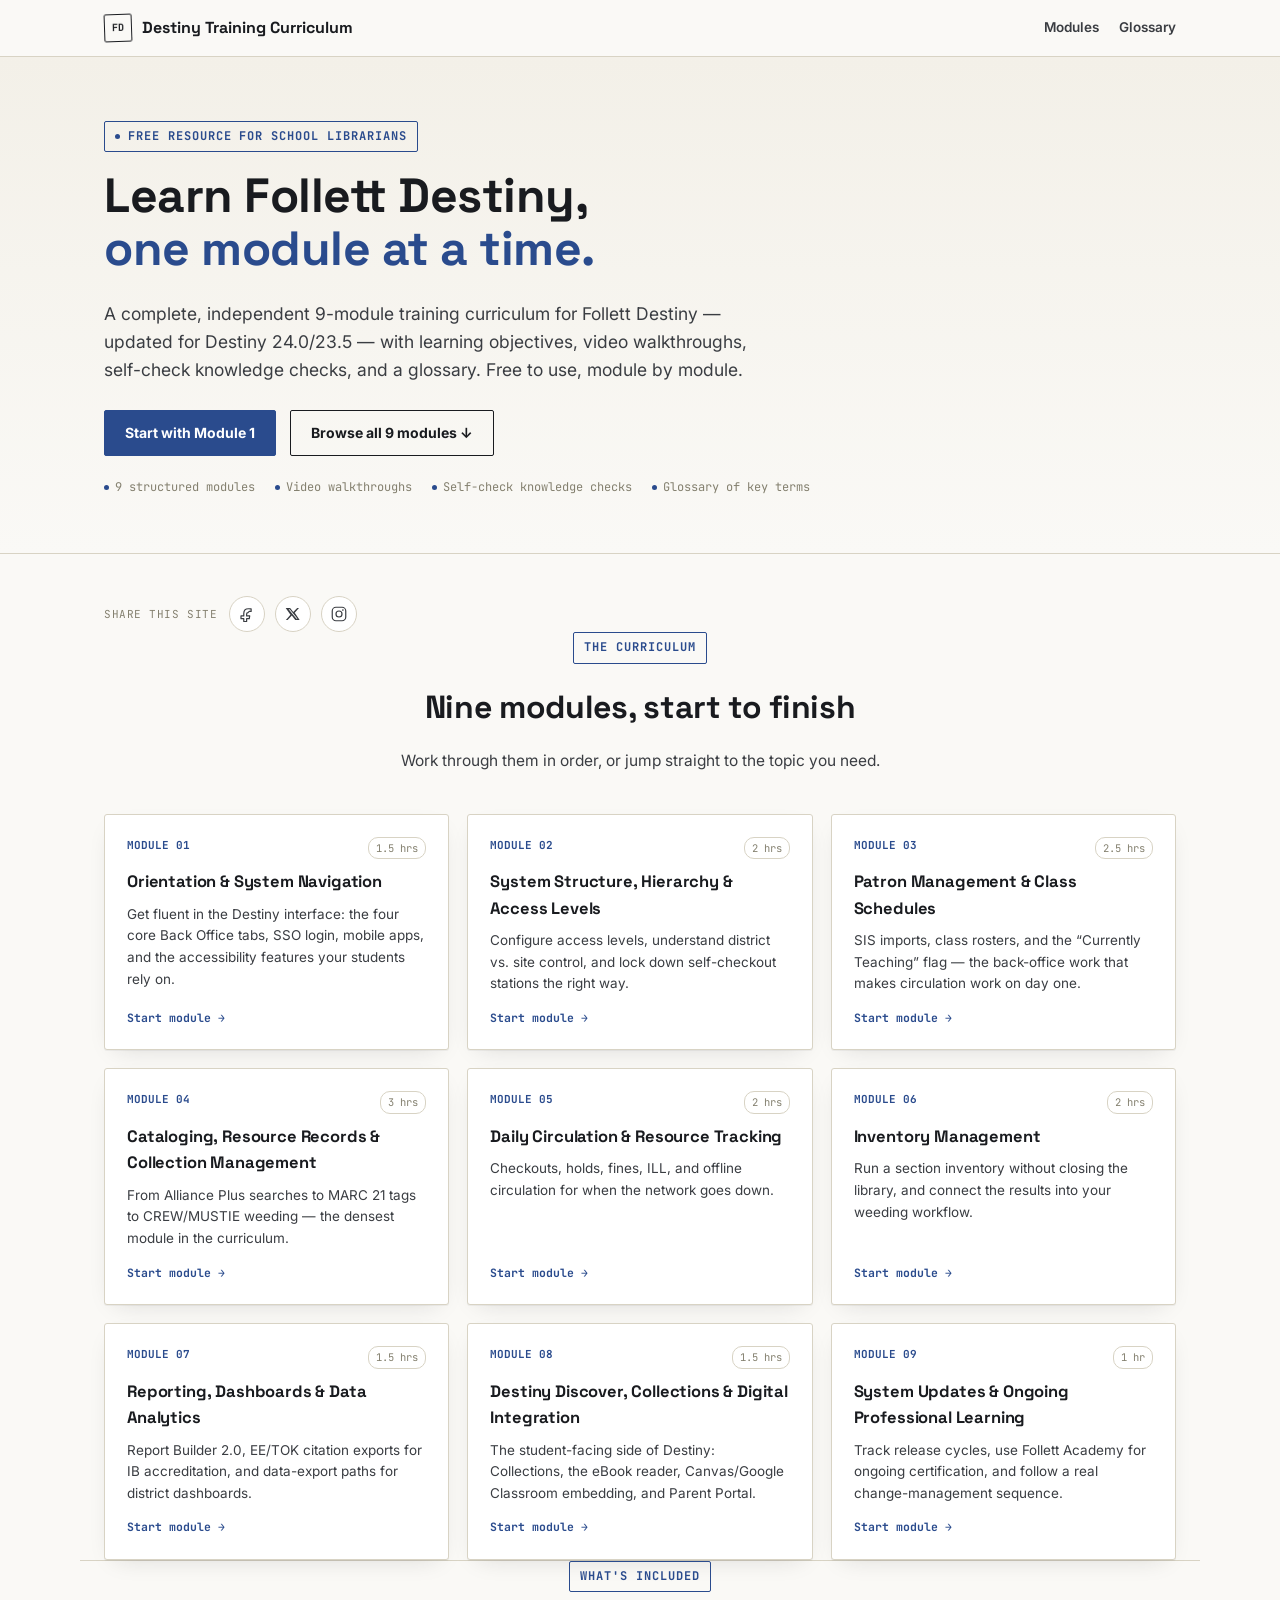
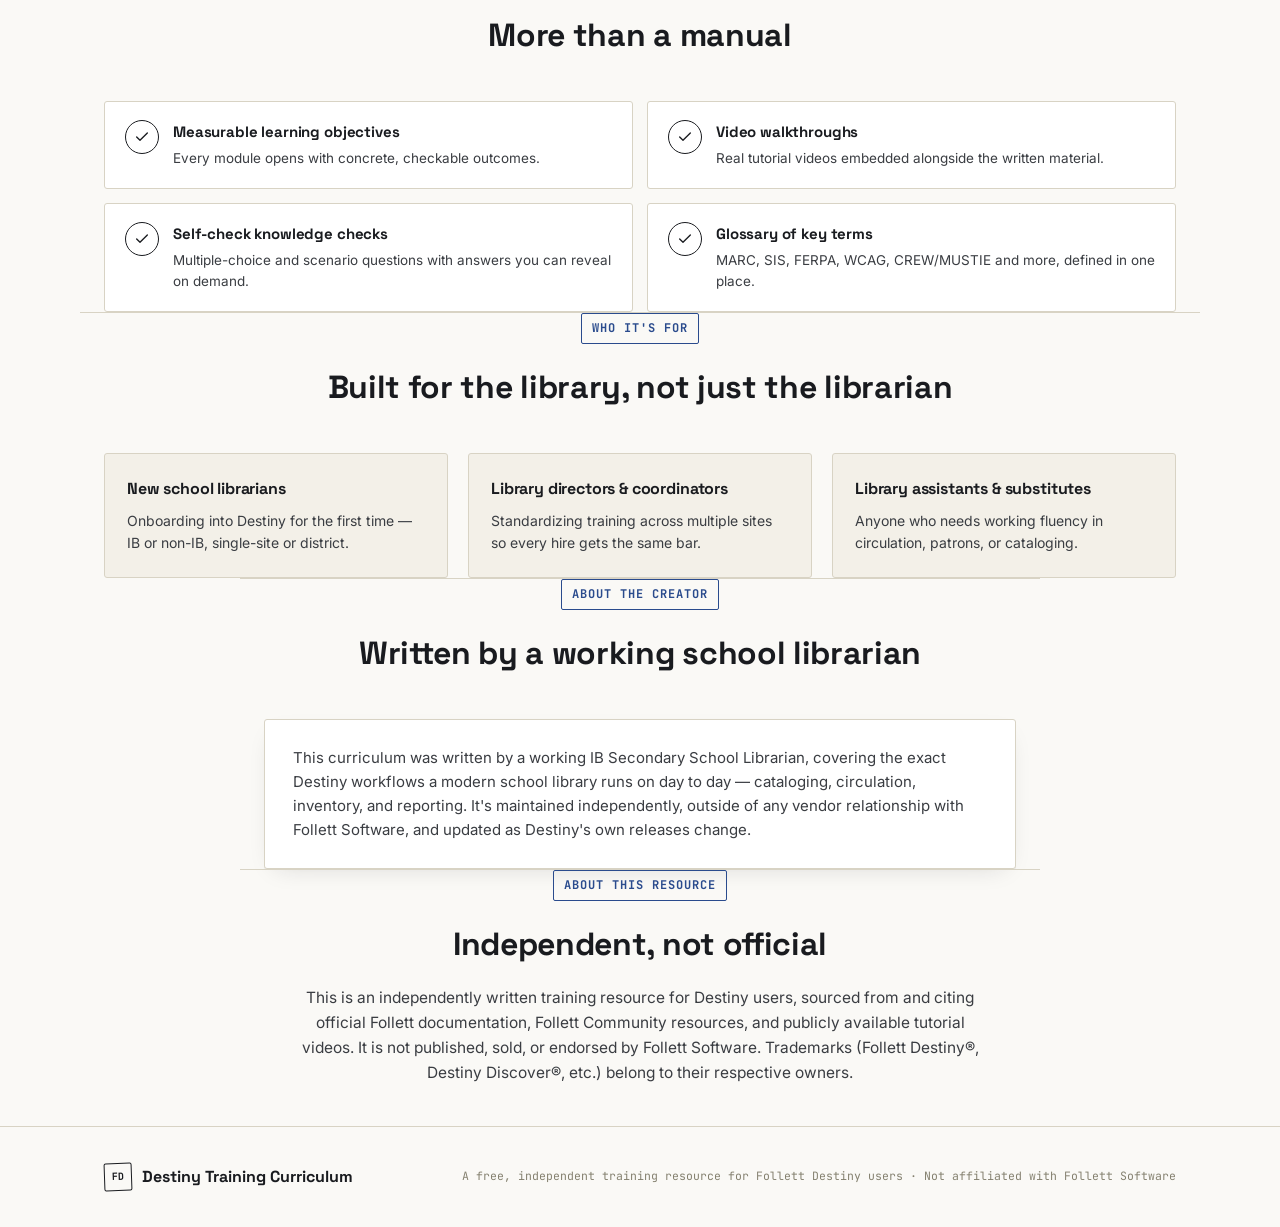
<file: index.html>
<!DOCTYPE html>
<html lang="en">
<head>
<meta charset="UTF-8">
<meta name="viewport" content="width=device-width, initial-scale=1.0">
<title>Follett Destiny LMS Training Curriculum — Free Resource for School Librarians</title>
<meta name="description" content="A free, independent 9-module Follett Destiny training curriculum for school librarians, updated for Destiny 24.0/23.5.">
<link rel="canonical" href="https://allenvincentlucas.github.io/learn-destiny-lms/index.html">

<!-- Favicons -->
<link rel="icon" href="favicon.ico" sizes="any">
<link rel="icon" type="image/png" sizes="32x32" href="favicon-32.png">
<link rel="icon" type="image/png" sizes="16x16" href="favicon-16.png">
<link rel="apple-touch-icon" sizes="180x180" href="apple-touch-icon.png">

<!-- Open Graph -->
<meta property="og:type" content="website">
<meta property="og:site_name" content="Destiny Training Curriculum">
<meta property="og:title" content="Follett Destiny LMS Training Curriculum — Free Resource for School Librarians">
<meta property="og:description" content="A free, independent 9-module Follett Destiny training curriculum for school librarians, updated for Destiny 24.0/23.5.">
<meta property="og:url" content="https://allenvincentlucas.github.io/learn-destiny-lms/index.html">
<meta property="og:image" content="https://allenvincentlucas.github.io/learn-destiny-lms/assets/img/og/home.png">
<meta property="og:image:width" content="1200">
<meta property="og:image:height" content="630">

<!-- Twitter Card -->
<meta name="twitter:card" content="summary_large_image">
<meta name="twitter:title" content="Follett Destiny LMS Training Curriculum — Free Resource for School Librarians">
<meta name="twitter:description" content="A free, independent 9-module Follett Destiny training curriculum for school librarians, updated for Destiny 24.0/23.5.">
<meta name="twitter:image" content="https://allenvincentlucas.github.io/learn-destiny-lms/assets/img/og/home.png">

<link rel="preconnect" href="https://fonts.googleapis.com">
<link rel="preconnect" href="https://fonts.gstatic.com" crossorigin>
<link href="https://fonts.googleapis.com/css2?family=Space+Grotesk:wght@500;600;700&family=Inter:wght@400;500;600;700&family=JetBrains+Mono:wght@400;500;700&display=swap" rel="stylesheet">
<link rel="stylesheet" href="assets/css/style.css">
</head>
<body>
<div class="topbar">
  <div class="topbar-inner">
    <a class="brand" href="index.html"><span class="brand-mark">FD</span> Destiny Training Curriculum</a>
    <nav>
      <a href="index.html#modules">Modules</a>
      <a href="glossary.html">Glossary</a>
    </nav>
  </div>
</div>
<header class="hero">
  <div class="wrap">
    <span class="eyebrow"><span class="dot"></span>Free resource for school librarians</span>
    <h1>Learn Follett Destiny,<br><em>one module at a time.</em></h1>
    <p class="lede">A complete, independent 9-module training curriculum for Follett Destiny &mdash; updated for Destiny 24.0/23.5 &mdash; with learning objectives, video walkthroughs, self-check knowledge checks, and a glossary. Free to use, module by module.</p>
    <div class="hero-ctas">
      <a href="modules/module-1.html" class="btn btn-primary">Start with Module 1</a>
      <a href="#modules" class="btn btn-ghost">Browse all 9 modules &darr;</a>
    </div>
    <div class="hero-meta">
      <span><span class="dot"></span>9 structured modules</span>
      <span><span class="dot"></span>Video walkthroughs</span>
      <span><span class="dot"></span>Self-check knowledge checks</span>
      <span><span class="dot"></span>Glossary of key terms</span>
    </div>
  </div>
</header><div class="wrap" style="padding-top:22px;"><div class="share-bar">
  <span class="share-label mono">Share this site</span>
  <a class="share-btn share-fb" href="https://www.facebook.com/sharer/sharer.php?u=https%3A%2F%2Fallenvincentlucas.github.io%2Flearn-destiny-lms%2Findex.html" target="_blank" rel="noopener noreferrer" aria-label="Share on Facebook" title="Share on Facebook">
    <svg width="18" height="18" viewBox="0 0 24 24" fill="none"><path d="M15 8.5h2.5V5.2c-.43-.06-1.93-.2-3.67-.2-3.64 0-6.13 2.29-6.13 6.49v3.06H4v3.7h3.7V22h3.8v-3.75h3.55l.56-3.7h-4.1v-2.56c0-1.07.29-1.8 1.83-1.8Z" stroke="currentColor" stroke-width="1.6" stroke-linejoin="round"/></svg>
  </a>
  <a class="share-btn share-x" href="https://twitter.com/intent/tweet?url=https%3A%2F%2Fallenvincentlucas.github.io%2Flearn-destiny-lms%2Findex.html&text=Follett%20Destiny%20LMS%20Training%20Curriculum%20%E2%80%94%20Free%20Resource%20for%20School%20Librarians" target="_blank" rel="noopener noreferrer" aria-label="Share on X" title="Share on X">
    <svg width="16" height="16" viewBox="0 0 24 24" fill="none"><path d="M18.3 3H21l-6.4 7.3L22 21h-6.6l-5.2-6.6L4 21H1.3l6.9-7.8L1 3h6.7l4.7 6.1L18.3 3Zm-1.1 16.2h1.5L7 4.7H5.4l11.8 14.5Z" fill="currentColor"/></svg>
  </a>
  <button class="share-btn share-ig" type="button" data-share-url="https://allenvincentlucas.github.io/learn-destiny-lms/index.html" onclick="shareInstagram(this)" aria-label="Copy link for Instagram" title="Copy link for Instagram">
    <svg width="18" height="18" viewBox="0 0 24 24" fill="none"><rect x="3" y="3" width="18" height="18" rx="5" stroke="currentColor" stroke-width="1.6"/><circle cx="12" cy="12" r="4" stroke="currentColor" stroke-width="1.6"/><circle cx="17.2" cy="6.8" r="1.1" fill="currentColor"/></svg>
  </button>
  <span class="share-toast" role="status" aria-live="polite">Link copied &mdash; paste it into your Instagram Story or post.</span>
</div>
<script>
function shareInstagram(btn) {
  var url = btn.getAttribute('data-share-url');
  var toast = btn.parentElement.querySelector('.share-toast');
  function showToast() {
    toast.classList.add('show');
    setTimeout(function(){ toast.classList.remove('show'); }, 2800);
  }
  if (navigator.clipboard && navigator.clipboard.writeText) {
    navigator.clipboard.writeText(url).then(showToast, showToast);
  } else {
    var ta = document.createElement('textarea');
    ta.value = url; document.body.appendChild(ta); ta.select();
    try { document.execCommand('copy'); } catch(e) {}
    document.body.removeChild(ta);
    showToast();
  }
}
</script>
</div><section class="wrap" id="modules">
  <div class="section-head">
    <span class="eyebrow">The curriculum</span>
    <h2>Nine modules, start to finish</h2>
    <p>Work through them in order, or jump straight to the topic you need.</p>
  </div>
  <div class="module-grid">
    <a class="module-card" href="modules/module-1.html">
  <div class="mc-top"><span class="mc-num mono">MODULE 01</span><span class="mc-time">1.5 hrs</span></div>
  <h3>Orientation &amp; System Navigation</h3>
  <p>Get fluent in the Destiny interface: the four core Back Office tabs, SSO login, mobile apps, and the accessibility features your students rely on.</p>
  <span class="mc-cta">Start module &rarr;</span>
</a><a class="module-card" href="modules/module-2.html">
  <div class="mc-top"><span class="mc-num mono">MODULE 02</span><span class="mc-time">2 hrs</span></div>
  <h3>System Structure, Hierarchy &amp; Access Levels</h3>
  <p>Configure access levels, understand district vs. site control, and lock down self-checkout stations the right way.</p>
  <span class="mc-cta">Start module &rarr;</span>
</a><a class="module-card" href="modules/module-3.html">
  <div class="mc-top"><span class="mc-num mono">MODULE 03</span><span class="mc-time">2.5 hrs</span></div>
  <h3>Patron Management &amp; Class Schedules</h3>
  <p>SIS imports, class rosters, and the “Currently Teaching” flag — the back-office work that makes circulation work on day one.</p>
  <span class="mc-cta">Start module &rarr;</span>
</a><a class="module-card" href="modules/module-4.html">
  <div class="mc-top"><span class="mc-num mono">MODULE 04</span><span class="mc-time">3 hrs</span></div>
  <h3>Cataloging, Resource Records &amp; Collection Management</h3>
  <p>From Alliance Plus searches to MARC 21 tags to CREW/MUSTIE weeding — the densest module in the curriculum.</p>
  <span class="mc-cta">Start module &rarr;</span>
</a><a class="module-card" href="modules/module-5.html">
  <div class="mc-top"><span class="mc-num mono">MODULE 05</span><span class="mc-time">2 hrs</span></div>
  <h3>Daily Circulation &amp; Resource Tracking</h3>
  <p>Checkouts, holds, fines, ILL, and offline circulation for when the network goes down.</p>
  <span class="mc-cta">Start module &rarr;</span>
</a><a class="module-card" href="modules/module-6.html">
  <div class="mc-top"><span class="mc-num mono">MODULE 06</span><span class="mc-time">2 hrs</span></div>
  <h3>Inventory Management</h3>
  <p>Run a section inventory without closing the library, and connect the results into your weeding workflow.</p>
  <span class="mc-cta">Start module &rarr;</span>
</a><a class="module-card" href="modules/module-7.html">
  <div class="mc-top"><span class="mc-num mono">MODULE 07</span><span class="mc-time">1.5 hrs</span></div>
  <h3>Reporting, Dashboards &amp; Data Analytics</h3>
  <p>Report Builder 2.0, EE/TOK citation exports for IB accreditation, and data-export paths for district dashboards.</p>
  <span class="mc-cta">Start module &rarr;</span>
</a><a class="module-card" href="modules/module-8.html">
  <div class="mc-top"><span class="mc-num mono">MODULE 08</span><span class="mc-time">1.5 hrs</span></div>
  <h3>Destiny Discover, Collections &amp; Digital Integration</h3>
  <p>The student-facing side of Destiny: Collections, the eBook reader, Canvas/Google Classroom embedding, and Parent Portal.</p>
  <span class="mc-cta">Start module &rarr;</span>
</a><a class="module-card" href="modules/module-9.html">
  <div class="mc-top"><span class="mc-num mono">MODULE 09</span><span class="mc-time">1 hr</span></div>
  <h3>System Updates &amp; Ongoing Professional Learning</h3>
  <p>Track release cycles, use Follett Academy for ongoing certification, and follow a real change-management sequence.</p>
  <span class="mc-cta">Start module &rarr;</span>
</a>
  </div>
</section><section class="wrap" style="border-top:1px solid var(--stone-line);">
  <div class="section-head">
    <span class="eyebrow">What's included</span>
    <h2>More than a manual</h2>
  </div>
  <div class="included-grid">
    <div class="included-item"><div class="ii-icon"><svg width="16" height="16" viewBox="0 0 24 24" fill="none"><path d="M4 12l5 5L20 6" stroke="#191B1F" stroke-width="2" stroke-linecap="round" stroke-linejoin="round"/></svg></div><div><h4>Measurable learning objectives</h4><p>Every module opens with concrete, checkable outcomes.</p></div></div>
    <div class="included-item"><div class="ii-icon"><svg width="16" height="16" viewBox="0 0 24 24" fill="none"><path d="M4 12l5 5L20 6" stroke="#191B1F" stroke-width="2" stroke-linecap="round" stroke-linejoin="round"/></svg></div><div><h4>Video walkthroughs</h4><p>Real tutorial videos embedded alongside the written material.</p></div></div>
    <div class="included-item"><div class="ii-icon"><svg width="16" height="16" viewBox="0 0 24 24" fill="none"><path d="M4 12l5 5L20 6" stroke="#191B1F" stroke-width="2" stroke-linecap="round" stroke-linejoin="round"/></svg></div><div><h4>Self-check knowledge checks</h4><p>Multiple-choice and scenario questions with answers you can reveal on demand.</p></div></div>
    <div class="included-item"><div class="ii-icon"><svg width="16" height="16" viewBox="0 0 24 24" fill="none"><path d="M4 12l5 5L20 6" stroke="#191B1F" stroke-width="2" stroke-linecap="round" stroke-linejoin="round"/></svg></div><div><h4>Glossary of key terms</h4><p>MARC, SIS, FERPA, WCAG, CREW/MUSTIE and more, defined in one place.</p></div></div>
  </div>
</section><section class="wrap" style="border-top:1px solid var(--stone-line);">
  <div class="section-head">
    <span class="eyebrow">Who it's for</span>
    <h2>Built for the library, not just the librarian</h2>
  </div>
  <div class="who-grid">
    <div class="who-card"><h3>New school librarians</h3><p>Onboarding into Destiny for the first time &mdash; IB or non-IB, single-site or district.</p></div>
    <div class="who-card"><h3>Library directors &amp; coordinators</h3><p>Standardizing training across multiple sites so every hire gets the same bar.</p></div>
    <div class="who-card"><h3>Library assistants &amp; substitutes</h3><p>Anyone who needs working fluency in circulation, patrons, or cataloging.</p></div>
  </div>
</section><section class="wrap-narrow" style="border-top:1px solid var(--stone-line);">
  <div class="section-head">
    <span class="eyebrow">About the creator</span>
    <h2>Written by a working school librarian</h2>
  </div>
  <div style="background:#fff;border:1px solid var(--stone-line);border-radius:var(--radius);padding:26px 28px;box-shadow:var(--card-shadow);">
    <p style="color:var(--ink-soft);font-size:15px;margin:0;">This curriculum was written by a working IB Secondary School Librarian, covering the exact Destiny workflows a modern school library runs on day to day &mdash; cataloging, circulation, inventory, and reporting. It's maintained independently, outside of any vendor relationship with Follett Software, and updated as Destiny's own releases change.</p>
  </div>
</section>

<section class="wrap-narrow" style="border-top:1px solid var(--stone-line);">
  <div class="section-head">
    <span class="eyebrow">About this resource</span>
    <h2>Independent, not official</h2>
    <p>This is an independently written training resource for Destiny users, sourced from and citing official Follett documentation, Follett Community resources, and publicly available tutorial videos. It is not published, sold, or endorsed by Follett Software. Trademarks (Follett Destiny&reg;, Destiny Discover&reg;, etc.) belong to their respective owners.</p>
  </div>
</section><footer>
  <div class="wrap footer-inner">
    <a class="brand" href="index.html"><span class="brand-mark">FD</span> Destiny Training Curriculum</a>
    <div class="fmeta">A free, independent training resource for Follett Destiny users &middot; Not affiliated with Follett Software</div>
  </div>
</footer>
</body>
</html>
</file>
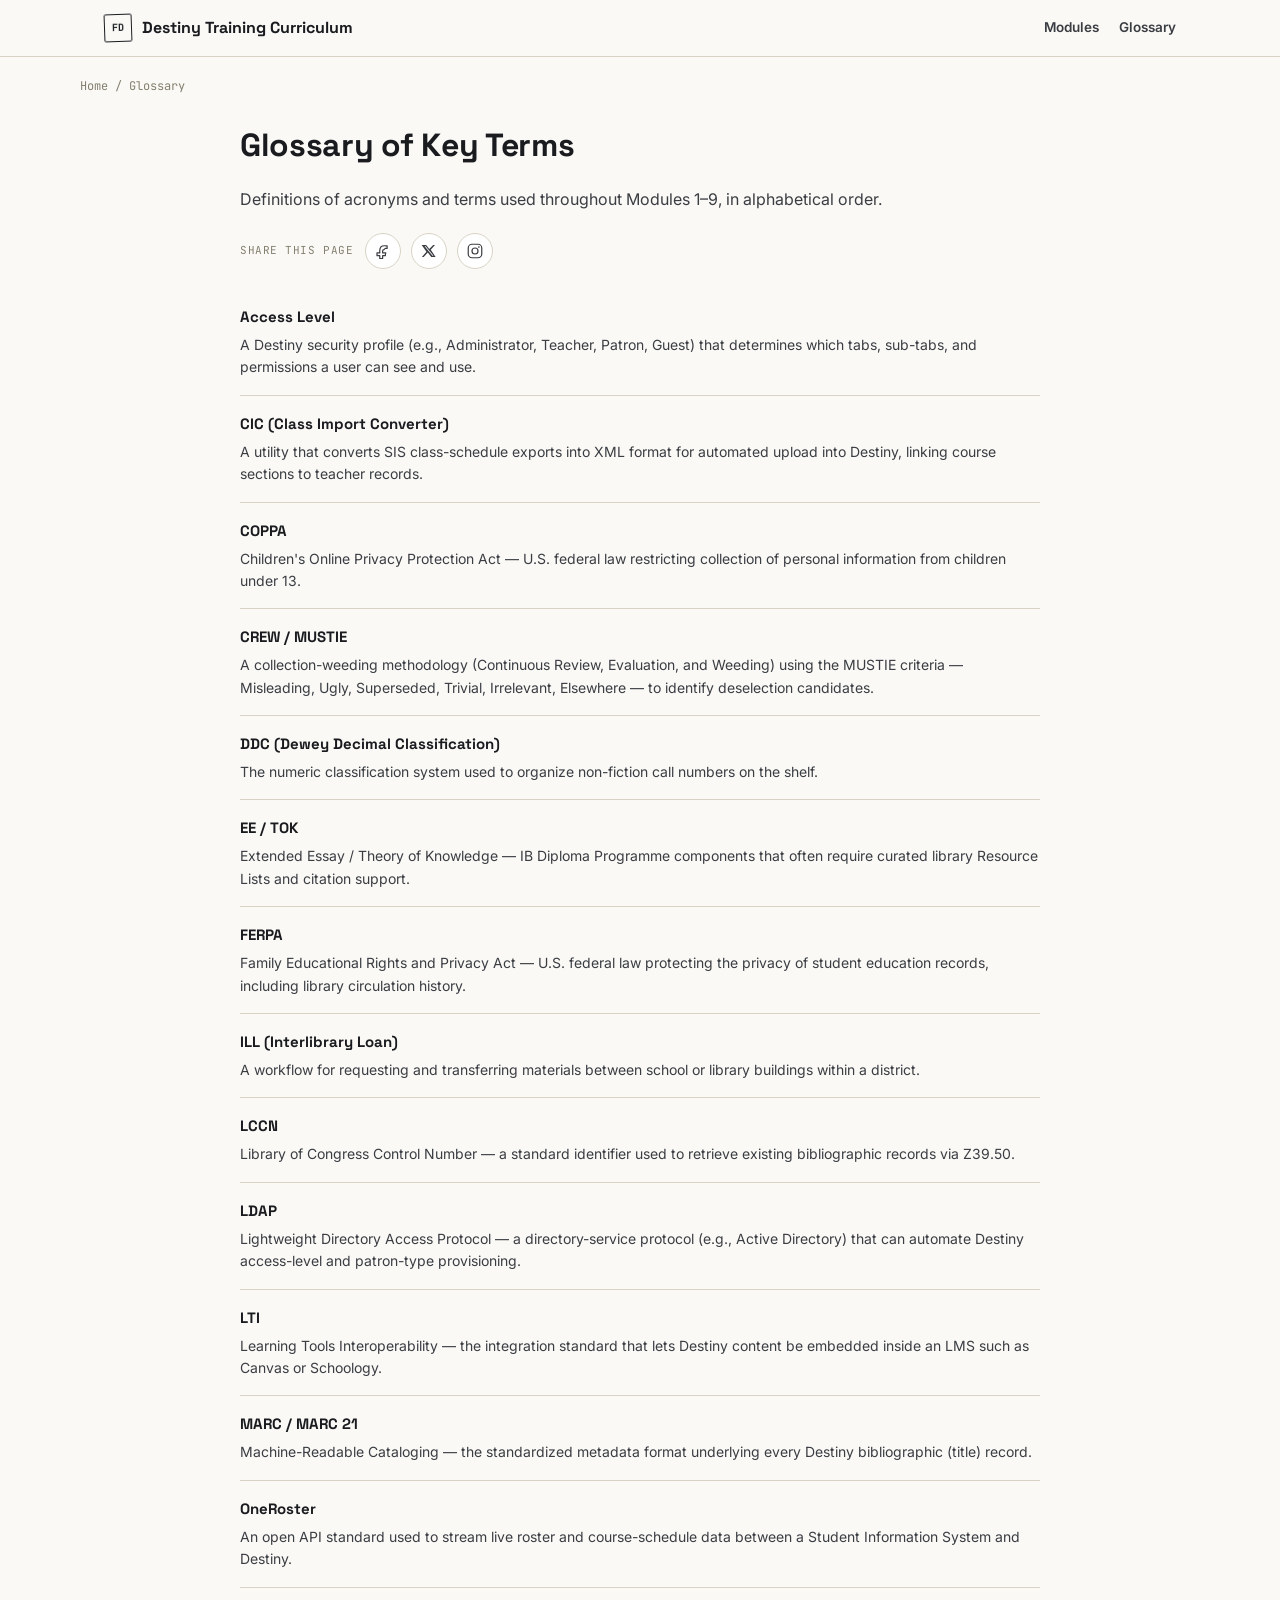
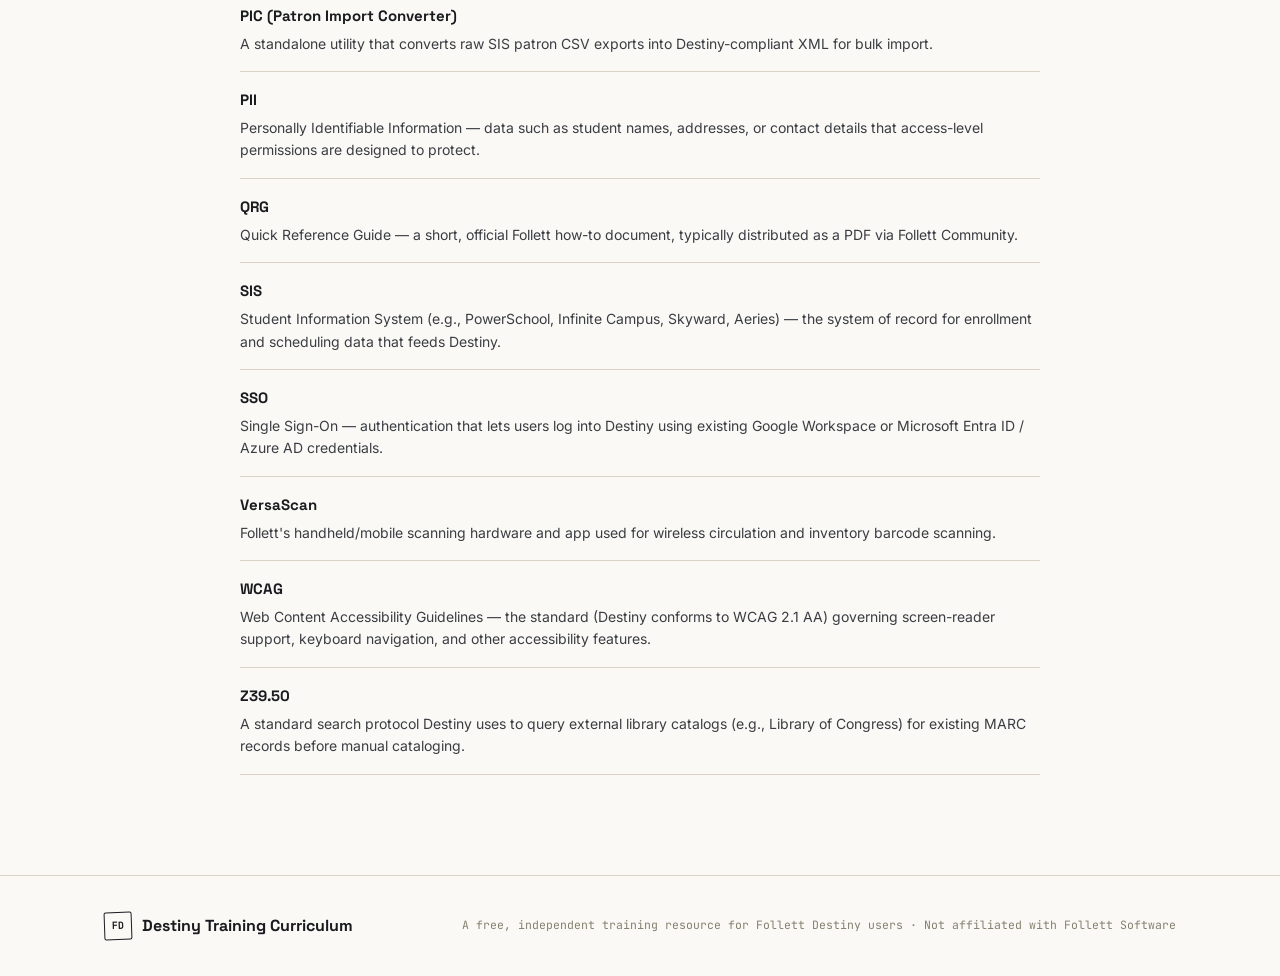
<file: glossary.html>
<!DOCTYPE html>
<html lang="en">
<head>
<meta charset="UTF-8">
<meta name="viewport" content="width=device-width, initial-scale=1.0">
<title>Glossary of Key Terms — Destiny Training Curriculum</title>
<meta name="description" content="Definitions of acronyms and terms used throughout the Follett Destiny training curriculum.">
<link rel="canonical" href="https://allenvincentlucas.github.io/learn-destiny-lms/glossary.html">

<!-- Favicons -->
<link rel="icon" href="favicon.ico" sizes="any">
<link rel="icon" type="image/png" sizes="32x32" href="favicon-32.png">
<link rel="icon" type="image/png" sizes="16x16" href="favicon-16.png">
<link rel="apple-touch-icon" sizes="180x180" href="apple-touch-icon.png">

<!-- Open Graph -->
<meta property="og:type" content="website">
<meta property="og:site_name" content="Destiny Training Curriculum">
<meta property="og:title" content="Glossary of Key Terms — Destiny Training Curriculum">
<meta property="og:description" content="Definitions of acronyms and terms used throughout the Follett Destiny training curriculum.">
<meta property="og:url" content="https://allenvincentlucas.github.io/learn-destiny-lms/glossary.html">
<meta property="og:image" content="https://allenvincentlucas.github.io/learn-destiny-lms/assets/img/og/home.png">
<meta property="og:image:width" content="1200">
<meta property="og:image:height" content="630">

<!-- Twitter Card -->
<meta name="twitter:card" content="summary_large_image">
<meta name="twitter:title" content="Glossary of Key Terms — Destiny Training Curriculum">
<meta name="twitter:description" content="Definitions of acronyms and terms used throughout the Follett Destiny training curriculum.">
<meta name="twitter:image" content="https://allenvincentlucas.github.io/learn-destiny-lms/assets/img/og/home.png">

<link rel="preconnect" href="https://fonts.googleapis.com">
<link rel="preconnect" href="https://fonts.gstatic.com" crossorigin>
<link href="https://fonts.googleapis.com/css2?family=Space+Grotesk:wght@500;600;700&family=Inter:wght@400;500;600;700&family=JetBrains+Mono:wght@400;500;700&display=swap" rel="stylesheet">
<link rel="stylesheet" href="assets/css/style.css">
</head>
<body>
<div class="topbar">
  <div class="topbar-inner">
    <a class="brand" href="index.html"><span class="brand-mark">FD</span> Destiny Training Curriculum</a>
    <nav>
      <a href="index.html#modules">Modules</a>
      <a href="glossary.html">Glossary</a>
    </nav>
  </div>
</div>
<div class="wrap breadcrumb"><a href="index.html">Home</a> / Glossary</div><div class="wrap-narrow" style="padding:24px 0 60px;">
  <h1>Glossary of Key Terms</h1>
  <p style="color:var(--ink-soft);">Definitions of acronyms and terms used throughout Modules 1&ndash;9, in alphabetical order.</p><div class="share-bar">
  <span class="share-label mono">Share this page</span>
  <a class="share-btn share-fb" href="https://www.facebook.com/sharer/sharer.php?u=https%3A%2F%2Fallenvincentlucas.github.io%2Flearn-destiny-lms%2Fglossary.html" target="_blank" rel="noopener noreferrer" aria-label="Share on Facebook" title="Share on Facebook">
    <svg width="18" height="18" viewBox="0 0 24 24" fill="none"><path d="M15 8.5h2.5V5.2c-.43-.06-1.93-.2-3.67-.2-3.64 0-6.13 2.29-6.13 6.49v3.06H4v3.7h3.7V22h3.8v-3.75h3.55l.56-3.7h-4.1v-2.56c0-1.07.29-1.8 1.83-1.8Z" stroke="currentColor" stroke-width="1.6" stroke-linejoin="round"/></svg>
  </a>
  <a class="share-btn share-x" href="https://twitter.com/intent/tweet?url=https%3A%2F%2Fallenvincentlucas.github.io%2Flearn-destiny-lms%2Fglossary.html&text=Glossary%20of%20Key%20Terms%20%E2%80%94%20Destiny%20Training%20Curriculum" target="_blank" rel="noopener noreferrer" aria-label="Share on X" title="Share on X">
    <svg width="16" height="16" viewBox="0 0 24 24" fill="none"><path d="M18.3 3H21l-6.4 7.3L22 21h-6.6l-5.2-6.6L4 21H1.3l6.9-7.8L1 3h6.7l4.7 6.1L18.3 3Zm-1.1 16.2h1.5L7 4.7H5.4l11.8 14.5Z" fill="currentColor"/></svg>
  </a>
  <button class="share-btn share-ig" type="button" data-share-url="https://allenvincentlucas.github.io/learn-destiny-lms/glossary.html" onclick="shareInstagram(this)" aria-label="Copy link for Instagram" title="Copy link for Instagram">
    <svg width="18" height="18" viewBox="0 0 24 24" fill="none"><rect x="3" y="3" width="18" height="18" rx="5" stroke="currentColor" stroke-width="1.6"/><circle cx="12" cy="12" r="4" stroke="currentColor" stroke-width="1.6"/><circle cx="17.2" cy="6.8" r="1.1" fill="currentColor"/></svg>
  </button>
  <span class="share-toast" role="status" aria-live="polite">Link copied &mdash; paste it into your Instagram Story or post.</span>
</div>
<script>
function shareInstagram(btn) {
  var url = btn.getAttribute('data-share-url');
  var toast = btn.parentElement.querySelector('.share-toast');
  function showToast() {
    toast.classList.add('show');
    setTimeout(function(){ toast.classList.remove('show'); }, 2800);
  }
  if (navigator.clipboard && navigator.clipboard.writeText) {
    navigator.clipboard.writeText(url).then(showToast, showToast);
  } else {
    var ta = document.createElement('textarea');
    ta.value = url; document.body.appendChild(ta); ta.select();
    try { document.execCommand('copy'); } catch(e) {}
    document.body.removeChild(ta);
    showToast();
  }
}
</script>
<div class="glossary-list"><div class="glossary-item"><dt>Access Level</dt><dd>A Destiny security profile (e.g., Administrator, Teacher, Patron, Guest) that determines which tabs, sub-tabs, and permissions a user can see and use.</dd></div><div class="glossary-item"><dt>CIC (Class Import Converter)</dt><dd>A utility that converts SIS class-schedule exports into XML format for automated upload into Destiny, linking course sections to teacher records.</dd></div><div class="glossary-item"><dt>COPPA</dt><dd>Children&#x27;s Online Privacy Protection Act — U.S. federal law restricting collection of personal information from children under 13.</dd></div><div class="glossary-item"><dt>CREW / MUSTIE</dt><dd>A collection-weeding methodology (Continuous Review, Evaluation, and Weeding) using the MUSTIE criteria — Misleading, Ugly, Superseded, Trivial, Irrelevant, Elsewhere — to identify deselection candidates.</dd></div><div class="glossary-item"><dt>DDC (Dewey Decimal Classification)</dt><dd>The numeric classification system used to organize non-fiction call numbers on the shelf.</dd></div><div class="glossary-item"><dt>EE / TOK</dt><dd>Extended Essay / Theory of Knowledge — IB Diploma Programme components that often require curated library Resource Lists and citation support.</dd></div><div class="glossary-item"><dt>FERPA</dt><dd>Family Educational Rights and Privacy Act — U.S. federal law protecting the privacy of student education records, including library circulation history.</dd></div><div class="glossary-item"><dt>ILL (Interlibrary Loan)</dt><dd>A workflow for requesting and transferring materials between school or library buildings within a district.</dd></div><div class="glossary-item"><dt>LCCN</dt><dd>Library of Congress Control Number — a standard identifier used to retrieve existing bibliographic records via Z39.50.</dd></div><div class="glossary-item"><dt>LDAP</dt><dd>Lightweight Directory Access Protocol — a directory-service protocol (e.g., Active Directory) that can automate Destiny access-level and patron-type provisioning.</dd></div><div class="glossary-item"><dt>LTI</dt><dd>Learning Tools Interoperability — the integration standard that lets Destiny content be embedded inside an LMS such as Canvas or Schoology.</dd></div><div class="glossary-item"><dt>MARC / MARC 21</dt><dd>Machine-Readable Cataloging — the standardized metadata format underlying every Destiny bibliographic (title) record.</dd></div><div class="glossary-item"><dt>OneRoster</dt><dd>An open API standard used to stream live roster and course-schedule data between a Student Information System and Destiny.</dd></div><div class="glossary-item"><dt>PIC (Patron Import Converter)</dt><dd>A standalone utility that converts raw SIS patron CSV exports into Destiny-compliant XML for bulk import.</dd></div><div class="glossary-item"><dt>PII</dt><dd>Personally Identifiable Information — data such as student names, addresses, or contact details that access-level permissions are designed to protect.</dd></div><div class="glossary-item"><dt>QRG</dt><dd>Quick Reference Guide — a short, official Follett how-to document, typically distributed as a PDF via Follett Community.</dd></div><div class="glossary-item"><dt>SIS</dt><dd>Student Information System (e.g., PowerSchool, Infinite Campus, Skyward, Aeries) — the system of record for enrollment and scheduling data that feeds Destiny.</dd></div><div class="glossary-item"><dt>SSO</dt><dd>Single Sign-On — authentication that lets users log into Destiny using existing Google Workspace or Microsoft Entra ID / Azure AD credentials.</dd></div><div class="glossary-item"><dt>VersaScan</dt><dd>Follett&#x27;s handheld/mobile scanning hardware and app used for wireless circulation and inventory barcode scanning.</dd></div><div class="glossary-item"><dt>WCAG</dt><dd>Web Content Accessibility Guidelines — the standard (Destiny conforms to WCAG 2.1 AA) governing screen-reader support, keyboard navigation, and other accessibility features.</dd></div><div class="glossary-item"><dt>Z39.50</dt><dd>A standard search protocol Destiny uses to query external library catalogs (e.g., Library of Congress) for existing MARC records before manual cataloging.</dd></div></div></div><footer>
  <div class="wrap footer-inner">
    <a class="brand" href="index.html"><span class="brand-mark">FD</span> Destiny Training Curriculum</a>
    <div class="fmeta">A free, independent training resource for Follett Destiny users &middot; Not affiliated with Follett Software</div>
  </div>
</footer>
</body>
</html>
</file>
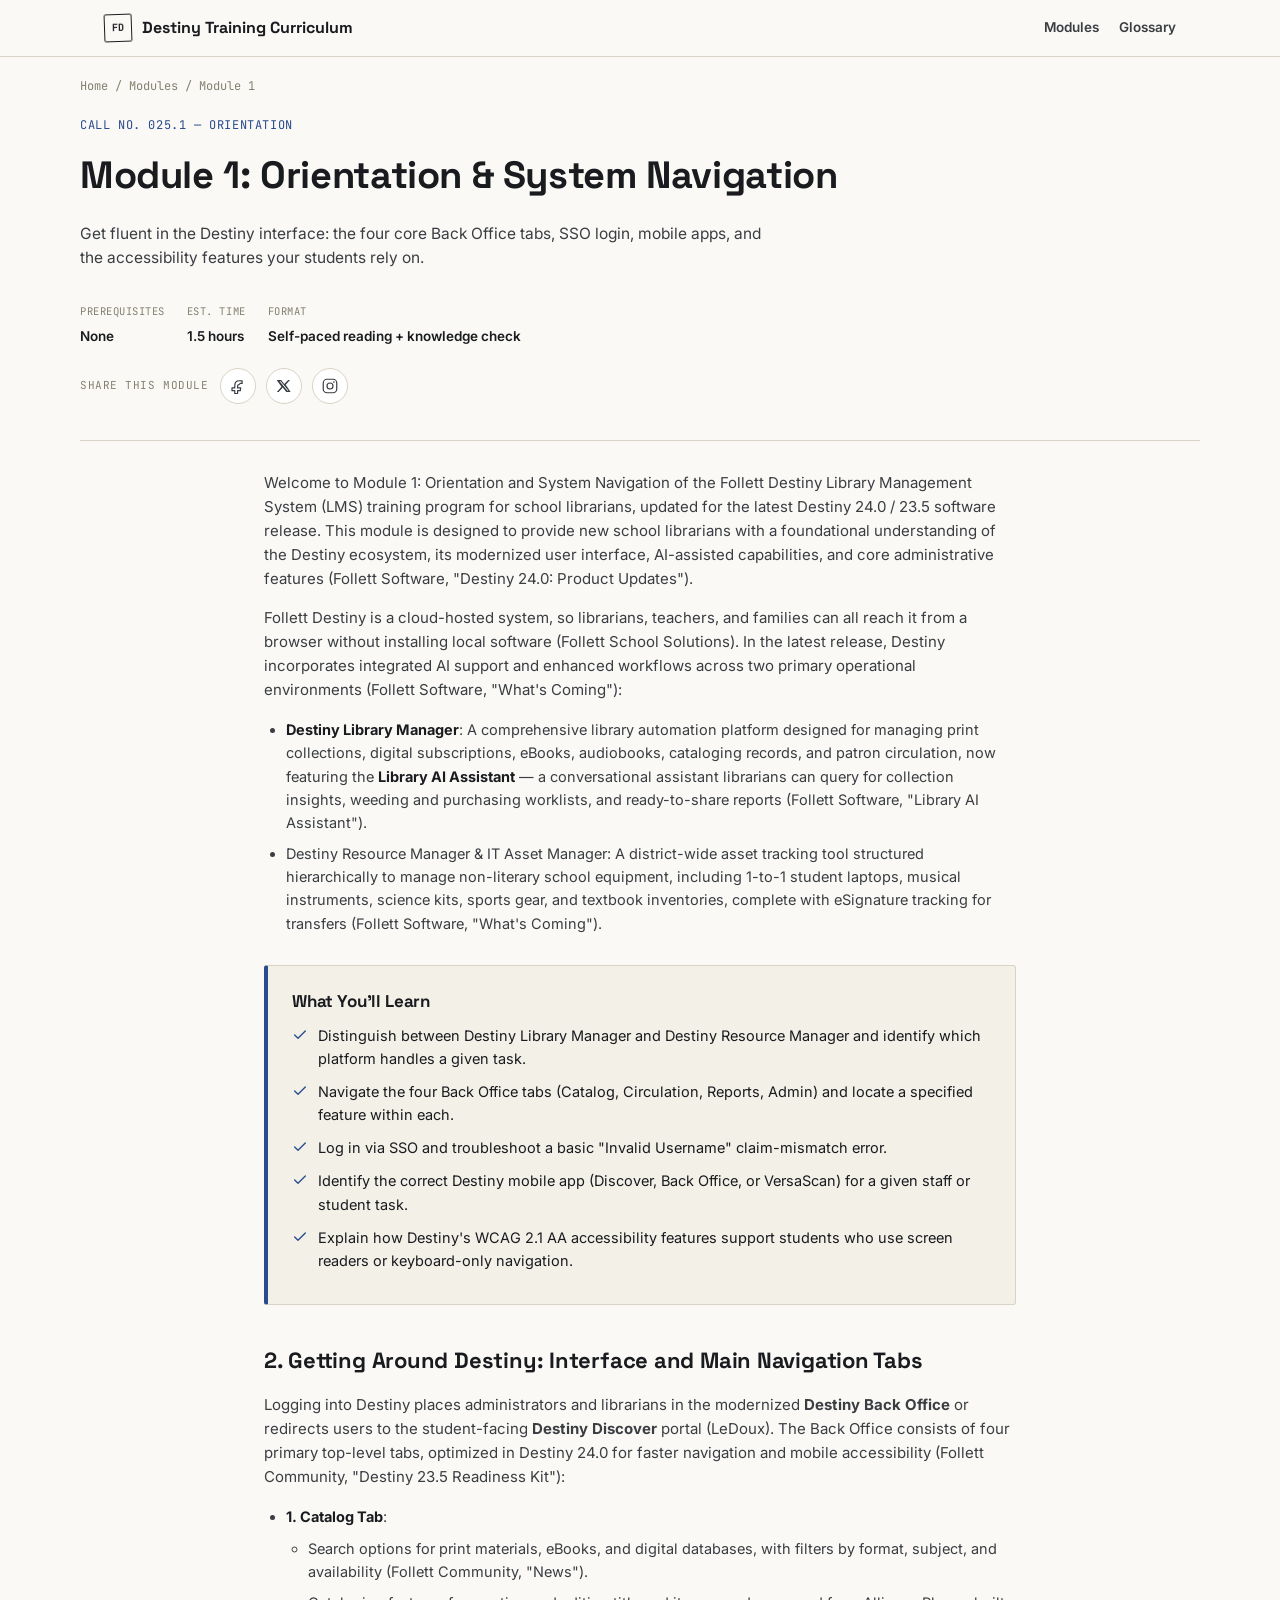
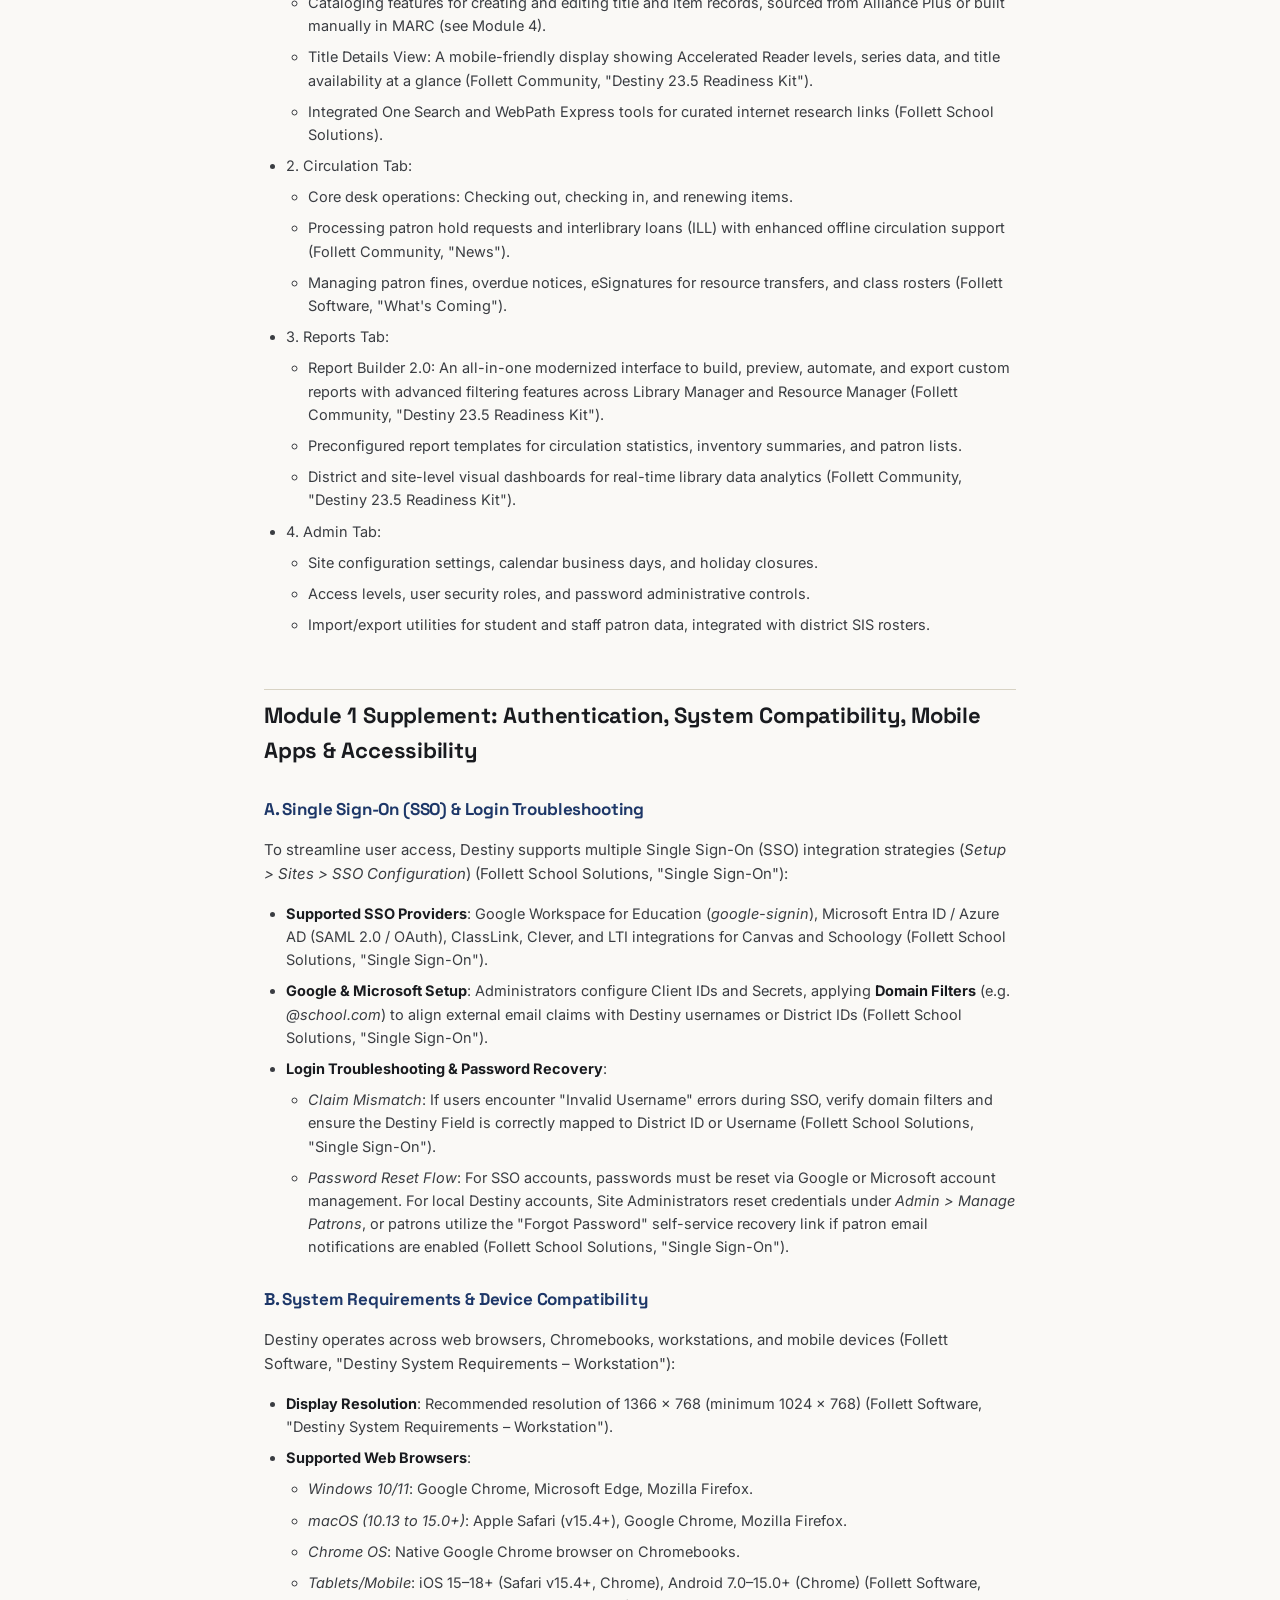
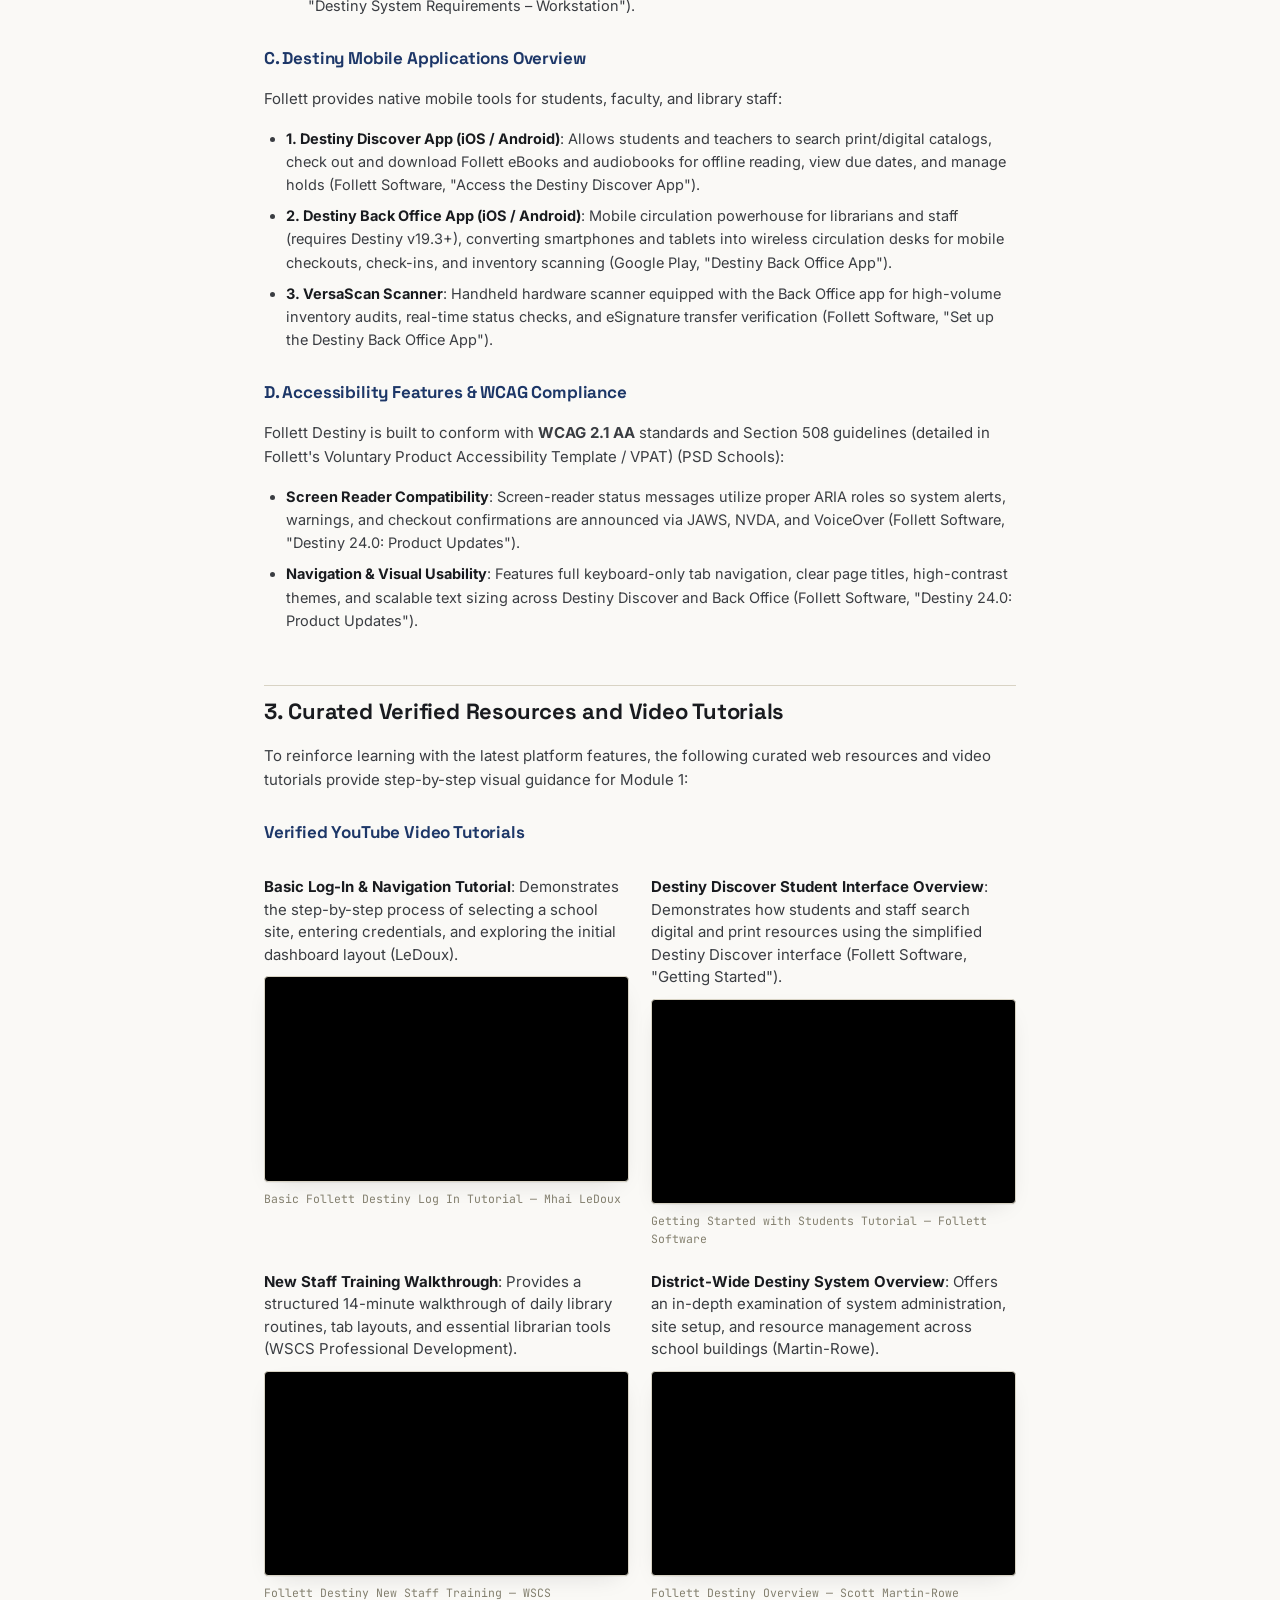
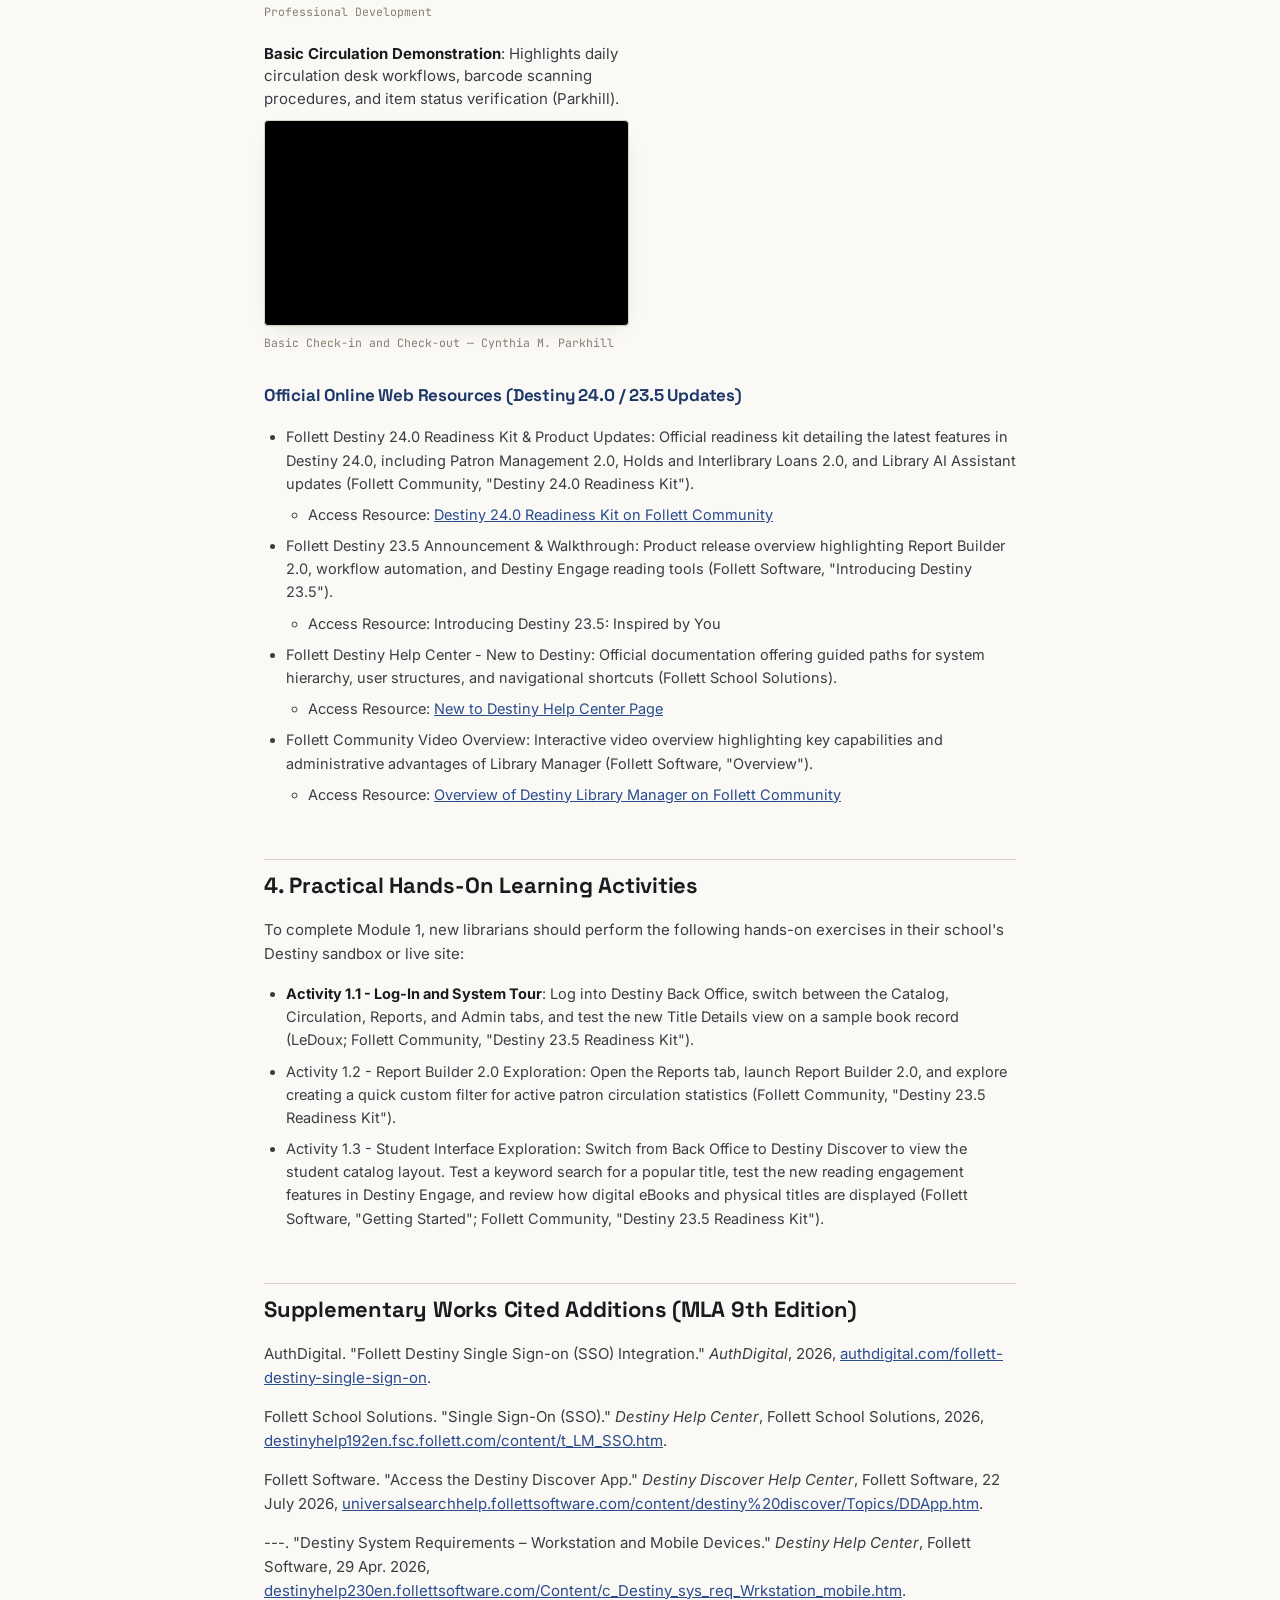
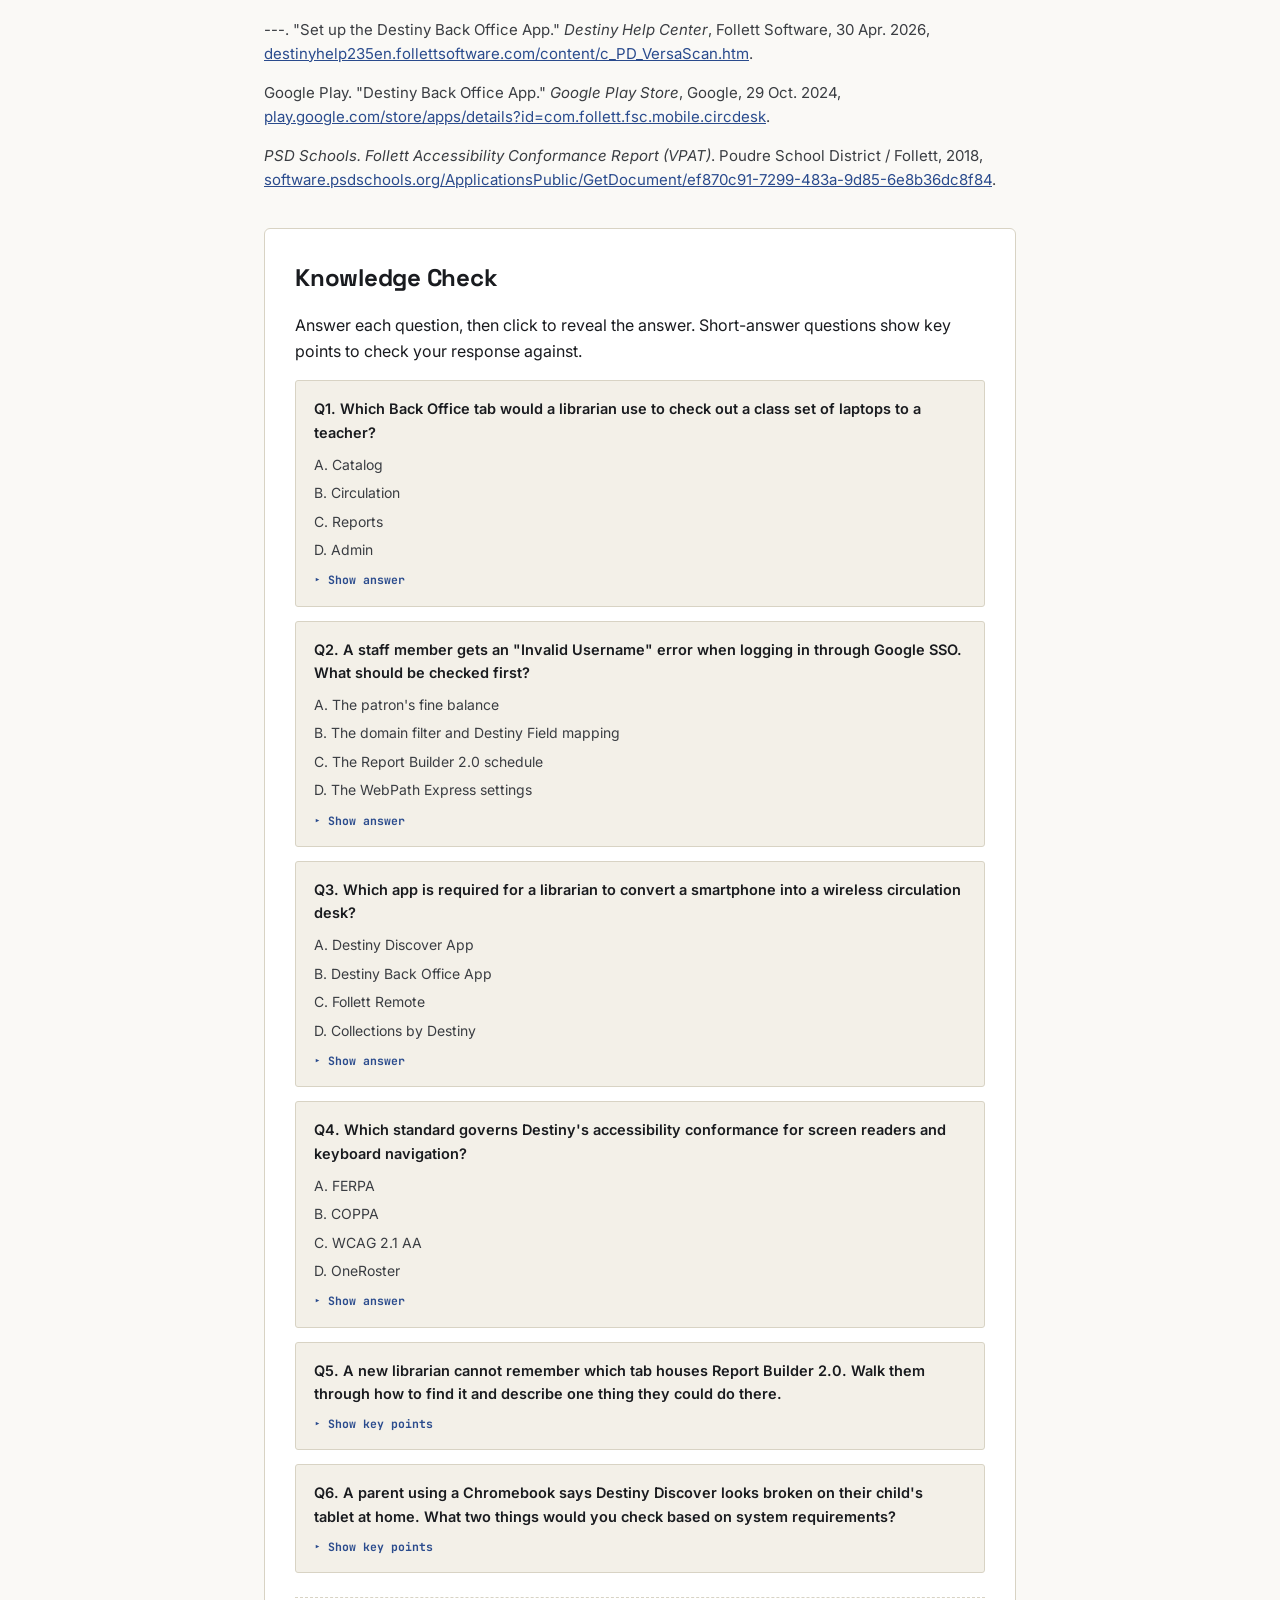
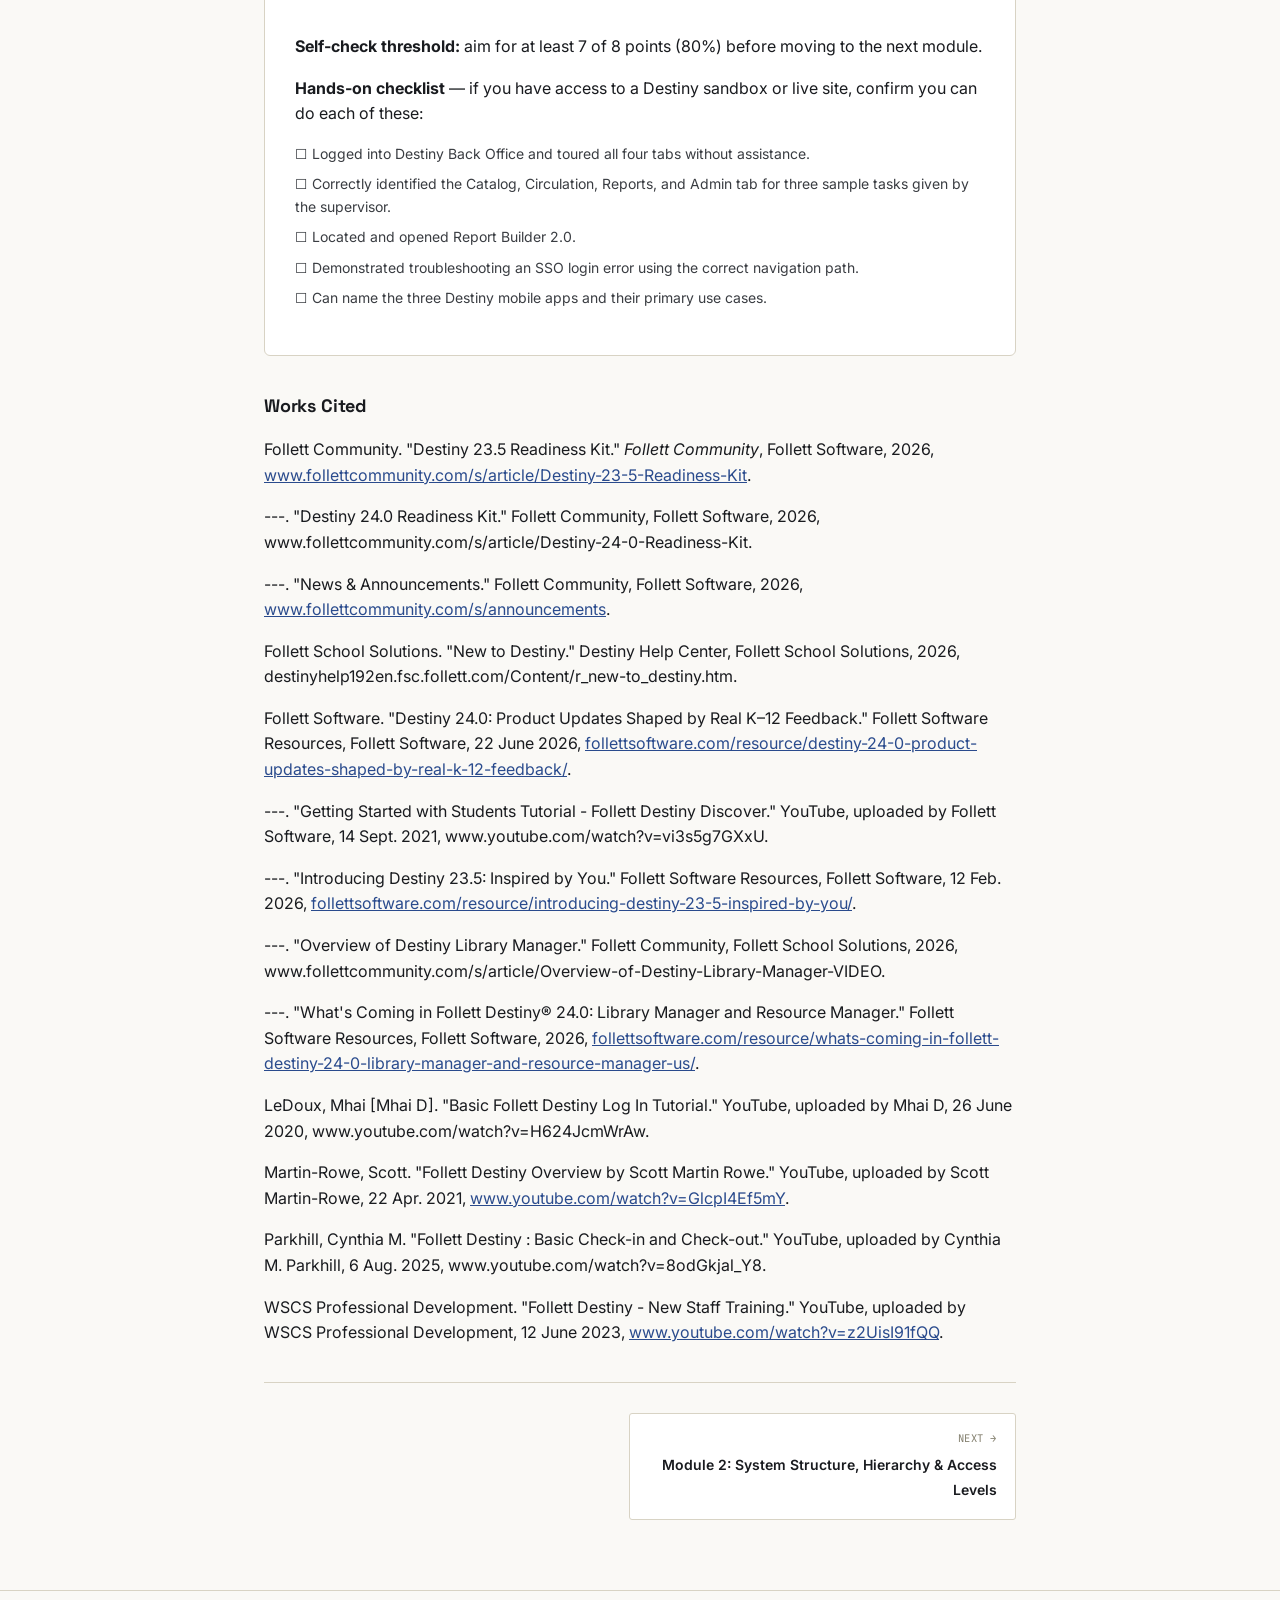
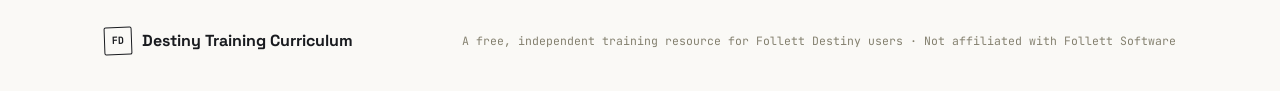
<file: modules/module-1.html>
<!DOCTYPE html>
<html lang="en">
<head>
<meta charset="UTF-8">
<meta name="viewport" content="width=device-width, initial-scale=1.0">
<title>Module 1: Orientation &amp; System Navigation — Destiny Training Curriculum</title>
<meta name="description" content="Get fluent in the Destiny interface: the four core Back Office tabs, SSO login, mobile apps, and the accessibility features your students rely on.">
<link rel="canonical" href="https://allenvincentlucas.github.io/learn-destiny-lms/modules/module-1.html">

<!-- Favicons -->
<link rel="icon" href="../favicon.ico" sizes="any">
<link rel="icon" type="image/png" sizes="32x32" href="../favicon-32.png">
<link rel="icon" type="image/png" sizes="16x16" href="../favicon-16.png">
<link rel="apple-touch-icon" sizes="180x180" href="../apple-touch-icon.png">

<!-- Open Graph -->
<meta property="og:type" content="website">
<meta property="og:site_name" content="Destiny Training Curriculum">
<meta property="og:title" content="Module 1: Orientation &amp; System Navigation — Destiny Training Curriculum">
<meta property="og:description" content="Get fluent in the Destiny interface: the four core Back Office tabs, SSO login, mobile apps, and the accessibility features your students rely on.">
<meta property="og:url" content="https://allenvincentlucas.github.io/learn-destiny-lms/modules/module-1.html">
<meta property="og:image" content="https://allenvincentlucas.github.io/learn-destiny-lms/assets/img/og/module-1.png">
<meta property="og:image:width" content="1200">
<meta property="og:image:height" content="630">

<!-- Twitter Card -->
<meta name="twitter:card" content="summary_large_image">
<meta name="twitter:title" content="Module 1: Orientation &amp; System Navigation — Destiny Training Curriculum">
<meta name="twitter:description" content="Get fluent in the Destiny interface: the four core Back Office tabs, SSO login, mobile apps, and the accessibility features your students rely on.">
<meta name="twitter:image" content="https://allenvincentlucas.github.io/learn-destiny-lms/assets/img/og/module-1.png">

<link rel="preconnect" href="https://fonts.googleapis.com">
<link rel="preconnect" href="https://fonts.gstatic.com" crossorigin>
<link href="https://fonts.googleapis.com/css2?family=Space+Grotesk:wght@500;600;700&family=Inter:wght@400;500;600;700&family=JetBrains+Mono:wght@400;500;700&display=swap" rel="stylesheet">
<link rel="stylesheet" href="../assets/css/style.css">
</head>
<body>
<div class="topbar">
  <div class="topbar-inner">
    <a class="brand" href="../index.html"><span class="brand-mark">FD</span> Destiny Training Curriculum</a>
    <nav>
      <a href="../index.html#modules">Modules</a>
      <a href="../glossary.html">Glossary</a>
    </nav>
  </div>
</div>
<div class="wrap breadcrumb"><a href="../index.html">Home</a> / <a href="../index.html#modules">Modules</a> / Module 1</div><div class="wrap module-header">
  <div class="call-no mono">CALL NO. 025.1 — ORIENTATION</div>
  <h1>Module 1: Orientation &amp; System Navigation</h1>
  <p style="color:var(--ink-soft);font-size:15.5px;max-width:70ch;">Get fluent in the Destiny interface: the four core Back Office tabs, SSO login, mobile apps, and the accessibility features your students rely on.</p>
  <div class="meta-row">
    <div class="meta-item"><span class="meta-label mono">Prerequisites</span><span class="meta-value">None</span></div>
    <div class="meta-item"><span class="meta-label mono">Est. Time</span><span class="meta-value">1.5 hours</span></div>
    <div class="meta-item"><span class="meta-label mono">Format</span><span class="meta-value">Self-paced reading + knowledge check</span></div>
  </div>
  <div class="share-bar">
  <span class="share-label mono">Share this module</span>
  <a class="share-btn share-fb" href="https://www.facebook.com/sharer/sharer.php?u=https%3A%2F%2Fallenvincentlucas.github.io%2Flearn-destiny-lms%2Fmodules%2Fmodule-1.html" target="_blank" rel="noopener noreferrer" aria-label="Share on Facebook" title="Share on Facebook">
    <svg width="18" height="18" viewBox="0 0 24 24" fill="none"><path d="M15 8.5h2.5V5.2c-.43-.06-1.93-.2-3.67-.2-3.64 0-6.13 2.29-6.13 6.49v3.06H4v3.7h3.7V22h3.8v-3.75h3.55l.56-3.7h-4.1v-2.56c0-1.07.29-1.8 1.83-1.8Z" stroke="currentColor" stroke-width="1.6" stroke-linejoin="round"/></svg>
  </a>
  <a class="share-btn share-x" href="https://twitter.com/intent/tweet?url=https%3A%2F%2Fallenvincentlucas.github.io%2Flearn-destiny-lms%2Fmodules%2Fmodule-1.html&text=Module%201%3A%20Orientation%20%26%20System%20Navigation%20%E2%80%94%20Destiny%20Training%20Curriculum" target="_blank" rel="noopener noreferrer" aria-label="Share on X" title="Share on X">
    <svg width="16" height="16" viewBox="0 0 24 24" fill="none"><path d="M18.3 3H21l-6.4 7.3L22 21h-6.6l-5.2-6.6L4 21H1.3l6.9-7.8L1 3h6.7l4.7 6.1L18.3 3Zm-1.1 16.2h1.5L7 4.7H5.4l11.8 14.5Z" fill="currentColor"/></svg>
  </a>
  <button class="share-btn share-ig" type="button" data-share-url="https://allenvincentlucas.github.io/learn-destiny-lms/modules/module-1.html" onclick="shareInstagram(this)" aria-label="Copy link for Instagram" title="Copy link for Instagram">
    <svg width="18" height="18" viewBox="0 0 24 24" fill="none"><rect x="3" y="3" width="18" height="18" rx="5" stroke="currentColor" stroke-width="1.6"/><circle cx="12" cy="12" r="4" stroke="currentColor" stroke-width="1.6"/><circle cx="17.2" cy="6.8" r="1.1" fill="currentColor"/></svg>
  </button>
  <span class="share-toast" role="status" aria-live="polite">Link copied &mdash; paste it into your Instagram Story or post.</span>
</div>
<script>
function shareInstagram(btn) {
  var url = btn.getAttribute('data-share-url');
  var toast = btn.parentElement.querySelector('.share-toast');
  function showToast() {
    toast.classList.add('show');
    setTimeout(function(){ toast.classList.remove('show'); }, 2800);
  }
  if (navigator.clipboard && navigator.clipboard.writeText) {
    navigator.clipboard.writeText(url).then(showToast, showToast);
  } else {
    var ta = document.createElement('textarea');
    ta.value = url; document.body.appendChild(ta); ta.select();
    try { document.execCommand('copy'); } catch(e) {}
    document.body.removeChild(ta);
    showToast();
  }
}
</script>

</div><div class="wrap-narrow"><div class="content-prose"><p>Welcome to Module 1: Orientation and System Navigation of the Follett Destiny Library Management System (LMS) training program for school librarians, updated for the latest Destiny 24.0 / 23.5 software release. This module is designed to provide new school librarians with a foundational understanding of the Destiny ecosystem, its modernized user interface, AI-assisted capabilities, and core administrative features (Follett Software, "Destiny 24.0: Product Updates").</p>
<p>Follett Destiny is a cloud-hosted system, so librarians, teachers, and families can all reach it from a browser without installing local software (Follett School Solutions). In the latest release, Destiny incorporates integrated AI support and enhanced workflows across two primary operational environments (Follett Software, "What's Coming"):</p>
<ul><li><strong>Destiny Library Manager</strong>: A comprehensive library automation platform designed for managing print collections, digital subscriptions, eBooks, audiobooks, cataloging records, and patron circulation, now featuring the <strong>Library AI Assistant</strong> — a conversational assistant librarians can query for collection insights, weeding and purchasing worklists, and ready-to-share reports (Follett Software, "Library AI Assistant").</li><li>Destiny Resource Manager &amp; IT Asset Manager: A district-wide asset tracking tool structured hierarchically to manage non-literary school equipment, including 1-to-1 student laptops, musical instruments, science kits, sports gear, and textbook inventories, complete with eSignature tracking for transfers (Follett Software, "What's Coming").</li></ul></div><div class="objectives-box">
<h2>What You'll Learn</h2>
<ul><li><svg width="16" height="16" viewBox="0 0 24 24" fill="none"><path d="M4 12l5 5L20 6" stroke="#2A4B8D" stroke-width="2" stroke-linecap="round" stroke-linejoin="round"/></svg><span>Distinguish between Destiny Library Manager and Destiny Resource Manager and identify which platform handles a given task.</span></li><li><svg width="16" height="16" viewBox="0 0 24 24" fill="none"><path d="M4 12l5 5L20 6" stroke="#2A4B8D" stroke-width="2" stroke-linecap="round" stroke-linejoin="round"/></svg><span>Navigate the four Back Office tabs (Catalog, Circulation, Reports, Admin) and locate a specified feature within each.</span></li><li><svg width="16" height="16" viewBox="0 0 24 24" fill="none"><path d="M4 12l5 5L20 6" stroke="#2A4B8D" stroke-width="2" stroke-linecap="round" stroke-linejoin="round"/></svg><span>Log in via SSO and troubleshoot a basic &quot;Invalid Username&quot; claim-mismatch error.</span></li><li><svg width="16" height="16" viewBox="0 0 24 24" fill="none"><path d="M4 12l5 5L20 6" stroke="#2A4B8D" stroke-width="2" stroke-linecap="round" stroke-linejoin="round"/></svg><span>Identify the correct Destiny mobile app (Discover, Back Office, or VersaScan) for a given staff or student task.</span></li><li><svg width="16" height="16" viewBox="0 0 24 24" fill="none"><path d="M4 12l5 5L20 6" stroke="#2A4B8D" stroke-width="2" stroke-linecap="round" stroke-linejoin="round"/></svg><span>Explain how Destiny&#x27;s WCAG 2.1 AA accessibility features support students who use screen readers or keyboard-only navigation.</span></li></ul>
</div><div class="content-prose"><h2>2. Getting Around Destiny: Interface and Main Navigation Tabs</h2>
<p>Logging into Destiny places administrators and librarians in the modernized <strong>Destiny Back Office</strong> or redirects users to the student-facing <strong>Destiny Discover</strong> portal (LeDoux). The Back Office consists of four primary top-level tabs, optimized in Destiny 24.0 for faster navigation and mobile accessibility (Follett Community, "Destiny 23.5 Readiness Kit"):</p>
<ul><li><strong>1. Catalog Tab</strong>:<ul><li>Search options for print materials, eBooks, and digital databases, with filters by format, subject, and availability (Follett Community, "News").</li><li>Cataloging features for creating and editing title and item records, sourced from Alliance Plus or built manually in MARC (see Module 4).</li><li>Title Details View: A mobile-friendly display showing Accelerated Reader levels, series data, and title availability at a glance (Follett Community, "Destiny 23.5 Readiness Kit").</li><li>Integrated One Search and WebPath Express tools for curated internet research links (Follett School Solutions).</li></ul></li><li>2. Circulation Tab:<ul><li>Core desk operations: Checking out, checking in, and renewing items.</li><li>Processing patron hold requests and interlibrary loans (ILL) with enhanced offline circulation support (Follett Community, "News").</li><li>Managing patron fines, overdue notices, eSignatures for resource transfers, and class rosters (Follett Software, "What's Coming").</li></ul></li><li>3. Reports Tab:<ul><li>Report Builder 2.0: An all-in-one modernized interface to build, preview, automate, and export custom reports with advanced filtering features across Library Manager and Resource Manager (Follett Community, "Destiny 23.5 Readiness Kit").</li><li>Preconfigured report templates for circulation statistics, inventory summaries, and patron lists.</li><li>District and site-level visual dashboards for real-time library data analytics (Follett Community, "Destiny 23.5 Readiness Kit").</li></ul></li><li>4. Admin Tab:<ul><li>Site configuration settings, calendar business days, and holiday closures.</li><li>Access levels, user security roles, and password administrative controls.</li><li>Import/export utilities for student and staff patron data, integrated with district SIS rosters.</li></ul></li></ul>
<h2><strong>Module 1 Supplement: Authentication, System Compatibility, Mobile Apps &amp; Accessibility</strong></h2>
<h3><strong>A. Single Sign-On (SSO) &amp; Login Troubleshooting</strong></h3>
<p>To streamline user access, Destiny supports multiple Single Sign-On (SSO) integration strategies (<em>Setup &gt; Sites &gt; SSO Configuration</em>) (Follett School Solutions, "Single Sign-On"):</p>
<ul><li><strong>Supported SSO Providers</strong>: Google Workspace for Education (<em>google-signin</em>), Microsoft Entra ID / Azure AD (SAML 2.0 / OAuth), ClassLink, Clever, and LTI integrations for Canvas and Schoology (Follett School Solutions, "Single Sign-On").</li><li><strong>Google &amp; Microsoft Setup</strong>: Administrators configure Client IDs and Secrets, applying <strong>Domain Filters</strong> (e.g. <em>@school.com</em>) to align external email claims with Destiny usernames or District IDs (Follett School Solutions, "Single Sign-On").</li><li><strong>Login Troubleshooting &amp; Password Recovery</strong>:<ul><li><em>Claim Mismatch</em>: If users encounter "Invalid Username" errors during SSO, verify domain filters and ensure the Destiny Field is correctly mapped to District ID or Username (Follett School Solutions, "Single Sign-On").</li><li><em>Password Reset Flow</em>: For SSO accounts, passwords must be reset via Google or Microsoft account management. For local Destiny accounts, Site Administrators reset credentials under <em>Admin &gt; Manage Patrons</em>, or patrons utilize the "Forgot Password" self-service recovery link if patron email notifications are enabled (Follett School Solutions, "Single Sign-On").</li></ul></li></ul>
<h3><strong>B. System Requirements &amp; Device Compatibility</strong></h3>
<p>Destiny operates across web browsers, Chromebooks, workstations, and mobile devices (Follett Software, "Destiny System Requirements – Workstation"):</p>
<ul><li><strong>Display Resolution</strong>: Recommended resolution of 1366 x 768 (minimum 1024 x 768) (Follett Software, "Destiny System Requirements – Workstation").</li><li><strong>Supported Web Browsers</strong>:<ul><li><em>Windows 10/11</em>: Google Chrome, Microsoft Edge, Mozilla Firefox.</li><li><em>macOS (10.13 to 15.0+)</em>: Apple Safari (v15.4+), Google Chrome, Mozilla Firefox.</li><li><em>Chrome OS</em>: Native Google Chrome browser on Chromebooks.</li><li><em>Tablets/Mobile</em>: iOS 15–18+ (Safari v15.4+, Chrome), Android 7.0–15.0+ (Chrome) (Follett Software, "Destiny System Requirements – Workstation").</li></ul></li></ul>
<h3><strong>C. Destiny Mobile Applications Overview</strong></h3>
<p>Follett provides native mobile tools for students, faculty, and library staff:</p>
<ul><li><strong>1. Destiny Discover App (iOS / Android)</strong>: Allows students and teachers to search print/digital catalogs, check out and download Follett eBooks and audiobooks for offline reading, view due dates, and manage holds (Follett Software, "Access the Destiny Discover App").</li><li><strong>2. Destiny Back Office App (iOS / Android)</strong>: Mobile circulation powerhouse for librarians and staff (requires Destiny v19.3+), converting smartphones and tablets into wireless circulation desks for mobile checkouts, check-ins, and inventory scanning (Google Play, "Destiny Back Office App").</li><li><strong>3. VersaScan Scanner</strong>: Handheld hardware scanner equipped with the Back Office app for high-volume inventory audits, real-time status checks, and eSignature transfer verification (Follett Software, "Set up the Destiny Back Office App").</li></ul>
<h3><strong>D. Accessibility Features &amp; WCAG Compliance</strong></h3>
<p>Follett Destiny is built to conform with <strong>WCAG 2.1 AA</strong> standards and Section 508 guidelines (detailed in Follett's Voluntary Product Accessibility Template / VPAT) (PSD Schools):</p>
<ul><li><strong>Screen Reader Compatibility</strong>: Screen-reader status messages utilize proper ARIA roles so system alerts, warnings, and checkout confirmations are announced via JAWS, NVDA, and VoiceOver (Follett Software, "Destiny 24.0: Product Updates").</li><li><strong>Navigation &amp; Visual Usability</strong>: Features full keyboard-only tab navigation, clear page titles, high-contrast themes, and scalable text sizing across Destiny Discover and Back Office (Follett Software, "Destiny 24.0: Product Updates").</li></ul>
<h2>3. Curated Verified Resources and Video Tutorials</h2>
<p>To reinforce learning with the latest platform features, the following curated web resources and video tutorials provide step-by-step visual guidance for Module 1:</p><h3>Verified YouTube Video Tutorials</h3><div class="video-block"><div class="video-grid"><div class="video-card">
<p class="video-desc"><strong>Basic Log-In &amp; Navigation Tutorial</strong>: Demonstrates the step-by-step process of selecting a school site, entering credentials, and exploring the initial dashboard layout (LeDoux).</p>
<div class="video-wrap"><iframe src="https://www.youtube-nocookie.com/embed/H624JcmWrAw" title="Basic Follett Destiny Log In Tutorial — Mhai LeDoux" loading="lazy" allow="accelerometer; autoplay; clipboard-write; encrypted-media; gyroscope; picture-in-picture" allowfullscreen></iframe></div>
<div class="video-caption">Basic Follett Destiny Log In Tutorial — Mhai LeDoux</div>
</div><div class="video-card">
<p class="video-desc"><strong>Destiny Discover Student Interface Overview</strong>: Demonstrates how students and staff search digital and print resources using the simplified Destiny Discover interface (Follett Software, "Getting Started").</p>
<div class="video-wrap"><iframe src="https://www.youtube-nocookie.com/embed/vi3s5g7GXxU" title="Getting Started with Students Tutorial — Follett Software" loading="lazy" allow="accelerometer; autoplay; clipboard-write; encrypted-media; gyroscope; picture-in-picture" allowfullscreen></iframe></div>
<div class="video-caption">Getting Started with Students Tutorial — Follett Software</div>
</div><div class="video-card">
<p class="video-desc"><strong>New Staff Training Walkthrough</strong>: Provides a structured 14-minute walkthrough of daily library routines, tab layouts, and essential librarian tools (WSCS Professional Development).</p>
<div class="video-wrap"><iframe src="https://www.youtube-nocookie.com/embed/z2UisI91fQQ" title="Follett Destiny New Staff Training — WSCS Professional Development" loading="lazy" allow="accelerometer; autoplay; clipboard-write; encrypted-media; gyroscope; picture-in-picture" allowfullscreen></iframe></div>
<div class="video-caption">Follett Destiny New Staff Training — WSCS Professional Development</div>
</div><div class="video-card">
<p class="video-desc"><strong>District-Wide Destiny System Overview</strong>: Offers an in-depth examination of system administration, site setup, and resource management across school buildings (Martin-Rowe).</p>
<div class="video-wrap"><iframe src="https://www.youtube-nocookie.com/embed/GlcpI4Ef5mY" title="Follett Destiny Overview — Scott Martin-Rowe" loading="lazy" allow="accelerometer; autoplay; clipboard-write; encrypted-media; gyroscope; picture-in-picture" allowfullscreen></iframe></div>
<div class="video-caption">Follett Destiny Overview — Scott Martin-Rowe</div>
</div><div class="video-card">
<p class="video-desc"><strong>Basic Circulation Demonstration</strong>: Highlights daily circulation desk workflows, barcode scanning procedures, and item status verification (Parkhill).</p>
<div class="video-wrap"><iframe src="https://www.youtube-nocookie.com/embed/8odGkjal_Y8" title="Basic Check-in and Check-out — Cynthia M. Parkhill" loading="lazy" allow="accelerometer; autoplay; clipboard-write; encrypted-media; gyroscope; picture-in-picture" allowfullscreen></iframe></div>
<div class="video-caption">Basic Check-in and Check-out — Cynthia M. Parkhill</div>
</div></div></div><h3>Official Online Web Resources (Destiny 24.0 / 23.5 Updates)</h3>
<ul><li>Follett Destiny 24.0 Readiness Kit &amp; Product Updates: Official readiness kit detailing the latest features in Destiny 24.0, including Patron Management 2.0, Holds and Interlibrary Loans 2.0, and Library AI Assistant updates (Follett Community, "Destiny 24.0 Readiness Kit").<ul><li>Access Resource: <a href="https://www.follettcommunity.com/s/article/Destiny-24-0-Readiness-Kit" target="_blank" rel="noopener noreferrer">Destiny 24.0 Readiness Kit on Follett Community</a></li></ul></li><li>Follett Destiny 23.5 Announcement &amp; Walkthrough: Product release overview highlighting Report Builder 2.0, workflow automation, and Destiny Engage reading tools (Follett Software, "Introducing Destiny 23.5").<ul><li>Access Resource: Introducing Destiny 23.5: Inspired by You</li></ul></li><li>Follett Destiny Help Center - New to Destiny: Official documentation offering guided paths for system hierarchy, user structures, and navigational shortcuts (Follett School Solutions).<ul><li>Access Resource: <a href="https://destinyhelp192en.fsc.follett.com/Content/r_new-to_destiny.htm" target="_blank" rel="noopener noreferrer">New to Destiny Help Center Page</a></li></ul></li><li>Follett Community Video Overview: Interactive video overview highlighting key capabilities and administrative advantages of Library Manager (Follett Software, "Overview").<ul><li>Access Resource: <a href="https://www.follettcommunity.com/s/article/Overview-of-Destiny-Library-Manager-VIDEO" target="_blank" rel="noopener noreferrer">Overview of Destiny Library Manager on Follett Community</a></li></ul></li></ul>
<h2>4. Practical Hands-On Learning Activities</h2>
<p>To complete Module 1, new librarians should perform the following hands-on exercises in their school's Destiny sandbox or live site:</p>
<ul><li><strong>Activity 1.1 - Log-In and System Tour</strong>: Log into Destiny Back Office, switch between the Catalog, Circulation, Reports, and Admin tabs, and test the new Title Details view on a sample book record (LeDoux; Follett Community, "Destiny 23.5 Readiness Kit").</li><li>Activity 1.2 - Report Builder 2.0 Exploration: Open the Reports tab, launch Report Builder 2.0, and explore creating a quick custom filter for active patron circulation statistics (Follett Community, "Destiny 23.5 Readiness Kit").</li><li>Activity 1.3 - Student Interface Exploration: Switch from Back Office to Destiny Discover to view the student catalog layout. Test a keyword search for a popular title, test the new reading engagement features in Destiny Engage, and review how digital eBooks and physical titles are displayed (Follett Software, "Getting Started"; Follett Community, "Destiny 23.5 Readiness Kit").</li></ul>
<h2><strong>Supplementary Works Cited Additions (MLA 9th Edition)</strong></h2>
<p>AuthDigital. "Follett Destiny Single Sign-on (SSO) Integration." <em>AuthDigital</em>, 2026, <a href="https://authdigital.com/follett-destiny-single-sign-on" target="_blank" rel="noopener noreferrer">authdigital.com/follett-destiny-single-sign-on</a>.</p>
<p>Follett School Solutions. "Single Sign-On (SSO)." <em>Destiny Help Center</em>, Follett School Solutions, 2026, <a href="http://destinyhelp192en.fsc.follett.com/content/t_LM_SSO.htm" target="_blank" rel="noopener noreferrer">destinyhelp192en.fsc.follett.com/content/t_LM_SSO.htm</a>.</p>
<p>Follett Software. "Access the Destiny Discover App." <em>Destiny Discover Help Center</em>, Follett Software, 22 July 2026, <a href="https://universalsearchhelp.follettsoftware.com/content/destiny%20discover/Topics/DDApp.htm" target="_blank" rel="noopener noreferrer">universalsearchhelp.follettsoftware.com/content/destiny%20discover/Topics/DDApp.htm</a>.</p>
<p>---. "Destiny System Requirements – Workstation and Mobile Devices." <em>Destiny Help Center</em>, Follett Software, 29 Apr. 2026, <a href="http://destinyhelp230en.follettsoftware.com/Content/c_Destiny_sys_req_Wrkstation_mobile.htm" target="_blank" rel="noopener noreferrer">destinyhelp230en.follettsoftware.com/Content/c_Destiny_sys_req_Wrkstation_mobile.htm</a>.</p>
<p>---. "Set up the Destiny Back Office App." <em>Destiny Help Center</em>, Follett Software, 30 Apr. 2026, <a href="http://destinyhelp235en.follettsoftware.com/content/c_PD_VersaScan.htm" target="_blank" rel="noopener noreferrer">destinyhelp235en.follettsoftware.com/content/c_PD_VersaScan.htm</a>.</p>
<p>Google Play. "Destiny Back Office App." <em>Google Play Store</em>, Google, 29 Oct. 2024, <a href="https://play.google.com/store/apps/details?id=com.follett.fsc.mobile.circdesk" target="_blank" rel="noopener noreferrer">play.google.com/store/apps/details?id=com.follett.fsc.mobile.circdesk</a>.</p>
<p><em>PSD Schools. Follett Accessibility Conformance Report (VPAT)</em>. Poudre School District / Follett, 2018, <a href="https://software.psdschools.org/ApplicationsPublic/GetDocument/ef870c91-7299-483a-9d85-6e8b36dc8f84" target="_blank" rel="noopener noreferrer">software.psdschools.org/ApplicationsPublic/GetDocument/ef870c91-7299-483a-9d85-6e8b36dc8f84</a>.</p></div><div class="kcheck">
<h2>Knowledge Check</h2>
<p>Answer each question, then click to reveal the answer. Short-answer questions show key points to check your response against.</p>
<div class="kc-q">
<p class="q-text">Q1. Which Back Office tab would a librarian use to check out a class set of laptops to a teacher?</p>
<ul><li>A. Catalog</li><li>B. Circulation</li><li>C. Reports</li><li>D. Admin</li></ul>
<details class="reveal"><summary>Show answer</summary><div class="answer">Correct answer: <strong>B</strong></div></details>
</div>
<div class="kc-q">
<p class="q-text">Q2. A staff member gets an &quot;Invalid Username&quot; error when logging in through Google SSO. What should be checked first?</p>
<ul><li>A. The patron&#x27;s fine balance</li><li>B. The domain filter and Destiny Field mapping</li><li>C. The Report Builder 2.0 schedule</li><li>D. The WebPath Express settings</li></ul>
<details class="reveal"><summary>Show answer</summary><div class="answer">Correct answer: <strong>B</strong></div></details>
</div>
<div class="kc-q">
<p class="q-text">Q3. Which app is required for a librarian to convert a smartphone into a wireless circulation desk?</p>
<ul><li>A. Destiny Discover App</li><li>B. Destiny Back Office App</li><li>C. Follett Remote</li><li>D. Collections by Destiny</li></ul>
<details class="reveal"><summary>Show answer</summary><div class="answer">Correct answer: <strong>B</strong></div></details>
</div>
<div class="kc-q">
<p class="q-text">Q4. Which standard governs Destiny&#x27;s accessibility conformance for screen readers and keyboard navigation?</p>
<ul><li>A. FERPA</li><li>B. COPPA</li><li>C. WCAG 2.1 AA</li><li>D. OneRoster</li></ul>
<details class="reveal"><summary>Show answer</summary><div class="answer">Correct answer: <strong>C</strong></div></details>
</div>
<div class="kc-q">
<p class="q-text">Q5. A new librarian cannot remember which tab houses Report Builder 2.0. Walk them through how to find it and describe one thing they could do there.</p>
<details class="reveal"><summary>Show key points</summary><div class="answer">Report Builder 2.0 lives under the Reports tab; the librarian can build, preview, automate, and export a custom report (e.g., a filtered circulation-statistics query).</div></details>
</div>
<div class="kc-q">
<p class="q-text">Q6. A parent using a Chromebook says Destiny Discover looks broken on their child&#x27;s tablet at home. What two things would you check based on system requirements?</p>
<details class="reveal"><summary>Show key points</summary><div class="answer">Confirm the device/OS is within supported ranges (e.g., iOS 15-18+/Android 7.0-15.0+ with Chrome or Safari 15.4+) and confirm the browser being used is on the supported list; also check display resolution meets the 1024x768 minimum.</div></details>
</div>
<div class="completion-box">
<p><strong>Self-check threshold:</strong> aim for at least 7 of 8 points (80%) before moving to the next module.</p>
<p><strong>Hands-on checklist</strong> — if you have access to a Destiny sandbox or live site, confirm you can do each of these:</p>
<ul>
<li>☐ Logged into Destiny Back Office and toured all four tabs without assistance.</li>
<li>☐ Correctly identified the Catalog, Circulation, Reports, and Admin tab for three sample tasks given by the supervisor.</li>
<li>☐ Located and opened Report Builder 2.0.</li>
<li>☐ Demonstrated troubleshooting an SSO login error using the correct navigation path.</li>
<li>☐ Can name the three Destiny mobile apps and their primary use cases.</li>
</ul>
</div>
</div><div class="works-cited"><h2>Works Cited</h2>
<p>Follett Community. "Destiny 23.5 Readiness Kit." <em>Follett Community</em>, Follett Software, 2026, <a href="https://www.follettcommunity.com/s/article/Destiny-23-5-Readiness-Kit" target="_blank" rel="noopener noreferrer">www.follettcommunity.com/s/article/Destiny-23-5-Readiness-Kit</a>.</p>
<p>---. "Destiny 24.0 Readiness Kit." Follett Community, Follett Software, 2026, www.follettcommunity.com/s/article/Destiny-24-0-Readiness-Kit.</p>
<p>---. "News &amp; Announcements." Follett Community, Follett Software, 2026, <a href="https://www.follettcommunity.com/s/announcements" target="_blank" rel="noopener noreferrer">www.follettcommunity.com/s/announcements</a>.</p>
<p>Follett School Solutions. "New to Destiny." Destiny Help Center, Follett School Solutions, 2026, destinyhelp192en.fsc.follett.com/Content/r_new-to_destiny.htm.</p>
<p>Follett Software. "Destiny 24.0: Product Updates Shaped by Real K–12 Feedback." Follett Software Resources, Follett Software, 22 June 2026, <a href="https://follettsoftware.com/resource/destiny-24-0-product-updates-shaped-by-real-k-12-feedback/" target="_blank" rel="noopener noreferrer">follettsoftware.com/resource/destiny-24-0-product-updates-shaped-by-real-k-12-feedback/</a>.</p>
<p>---. "Getting Started with Students Tutorial - Follett Destiny Discover." YouTube, uploaded by Follett Software, 14 Sept. 2021, www.youtube.com/watch?v=vi3s5g7GXxU.</p>
<p>---. "Introducing Destiny 23.5: Inspired by You." Follett Software Resources, Follett Software, 12 Feb. 2026, <a href="https://follettsoftware.com/resource/introducing-destiny-23-5-inspired-by-you/" target="_blank" rel="noopener noreferrer">follettsoftware.com/resource/introducing-destiny-23-5-inspired-by-you/</a>.</p>
<p>---. "Overview of Destiny Library Manager." Follett Community, Follett School Solutions, 2026, www.follettcommunity.com/s/article/Overview-of-Destiny-Library-Manager-VIDEO.</p>
<p>---. "What's Coming in Follett Destiny® 24.0: Library Manager and Resource Manager." Follett Software Resources, Follett Software, 2026, <a href="https://follettsoftware.com/resource/whats-coming-in-follett-destiny-24-0-library-manager-and-resource-manager-us/" target="_blank" rel="noopener noreferrer">follettsoftware.com/resource/whats-coming-in-follett-destiny-24-0-library-manager-and-resource-manager-us/</a>.</p>
<p>LeDoux, Mhai [Mhai D]. "Basic Follett Destiny Log In Tutorial." YouTube, uploaded by Mhai D, 26 June 2020, www.youtube.com/watch?v=H624JcmWrAw.</p>
<p>Martin-Rowe, Scott. "Follett Destiny Overview by Scott Martin Rowe." YouTube, uploaded by Scott Martin-Rowe, 22 Apr. 2021, <a href="https://www.youtube.com/watch?v=GlcpI4Ef5mY" target="_blank" rel="noopener noreferrer">www.youtube.com/watch?v=GlcpI4Ef5mY</a>.</p>
<p>Parkhill, Cynthia M. "Follett Destiny : Basic Check-in and Check-out." YouTube, uploaded by Cynthia M. Parkhill, 6 Aug. 2025, www.youtube.com/watch?v=8odGkjal_Y8.</p>
<p>WSCS Professional Development. "Follett Destiny - New Staff Training." YouTube, uploaded by WSCS Professional Development, 12 June 2023, <a href="https://www.youtube.com/watch?v=z2UisI91fQQ" target="_blank" rel="noopener noreferrer">www.youtube.com/watch?v=z2UisI91fQQ</a>.</p>
</div><div class="module-nav"><div class="nav-spacer"></div><a href="module-2.html" class="nav-next"><span class="nav-label">Next &rarr;</span><span class="nav-title">Module 2: System Structure, Hierarchy &amp; Access Levels</span></a></div></div><footer>
  <div class="wrap footer-inner">
    <a class="brand" href="../index.html"><span class="brand-mark">FD</span> Destiny Training Curriculum</a>
    <div class="fmeta">A free, independent training resource for Follett Destiny users &middot; Not affiliated with Follett Software</div>
  </div>
</footer>
</body>
</html>
</file>
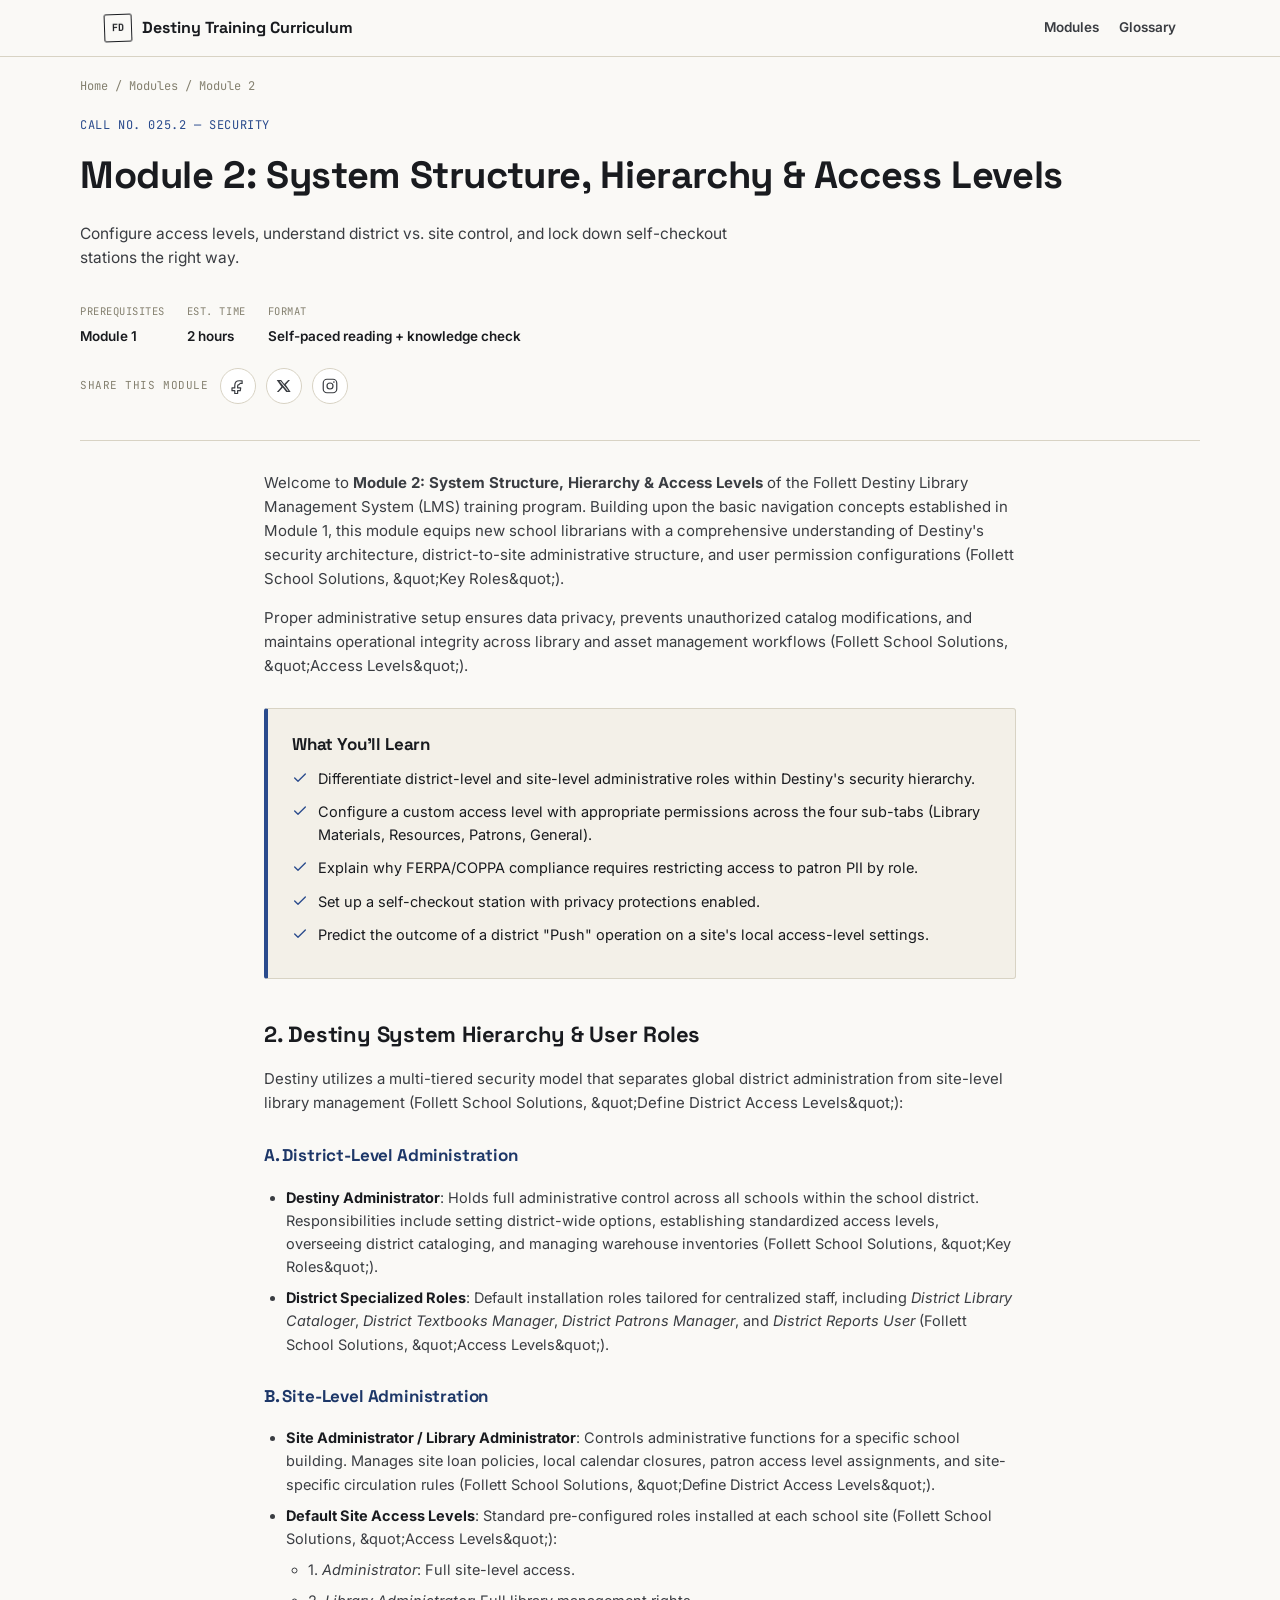
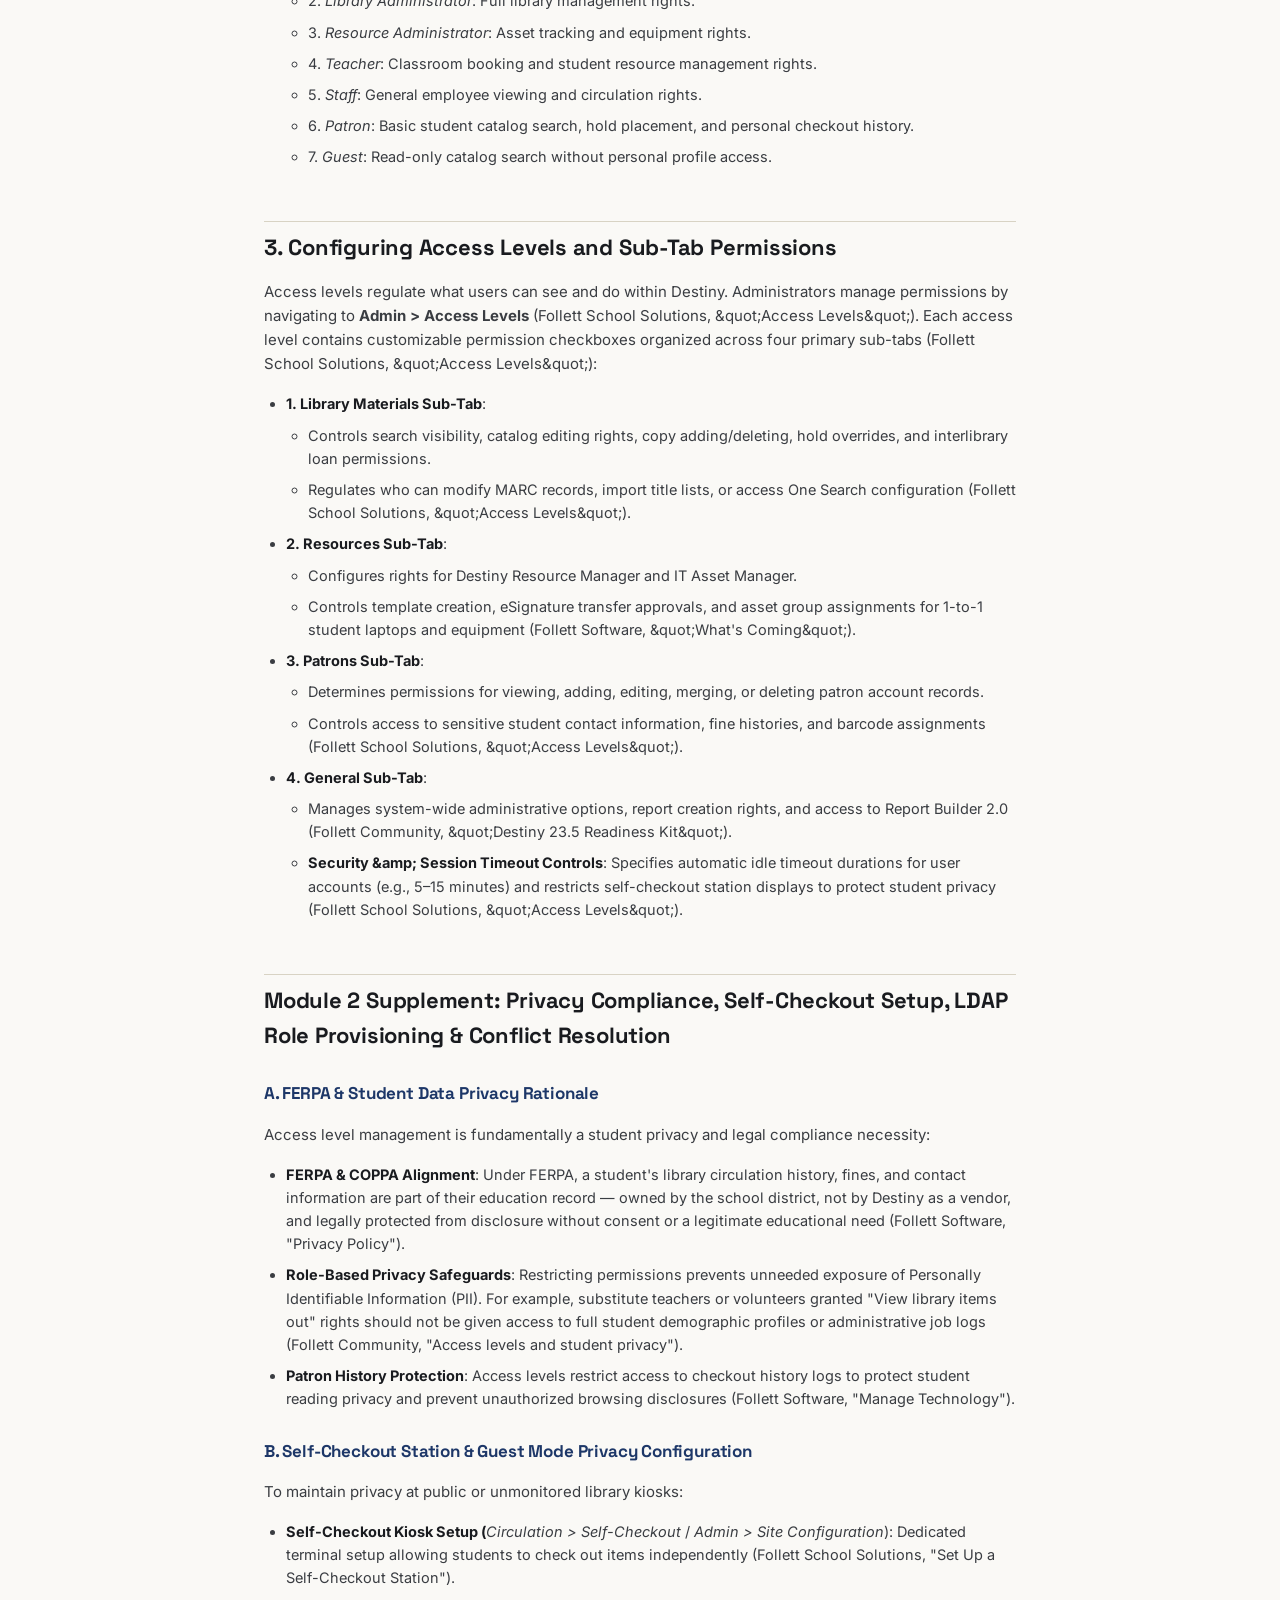
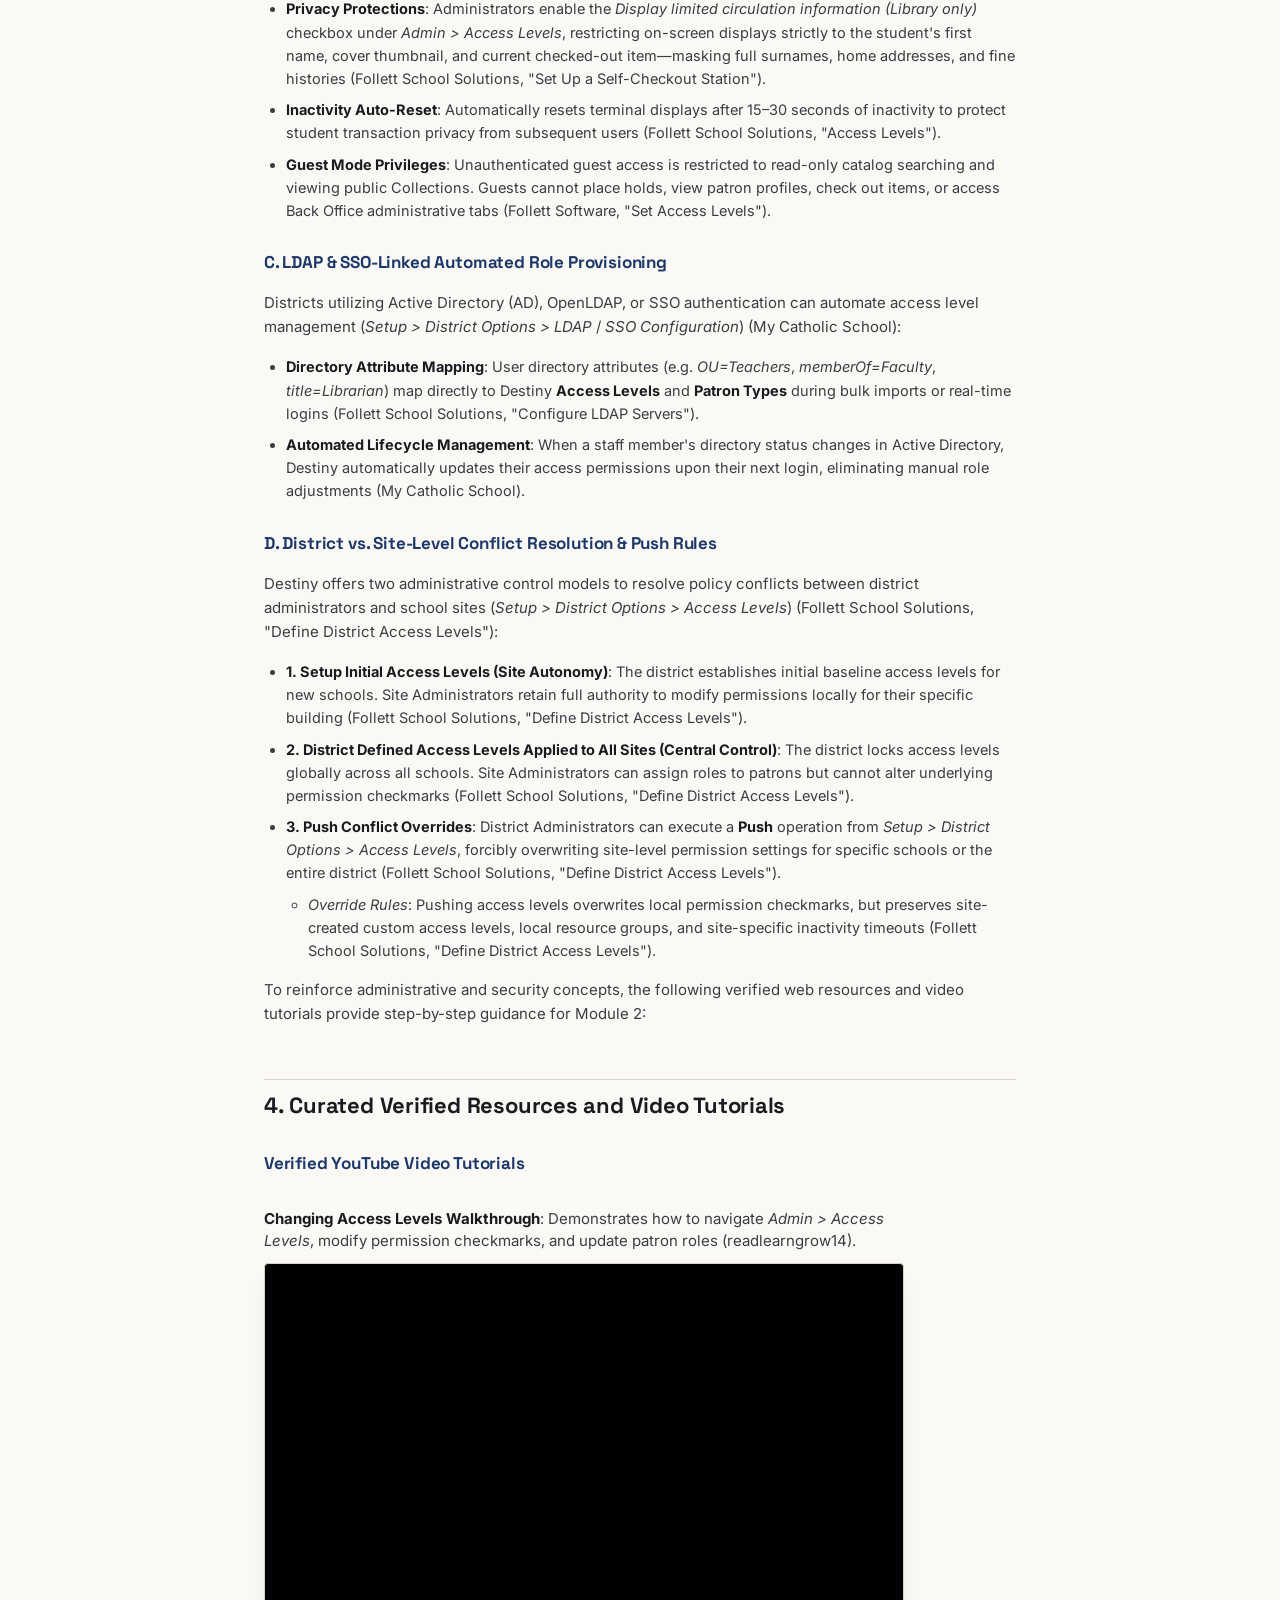
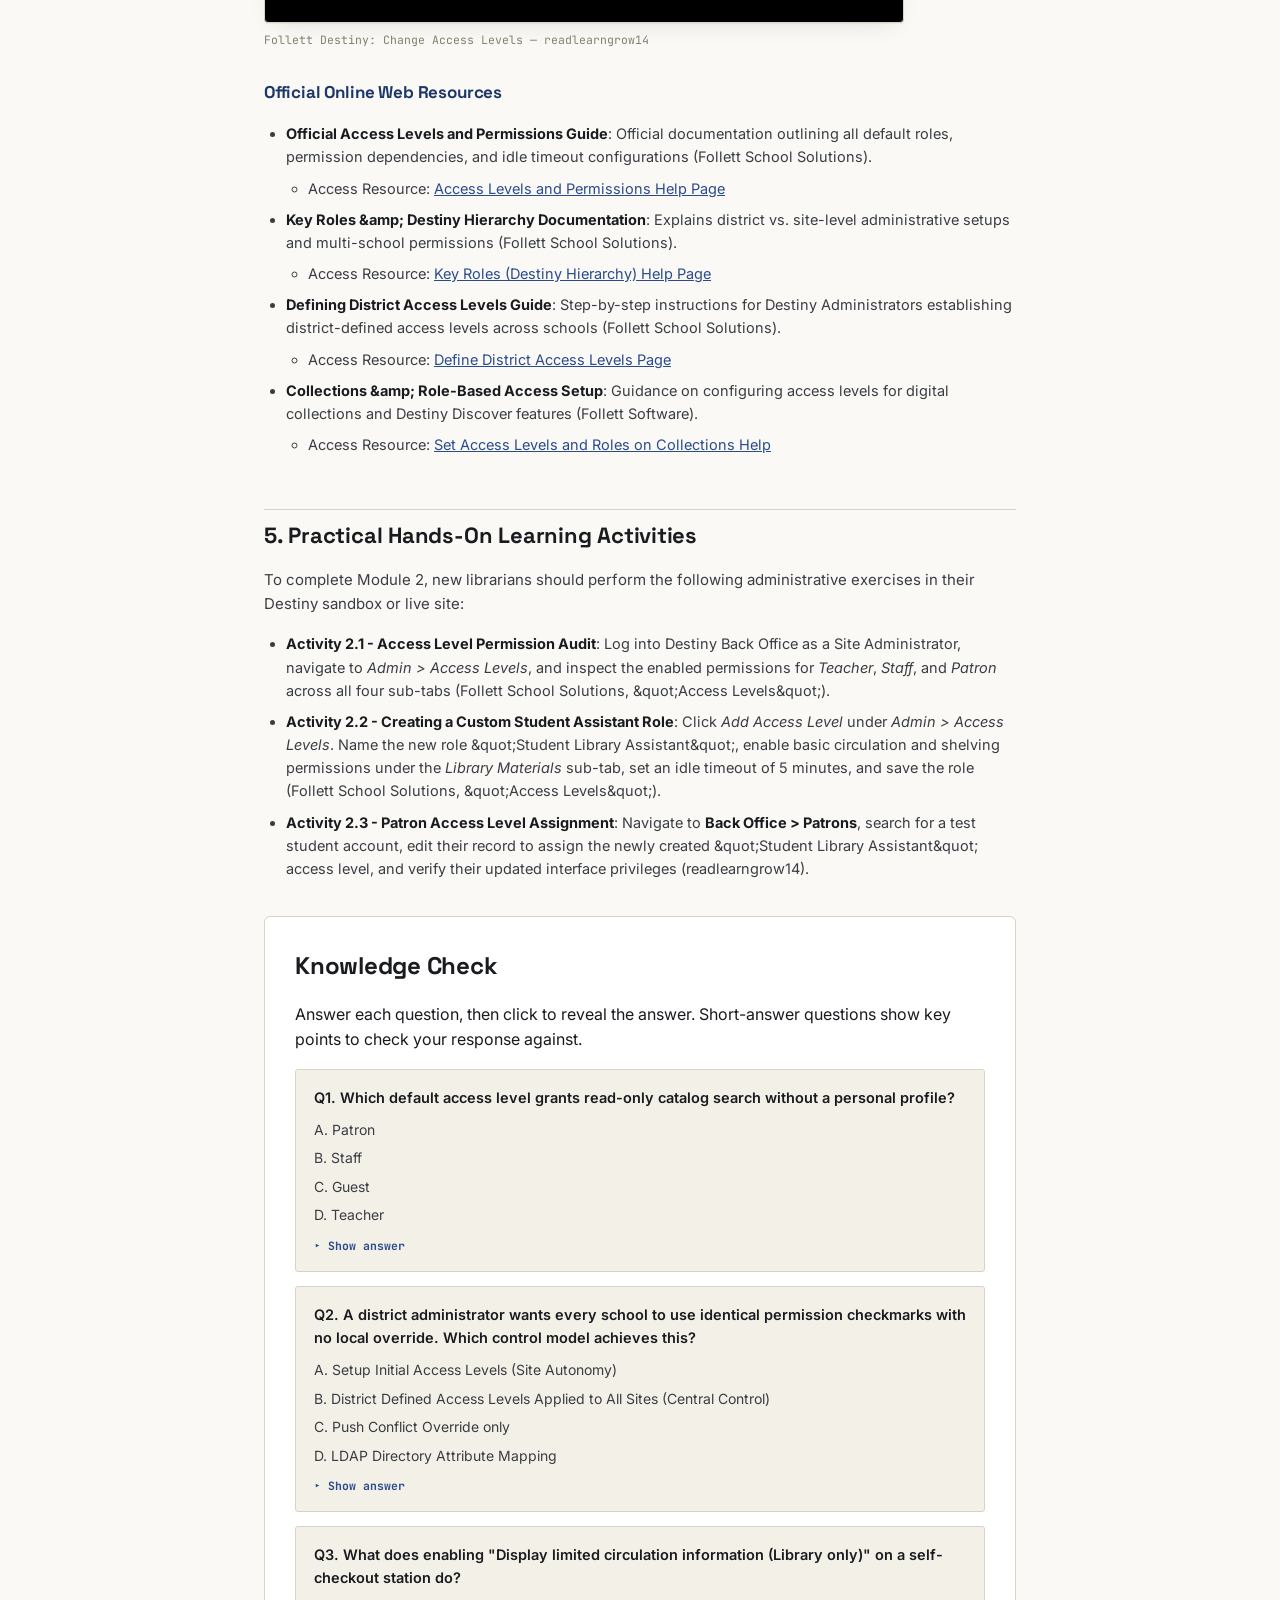
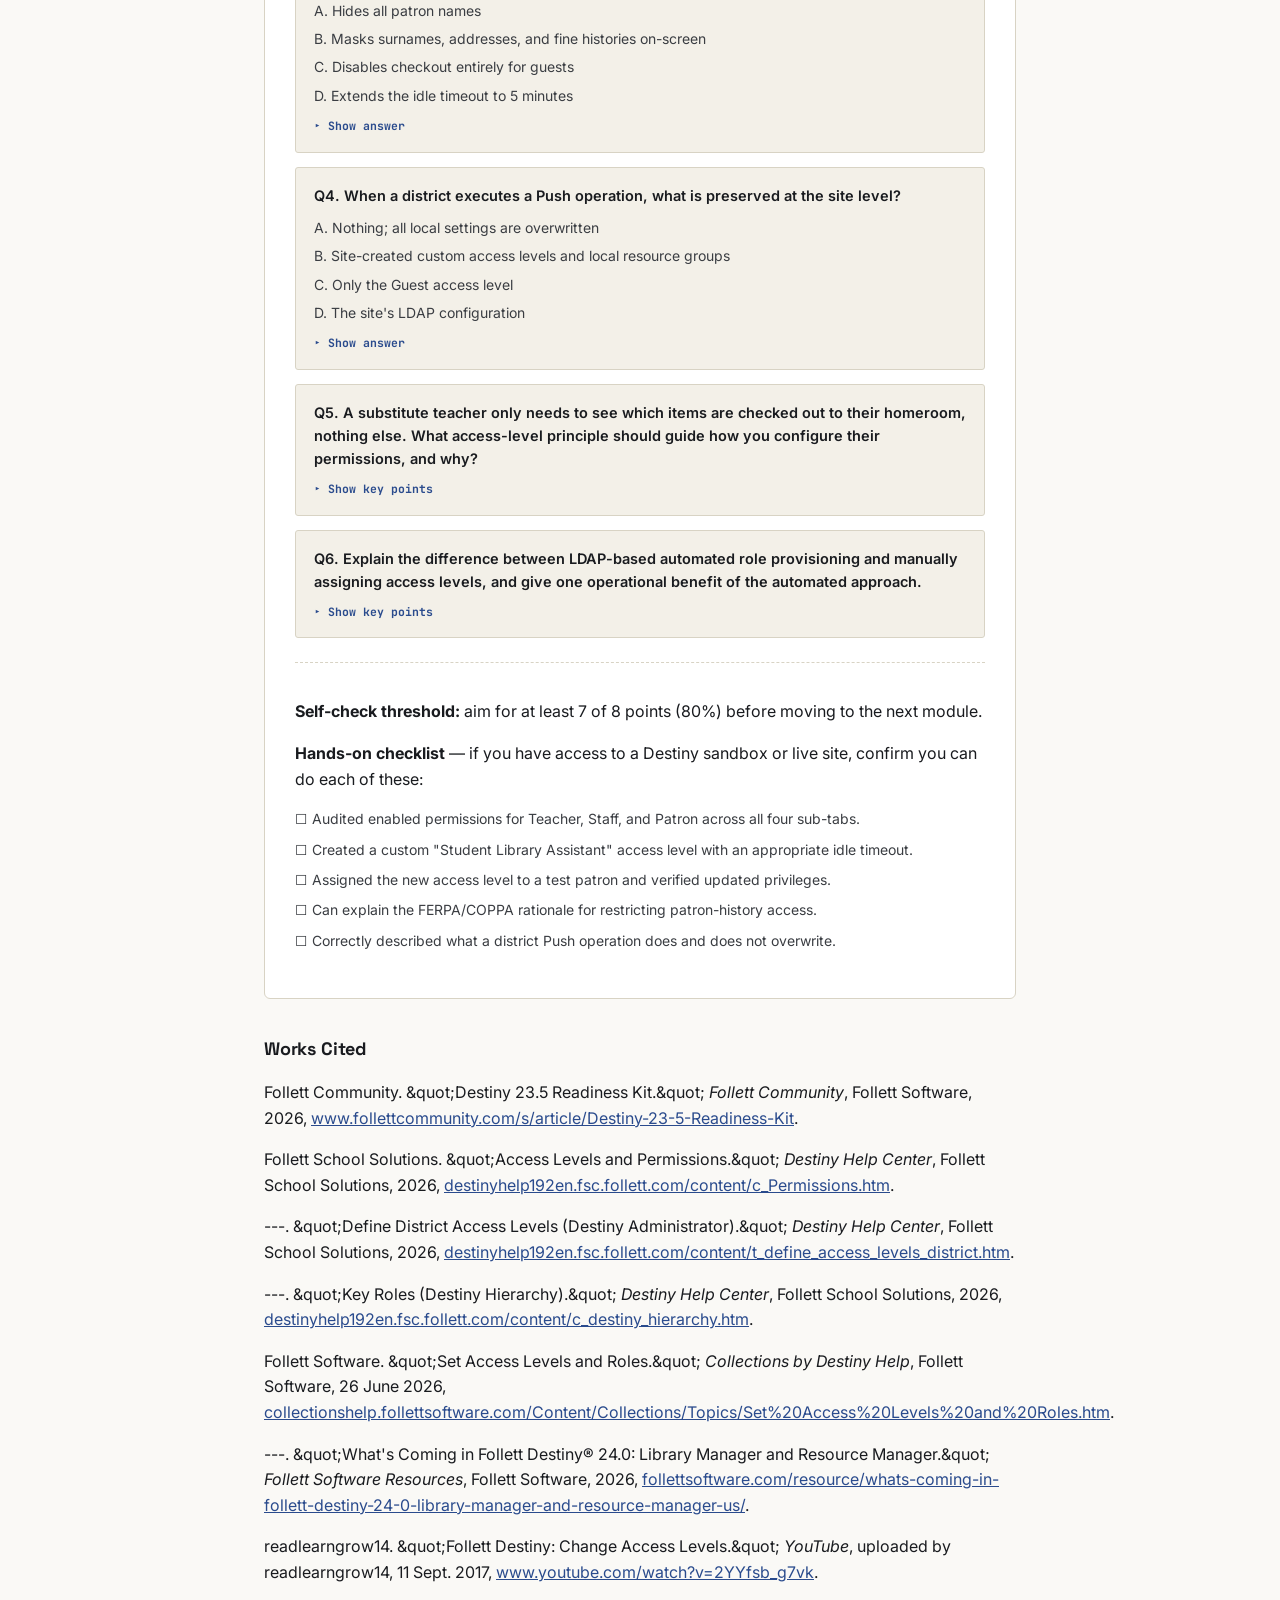
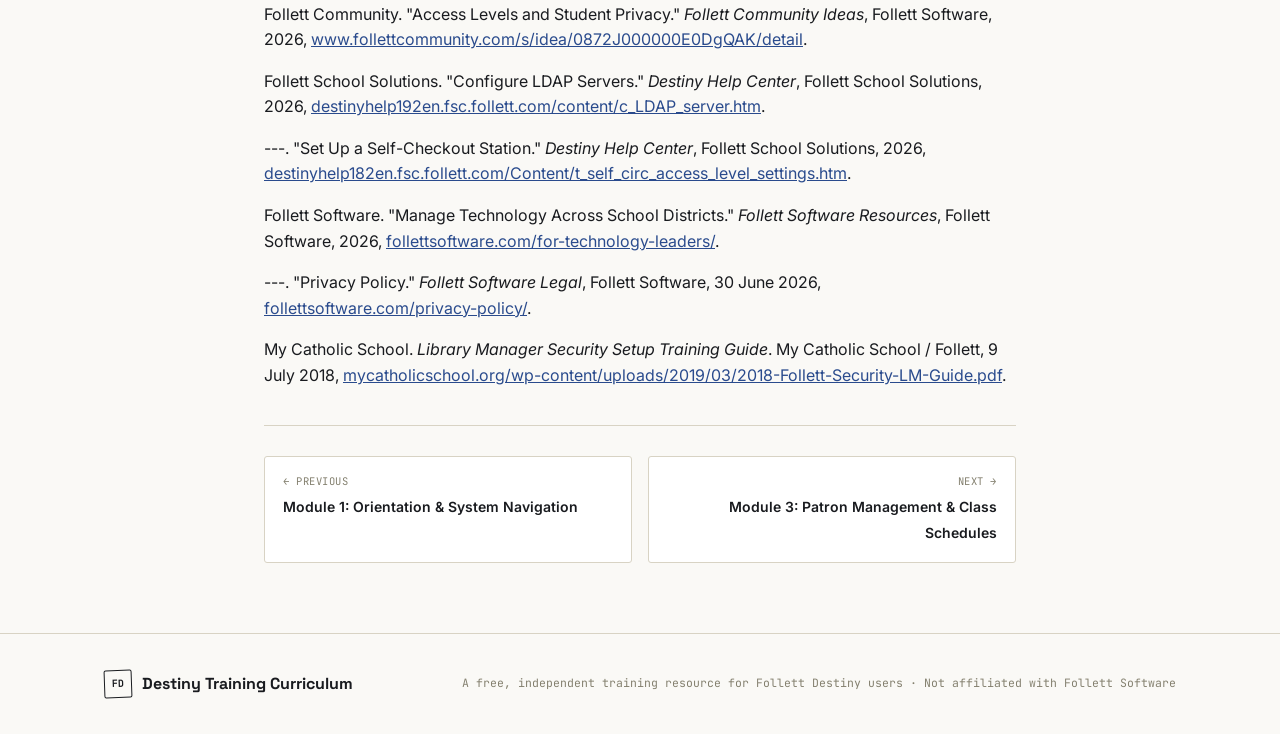
<file: modules/module-2.html>
<!DOCTYPE html>
<html lang="en">
<head>
<meta charset="UTF-8">
<meta name="viewport" content="width=device-width, initial-scale=1.0">
<title>Module 2: System Structure, Hierarchy &amp; Access Levels — Destiny Training Curriculum</title>
<meta name="description" content="Configure access levels, understand district vs. site control, and lock down self-checkout stations the right way.">
<link rel="canonical" href="https://allenvincentlucas.github.io/learn-destiny-lms/modules/module-2.html">

<!-- Favicons -->
<link rel="icon" href="../favicon.ico" sizes="any">
<link rel="icon" type="image/png" sizes="32x32" href="../favicon-32.png">
<link rel="icon" type="image/png" sizes="16x16" href="../favicon-16.png">
<link rel="apple-touch-icon" sizes="180x180" href="../apple-touch-icon.png">

<!-- Open Graph -->
<meta property="og:type" content="website">
<meta property="og:site_name" content="Destiny Training Curriculum">
<meta property="og:title" content="Module 2: System Structure, Hierarchy &amp; Access Levels — Destiny Training Curriculum">
<meta property="og:description" content="Configure access levels, understand district vs. site control, and lock down self-checkout stations the right way.">
<meta property="og:url" content="https://allenvincentlucas.github.io/learn-destiny-lms/modules/module-2.html">
<meta property="og:image" content="https://allenvincentlucas.github.io/learn-destiny-lms/assets/img/og/module-2.png">
<meta property="og:image:width" content="1200">
<meta property="og:image:height" content="630">

<!-- Twitter Card -->
<meta name="twitter:card" content="summary_large_image">
<meta name="twitter:title" content="Module 2: System Structure, Hierarchy &amp; Access Levels — Destiny Training Curriculum">
<meta name="twitter:description" content="Configure access levels, understand district vs. site control, and lock down self-checkout stations the right way.">
<meta name="twitter:image" content="https://allenvincentlucas.github.io/learn-destiny-lms/assets/img/og/module-2.png">

<link rel="preconnect" href="https://fonts.googleapis.com">
<link rel="preconnect" href="https://fonts.gstatic.com" crossorigin>
<link href="https://fonts.googleapis.com/css2?family=Space+Grotesk:wght@500;600;700&family=Inter:wght@400;500;600;700&family=JetBrains+Mono:wght@400;500;700&display=swap" rel="stylesheet">
<link rel="stylesheet" href="../assets/css/style.css">
</head>
<body>
<div class="topbar">
  <div class="topbar-inner">
    <a class="brand" href="../index.html"><span class="brand-mark">FD</span> Destiny Training Curriculum</a>
    <nav>
      <a href="../index.html#modules">Modules</a>
      <a href="../glossary.html">Glossary</a>
    </nav>
  </div>
</div>
<div class="wrap breadcrumb"><a href="../index.html">Home</a> / <a href="../index.html#modules">Modules</a> / Module 2</div><div class="wrap module-header">
  <div class="call-no mono">CALL NO. 025.2 — SECURITY</div>
  <h1>Module 2: System Structure, Hierarchy &amp; Access Levels</h1>
  <p style="color:var(--ink-soft);font-size:15.5px;max-width:70ch;">Configure access levels, understand district vs. site control, and lock down self-checkout stations the right way.</p>
  <div class="meta-row">
    <div class="meta-item"><span class="meta-label mono">Prerequisites</span><span class="meta-value">Module 1</span></div>
    <div class="meta-item"><span class="meta-label mono">Est. Time</span><span class="meta-value">2 hours</span></div>
    <div class="meta-item"><span class="meta-label mono">Format</span><span class="meta-value">Self-paced reading + knowledge check</span></div>
  </div>
  <div class="share-bar">
  <span class="share-label mono">Share this module</span>
  <a class="share-btn share-fb" href="https://www.facebook.com/sharer/sharer.php?u=https%3A%2F%2Fallenvincentlucas.github.io%2Flearn-destiny-lms%2Fmodules%2Fmodule-2.html" target="_blank" rel="noopener noreferrer" aria-label="Share on Facebook" title="Share on Facebook">
    <svg width="18" height="18" viewBox="0 0 24 24" fill="none"><path d="M15 8.5h2.5V5.2c-.43-.06-1.93-.2-3.67-.2-3.64 0-6.13 2.29-6.13 6.49v3.06H4v3.7h3.7V22h3.8v-3.75h3.55l.56-3.7h-4.1v-2.56c0-1.07.29-1.8 1.83-1.8Z" stroke="currentColor" stroke-width="1.6" stroke-linejoin="round"/></svg>
  </a>
  <a class="share-btn share-x" href="https://twitter.com/intent/tweet?url=https%3A%2F%2Fallenvincentlucas.github.io%2Flearn-destiny-lms%2Fmodules%2Fmodule-2.html&text=Module%202%3A%20System%20Structure%2C%20Hierarchy%20%26%20Access%20Levels%20%E2%80%94%20Destiny%20Training%20Curriculum" target="_blank" rel="noopener noreferrer" aria-label="Share on X" title="Share on X">
    <svg width="16" height="16" viewBox="0 0 24 24" fill="none"><path d="M18.3 3H21l-6.4 7.3L22 21h-6.6l-5.2-6.6L4 21H1.3l6.9-7.8L1 3h6.7l4.7 6.1L18.3 3Zm-1.1 16.2h1.5L7 4.7H5.4l11.8 14.5Z" fill="currentColor"/></svg>
  </a>
  <button class="share-btn share-ig" type="button" data-share-url="https://allenvincentlucas.github.io/learn-destiny-lms/modules/module-2.html" onclick="shareInstagram(this)" aria-label="Copy link for Instagram" title="Copy link for Instagram">
    <svg width="18" height="18" viewBox="0 0 24 24" fill="none"><rect x="3" y="3" width="18" height="18" rx="5" stroke="currentColor" stroke-width="1.6"/><circle cx="12" cy="12" r="4" stroke="currentColor" stroke-width="1.6"/><circle cx="17.2" cy="6.8" r="1.1" fill="currentColor"/></svg>
  </button>
  <span class="share-toast" role="status" aria-live="polite">Link copied &mdash; paste it into your Instagram Story or post.</span>
</div>
<script>
function shareInstagram(btn) {
  var url = btn.getAttribute('data-share-url');
  var toast = btn.parentElement.querySelector('.share-toast');
  function showToast() {
    toast.classList.add('show');
    setTimeout(function(){ toast.classList.remove('show'); }, 2800);
  }
  if (navigator.clipboard && navigator.clipboard.writeText) {
    navigator.clipboard.writeText(url).then(showToast, showToast);
  } else {
    var ta = document.createElement('textarea');
    ta.value = url; document.body.appendChild(ta); ta.select();
    try { document.execCommand('copy'); } catch(e) {}
    document.body.removeChild(ta);
    showToast();
  }
}
</script>

</div><div class="wrap-narrow"><div class="content-prose"><p>Welcome to <strong>Module 2: System Structure, Hierarchy &amp; Access Levels</strong> of the Follett Destiny Library Management System (LMS) training program. Building upon the basic navigation concepts established in Module 1, this module equips new school librarians with a comprehensive understanding of Destiny's security architecture, district-to-site administrative structure, and user permission configurations (Follett School Solutions, &amp;quot;Key Roles&amp;quot;).</p>
<p>Proper administrative setup ensures data privacy, prevents unauthorized catalog modifications, and maintains operational integrity across library and asset management workflows (Follett School Solutions, &amp;quot;Access Levels&amp;quot;).</p></div><div class="objectives-box">
<h2>What You'll Learn</h2>
<ul><li><svg width="16" height="16" viewBox="0 0 24 24" fill="none"><path d="M4 12l5 5L20 6" stroke="#2A4B8D" stroke-width="2" stroke-linecap="round" stroke-linejoin="round"/></svg><span>Differentiate district-level and site-level administrative roles within Destiny&#x27;s security hierarchy.</span></li><li><svg width="16" height="16" viewBox="0 0 24 24" fill="none"><path d="M4 12l5 5L20 6" stroke="#2A4B8D" stroke-width="2" stroke-linecap="round" stroke-linejoin="round"/></svg><span>Configure a custom access level with appropriate permissions across the four sub-tabs (Library Materials, Resources, Patrons, General).</span></li><li><svg width="16" height="16" viewBox="0 0 24 24" fill="none"><path d="M4 12l5 5L20 6" stroke="#2A4B8D" stroke-width="2" stroke-linecap="round" stroke-linejoin="round"/></svg><span>Explain why FERPA/COPPA compliance requires restricting access to patron PII by role.</span></li><li><svg width="16" height="16" viewBox="0 0 24 24" fill="none"><path d="M4 12l5 5L20 6" stroke="#2A4B8D" stroke-width="2" stroke-linecap="round" stroke-linejoin="round"/></svg><span>Set up a self-checkout station with privacy protections enabled.</span></li><li><svg width="16" height="16" viewBox="0 0 24 24" fill="none"><path d="M4 12l5 5L20 6" stroke="#2A4B8D" stroke-width="2" stroke-linecap="round" stroke-linejoin="round"/></svg><span>Predict the outcome of a district &quot;Push&quot; operation on a site&#x27;s local access-level settings.</span></li></ul>
</div><div class="content-prose"><h2>2. Destiny System Hierarchy &amp; User Roles</h2>
<p>Destiny utilizes a multi-tiered security model that separates global district administration from site-level library management (Follett School Solutions, &amp;quot;Define District Access Levels&amp;quot;):</p>
<h3>A. District-Level Administration</h3>
<ul><li><strong>Destiny Administrator</strong>: Holds full administrative control across all schools within the school district. Responsibilities include setting district-wide options, establishing standardized access levels, overseeing district cataloging, and managing warehouse inventories (Follett School Solutions, &amp;quot;Key Roles&amp;quot;).</li><li><strong>District Specialized Roles</strong>: Default installation roles tailored for centralized staff, including <em>District Library Cataloger</em>, <em>District Textbooks Manager</em>, <em>District Patrons Manager</em>, and <em>District Reports User</em> (Follett School Solutions, &amp;quot;Access Levels&amp;quot;).</li></ul>
<h3>B. Site-Level Administration</h3>
<ul><li><strong>Site Administrator / Library Administrator</strong>: Controls administrative functions for a specific school building. Manages site loan policies, local calendar closures, patron access level assignments, and site-specific circulation rules (Follett School Solutions, &amp;quot;Define District Access Levels&amp;quot;).</li><li><strong>Default Site Access Levels</strong>: Standard pre-configured roles installed at each school site (Follett School Solutions, &amp;quot;Access Levels&amp;quot;):<ul><li>1. <em>Administrator</em>: Full site-level access.</li><li>2. <em>Library Administrator</em>: Full library management rights.</li><li>3. <em>Resource Administrator</em>: Asset tracking and equipment rights.</li><li>4. <em>Teacher</em>: Classroom booking and student resource management rights.</li><li>5. <em>Staff</em>: General employee viewing and circulation rights.</li><li>6. <em>Patron</em>: Basic student catalog search, hold placement, and personal checkout history.</li><li>7. <em>Guest</em>: Read-only catalog search without personal profile access.</li></ul></li></ul>
<h2>3. Configuring Access Levels and Sub-Tab Permissions</h2>
<p>Access levels regulate what users can see and do within Destiny. Administrators manage permissions by navigating to <strong>Admin &gt; Access Levels</strong> (Follett School Solutions, &amp;quot;Access Levels&amp;quot;). Each access level contains customizable permission checkboxes organized across four primary sub-tabs (Follett School Solutions, &amp;quot;Access Levels&amp;quot;):</p>
<ul><li><strong>1. Library Materials Sub-Tab</strong>:<ul><li>Controls search visibility, catalog editing rights, copy adding/deleting, hold overrides, and interlibrary loan permissions.</li><li>Regulates who can modify MARC records, import title lists, or access One Search configuration (Follett School Solutions, &amp;quot;Access Levels&amp;quot;).</li></ul></li><li><strong>2. Resources Sub-Tab</strong>:<ul><li>Configures rights for Destiny Resource Manager and IT Asset Manager.</li><li>Controls template creation, eSignature transfer approvals, and asset group assignments for 1-to-1 student laptops and equipment (Follett Software, &amp;quot;What's Coming&amp;quot;).</li></ul></li><li><strong>3. Patrons Sub-Tab</strong>:<ul><li>Determines permissions for viewing, adding, editing, merging, or deleting patron account records.</li><li>Controls access to sensitive student contact information, fine histories, and barcode assignments (Follett School Solutions, &amp;quot;Access Levels&amp;quot;).</li></ul></li><li><strong>4. General Sub-Tab</strong>:<ul><li>Manages system-wide administrative options, report creation rights, and access to Report Builder 2.0 (Follett Community, &amp;quot;Destiny 23.5 Readiness Kit&amp;quot;).</li><li><strong>Security &amp;amp; Session Timeout Controls</strong>: Specifies automatic idle timeout durations for user accounts (e.g., 5–15 minutes) and restricts self-checkout station displays to protect student privacy (Follett School Solutions, &amp;quot;Access Levels&amp;quot;).</li></ul></li></ul><h2><strong>Module 2 Supplement: Privacy Compliance, Self-Checkout Setup, LDAP Role Provisioning &amp; Conflict Resolution</strong></h2>
<h3><strong>A. FERPA &amp; Student Data Privacy Rationale</strong></h3>
<p>Access level management is fundamentally a student privacy and legal compliance necessity:</p>
<ul><li><strong>FERPA &amp; COPPA Alignment</strong>: Under FERPA, a student's library circulation history, fines, and contact information are part of their education record — owned by the school district, not by Destiny as a vendor, and legally protected from disclosure without consent or a legitimate educational need (Follett Software, "Privacy Policy").</li><li><strong>Role-Based Privacy Safeguards</strong>: Restricting permissions prevents unneeded exposure of Personally Identifiable Information (PII). For example, substitute teachers or volunteers granted "View library items out" rights should not be given access to full student demographic profiles or administrative job logs (Follett Community, "Access levels and student privacy").</li><li><strong>Patron History Protection</strong>: Access levels restrict access to checkout history logs to protect student reading privacy and prevent unauthorized browsing disclosures (Follett Software, "Manage Technology").</li></ul>
<h3><strong>B. Self-Checkout Station &amp; Guest Mode Privacy Configuration</strong></h3>
<p>To maintain privacy at public or unmonitored library kiosks:</p>
<ul><li><strong>Self-Checkout Kiosk Setup (</strong><em>Circulation &gt; Self-Checkout</em> / <em>Admin &gt; Site Configuration</em>): Dedicated terminal setup allowing students to check out items independently (Follett School Solutions, "Set Up a Self-Checkout Station").</li><li><strong>Privacy Protections</strong>: Administrators enable the <em>Display limited circulation information (Library only)</em> checkbox under <em>Admin &gt; Access Levels</em>, restricting on-screen displays strictly to the student's first name, cover thumbnail, and current checked-out item—masking full surnames, home addresses, and fine histories (Follett School Solutions, "Set Up a Self-Checkout Station").</li><li><strong>Inactivity Auto-Reset</strong>: Automatically resets terminal displays after 15–30 seconds of inactivity to protect student transaction privacy from subsequent users (Follett School Solutions, "Access Levels").</li><li><strong>Guest Mode Privileges</strong>: Unauthenticated guest access is restricted to read-only catalog searching and viewing public Collections. Guests cannot place holds, view patron profiles, check out items, or access Back Office administrative tabs (Follett Software, "Set Access Levels").</li></ul>
<h3><strong>C. LDAP &amp; SSO-Linked Automated Role Provisioning</strong></h3>
<p>Districts utilizing Active Directory (AD), OpenLDAP, or SSO authentication can automate access level management (<em>Setup &gt; District Options &gt; LDAP</em> / <em>SSO Configuration</em>) (My Catholic School):</p>
<ul><li><strong>Directory Attribute Mapping</strong>: User directory attributes (e.g. <em>OU=Teachers</em>, <em>memberOf=Faculty</em>, <em>title=Librarian</em>) map directly to Destiny <strong>Access Levels</strong> and <strong>Patron Types</strong> during bulk imports or real-time logins (Follett School Solutions, "Configure LDAP Servers").</li><li><strong>Automated Lifecycle Management</strong>: When a staff member's directory status changes in Active Directory, Destiny automatically updates their access permissions upon their next login, eliminating manual role adjustments (My Catholic School).</li></ul>
<h3><strong>D. District vs. Site-Level Conflict Resolution &amp; Push Rules</strong></h3>
<p>Destiny offers two administrative control models to resolve policy conflicts between district administrators and school sites (<em>Setup &gt; District Options &gt; Access Levels</em>) (Follett School Solutions, "Define District Access Levels"):</p>
<ul><li><strong>1. Setup Initial Access Levels (Site Autonomy)</strong>: The district establishes initial baseline access levels for new schools. Site Administrators retain full authority to modify permissions locally for their specific building (Follett School Solutions, "Define District Access Levels").</li><li><strong>2. District Defined Access Levels Applied to All Sites (Central Control)</strong>: The district locks access levels globally across all schools. Site Administrators can assign roles to patrons but cannot alter underlying permission checkmarks (Follett School Solutions, "Define District Access Levels").</li><li><strong>3. Push Conflict Overrides</strong>: District Administrators can execute a <strong>Push</strong> operation from <em>Setup &gt; District Options &gt; Access Levels</em>, forcibly overwriting site-level permission settings for specific schools or the entire district (Follett School Solutions, "Define District Access Levels").<ul><li><em>Override Rules</em>: Pushing access levels overwrites local permission checkmarks, but preserves site-created custom access levels, local resource groups, and site-specific inactivity timeouts (Follett School Solutions, "Define District Access Levels").</li></ul></li></ul>
<p>To reinforce administrative and security concepts, the following verified web resources and video tutorials provide step-by-step guidance for Module 2:</p><h2>4. Curated Verified Resources and Video Tutorials</h2><h3>Verified YouTube Video Tutorials</h3><div class="video-block"><div class="video-grid-single"><div class="video-card">
<p class="video-desc"><strong>Changing Access Levels Walkthrough</strong>: Demonstrates how to navigate <em>Admin &gt; Access Levels</em>, modify permission checkmarks, and update patron roles (readlearngrow14).</p>
<div class="video-wrap"><iframe src="https://www.youtube-nocookie.com/embed/2YYfsb_g7vk" title="Follett Destiny: Change Access Levels — readlearngrow14" loading="lazy" allow="accelerometer; autoplay; clipboard-write; encrypted-media; gyroscope; picture-in-picture" allowfullscreen></iframe></div>
<div class="video-caption">Follett Destiny: Change Access Levels — readlearngrow14</div>
</div></div></div><h3>Official Online Web Resources</h3>
<ul><li><strong>Official Access Levels and Permissions Guide</strong>: Official documentation outlining all default roles, permission dependencies, and idle timeout configurations (Follett School Solutions).<ul><li>Access Resource: <a href="http://destinyhelp192en.fsc.follett.com/content/c_Permissions.htm" target="_blank" rel="noopener noreferrer">Access Levels and Permissions Help Page</a></li></ul></li><li><strong>Key Roles &amp;amp; Destiny Hierarchy Documentation</strong>: Explains district vs. site-level administrative setups and multi-school permissions (Follett School Solutions).<ul><li>Access Resource: <a href="http://destinyhelp192en.fsc.follett.com/content/c_destiny_hierarchy.htm" target="_blank" rel="noopener noreferrer">Key Roles (Destiny Hierarchy) Help Page</a></li></ul></li><li><strong>Defining District Access Levels Guide</strong>: Step-by-step instructions for Destiny Administrators establishing district-defined access levels across schools (Follett School Solutions).<ul><li>Access Resource: <a href="http://destinyhelp192en.fsc.follett.com/content/t_define_access_levels_district.htm" target="_blank" rel="noopener noreferrer">Define District Access Levels Page</a></li></ul></li><li><strong>Collections &amp;amp; Role-Based Access Setup</strong>: Guidance on configuring access levels for digital collections and Destiny Discover features (Follett Software).<ul><li>Access Resource: <a href="https://collectionshelp.follettsoftware.com/Content/Collections/Topics/Set%20Access%20Levels%20and%20Roles.htm" target="_blank" rel="noopener noreferrer">Set Access Levels and Roles on Collections Help</a></li></ul></li></ul>
<h2>5. Practical Hands-On Learning Activities</h2>
<p>To complete Module 2, new librarians should perform the following administrative exercises in their Destiny sandbox or live site:</p>
<ul><li><strong>Activity 2.1 - Access Level Permission Audit</strong>: Log into Destiny Back Office as a Site Administrator, navigate to <em>Admin &gt; Access Levels</em>, and inspect the enabled permissions for <em>Teacher</em>, <em>Staff</em>, and <em>Patron</em> across all four sub-tabs (Follett School Solutions, &amp;quot;Access Levels&amp;quot;).</li><li><strong>Activity 2.2 - Creating a Custom Student Assistant Role</strong>: Click <em>Add Access Level</em> under <em>Admin &gt; Access Levels</em>. Name the new role &amp;quot;Student Library Assistant&amp;quot;, enable basic circulation and shelving permissions under the <em>Library Materials</em> sub-tab, set an idle timeout of 5 minutes, and save the role (Follett School Solutions, &amp;quot;Access Levels&amp;quot;).</li><li><strong>Activity 2.3 - Patron Access Level Assignment</strong>: Navigate to <strong>Back Office &gt; Patrons</strong>, search for a test student account, edit their record to assign the newly created &amp;quot;Student Library Assistant&amp;quot; access level, and verify their updated interface privileges (readlearngrow14).</li></ul></div><div class="kcheck">
<h2>Knowledge Check</h2>
<p>Answer each question, then click to reveal the answer. Short-answer questions show key points to check your response against.</p>
<div class="kc-q">
<p class="q-text">Q1. Which default access level grants read-only catalog search without a personal profile?</p>
<ul><li>A. Patron</li><li>B. Staff</li><li>C. Guest</li><li>D. Teacher</li></ul>
<details class="reveal"><summary>Show answer</summary><div class="answer">Correct answer: <strong>C</strong></div></details>
</div>
<div class="kc-q">
<p class="q-text">Q2. A district administrator wants every school to use identical permission checkmarks with no local override. Which control model achieves this?</p>
<ul><li>A. Setup Initial Access Levels (Site Autonomy)</li><li>B. District Defined Access Levels Applied to All Sites (Central Control)</li><li>C. Push Conflict Override only</li><li>D. LDAP Directory Attribute Mapping</li></ul>
<details class="reveal"><summary>Show answer</summary><div class="answer">Correct answer: <strong>B</strong></div></details>
</div>
<div class="kc-q">
<p class="q-text">Q3. What does enabling &quot;Display limited circulation information (Library only)&quot; on a self-checkout station do?</p>
<ul><li>A. Hides all patron names</li><li>B. Masks surnames, addresses, and fine histories on-screen</li><li>C. Disables checkout entirely for guests</li><li>D. Extends the idle timeout to 5 minutes</li></ul>
<details class="reveal"><summary>Show answer</summary><div class="answer">Correct answer: <strong>B</strong></div></details>
</div>
<div class="kc-q">
<p class="q-text">Q4. When a district executes a Push operation, what is preserved at the site level?</p>
<ul><li>A. Nothing; all local settings are overwritten</li><li>B. Site-created custom access levels and local resource groups</li><li>C. Only the Guest access level</li><li>D. The site&#x27;s LDAP configuration</li></ul>
<details class="reveal"><summary>Show answer</summary><div class="answer">Correct answer: <strong>B</strong></div></details>
</div>
<div class="kc-q">
<p class="q-text">Q5. A substitute teacher only needs to see which items are checked out to their homeroom, nothing else. What access-level principle should guide how you configure their permissions, and why?</p>
<details class="reveal"><summary>Show key points</summary><div class="answer">Apply the principle of least privilege / role-based privacy safeguards: grant only &quot;View library items out&quot; without access to full student demographic profiles or admin logs, since unrestricted access exposes PII the substitute doesn&#x27;t need.</div></details>
</div>
<div class="kc-q">
<p class="q-text">Q6. Explain the difference between LDAP-based automated role provisioning and manually assigning access levels, and give one operational benefit of the automated approach.</p>
<details class="reveal"><summary>Show key points</summary><div class="answer">LDAP/SSO provisioning maps directory attributes (e.g., OU=Teachers) directly to Destiny access levels/patron types automatically at login or bulk import; benefit: when a staff member&#x27;s AD status changes, Destiny updates permissions automatically at next login, eliminating manual role adjustments and reducing the risk of stale/incorrect access.</div></details>
</div>
<div class="completion-box">
<p><strong>Self-check threshold:</strong> aim for at least 7 of 8 points (80%) before moving to the next module.</p>
<p><strong>Hands-on checklist</strong> — if you have access to a Destiny sandbox or live site, confirm you can do each of these:</p>
<ul>
<li>☐ Audited enabled permissions for Teacher, Staff, and Patron across all four sub-tabs.</li>
<li>☐ Created a custom &quot;Student Library Assistant&quot; access level with an appropriate idle timeout.</li>
<li>☐ Assigned the new access level to a test patron and verified updated privileges.</li>
<li>☐ Can explain the FERPA/COPPA rationale for restricting patron-history access.</li>
<li>☐ Correctly described what a district Push operation does and does not overwrite.</li>
</ul>
</div>
</div><div class="works-cited"><h2>Works Cited</h2>
<p>Follett Community. &amp;quot;Destiny 23.5 Readiness Kit.&amp;quot; <em>Follett Community</em>, Follett Software, 2026, <a href="https://www.follettcommunity.com/s/article/Destiny-23-5-Readiness-Kit" target="_blank" rel="noopener noreferrer">www.follettcommunity.com/s/article/Destiny-23-5-Readiness-Kit</a>.</p>
<p>Follett School Solutions. &amp;quot;Access Levels and Permissions.&amp;quot; <em>Destiny Help Center</em>, Follett School Solutions, 2026, <a href="http://destinyhelp192en.fsc.follett.com/content/c_Permissions.htm" target="_blank" rel="noopener noreferrer">destinyhelp192en.fsc.follett.com/content/c_Permissions.htm</a>.</p>
<p>---. &amp;quot;Define District Access Levels (Destiny Administrator).&amp;quot; <em>Destiny Help Center</em>, Follett School Solutions, 2026, <a href="http://destinyhelp192en.fsc.follett.com/content/t_define_access_levels_district.htm" target="_blank" rel="noopener noreferrer">destinyhelp192en.fsc.follett.com/content/t_define_access_levels_district.htm</a>.</p>
<p>---. &amp;quot;Key Roles (Destiny Hierarchy).&amp;quot; <em>Destiny Help Center</em>, Follett School Solutions, 2026, <a href="http://destinyhelp192en.fsc.follett.com/content/c_destiny_hierarchy.htm" target="_blank" rel="noopener noreferrer">destinyhelp192en.fsc.follett.com/content/c_destiny_hierarchy.htm</a>.</p>
<p>Follett Software. &amp;quot;Set Access Levels and Roles.&amp;quot; <em>Collections by Destiny Help</em>, Follett Software, 26 June 2026, <a href="https://collectionshelp.follettsoftware.com/Content/Collections/Topics/Set%20Access%20Levels%20and%20Roles.htm" target="_blank" rel="noopener noreferrer">collectionshelp.follettsoftware.com/Content/Collections/Topics/Set%20Access%20Levels%20and%20Roles.htm</a>.</p>
<p>---. &amp;quot;What's Coming in Follett Destiny® 24.0: Library Manager and Resource Manager.&amp;quot; <em>Follett Software Resources</em>, Follett Software, 2026, <a href="https://follettsoftware.com/resource/whats-coming-in-follett-destiny-24-0-library-manager-and-resource-manager-us/" target="_blank" rel="noopener noreferrer">follettsoftware.com/resource/whats-coming-in-follett-destiny-24-0-library-manager-and-resource-manager-us/</a>.</p>
<p>readlearngrow14. &amp;quot;Follett Destiny: Change Access Levels.&amp;quot; <em>YouTube</em>, uploaded by readlearngrow14, 11 Sept. 2017, <a href="https://www.youtube.com/watch?v=2YYfsb_g7vk" target="_blank" rel="noopener noreferrer">www.youtube.com/watch?v=2YYfsb_g7vk</a>.</p>
<p>Follett Community. "Access Levels and Student Privacy." <em>Follett Community Ideas</em>, Follett Software, 2026, <a href="https://www.follettcommunity.com/s/idea/0872J000000E0DgQAK/detail" target="_blank" rel="noopener noreferrer">www.follettcommunity.com/s/idea/0872J000000E0DgQAK/detail</a>.</p>
<p>Follett School Solutions. "Configure LDAP Servers." <em>Destiny Help Center</em>, Follett School Solutions, 2026, <a href="http://destinyhelp192en.fsc.follett.com/content/c_LDAP_server.htm" target="_blank" rel="noopener noreferrer">destinyhelp192en.fsc.follett.com/content/c_LDAP_server.htm</a>.</p>
<p>---. "Set Up a Self-Checkout Station." <em>Destiny Help Center</em>, Follett School Solutions, 2026, <a href="http://destinyhelp182en.fsc.follett.com/Content/t_self_circ_access_level_settings.htm" target="_blank" rel="noopener noreferrer">destinyhelp182en.fsc.follett.com/Content/t_self_circ_access_level_settings.htm</a>.</p>
<p>Follett Software. "Manage Technology Across School Districts." <em>Follett Software Resources</em>, Follett Software, 2026, <a href="https://follettsoftware.com/for-technology-leaders/" target="_blank" rel="noopener noreferrer">follettsoftware.com/for-technology-leaders/</a>.</p>
<p>---. "Privacy Policy." <em>Follett Software Legal</em>, Follett Software, 30 June 2026, <a href="https://follettsoftware.com/privacy-policy/" target="_blank" rel="noopener noreferrer">follettsoftware.com/privacy-policy/</a>.</p>
<p>My Catholic School. <em>Library Manager Security Setup Training Guide</em>. My Catholic School / Follett, 9 July 2018, <a href="https://mycatholicschool.org/wp-content/uploads/2019/03/2018-Follett-Security-LM-Guide.pdf" target="_blank" rel="noopener noreferrer">mycatholicschool.org/wp-content/uploads/2019/03/2018-Follett-Security-LM-Guide.pdf</a>.</p>
</div><div class="module-nav"><a href="module-1.html"><span class="nav-label">&larr; Previous</span><span class="nav-title">Module 1: Orientation &amp; System Navigation</span></a><a href="module-3.html" class="nav-next"><span class="nav-label">Next &rarr;</span><span class="nav-title">Module 3: Patron Management &amp; Class Schedules</span></a></div></div><footer>
  <div class="wrap footer-inner">
    <a class="brand" href="../index.html"><span class="brand-mark">FD</span> Destiny Training Curriculum</a>
    <div class="fmeta">A free, independent training resource for Follett Destiny users &middot; Not affiliated with Follett Software</div>
  </div>
</footer>
</body>
</html>
</file>
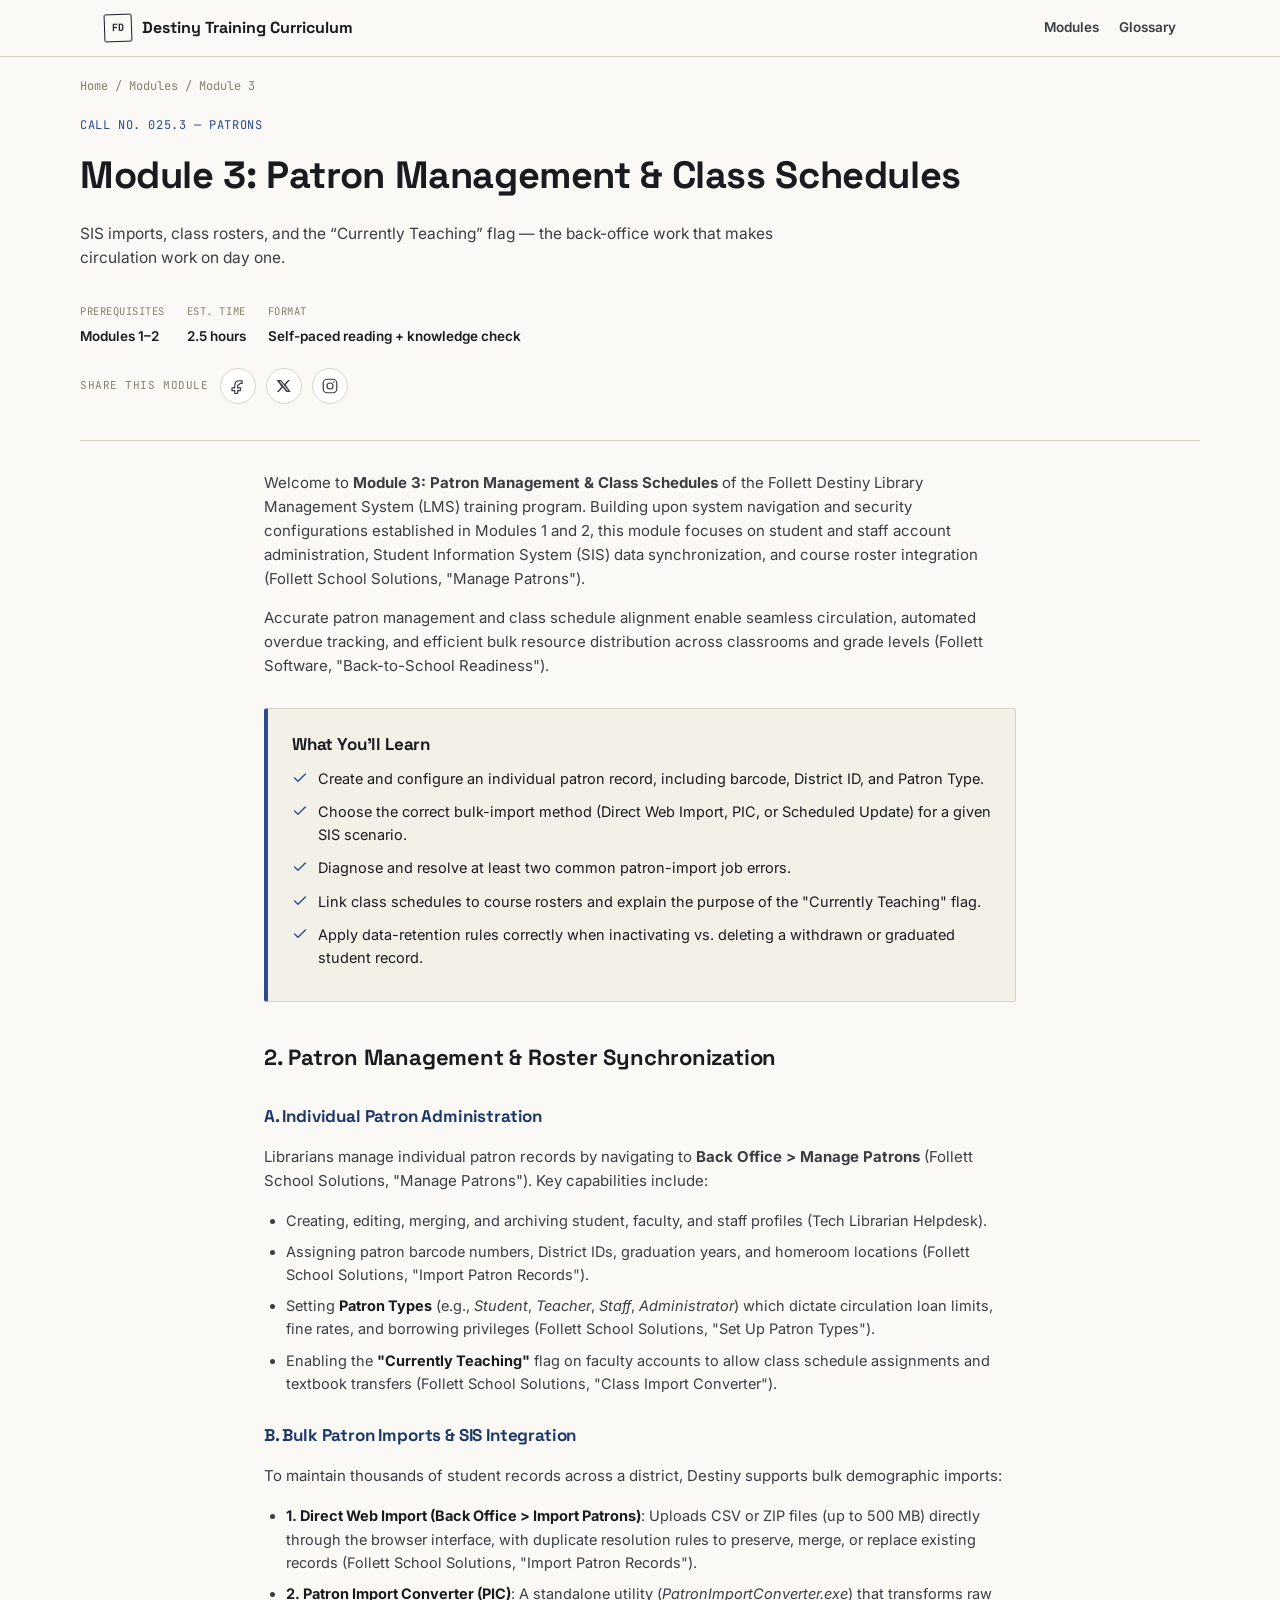
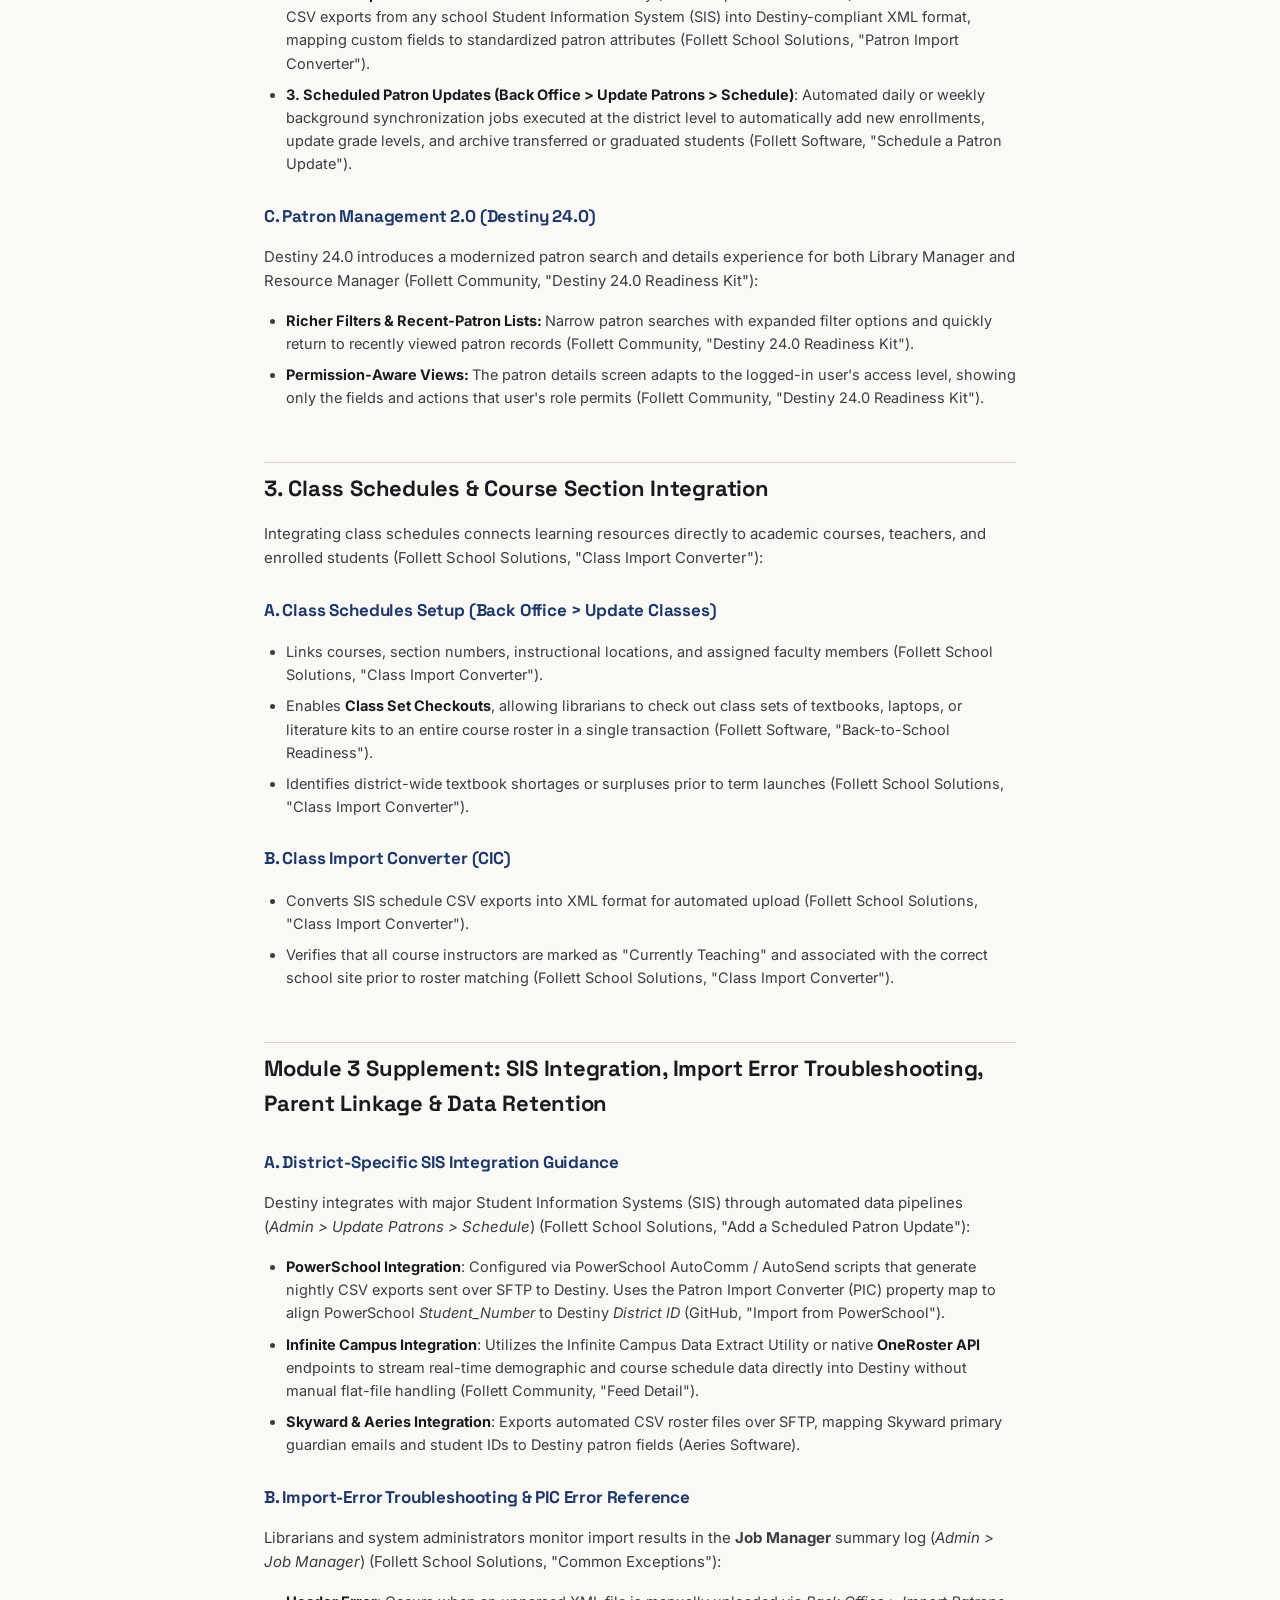
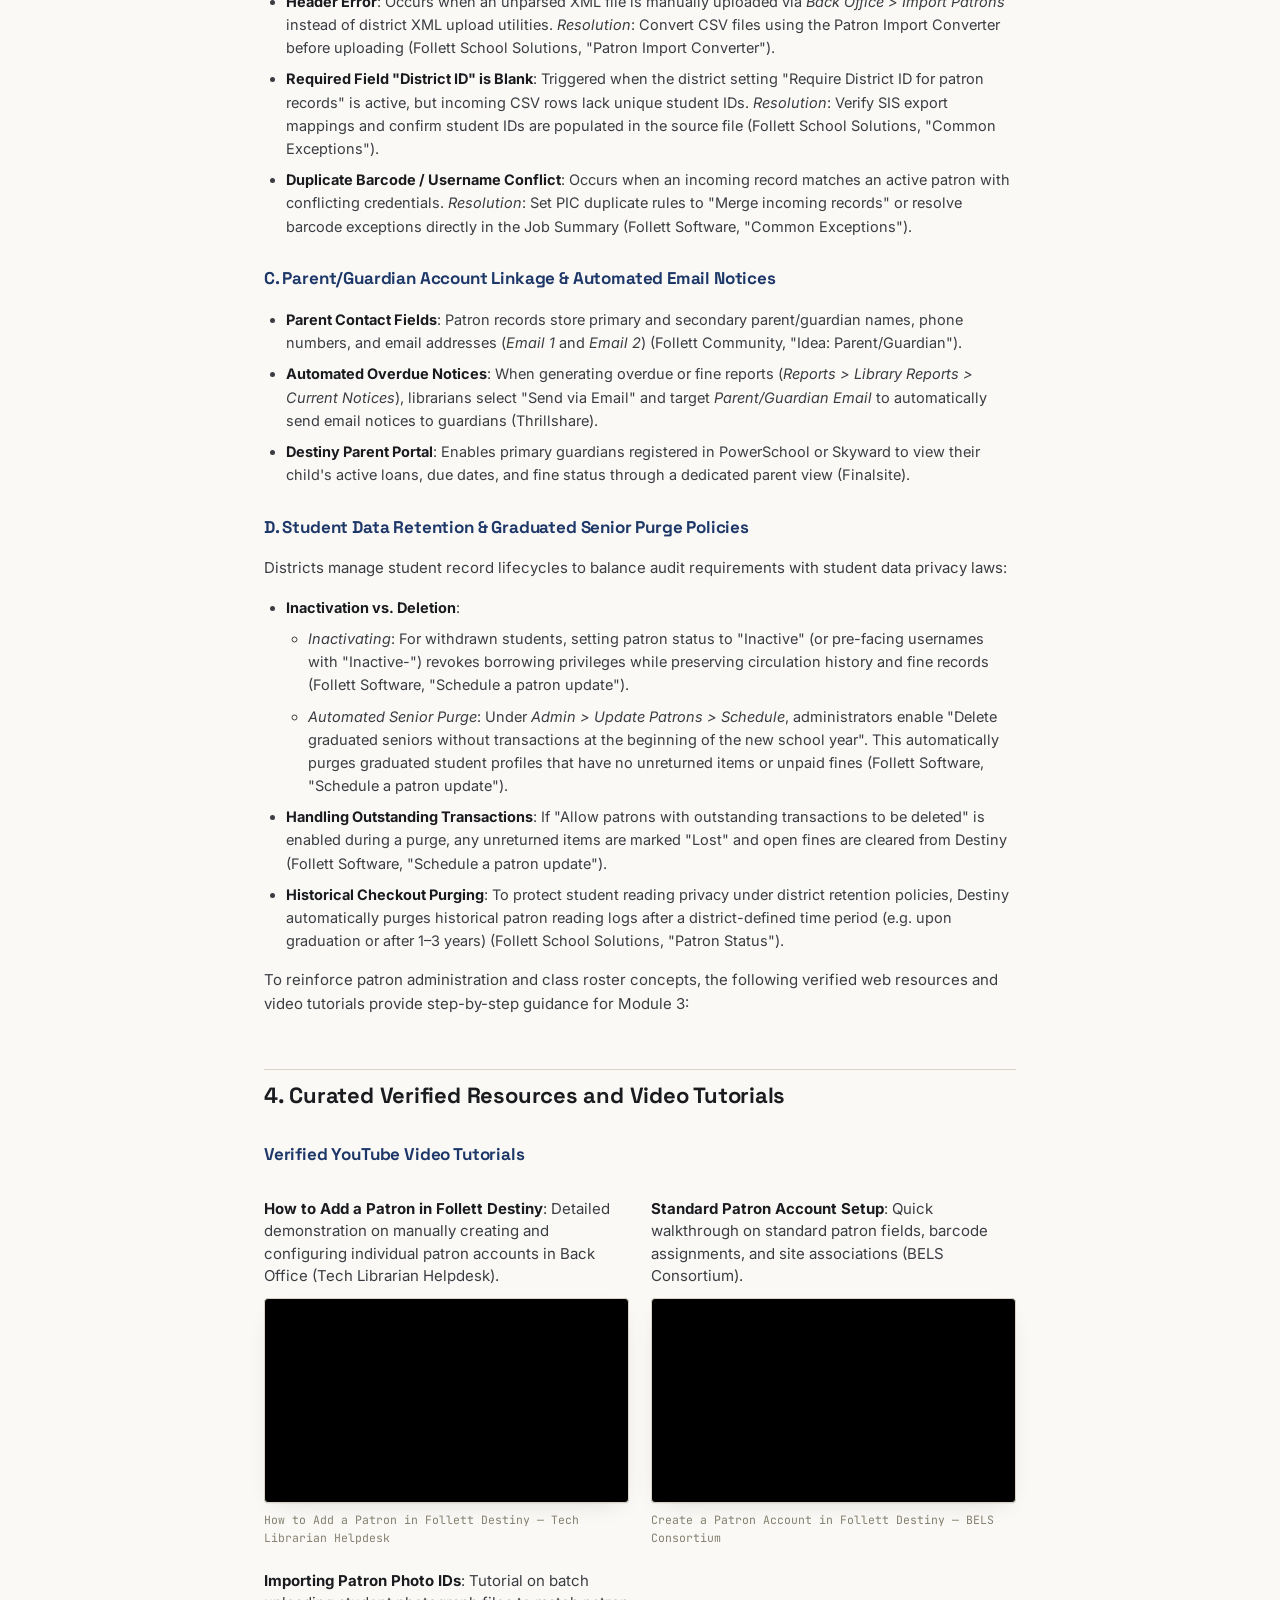
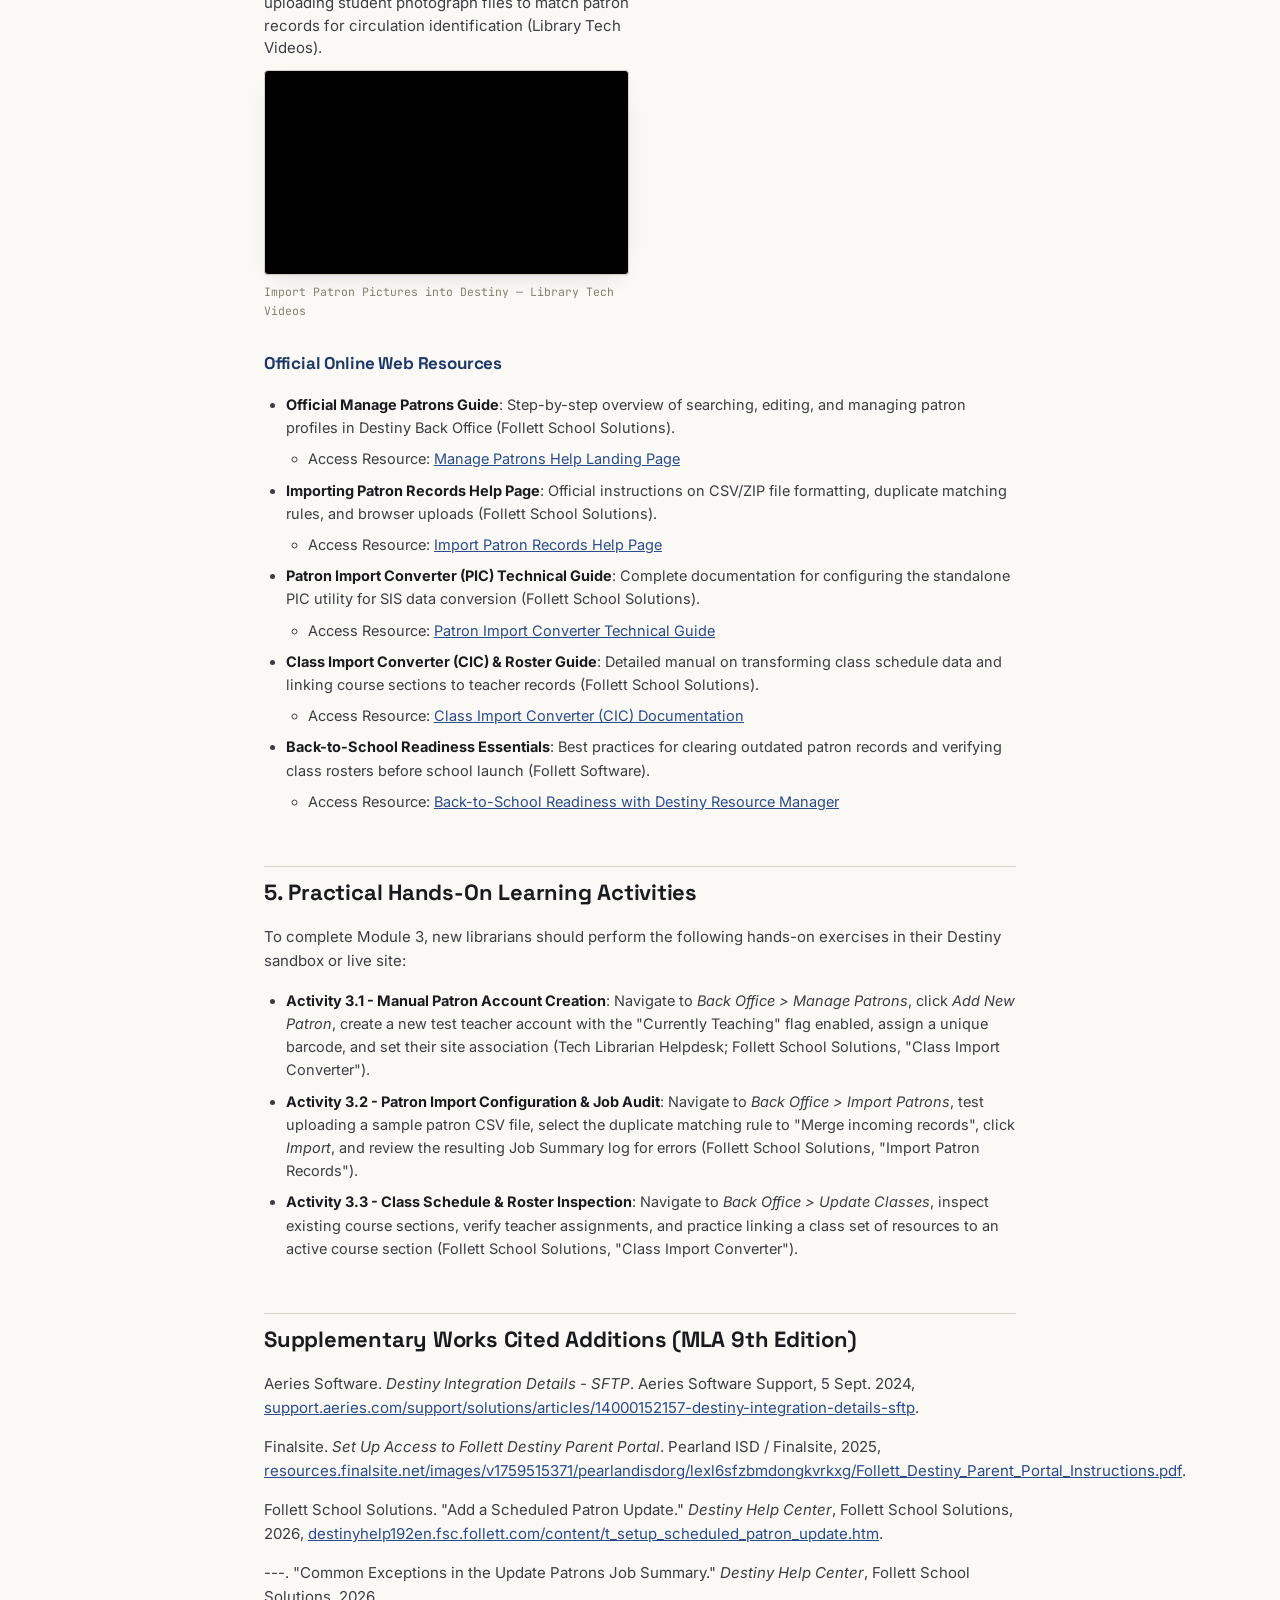
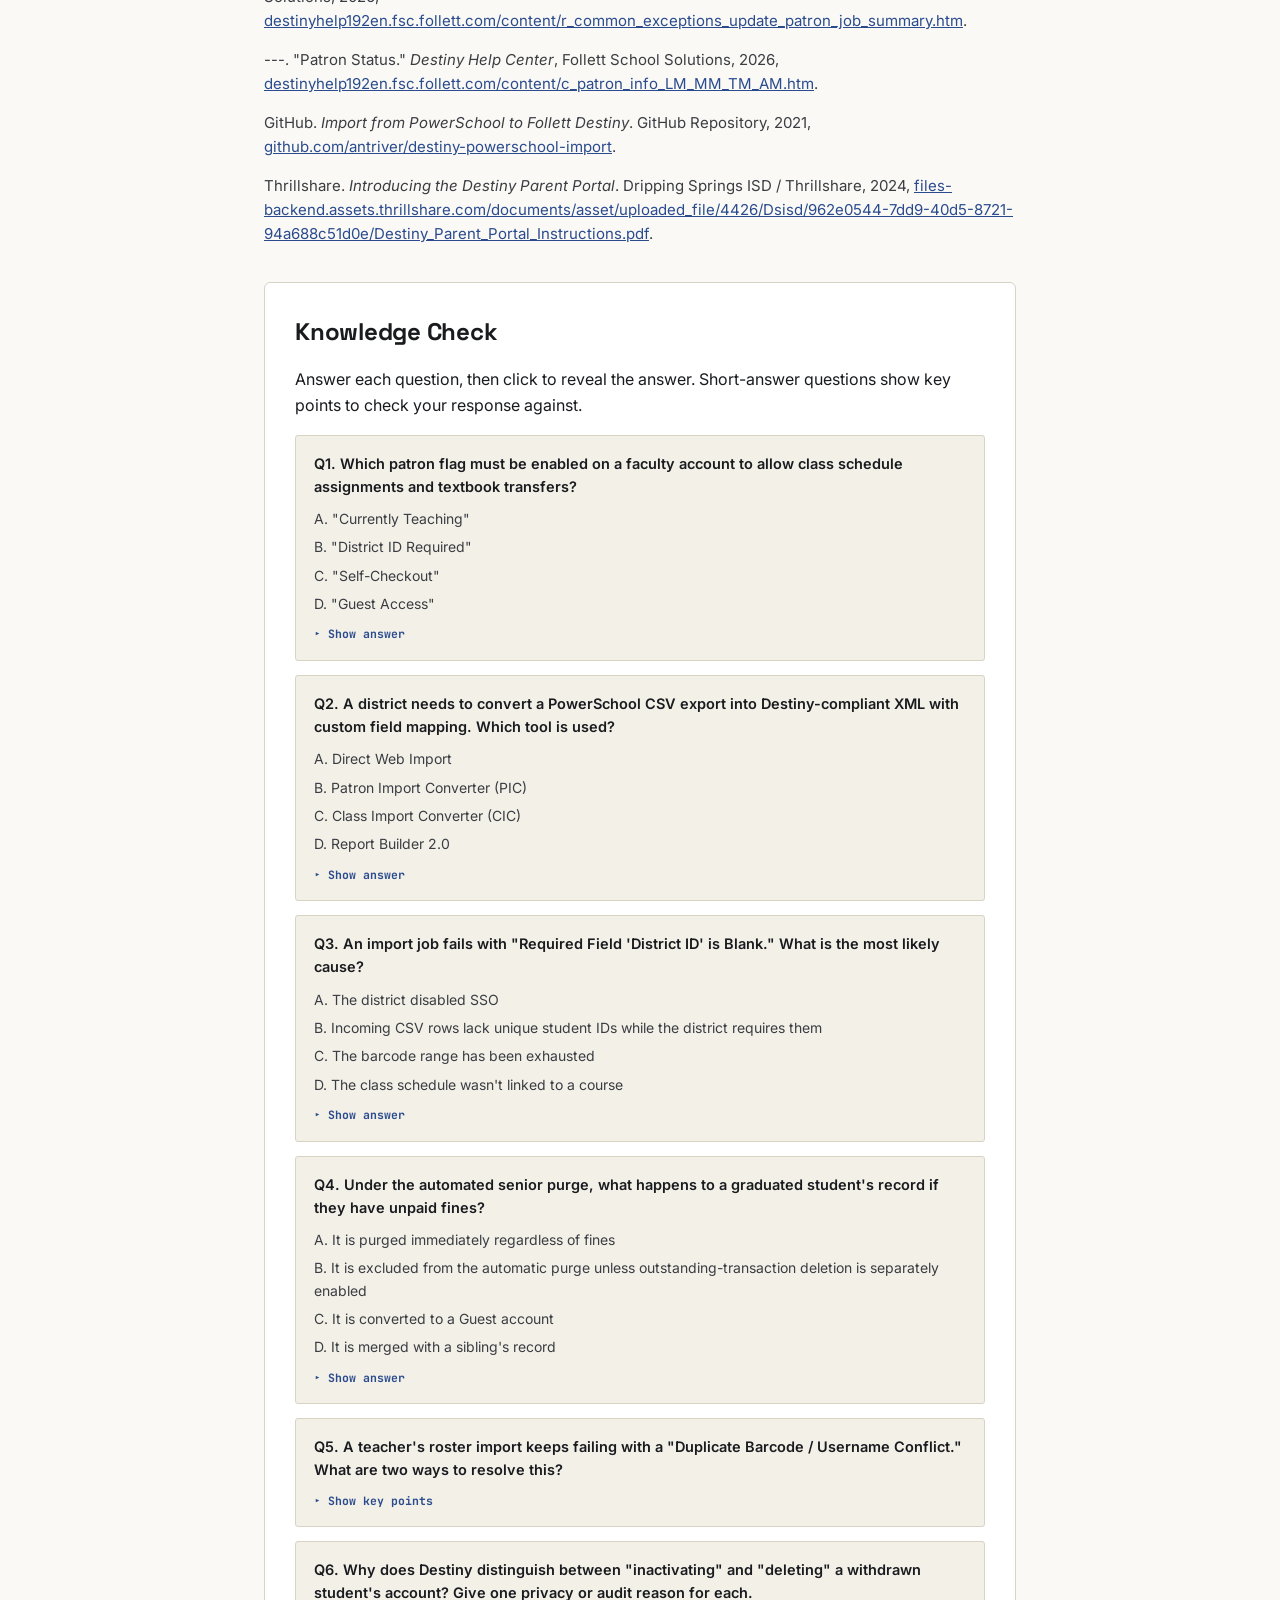
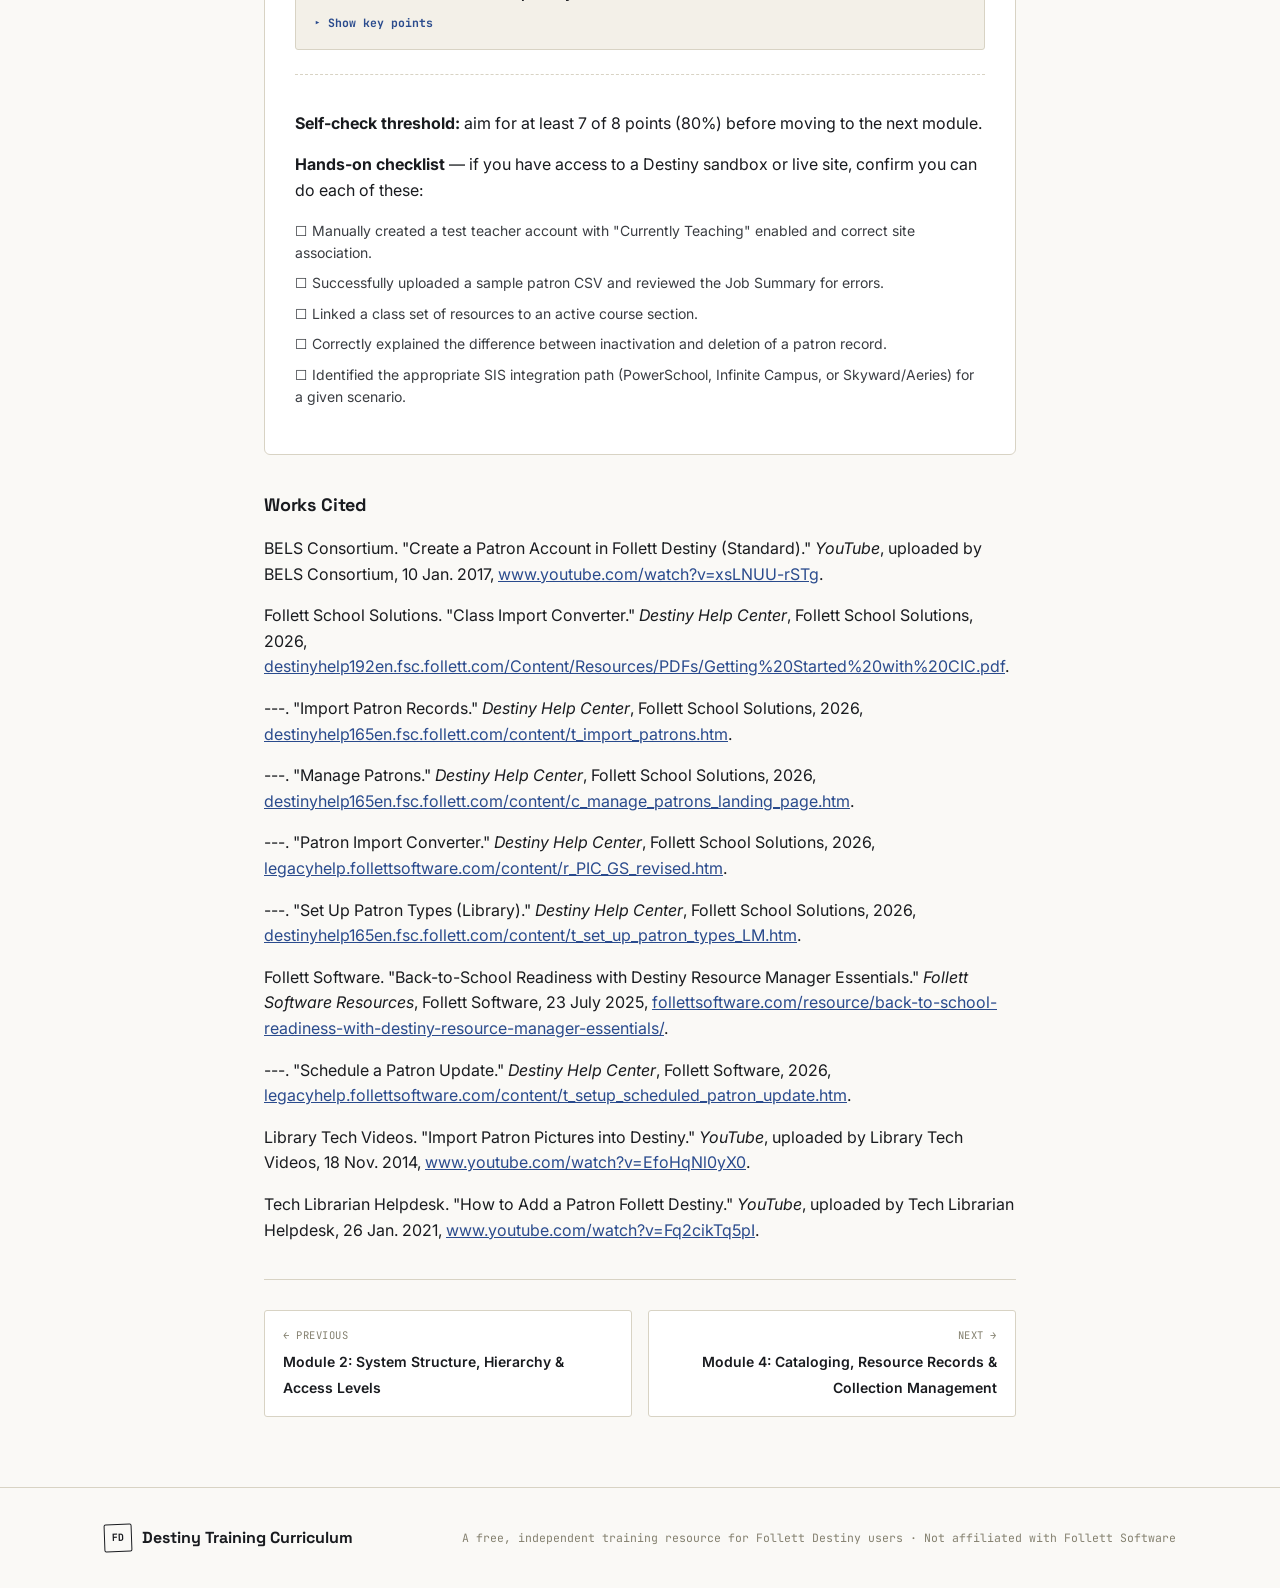
<file: modules/module-3.html>
<!DOCTYPE html>
<html lang="en">
<head>
<meta charset="UTF-8">
<meta name="viewport" content="width=device-width, initial-scale=1.0">
<title>Module 3: Patron Management &amp; Class Schedules — Destiny Training Curriculum</title>
<meta name="description" content="SIS imports, class rosters, and the “Currently Teaching” flag — the back-office work that makes circulation work on day one.">
<link rel="canonical" href="https://allenvincentlucas.github.io/learn-destiny-lms/modules/module-3.html">

<!-- Favicons -->
<link rel="icon" href="../favicon.ico" sizes="any">
<link rel="icon" type="image/png" sizes="32x32" href="../favicon-32.png">
<link rel="icon" type="image/png" sizes="16x16" href="../favicon-16.png">
<link rel="apple-touch-icon" sizes="180x180" href="../apple-touch-icon.png">

<!-- Open Graph -->
<meta property="og:type" content="website">
<meta property="og:site_name" content="Destiny Training Curriculum">
<meta property="og:title" content="Module 3: Patron Management &amp; Class Schedules — Destiny Training Curriculum">
<meta property="og:description" content="SIS imports, class rosters, and the “Currently Teaching” flag — the back-office work that makes circulation work on day one.">
<meta property="og:url" content="https://allenvincentlucas.github.io/learn-destiny-lms/modules/module-3.html">
<meta property="og:image" content="https://allenvincentlucas.github.io/learn-destiny-lms/assets/img/og/module-3.png">
<meta property="og:image:width" content="1200">
<meta property="og:image:height" content="630">

<!-- Twitter Card -->
<meta name="twitter:card" content="summary_large_image">
<meta name="twitter:title" content="Module 3: Patron Management &amp; Class Schedules — Destiny Training Curriculum">
<meta name="twitter:description" content="SIS imports, class rosters, and the “Currently Teaching” flag — the back-office work that makes circulation work on day one.">
<meta name="twitter:image" content="https://allenvincentlucas.github.io/learn-destiny-lms/assets/img/og/module-3.png">

<link rel="preconnect" href="https://fonts.googleapis.com">
<link rel="preconnect" href="https://fonts.gstatic.com" crossorigin>
<link href="https://fonts.googleapis.com/css2?family=Space+Grotesk:wght@500;600;700&family=Inter:wght@400;500;600;700&family=JetBrains+Mono:wght@400;500;700&display=swap" rel="stylesheet">
<link rel="stylesheet" href="../assets/css/style.css">
</head>
<body>
<div class="topbar">
  <div class="topbar-inner">
    <a class="brand" href="../index.html"><span class="brand-mark">FD</span> Destiny Training Curriculum</a>
    <nav>
      <a href="../index.html#modules">Modules</a>
      <a href="../glossary.html">Glossary</a>
    </nav>
  </div>
</div>
<div class="wrap breadcrumb"><a href="../index.html">Home</a> / <a href="../index.html#modules">Modules</a> / Module 3</div><div class="wrap module-header">
  <div class="call-no mono">CALL NO. 025.3 — PATRONS</div>
  <h1>Module 3: Patron Management &amp; Class Schedules</h1>
  <p style="color:var(--ink-soft);font-size:15.5px;max-width:70ch;">SIS imports, class rosters, and the “Currently Teaching” flag — the back-office work that makes circulation work on day one.</p>
  <div class="meta-row">
    <div class="meta-item"><span class="meta-label mono">Prerequisites</span><span class="meta-value">Modules 1–2</span></div>
    <div class="meta-item"><span class="meta-label mono">Est. Time</span><span class="meta-value">2.5 hours</span></div>
    <div class="meta-item"><span class="meta-label mono">Format</span><span class="meta-value">Self-paced reading + knowledge check</span></div>
  </div>
  <div class="share-bar">
  <span class="share-label mono">Share this module</span>
  <a class="share-btn share-fb" href="https://www.facebook.com/sharer/sharer.php?u=https%3A%2F%2Fallenvincentlucas.github.io%2Flearn-destiny-lms%2Fmodules%2Fmodule-3.html" target="_blank" rel="noopener noreferrer" aria-label="Share on Facebook" title="Share on Facebook">
    <svg width="18" height="18" viewBox="0 0 24 24" fill="none"><path d="M15 8.5h2.5V5.2c-.43-.06-1.93-.2-3.67-.2-3.64 0-6.13 2.29-6.13 6.49v3.06H4v3.7h3.7V22h3.8v-3.75h3.55l.56-3.7h-4.1v-2.56c0-1.07.29-1.8 1.83-1.8Z" stroke="currentColor" stroke-width="1.6" stroke-linejoin="round"/></svg>
  </a>
  <a class="share-btn share-x" href="https://twitter.com/intent/tweet?url=https%3A%2F%2Fallenvincentlucas.github.io%2Flearn-destiny-lms%2Fmodules%2Fmodule-3.html&text=Module%203%3A%20Patron%20Management%20%26%20Class%20Schedules%20%E2%80%94%20Destiny%20Training%20Curriculum" target="_blank" rel="noopener noreferrer" aria-label="Share on X" title="Share on X">
    <svg width="16" height="16" viewBox="0 0 24 24" fill="none"><path d="M18.3 3H21l-6.4 7.3L22 21h-6.6l-5.2-6.6L4 21H1.3l6.9-7.8L1 3h6.7l4.7 6.1L18.3 3Zm-1.1 16.2h1.5L7 4.7H5.4l11.8 14.5Z" fill="currentColor"/></svg>
  </a>
  <button class="share-btn share-ig" type="button" data-share-url="https://allenvincentlucas.github.io/learn-destiny-lms/modules/module-3.html" onclick="shareInstagram(this)" aria-label="Copy link for Instagram" title="Copy link for Instagram">
    <svg width="18" height="18" viewBox="0 0 24 24" fill="none"><rect x="3" y="3" width="18" height="18" rx="5" stroke="currentColor" stroke-width="1.6"/><circle cx="12" cy="12" r="4" stroke="currentColor" stroke-width="1.6"/><circle cx="17.2" cy="6.8" r="1.1" fill="currentColor"/></svg>
  </button>
  <span class="share-toast" role="status" aria-live="polite">Link copied &mdash; paste it into your Instagram Story or post.</span>
</div>
<script>
function shareInstagram(btn) {
  var url = btn.getAttribute('data-share-url');
  var toast = btn.parentElement.querySelector('.share-toast');
  function showToast() {
    toast.classList.add('show');
    setTimeout(function(){ toast.classList.remove('show'); }, 2800);
  }
  if (navigator.clipboard && navigator.clipboard.writeText) {
    navigator.clipboard.writeText(url).then(showToast, showToast);
  } else {
    var ta = document.createElement('textarea');
    ta.value = url; document.body.appendChild(ta); ta.select();
    try { document.execCommand('copy'); } catch(e) {}
    document.body.removeChild(ta);
    showToast();
  }
}
</script>

</div><div class="wrap-narrow"><div class="content-prose"><p>Welcome to <strong>Module 3: Patron Management &amp; Class Schedules</strong> of the Follett Destiny Library Management System (LMS) training program. Building upon system navigation and security configurations established in Modules 1 and 2, this module focuses on student and staff account administration, Student Information System (SIS) data synchronization, and course roster integration (Follett School Solutions, "Manage Patrons").</p>
<p>Accurate patron management and class schedule alignment enable seamless circulation, automated overdue tracking, and efficient bulk resource distribution across classrooms and grade levels (Follett Software, "Back-to-School Readiness").</p></div><div class="objectives-box">
<h2>What You'll Learn</h2>
<ul><li><svg width="16" height="16" viewBox="0 0 24 24" fill="none"><path d="M4 12l5 5L20 6" stroke="#2A4B8D" stroke-width="2" stroke-linecap="round" stroke-linejoin="round"/></svg><span>Create and configure an individual patron record, including barcode, District ID, and Patron Type.</span></li><li><svg width="16" height="16" viewBox="0 0 24 24" fill="none"><path d="M4 12l5 5L20 6" stroke="#2A4B8D" stroke-width="2" stroke-linecap="round" stroke-linejoin="round"/></svg><span>Choose the correct bulk-import method (Direct Web Import, PIC, or Scheduled Update) for a given SIS scenario.</span></li><li><svg width="16" height="16" viewBox="0 0 24 24" fill="none"><path d="M4 12l5 5L20 6" stroke="#2A4B8D" stroke-width="2" stroke-linecap="round" stroke-linejoin="round"/></svg><span>Diagnose and resolve at least two common patron-import job errors.</span></li><li><svg width="16" height="16" viewBox="0 0 24 24" fill="none"><path d="M4 12l5 5L20 6" stroke="#2A4B8D" stroke-width="2" stroke-linecap="round" stroke-linejoin="round"/></svg><span>Link class schedules to course rosters and explain the purpose of the &quot;Currently Teaching&quot; flag.</span></li><li><svg width="16" height="16" viewBox="0 0 24 24" fill="none"><path d="M4 12l5 5L20 6" stroke="#2A4B8D" stroke-width="2" stroke-linecap="round" stroke-linejoin="round"/></svg><span>Apply data-retention rules correctly when inactivating vs. deleting a withdrawn or graduated student record.</span></li></ul>
</div><div class="content-prose"><h2>2. Patron Management &amp; Roster Synchronization</h2>
<h3>A. Individual Patron Administration</h3>
<p>Librarians manage individual patron records by navigating to <strong>Back Office &gt; Manage Patrons</strong> (Follett School Solutions, "Manage Patrons"). Key capabilities include:</p>
<ul><li>Creating, editing, merging, and archiving student, faculty, and staff profiles (Tech Librarian Helpdesk).</li><li>Assigning patron barcode numbers, District IDs, graduation years, and homeroom locations (Follett School Solutions, "Import Patron Records").</li><li>Setting <strong>Patron Types</strong> (e.g., <em>Student</em>, <em>Teacher</em>, <em>Staff</em>, <em>Administrator</em>) which dictate circulation loan limits, fine rates, and borrowing privileges (Follett School Solutions, "Set Up Patron Types").</li><li>Enabling the <strong>"Currently Teaching"</strong> flag on faculty accounts to allow class schedule assignments and textbook transfers (Follett School Solutions, "Class Import Converter").</li></ul>
<h3>B. Bulk Patron Imports &amp; SIS Integration</h3>
<p>To maintain thousands of student records across a district, Destiny supports bulk demographic imports:</p>
<ul><li><strong>1. Direct Web Import (Back Office &gt; Import Patrons)</strong>: Uploads CSV or ZIP files (up to 500 MB) directly through the browser interface, with duplicate resolution rules to preserve, merge, or replace existing records (Follett School Solutions, "Import Patron Records").</li><li><strong>2. Patron Import Converter (PIC)</strong>: A standalone utility (<em>PatronImportConverter.exe</em>) that transforms raw CSV exports from any school Student Information System (SIS) into Destiny-compliant XML format, mapping custom fields to standardized patron attributes (Follett School Solutions, "Patron Import Converter").</li><li><strong>3. Scheduled Patron Updates (Back Office &gt; Update Patrons &gt; Schedule)</strong>: Automated daily or weekly background synchronization jobs executed at the district level to automatically add new enrollments, update grade levels, and archive transferred or graduated students (Follett Software, "Schedule a Patron Update").</li></ul>
<h3><strong>C. Patron Management 2.0 (Destiny 24.0)</strong></h3>
<p>Destiny 24.0 introduces a modernized patron search and details experience for both Library Manager and Resource Manager (Follett Community, "Destiny 24.0 Readiness Kit"):</p>
<ul><li><strong>Richer Filters &amp; Recent-Patron Lists: </strong>Narrow patron searches with expanded filter options and quickly return to recently viewed patron records (Follett Community, "Destiny 24.0 Readiness Kit").</li><li><strong>Permission-Aware Views: </strong>The patron details screen adapts to the logged-in user's access level, showing only the fields and actions that user's role permits (Follett Community, "Destiny 24.0 Readiness Kit").</li></ul>
<h2>3. Class Schedules &amp; Course Section Integration</h2>
<p>Integrating class schedules connects learning resources directly to academic courses, teachers, and enrolled students (Follett School Solutions, "Class Import Converter"):</p>
<h3>A. Class Schedules Setup (Back Office &gt; Update Classes)</h3>
<ul><li>Links courses, section numbers, instructional locations, and assigned faculty members (Follett School Solutions, "Class Import Converter").</li><li>Enables <strong>Class Set Checkouts</strong>, allowing librarians to check out class sets of textbooks, laptops, or literature kits to an entire course roster in a single transaction (Follett Software, "Back-to-School Readiness").</li><li>Identifies district-wide textbook shortages or surpluses prior to term launches (Follett School Solutions, "Class Import Converter").</li></ul>
<h3>B. Class Import Converter (CIC)</h3>
<ul><li>Converts SIS schedule CSV exports into XML format for automated upload (Follett School Solutions, "Class Import Converter").</li><li>Verifies that all course instructors are marked as "Currently Teaching" and associated with the correct school site prior to roster matching (Follett School Solutions, "Class Import Converter").</li></ul><h2><strong>Module 3 Supplement: SIS Integration, Import Error Troubleshooting, Parent Linkage &amp; Data Retention</strong></h2>
<h3><strong>A. District-Specific SIS Integration Guidance</strong></h3>
<p>Destiny integrates with major Student Information Systems (SIS) through automated data pipelines (<em>Admin &gt; Update Patrons &gt; Schedule</em>) (Follett School Solutions, "Add a Scheduled Patron Update"):</p>
<ul><li><strong>PowerSchool Integration</strong>: Configured via PowerSchool AutoComm / AutoSend scripts that generate nightly CSV exports sent over SFTP to Destiny. Uses the Patron Import Converter (PIC) property map to align PowerSchool <em>Student_Number</em> to Destiny <em>District ID</em> (GitHub, "Import from PowerSchool").</li><li><strong>Infinite Campus Integration</strong>: Utilizes the Infinite Campus Data Extract Utility or native <strong>OneRoster API</strong> endpoints to stream real-time demographic and course schedule data directly into Destiny without manual flat-file handling (Follett Community, "Feed Detail").</li><li><strong>Skyward &amp; Aeries Integration</strong>: Exports automated CSV roster files over SFTP, mapping Skyward primary guardian emails and student IDs to Destiny patron fields (Aeries Software).</li></ul>
<h3><strong>B. Import-Error Troubleshooting &amp; PIC Error Reference</strong></h3>
<p>Librarians and system administrators monitor import results in the <strong>Job Manager</strong> summary log (<em>Admin &gt; Job Manager</em>) (Follett School Solutions, "Common Exceptions"):</p>
<ul><li><strong>Header Error</strong>: Occurs when an unparsed XML file is manually uploaded via <em>Back Office &gt; Import Patrons</em> instead of district XML upload utilities. <em>Resolution</em>: Convert CSV files using the Patron Import Converter before uploading (Follett School Solutions, "Patron Import Converter").</li><li><strong>Required Field "District ID" is Blank</strong>: Triggered when the district setting "Require District ID for patron records" is active, but incoming CSV rows lack unique student IDs. <em>Resolution</em>: Verify SIS export mappings and confirm student IDs are populated in the source file (Follett School Solutions, "Common Exceptions").</li><li><strong>Duplicate Barcode / Username Conflict</strong>: Occurs when an incoming record matches an active patron with conflicting credentials. <em>Resolution</em>: Set PIC duplicate rules to "Merge incoming records" or resolve barcode exceptions directly in the Job Summary (Follett Software, "Common Exceptions").</li></ul>
<h3><strong>C. Parent/Guardian Account Linkage &amp; Automated Email Notices</strong></h3>
<ul><li><strong>Parent Contact Fields</strong>: Patron records store primary and secondary parent/guardian names, phone numbers, and email addresses (<em>Email 1</em> and <em>Email 2</em>) (Follett Community, "Idea: Parent/Guardian").</li><li><strong>Automated Overdue Notices</strong>: When generating overdue or fine reports (<em>Reports &gt; Library Reports &gt; Current Notices</em>), librarians select "Send via Email" and target <em>Parent/Guardian Email</em> to automatically send email notices to guardians (Thrillshare).</li><li><strong>Destiny Parent Portal</strong>: Enables primary guardians registered in PowerSchool or Skyward to view their child's active loans, due dates, and fine status through a dedicated parent view (Finalsite).</li></ul>
<h3><strong>D. Student Data Retention &amp; Graduated Senior Purge Policies</strong></h3>
<p>Districts manage student record lifecycles to balance audit requirements with student data privacy laws:</p>
<ul><li><strong>Inactivation vs. Deletion</strong>:<ul><li><em>Inactivating</em>: For withdrawn students, setting patron status to "Inactive" (or pre-facing usernames with "Inactive-") revokes borrowing privileges while preserving circulation history and fine records (Follett Software, "Schedule a patron update").</li><li><em>Automated Senior Purge</em>: Under <em>Admin &gt; Update Patrons &gt; Schedule</em>, administrators enable "Delete graduated seniors without transactions at the beginning of the new school year". This automatically purges graduated student profiles that have no unreturned items or unpaid fines (Follett Software, "Schedule a patron update").</li></ul></li><li><strong>Handling Outstanding Transactions</strong>: If "Allow patrons with outstanding transactions to be deleted" is enabled during a purge, any unreturned items are marked "Lost" and open fines are cleared from Destiny (Follett Software, "Schedule a patron update").</li><li><strong>Historical Checkout Purging</strong>: To protect student reading privacy under district retention policies, Destiny automatically purges historical patron reading logs after a district-defined time period (e.g. upon graduation or after 1–3 years) (Follett School Solutions, "Patron Status").</li></ul>
<p>To reinforce patron administration and class roster concepts, the following verified web resources and video tutorials provide step-by-step guidance for Module 3:</p><h2>4. Curated Verified Resources and Video Tutorials</h2><h3>Verified YouTube Video Tutorials</h3><div class="video-block"><div class="video-grid"><div class="video-card">
<p class="video-desc"><strong>How to Add a Patron in Follett Destiny</strong>: Detailed demonstration on manually creating and configuring individual patron accounts in Back Office (Tech Librarian Helpdesk).</p>
<div class="video-wrap"><iframe src="https://www.youtube-nocookie.com/embed/Fq2cikTq5pI" title="How to Add a Patron in Follett Destiny — Tech Librarian Helpdesk" loading="lazy" allow="accelerometer; autoplay; clipboard-write; encrypted-media; gyroscope; picture-in-picture" allowfullscreen></iframe></div>
<div class="video-caption">How to Add a Patron in Follett Destiny — Tech Librarian Helpdesk</div>
</div><div class="video-card">
<p class="video-desc"><strong>Standard Patron Account Setup</strong>: Quick walkthrough on standard patron fields, barcode assignments, and site associations (BELS Consortium).</p>
<div class="video-wrap"><iframe src="https://www.youtube-nocookie.com/embed/xsLNUU-rSTg" title="Create a Patron Account in Follett Destiny — BELS Consortium" loading="lazy" allow="accelerometer; autoplay; clipboard-write; encrypted-media; gyroscope; picture-in-picture" allowfullscreen></iframe></div>
<div class="video-caption">Create a Patron Account in Follett Destiny — BELS Consortium</div>
</div><div class="video-card">
<p class="video-desc"><strong>Importing Patron Photo IDs</strong>: Tutorial on batch uploading student photograph files to match patron records for circulation identification (Library Tech Videos).</p>
<div class="video-wrap"><iframe src="https://www.youtube-nocookie.com/embed/EfoHqNl0yX0" title="Import Patron Pictures into Destiny — Library Tech Videos" loading="lazy" allow="accelerometer; autoplay; clipboard-write; encrypted-media; gyroscope; picture-in-picture" allowfullscreen></iframe></div>
<div class="video-caption">Import Patron Pictures into Destiny — Library Tech Videos</div>
</div></div></div><h3>Official Online Web Resources</h3>
<ul><li><strong>Official Manage Patrons Guide</strong>: Step-by-step overview of searching, editing, and managing patron profiles in Destiny Back Office (Follett School Solutions).<ul><li>Access Resource: <a href="http://destinyhelp165en.fsc.follett.com/content/c_manage_patrons_landing_page.htm" target="_blank" rel="noopener noreferrer">Manage Patrons Help Landing Page</a></li></ul></li><li><strong>Importing Patron Records Help Page</strong>: Official instructions on CSV/ZIP file formatting, duplicate matching rules, and browser uploads (Follett School Solutions).<ul><li>Access Resource: <a href="http://destinyhelp165en.fsc.follett.com/content/t_import_patrons.htm" target="_blank" rel="noopener noreferrer">Import Patron Records Help Page</a></li></ul></li><li><strong>Patron Import Converter (PIC) Technical Guide</strong>: Complete documentation for configuring the standalone PIC utility for SIS data conversion (Follett School Solutions).<ul><li>Access Resource: <a href="https://legacyhelp.follettsoftware.com/content/r_PIC_GS_revised.htm" target="_blank" rel="noopener noreferrer">Patron Import Converter Technical Guide</a></li></ul></li><li><strong>Class Import Converter (CIC) &amp; Roster Guide</strong>: Detailed manual on transforming class schedule data and linking course sections to teacher records (Follett School Solutions).<ul><li>Access Resource: <a href="http://destinyhelp192en.fsc.follett.com/Content/Resources/PDFs/Getting%20Started%20with%20CIC.pdf" target="_blank" rel="noopener noreferrer">Class Import Converter (CIC) Documentation</a></li></ul></li><li><strong>Back-to-School Readiness Essentials</strong>: Best practices for clearing outdated patron records and verifying class rosters before school launch (Follett Software).<ul><li>Access Resource: <a href="https://follettsoftware.com/resource/back-to-school-readiness-with-destiny-resource-manager-essentials/" target="_blank" rel="noopener noreferrer">Back-to-School Readiness with Destiny Resource Manager</a></li></ul></li></ul>
<h2>5. Practical Hands-On Learning Activities</h2>
<p>To complete Module 3, new librarians should perform the following hands-on exercises in their Destiny sandbox or live site:</p>
<ul><li><strong>Activity 3.1 - Manual Patron Account Creation</strong>: Navigate to <em>Back Office &gt; Manage Patrons</em>, click <em>Add New Patron</em>, create a new test teacher account with the "Currently Teaching" flag enabled, assign a unique barcode, and set their site association (Tech Librarian Helpdesk; Follett School Solutions, "Class Import Converter").</li><li><strong>Activity 3.2 - Patron Import Configuration &amp; Job Audit</strong>: Navigate to <em>Back Office &gt; Import Patrons</em>, test uploading a sample patron CSV file, select the duplicate matching rule to "Merge incoming records", click <em>Import</em>, and review the resulting Job Summary log for errors (Follett School Solutions, "Import Patron Records").</li><li><strong>Activity 3.3 - Class Schedule &amp; Roster Inspection</strong>: Navigate to <em>Back Office &gt; Update Classes</em>, inspect existing course sections, verify teacher assignments, and practice linking a class set of resources to an active course section (Follett School Solutions, "Class Import Converter").</li></ul>
<h2><strong>Supplementary Works Cited Additions (MLA 9th Edition)</strong></h2>
<p>Aeries Software. <em>Destiny Integration Details - SFTP</em>. Aeries Software Support, 5 Sept. 2024, <a href="https://support.aeries.com/support/solutions/articles/14000152157-destiny-integration-details-sftp" target="_blank" rel="noopener noreferrer">support.aeries.com/support/solutions/articles/14000152157-destiny-integration-details-sftp</a>.</p>
<p>Finalsite. <em>Set Up Access to Follett Destiny Parent Portal</em>. Pearland ISD / Finalsite, 2025, <a href="https://resources.finalsite.net/images/v1759515371/pearlandisdorg/lexl6sfzbmdongkvrkxg/Follett_Destiny_Parent_Portal_Instructions.pdf" target="_blank" rel="noopener noreferrer">resources.finalsite.net/images/v1759515371/pearlandisdorg/lexl6sfzbmdongkvrkxg/Follett_Destiny_Parent_Portal_Instructions.pdf</a>.</p>
<p>Follett School Solutions. "Add a Scheduled Patron Update." <em>Destiny Help Center</em>, Follett School Solutions, 2026, <a href="http://destinyhelp192en.fsc.follett.com/content/t_setup_scheduled_patron_update.htm" target="_blank" rel="noopener noreferrer">destinyhelp192en.fsc.follett.com/content/t_setup_scheduled_patron_update.htm</a>.</p>
<p>---. "Common Exceptions in the Update Patrons Job Summary." <em>Destiny Help Center</em>, Follett School Solutions, 2026, <a href="http://destinyhelp192en.fsc.follett.com/content/r_common_exceptions_update_patron_job_summary.htm" target="_blank" rel="noopener noreferrer">destinyhelp192en.fsc.follett.com/content/r_common_exceptions_update_patron_job_summary.htm</a>.</p>
<p>---. "Patron Status." <em>Destiny Help Center</em>, Follett School Solutions, 2026, <a href="http://destinyhelp192en.fsc.follett.com/content/c_patron_info_LM_MM_TM_AM.htm" target="_blank" rel="noopener noreferrer">destinyhelp192en.fsc.follett.com/content/c_patron_info_LM_MM_TM_AM.htm</a>.</p>
<p>GitHub. <em>Import from PowerSchool to Follett Destiny</em>. GitHub Repository, 2021, <a href="https://github.com/antriver/destiny-powerschool-import" target="_blank" rel="noopener noreferrer">github.com/antriver/destiny-powerschool-import</a>.</p>
<p>Thrillshare. <em>Introducing the Destiny Parent Portal</em>. Dripping Springs ISD / Thrillshare, 2024, <a href="https://files-backend.assets.thrillshare.com/documents/asset/uploaded_file/4426/Dsisd/962e0544-7dd9-40d5-8721-94a688c51d0e/Destiny_Parent_Portal_Instructions.pdf?disposition=inline" target="_blank" rel="noopener noreferrer">files-backend.assets.thrillshare.com/documents/asset/uploaded_file/4426/Dsisd/962e0544-7dd9-40d5-8721-94a688c51d0e/Destiny_Parent_Portal_Instructions.pdf</a>.</p></div><div class="kcheck">
<h2>Knowledge Check</h2>
<p>Answer each question, then click to reveal the answer. Short-answer questions show key points to check your response against.</p>
<div class="kc-q">
<p class="q-text">Q1. Which patron flag must be enabled on a faculty account to allow class schedule assignments and textbook transfers?</p>
<ul><li>A. &quot;Currently Teaching&quot;</li><li>B. &quot;District ID Required&quot;</li><li>C. &quot;Self-Checkout&quot;</li><li>D. &quot;Guest Access&quot;</li></ul>
<details class="reveal"><summary>Show answer</summary><div class="answer">Correct answer: <strong>A</strong></div></details>
</div>
<div class="kc-q">
<p class="q-text">Q2. A district needs to convert a PowerSchool CSV export into Destiny-compliant XML with custom field mapping. Which tool is used?</p>
<ul><li>A. Direct Web Import</li><li>B. Patron Import Converter (PIC)</li><li>C. Class Import Converter (CIC)</li><li>D. Report Builder 2.0</li></ul>
<details class="reveal"><summary>Show answer</summary><div class="answer">Correct answer: <strong>B</strong></div></details>
</div>
<div class="kc-q">
<p class="q-text">Q3. An import job fails with &quot;Required Field &#x27;District ID&#x27; is Blank.&quot; What is the most likely cause?</p>
<ul><li>A. The district disabled SSO</li><li>B. Incoming CSV rows lack unique student IDs while the district requires them</li><li>C. The barcode range has been exhausted</li><li>D. The class schedule wasn&#x27;t linked to a course</li></ul>
<details class="reveal"><summary>Show answer</summary><div class="answer">Correct answer: <strong>B</strong></div></details>
</div>
<div class="kc-q">
<p class="q-text">Q4. Under the automated senior purge, what happens to a graduated student&#x27;s record if they have unpaid fines?</p>
<ul><li>A. It is purged immediately regardless of fines</li><li>B. It is excluded from the automatic purge unless outstanding-transaction deletion is separately enabled</li><li>C. It is converted to a Guest account</li><li>D. It is merged with a sibling&#x27;s record</li></ul>
<details class="reveal"><summary>Show answer</summary><div class="answer">Correct answer: <strong>B</strong></div></details>
</div>
<div class="kc-q">
<p class="q-text">Q5. A teacher&#x27;s roster import keeps failing with a &quot;Duplicate Barcode / Username Conflict.&quot; What are two ways to resolve this?</p>
<details class="reveal"><summary>Show key points</summary><div class="answer">Set the PIC duplicate rule to &quot;Merge incoming records,&quot; or manually resolve the specific barcode exception directly in the Job Summary log.</div></details>
</div>
<div class="kc-q">
<p class="q-text">Q6. Why does Destiny distinguish between &quot;inactivating&quot; and &quot;deleting&quot; a withdrawn student&#x27;s account? Give one privacy or audit reason for each.</p>
<details class="reveal"><summary>Show key points</summary><div class="answer">Inactivating preserves circulation history and fine records for audit purposes while revoking borrowing privileges; deleting removes the record, so districts balance audit/financial needs against reading-privacy retention limits (e.g., purging historical checkout logs after 1-3 years).</div></details>
</div>
<div class="completion-box">
<p><strong>Self-check threshold:</strong> aim for at least 7 of 8 points (80%) before moving to the next module.</p>
<p><strong>Hands-on checklist</strong> — if you have access to a Destiny sandbox or live site, confirm you can do each of these:</p>
<ul>
<li>☐ Manually created a test teacher account with &quot;Currently Teaching&quot; enabled and correct site association.</li>
<li>☐ Successfully uploaded a sample patron CSV and reviewed the Job Summary for errors.</li>
<li>☐ Linked a class set of resources to an active course section.</li>
<li>☐ Correctly explained the difference between inactivation and deletion of a patron record.</li>
<li>☐ Identified the appropriate SIS integration path (PowerSchool, Infinite Campus, or Skyward/Aeries) for a given scenario.</li>
</ul>
</div>
</div><div class="works-cited"><h2>Works Cited</h2>
<p>BELS Consortium. "Create a Patron Account in Follett Destiny (Standard)." <em>YouTube</em>, uploaded by BELS Consortium, 10 Jan. 2017, <a href="https://www.youtube.com/watch?v=xsLNUU-rSTg" target="_blank" rel="noopener noreferrer">www.youtube.com/watch?v=xsLNUU-rSTg</a>.</p>
<p>Follett School Solutions. "Class Import Converter." <em>Destiny Help Center</em>, Follett School Solutions, 2026, <a href="http://destinyhelp192en.fsc.follett.com/Content/Resources/PDFs/Getting%20Started%20with%20CIC.pdf" target="_blank" rel="noopener noreferrer">destinyhelp192en.fsc.follett.com/Content/Resources/PDFs/Getting%20Started%20with%20CIC.pdf</a>.</p>
<p>---. "Import Patron Records." <em>Destiny Help Center</em>, Follett School Solutions, 2026, <a href="http://destinyhelp165en.fsc.follett.com/content/t_import_patrons.htm" target="_blank" rel="noopener noreferrer">destinyhelp165en.fsc.follett.com/content/t_import_patrons.htm</a>.</p>
<p>---. "Manage Patrons." <em>Destiny Help Center</em>, Follett School Solutions, 2026, <a href="http://destinyhelp165en.fsc.follett.com/content/c_manage_patrons_landing_page.htm" target="_blank" rel="noopener noreferrer">destinyhelp165en.fsc.follett.com/content/c_manage_patrons_landing_page.htm</a>.</p>
<p>---. "Patron Import Converter." <em>Destiny Help Center</em>, Follett School Solutions, 2026, <a href="https://legacyhelp.follettsoftware.com/content/r_PIC_GS_revised.htm" target="_blank" rel="noopener noreferrer">legacyhelp.follettsoftware.com/content/r_PIC_GS_revised.htm</a>.</p>
<p>---. "Set Up Patron Types (Library)." <em>Destiny Help Center</em>, Follett School Solutions, 2026, <a href="http://destinyhelp165en.fsc.follett.com/content/t_set_up_patron_types_LM.htm" target="_blank" rel="noopener noreferrer">destinyhelp165en.fsc.follett.com/content/t_set_up_patron_types_LM.htm</a>.</p>
<p>Follett Software. "Back-to-School Readiness with Destiny Resource Manager Essentials." <em>Follett Software Resources</em>, Follett Software, 23 July 2025, <a href="https://follettsoftware.com/resource/back-to-school-readiness-with-destiny-resource-manager-essentials/" target="_blank" rel="noopener noreferrer">follettsoftware.com/resource/back-to-school-readiness-with-destiny-resource-manager-essentials/</a>.</p>
<p>---. "Schedule a Patron Update." <em>Destiny Help Center</em>, Follett Software, 2026, <a href="https://legacyhelp.follettsoftware.com/content/t_setup_scheduled_patron_update.htm" target="_blank" rel="noopener noreferrer">legacyhelp.follettsoftware.com/content/t_setup_scheduled_patron_update.htm</a>.</p>
<p>Library Tech Videos. "Import Patron Pictures into Destiny." <em>YouTube</em>, uploaded by Library Tech Videos, 18 Nov. 2014, <a href="https://www.youtube.com/watch?v=EfoHqNl0yX0" target="_blank" rel="noopener noreferrer">www.youtube.com/watch?v=EfoHqNl0yX0</a>.</p>
<p>Tech Librarian Helpdesk. "How to Add a Patron Follett Destiny." <em>YouTube</em>, uploaded by Tech Librarian Helpdesk, 26 Jan. 2021, <a href="https://www.youtube.com/watch?v=Fq2cikTq5pI" target="_blank" rel="noopener noreferrer">www.youtube.com/watch?v=Fq2cikTq5pI</a>.</p>
</div><div class="module-nav"><a href="module-2.html"><span class="nav-label">&larr; Previous</span><span class="nav-title">Module 2: System Structure, Hierarchy &amp; Access Levels</span></a><a href="module-4.html" class="nav-next"><span class="nav-label">Next &rarr;</span><span class="nav-title">Module 4: Cataloging, Resource Records &amp; Collection Management</span></a></div></div><footer>
  <div class="wrap footer-inner">
    <a class="brand" href="../index.html"><span class="brand-mark">FD</span> Destiny Training Curriculum</a>
    <div class="fmeta">A free, independent training resource for Follett Destiny users &middot; Not affiliated with Follett Software</div>
  </div>
</footer>
</body>
</html>
</file>
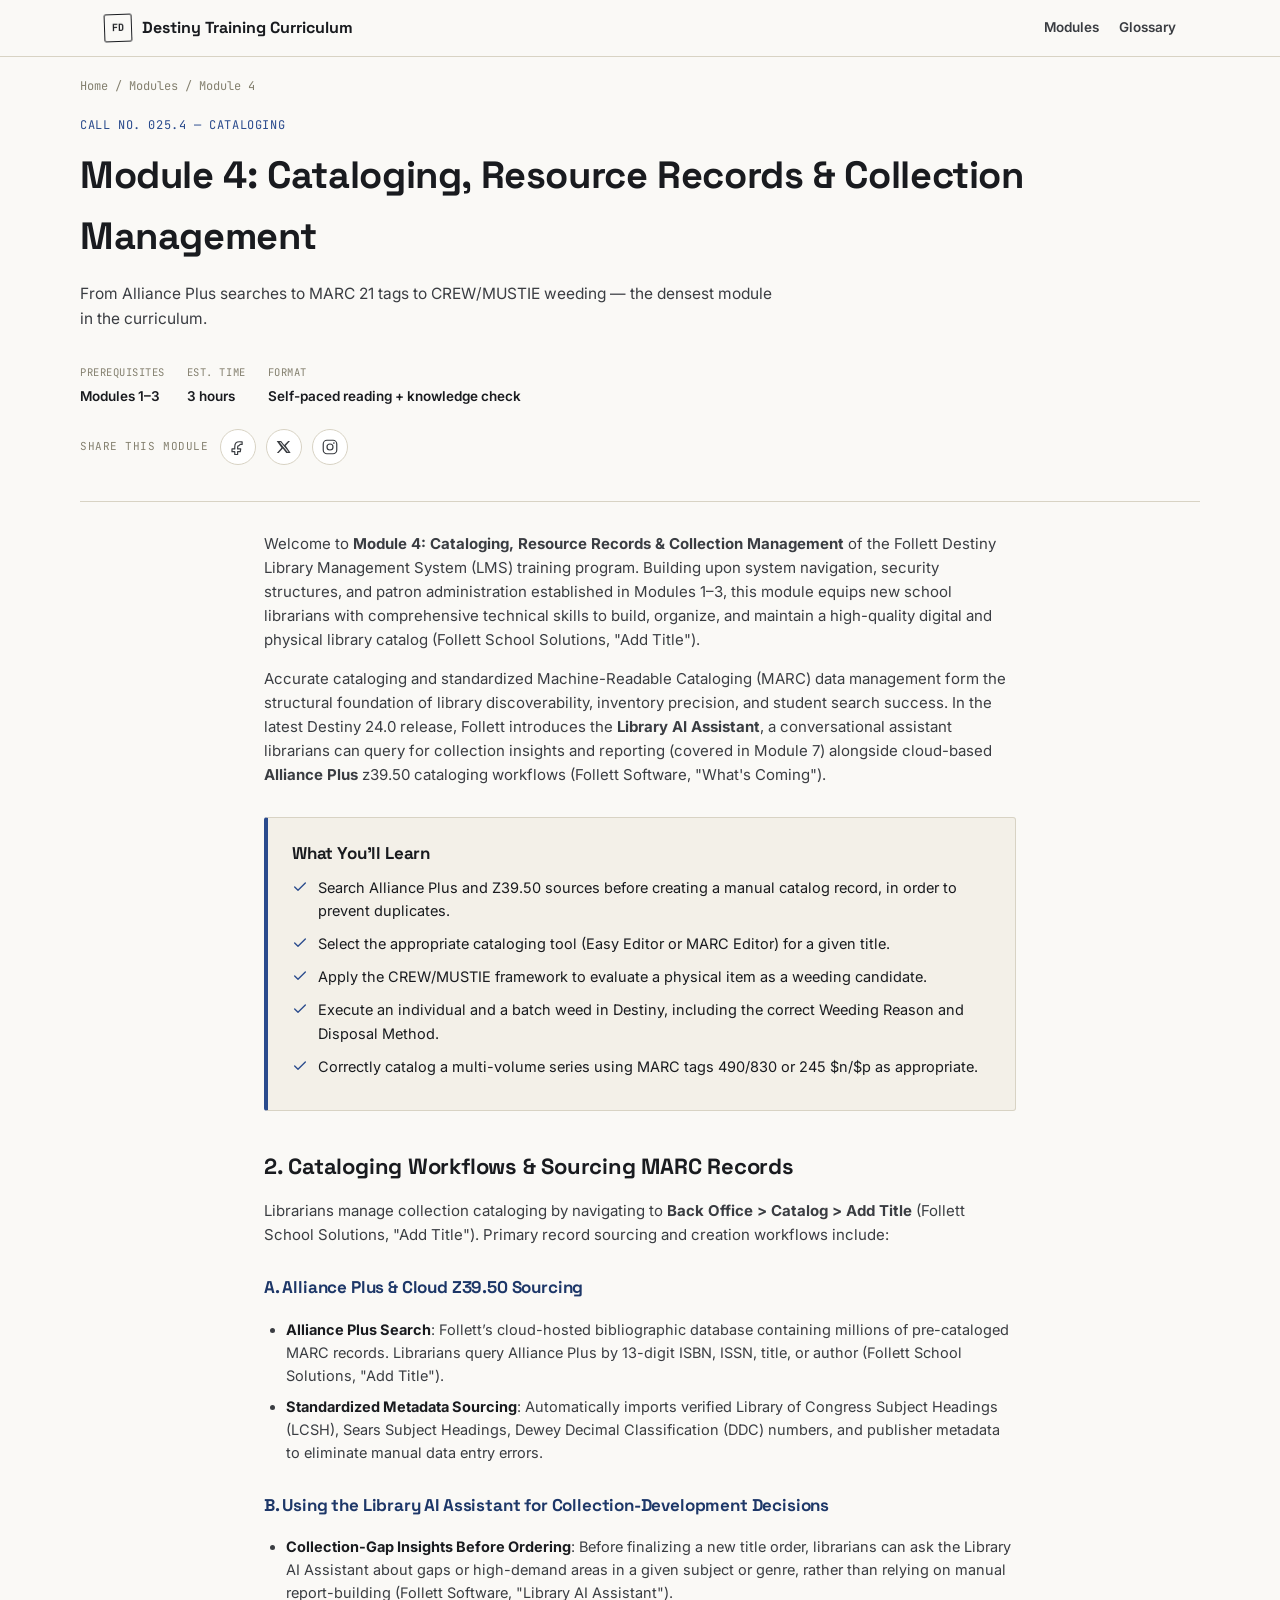
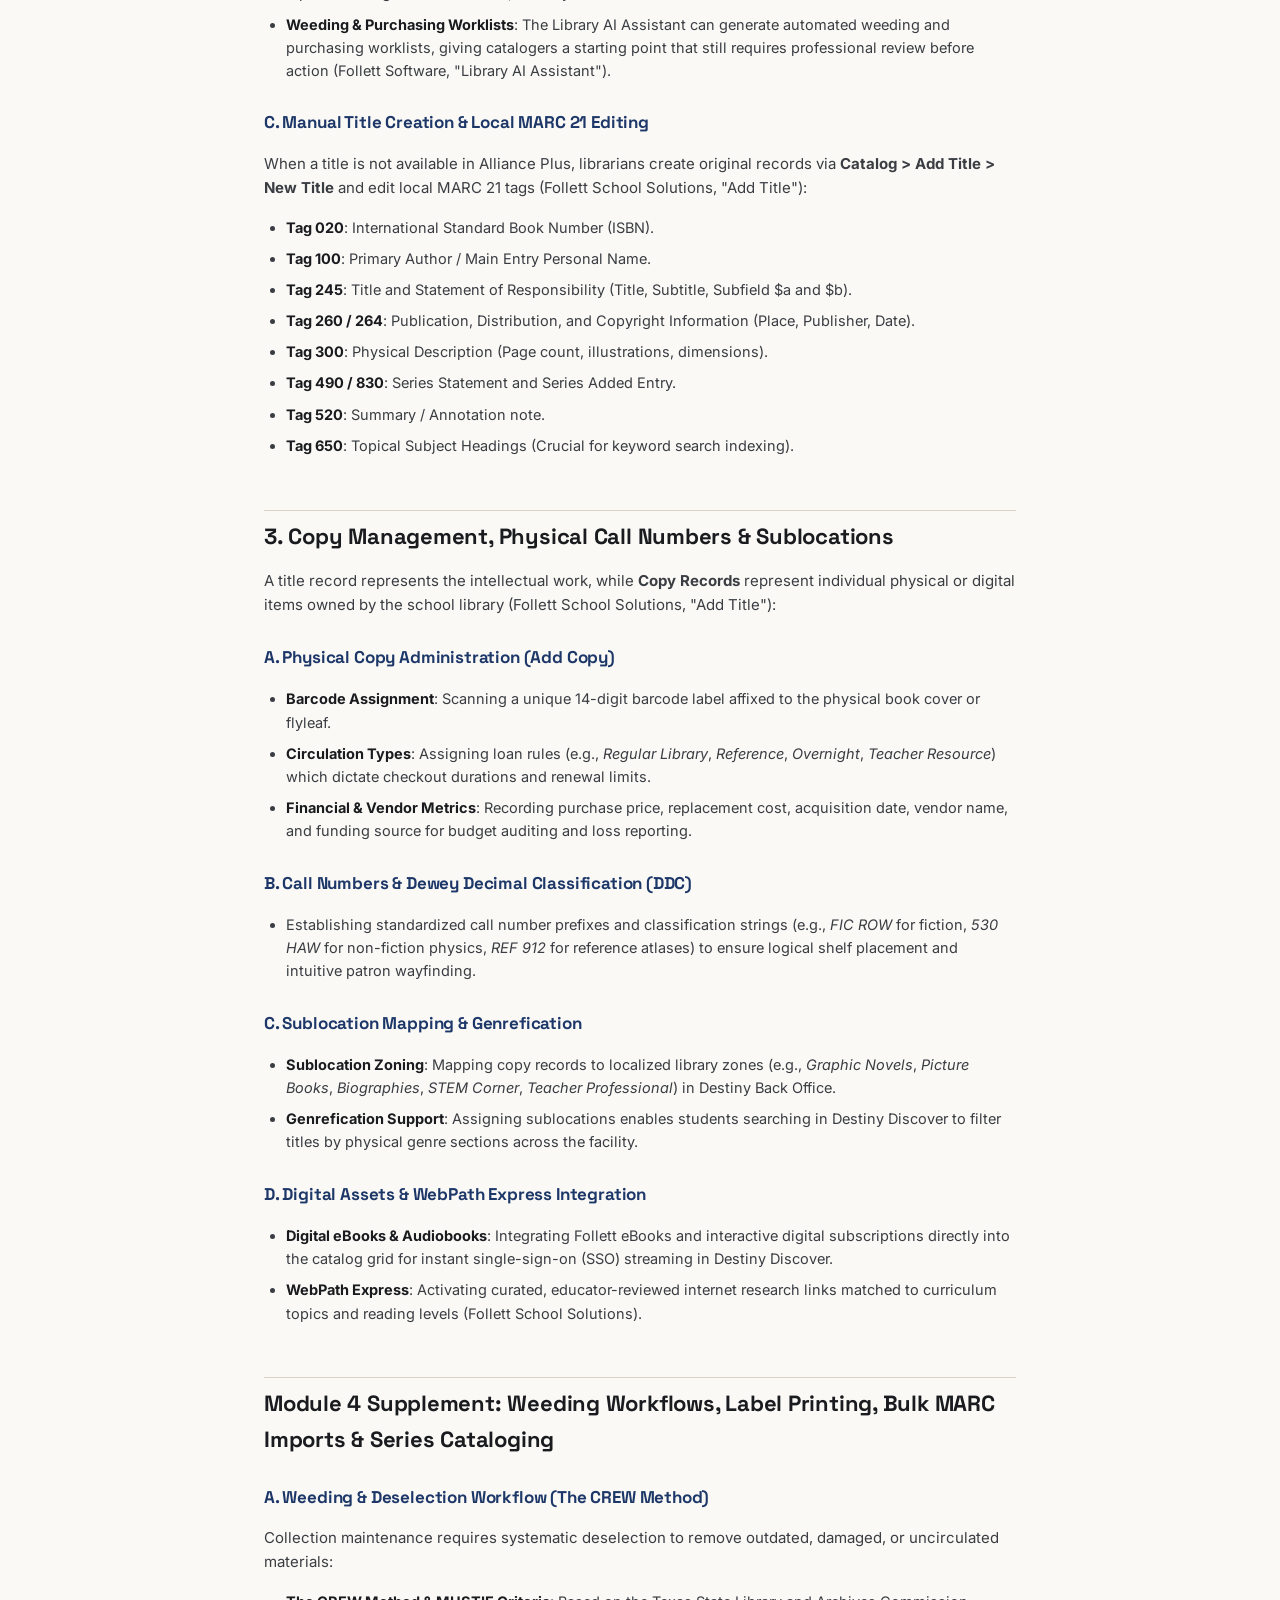
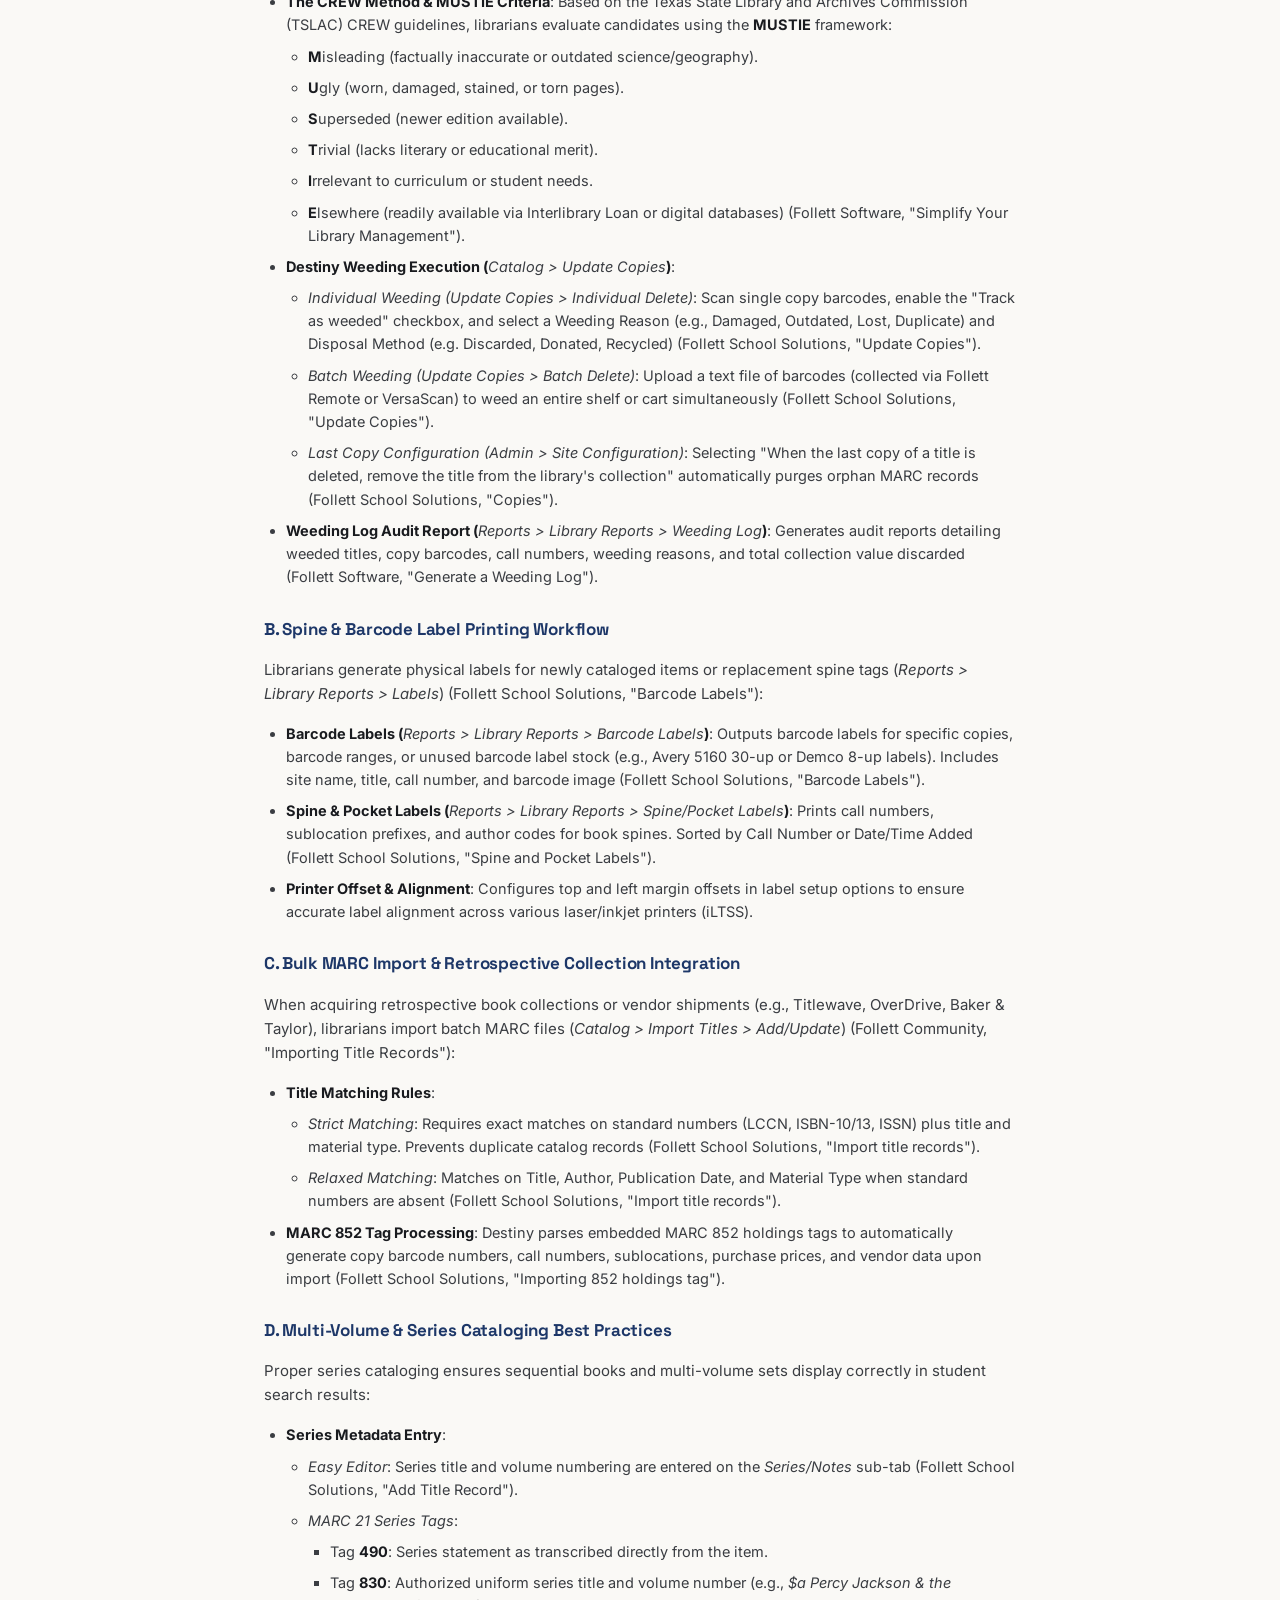
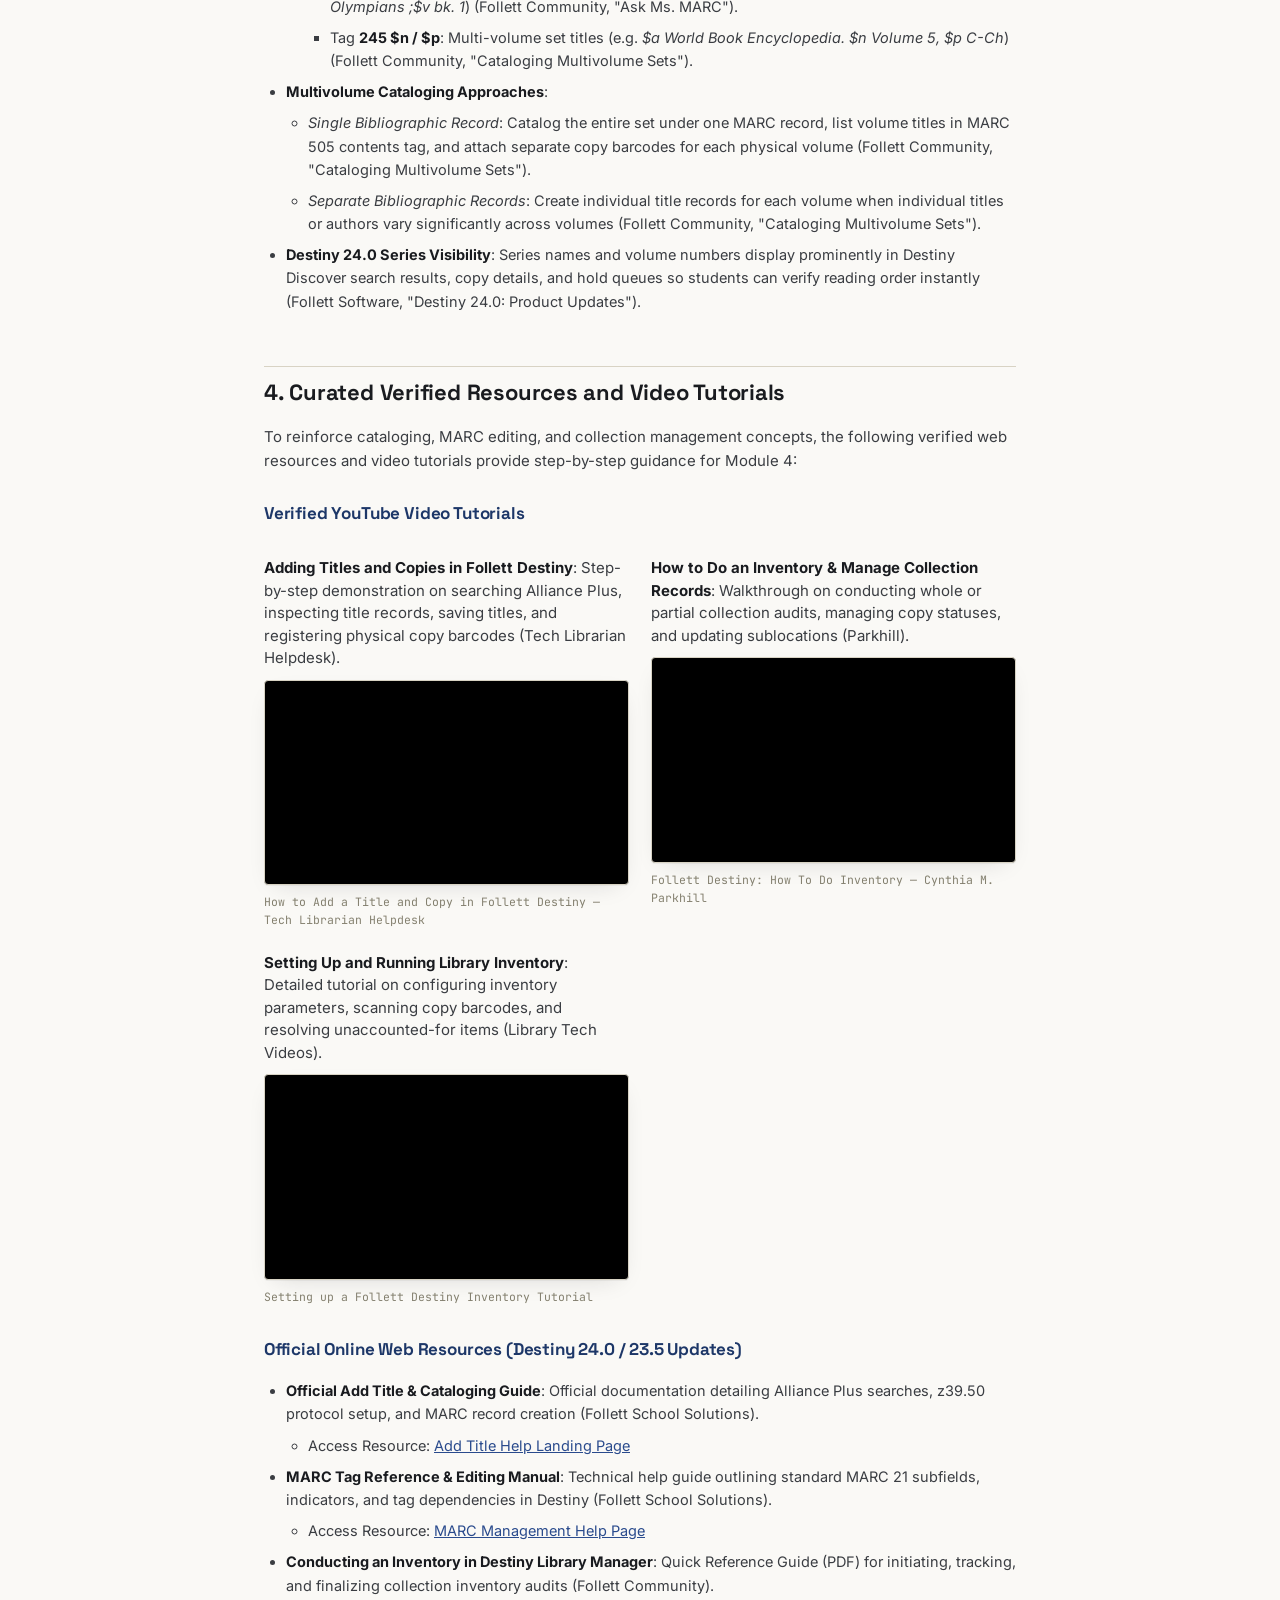
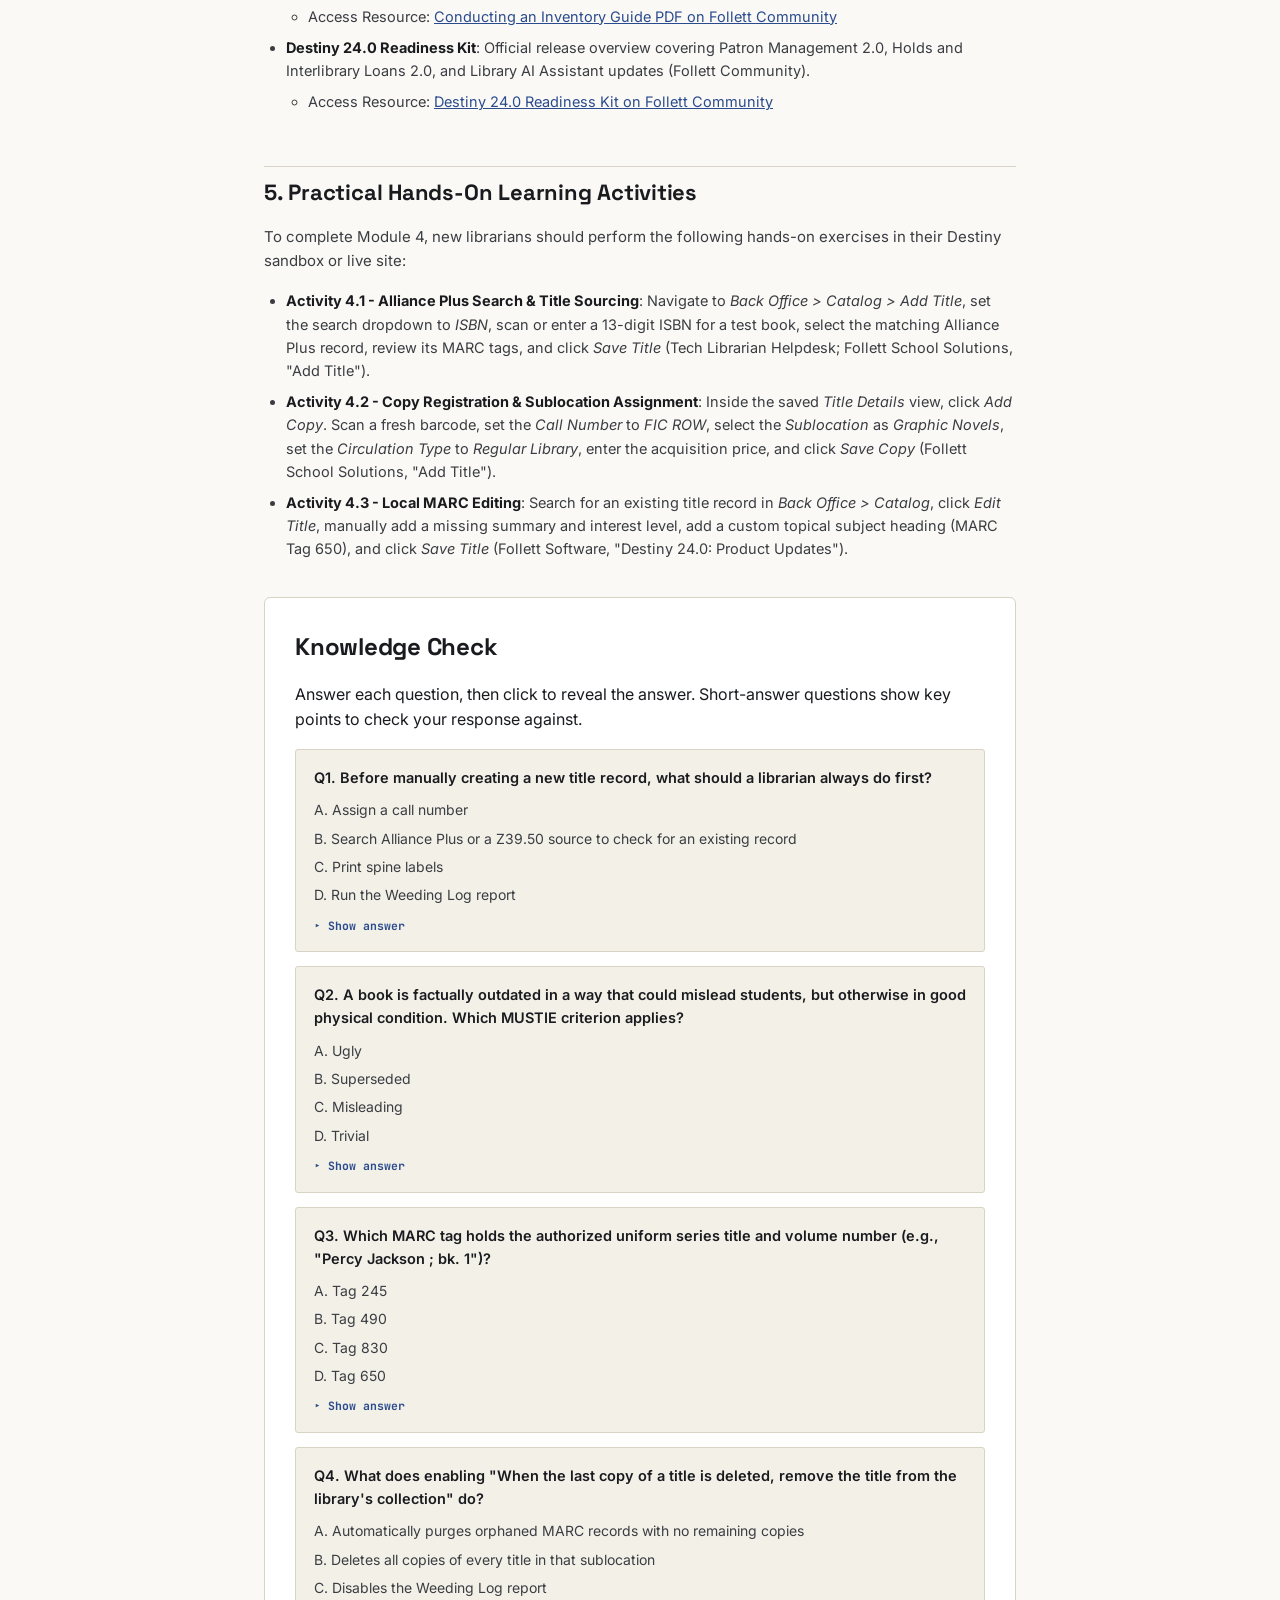
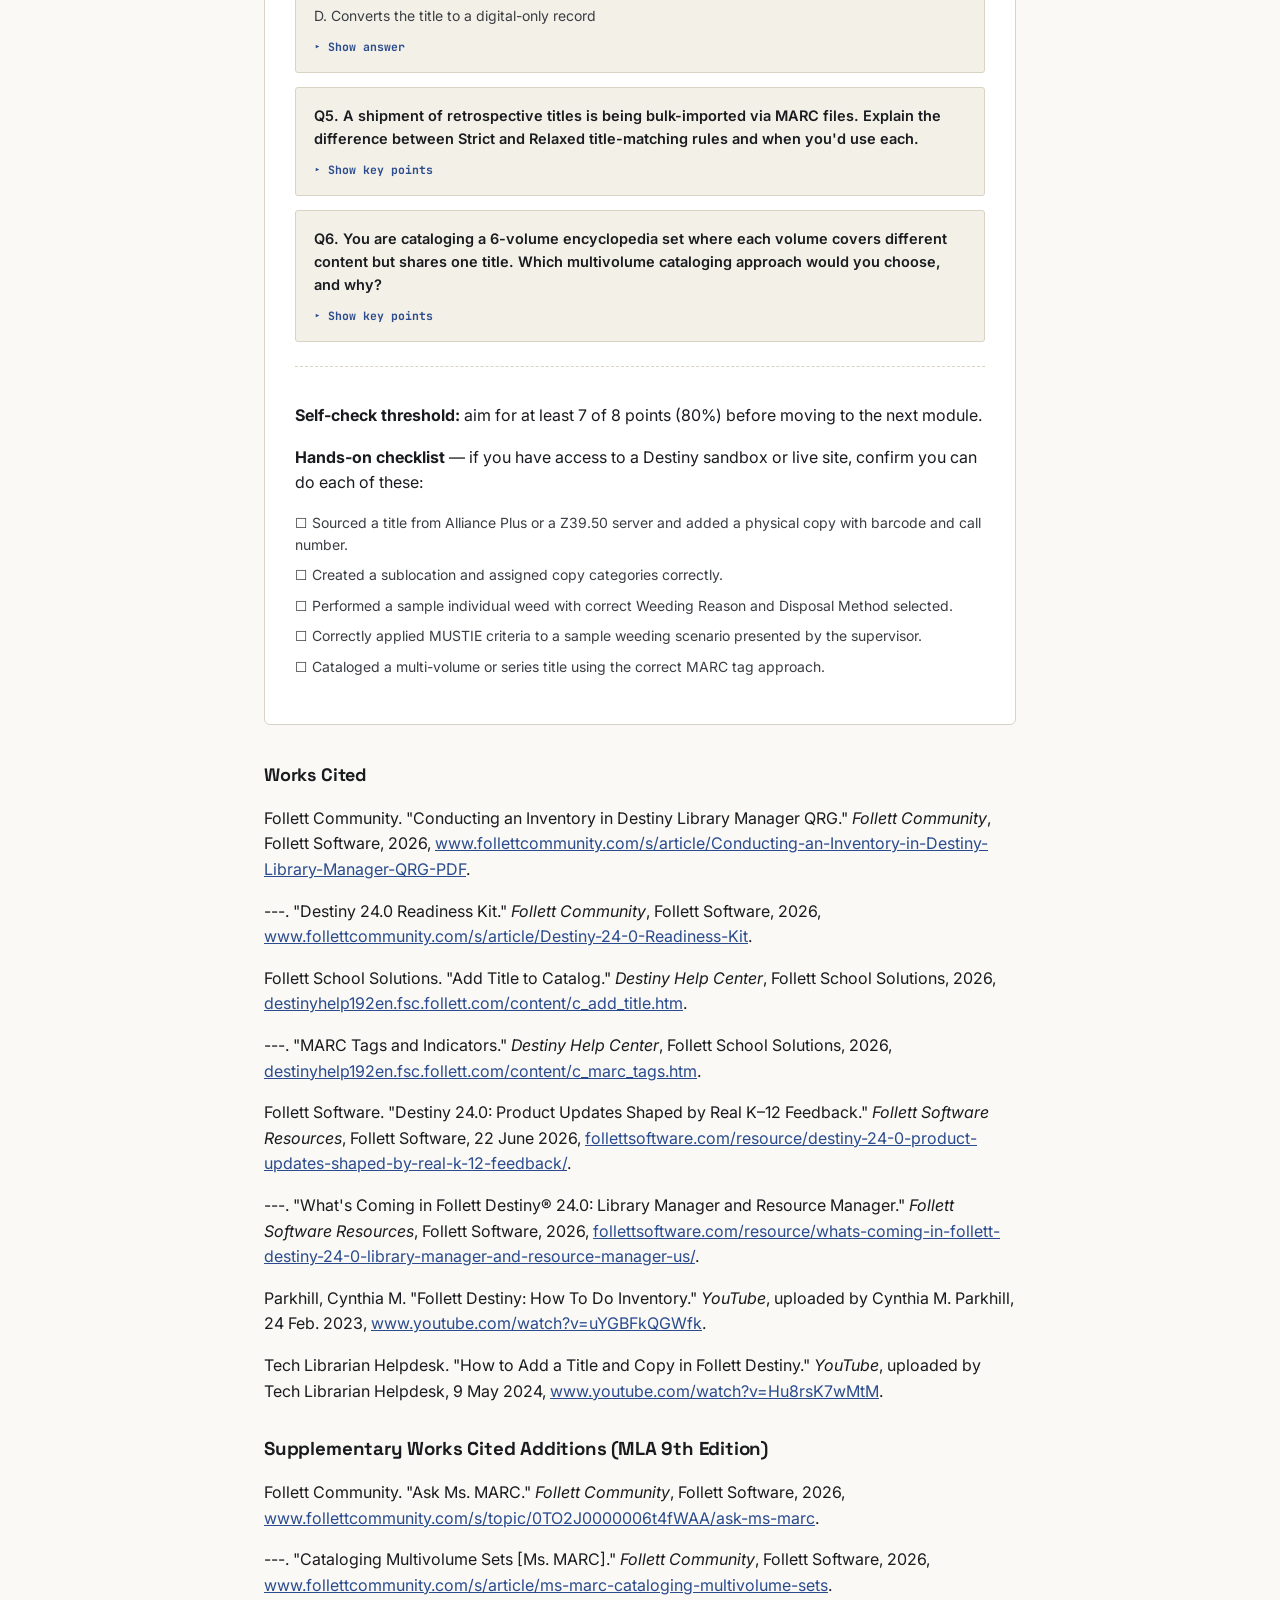
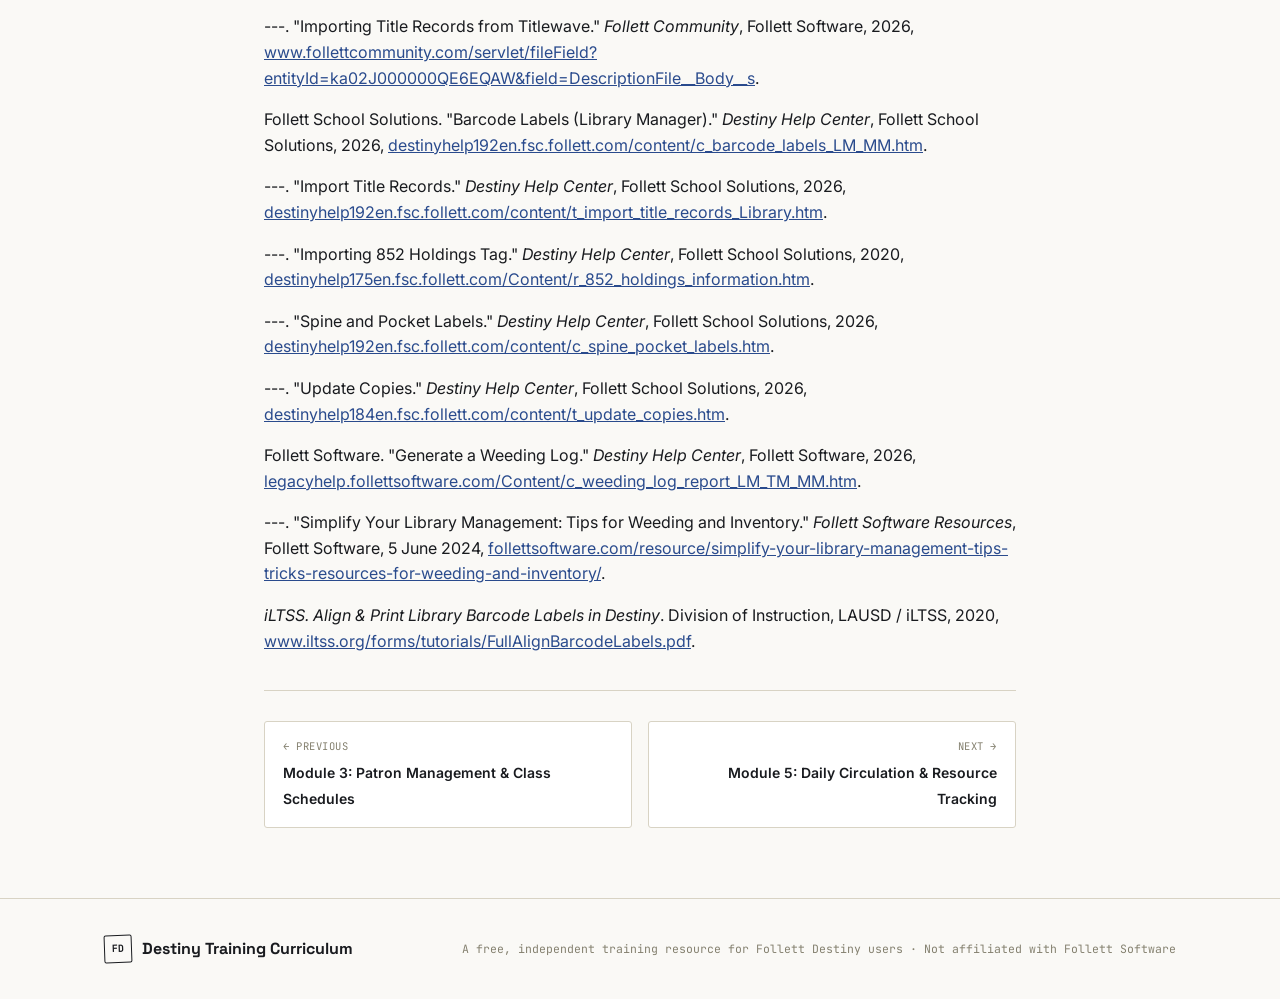
<file: modules/module-4.html>
<!DOCTYPE html>
<html lang="en">
<head>
<meta charset="UTF-8">
<meta name="viewport" content="width=device-width, initial-scale=1.0">
<title>Module 4: Cataloging, Resource Records &amp; Collection Management — Destiny Training Curriculum</title>
<meta name="description" content="From Alliance Plus searches to MARC 21 tags to CREW/MUSTIE weeding — the densest module in the curriculum.">
<link rel="canonical" href="https://allenvincentlucas.github.io/learn-destiny-lms/modules/module-4.html">

<!-- Favicons -->
<link rel="icon" href="../favicon.ico" sizes="any">
<link rel="icon" type="image/png" sizes="32x32" href="../favicon-32.png">
<link rel="icon" type="image/png" sizes="16x16" href="../favicon-16.png">
<link rel="apple-touch-icon" sizes="180x180" href="../apple-touch-icon.png">

<!-- Open Graph -->
<meta property="og:type" content="website">
<meta property="og:site_name" content="Destiny Training Curriculum">
<meta property="og:title" content="Module 4: Cataloging, Resource Records &amp; Collection Management — Destiny Training Curriculum">
<meta property="og:description" content="From Alliance Plus searches to MARC 21 tags to CREW/MUSTIE weeding — the densest module in the curriculum.">
<meta property="og:url" content="https://allenvincentlucas.github.io/learn-destiny-lms/modules/module-4.html">
<meta property="og:image" content="https://allenvincentlucas.github.io/learn-destiny-lms/assets/img/og/module-4.png">
<meta property="og:image:width" content="1200">
<meta property="og:image:height" content="630">

<!-- Twitter Card -->
<meta name="twitter:card" content="summary_large_image">
<meta name="twitter:title" content="Module 4: Cataloging, Resource Records &amp; Collection Management — Destiny Training Curriculum">
<meta name="twitter:description" content="From Alliance Plus searches to MARC 21 tags to CREW/MUSTIE weeding — the densest module in the curriculum.">
<meta name="twitter:image" content="https://allenvincentlucas.github.io/learn-destiny-lms/assets/img/og/module-4.png">

<link rel="preconnect" href="https://fonts.googleapis.com">
<link rel="preconnect" href="https://fonts.gstatic.com" crossorigin>
<link href="https://fonts.googleapis.com/css2?family=Space+Grotesk:wght@500;600;700&family=Inter:wght@400;500;600;700&family=JetBrains+Mono:wght@400;500;700&display=swap" rel="stylesheet">
<link rel="stylesheet" href="../assets/css/style.css">
</head>
<body>
<div class="topbar">
  <div class="topbar-inner">
    <a class="brand" href="../index.html"><span class="brand-mark">FD</span> Destiny Training Curriculum</a>
    <nav>
      <a href="../index.html#modules">Modules</a>
      <a href="../glossary.html">Glossary</a>
    </nav>
  </div>
</div>
<div class="wrap breadcrumb"><a href="../index.html">Home</a> / <a href="../index.html#modules">Modules</a> / Module 4</div><div class="wrap module-header">
  <div class="call-no mono">CALL NO. 025.4 — CATALOGING</div>
  <h1>Module 4: Cataloging, Resource Records &amp; Collection Management</h1>
  <p style="color:var(--ink-soft);font-size:15.5px;max-width:70ch;">From Alliance Plus searches to MARC 21 tags to CREW/MUSTIE weeding — the densest module in the curriculum.</p>
  <div class="meta-row">
    <div class="meta-item"><span class="meta-label mono">Prerequisites</span><span class="meta-value">Modules 1–3</span></div>
    <div class="meta-item"><span class="meta-label mono">Est. Time</span><span class="meta-value">3 hours</span></div>
    <div class="meta-item"><span class="meta-label mono">Format</span><span class="meta-value">Self-paced reading + knowledge check</span></div>
  </div>
  <div class="share-bar">
  <span class="share-label mono">Share this module</span>
  <a class="share-btn share-fb" href="https://www.facebook.com/sharer/sharer.php?u=https%3A%2F%2Fallenvincentlucas.github.io%2Flearn-destiny-lms%2Fmodules%2Fmodule-4.html" target="_blank" rel="noopener noreferrer" aria-label="Share on Facebook" title="Share on Facebook">
    <svg width="18" height="18" viewBox="0 0 24 24" fill="none"><path d="M15 8.5h2.5V5.2c-.43-.06-1.93-.2-3.67-.2-3.64 0-6.13 2.29-6.13 6.49v3.06H4v3.7h3.7V22h3.8v-3.75h3.55l.56-3.7h-4.1v-2.56c0-1.07.29-1.8 1.83-1.8Z" stroke="currentColor" stroke-width="1.6" stroke-linejoin="round"/></svg>
  </a>
  <a class="share-btn share-x" href="https://twitter.com/intent/tweet?url=https%3A%2F%2Fallenvincentlucas.github.io%2Flearn-destiny-lms%2Fmodules%2Fmodule-4.html&text=Module%204%3A%20Cataloging%2C%20Resource%20Records%20%26%20Collection%20Management%20%E2%80%94%20Destiny%20Training%20Curriculum" target="_blank" rel="noopener noreferrer" aria-label="Share on X" title="Share on X">
    <svg width="16" height="16" viewBox="0 0 24 24" fill="none"><path d="M18.3 3H21l-6.4 7.3L22 21h-6.6l-5.2-6.6L4 21H1.3l6.9-7.8L1 3h6.7l4.7 6.1L18.3 3Zm-1.1 16.2h1.5L7 4.7H5.4l11.8 14.5Z" fill="currentColor"/></svg>
  </a>
  <button class="share-btn share-ig" type="button" data-share-url="https://allenvincentlucas.github.io/learn-destiny-lms/modules/module-4.html" onclick="shareInstagram(this)" aria-label="Copy link for Instagram" title="Copy link for Instagram">
    <svg width="18" height="18" viewBox="0 0 24 24" fill="none"><rect x="3" y="3" width="18" height="18" rx="5" stroke="currentColor" stroke-width="1.6"/><circle cx="12" cy="12" r="4" stroke="currentColor" stroke-width="1.6"/><circle cx="17.2" cy="6.8" r="1.1" fill="currentColor"/></svg>
  </button>
  <span class="share-toast" role="status" aria-live="polite">Link copied &mdash; paste it into your Instagram Story or post.</span>
</div>
<script>
function shareInstagram(btn) {
  var url = btn.getAttribute('data-share-url');
  var toast = btn.parentElement.querySelector('.share-toast');
  function showToast() {
    toast.classList.add('show');
    setTimeout(function(){ toast.classList.remove('show'); }, 2800);
  }
  if (navigator.clipboard && navigator.clipboard.writeText) {
    navigator.clipboard.writeText(url).then(showToast, showToast);
  } else {
    var ta = document.createElement('textarea');
    ta.value = url; document.body.appendChild(ta); ta.select();
    try { document.execCommand('copy'); } catch(e) {}
    document.body.removeChild(ta);
    showToast();
  }
}
</script>

</div><div class="wrap-narrow"><div class="content-prose"><p>Welcome to <strong>Module 4: Cataloging, Resource Records &amp; Collection Management</strong> of the Follett Destiny Library Management System (LMS) training program. Building upon system navigation, security structures, and patron administration established in Modules 1–3, this module equips new school librarians with comprehensive technical skills to build, organize, and maintain a high-quality digital and physical library catalog (Follett School Solutions, "Add Title").</p>
<p>Accurate cataloging and standardized Machine-Readable Cataloging (MARC) data management form the structural foundation of library discoverability, inventory precision, and student search success. In the latest Destiny 24.0 release, Follett introduces the <strong>Library AI Assistant</strong>, a conversational assistant librarians can query for collection insights and reporting (covered in Module 7) alongside cloud-based <strong>Alliance Plus</strong> z39.50 cataloging workflows (Follett Software, "What's Coming").</p></div><div class="objectives-box">
<h2>What You'll Learn</h2>
<ul><li><svg width="16" height="16" viewBox="0 0 24 24" fill="none"><path d="M4 12l5 5L20 6" stroke="#2A4B8D" stroke-width="2" stroke-linecap="round" stroke-linejoin="round"/></svg><span>Search Alliance Plus and Z39.50 sources before creating a manual catalog record, in order to prevent duplicates.</span></li><li><svg width="16" height="16" viewBox="0 0 24 24" fill="none"><path d="M4 12l5 5L20 6" stroke="#2A4B8D" stroke-width="2" stroke-linecap="round" stroke-linejoin="round"/></svg><span>Select the appropriate cataloging tool (Easy Editor or MARC Editor) for a given title.</span></li><li><svg width="16" height="16" viewBox="0 0 24 24" fill="none"><path d="M4 12l5 5L20 6" stroke="#2A4B8D" stroke-width="2" stroke-linecap="round" stroke-linejoin="round"/></svg><span>Apply the CREW/MUSTIE framework to evaluate a physical item as a weeding candidate.</span></li><li><svg width="16" height="16" viewBox="0 0 24 24" fill="none"><path d="M4 12l5 5L20 6" stroke="#2A4B8D" stroke-width="2" stroke-linecap="round" stroke-linejoin="round"/></svg><span>Execute an individual and a batch weed in Destiny, including the correct Weeding Reason and Disposal Method.</span></li><li><svg width="16" height="16" viewBox="0 0 24 24" fill="none"><path d="M4 12l5 5L20 6" stroke="#2A4B8D" stroke-width="2" stroke-linecap="round" stroke-linejoin="round"/></svg><span>Correctly catalog a multi-volume series using MARC tags 490/830 or 245 $n/$p as appropriate.</span></li></ul>
</div><div class="content-prose"><h2>2. Cataloging Workflows &amp; Sourcing MARC Records</h2>
<p>Librarians manage collection cataloging by navigating to <strong>Back Office &gt; Catalog &gt; Add Title</strong> (Follett School Solutions, "Add Title"). Primary record sourcing and creation workflows include:</p>
<h3>A. Alliance Plus &amp; Cloud Z39.50 Sourcing</h3>
<ul><li><strong>Alliance Plus Search</strong>: Follett’s cloud-hosted bibliographic database containing millions of pre-cataloged MARC records. Librarians query Alliance Plus by 13-digit ISBN, ISSN, title, or author (Follett School Solutions, "Add Title").</li><li><strong>Standardized Metadata Sourcing</strong>: Automatically imports verified Library of Congress Subject Headings (LCSH), Sears Subject Headings, Dewey Decimal Classification (DDC) numbers, and publisher metadata to eliminate manual data entry errors.</li></ul>
<h3>B. Using the Library AI Assistant for Collection-Development Decisions</h3>
<ul><li><strong>Collection-Gap Insights Before Ordering</strong>: Before finalizing a new title order, librarians can ask the Library AI Assistant about gaps or high-demand areas in a given subject or genre, rather than relying on manual report-building (Follett Software, "Library AI Assistant").</li><li><strong>Weeding &amp; Purchasing Worklists</strong>: The Library AI Assistant can generate automated weeding and purchasing worklists, giving catalogers a starting point that still requires professional review before action (Follett Software, "Library AI Assistant").</li></ul>
<h3>C. Manual Title Creation &amp; Local MARC 21 Editing</h3>
<p>When a title is not available in Alliance Plus, librarians create original records via <strong>Catalog &gt; Add Title &gt; New Title</strong> and edit local MARC 21 tags (Follett School Solutions, "Add Title"):</p>
<ul><li><strong>Tag 020</strong>: International Standard Book Number (ISBN).</li><li><strong>Tag 100</strong>: Primary Author / Main Entry Personal Name.</li><li><strong>Tag 245</strong>: Title and Statement of Responsibility (Title, Subtitle, Subfield $a and $b).</li><li><strong>Tag 260 / 264</strong>: Publication, Distribution, and Copyright Information (Place, Publisher, Date).</li><li><strong>Tag 300</strong>: Physical Description (Page count, illustrations, dimensions).</li><li><strong>Tag 490 / 830</strong>: Series Statement and Series Added Entry.</li><li><strong>Tag 520</strong>: Summary / Annotation note.</li><li><strong>Tag 650</strong>: Topical Subject Headings (Crucial for keyword search indexing).</li></ul>
<h2>3. Copy Management, Physical Call Numbers &amp; Sublocations</h2>
<p>A title record represents the intellectual work, while <strong>Copy Records</strong> represent individual physical or digital items owned by the school library (Follett School Solutions, "Add Title"):</p>
<h3>A. Physical Copy Administration (Add Copy)</h3>
<ul><li><strong>Barcode Assignment</strong>: Scanning a unique 14-digit barcode label affixed to the physical book cover or flyleaf.</li><li><strong>Circulation Types</strong>: Assigning loan rules (e.g., <em>Regular Library</em>, <em>Reference</em>, <em>Overnight</em>, <em>Teacher Resource</em>) which dictate checkout durations and renewal limits.</li><li><strong>Financial &amp; Vendor Metrics</strong>: Recording purchase price, replacement cost, acquisition date, vendor name, and funding source for budget auditing and loss reporting.</li></ul>
<h3>B. Call Numbers &amp; Dewey Decimal Classification (DDC)</h3>
<ul><li>Establishing standardized call number prefixes and classification strings (e.g., <em>FIC ROW</em> for fiction, <em>530 HAW</em> for non-fiction physics, <em>REF 912</em> for reference atlases) to ensure logical shelf placement and intuitive patron wayfinding.</li></ul>
<h3>C. Sublocation Mapping &amp; Genrefication</h3>
<ul><li><strong>Sublocation Zoning</strong>: Mapping copy records to localized library zones (e.g., <em>Graphic Novels</em>, <em>Picture Books</em>, <em>Biographies</em>, <em>STEM Corner</em>, <em>Teacher Professional</em>) in Destiny Back Office.</li><li><strong>Genrefication Support</strong>: Assigning sublocations enables students searching in Destiny Discover to filter titles by physical genre sections across the facility.</li></ul>
<h3>D. Digital Assets &amp; WebPath Express Integration</h3>
<ul><li><strong>Digital eBooks &amp; Audiobooks</strong>: Integrating Follett eBooks and interactive digital subscriptions directly into the catalog grid for instant single-sign-on (SSO) streaming in Destiny Discover.</li><li><strong>WebPath Express</strong>: Activating curated, educator-reviewed internet research links matched to curriculum topics and reading levels (Follett School Solutions).</li></ul>
<h2><strong>Module 4 Supplement: Weeding Workflows, Label Printing, Bulk MARC Imports &amp; Series Cataloging</strong></h2>
<h3><strong>A. Weeding &amp; Deselection Workflow (The CREW Method)</strong></h3>
<p>Collection maintenance requires systematic deselection to remove outdated, damaged, or uncirculated materials:</p>
<ul><li><strong>The CREW Method &amp; MUSTIE Criteria</strong>: Based on the Texas State Library and Archives Commission (TSLAC) CREW guidelines, librarians evaluate candidates using the <strong>MUSTIE</strong> framework:<ul><li><strong>M</strong>isleading (factually inaccurate or outdated science/geography).</li><li><strong>U</strong>gly (worn, damaged, stained, or torn pages).</li><li><strong>S</strong>uperseded (newer edition available).</li><li><strong>T</strong>rivial (lacks literary or educational merit).</li><li><strong>I</strong>rrelevant to curriculum or student needs.</li><li><strong>E</strong>lsewhere (readily available via Interlibrary Loan or digital databases) (Follett Software, "Simplify Your Library Management").</li></ul></li><li><strong>Destiny Weeding Execution (</strong><em>Catalog &gt; Update Copies</em><strong>)</strong>:<ul><li><em>Individual Weeding (Update Copies &gt; Individual Delete)</em>: Scan single copy barcodes, enable the "Track as weeded" checkbox, and select a Weeding Reason (e.g., Damaged, Outdated, Lost, Duplicate) and Disposal Method (e.g. Discarded, Donated, Recycled) (Follett School Solutions, "Update Copies").</li><li><em>Batch Weeding (Update Copies &gt; Batch Delete)</em>: Upload a text file of barcodes (collected via Follett Remote or VersaScan) to weed an entire shelf or cart simultaneously (Follett School Solutions, "Update Copies").</li><li><em>Last Copy Configuration (Admin &gt; Site Configuration)</em>: Selecting "When the last copy of a title is deleted, remove the title from the library's collection" automatically purges orphan MARC records (Follett School Solutions, "Copies").</li></ul></li><li><strong>Weeding Log Audit Report (</strong><em>Reports &gt; Library Reports &gt; Weeding Log</em><strong>)</strong>: Generates audit reports detailing weeded titles, copy barcodes, call numbers, weeding reasons, and total collection value discarded (Follett Software, "Generate a Weeding Log").</li></ul>
<h3><strong>B. Spine &amp; Barcode Label Printing Workflow</strong></h3>
<p>Librarians generate physical labels for newly cataloged items or replacement spine tags (<em>Reports &gt; Library Reports &gt; Labels</em>) (Follett School Solutions, "Barcode Labels"):</p>
<ul><li><strong>Barcode Labels (</strong><em>Reports &gt; Library Reports &gt; Barcode Labels</em><strong>)</strong>: Outputs barcode labels for specific copies, barcode ranges, or unused barcode label stock (e.g., Avery 5160 30-up or Demco 8-up labels). Includes site name, title, call number, and barcode image (Follett School Solutions, "Barcode Labels").</li><li><strong>Spine &amp; Pocket Labels (</strong><em>Reports &gt; Library Reports &gt; Spine/Pocket Labels</em><strong>)</strong>: Prints call numbers, sublocation prefixes, and author codes for book spines. Sorted by Call Number or Date/Time Added (Follett School Solutions, "Spine and Pocket Labels").</li><li><strong>Printer Offset &amp; Alignment</strong>: Configures top and left margin offsets in label setup options to ensure accurate label alignment across various laser/inkjet printers (iLTSS).</li></ul>
<h3><strong>C. Bulk MARC Import &amp; Retrospective Collection Integration</strong></h3>
<p>When acquiring retrospective book collections or vendor shipments (e.g., Titlewave, OverDrive, Baker &amp; Taylor), librarians import batch MARC files (<em>Catalog &gt; Import Titles &gt; Add/Update</em>) (Follett Community, "Importing Title Records"):</p>
<ul><li><strong>Title Matching Rules</strong>:<ul><li><em>Strict Matching</em>: Requires exact matches on standard numbers (LCCN, ISBN-10/13, ISSN) plus title and material type. Prevents duplicate catalog records (Follett School Solutions, "Import title records").</li><li><em>Relaxed Matching</em>: Matches on Title, Author, Publication Date, and Material Type when standard numbers are absent (Follett School Solutions, "Import title records").</li></ul></li><li><strong>MARC 852 Tag Processing</strong>: Destiny parses embedded MARC 852 holdings tags to automatically generate copy barcode numbers, call numbers, sublocations, purchase prices, and vendor data upon import (Follett School Solutions, "Importing 852 holdings tag").</li></ul>
<h3><strong>D. Multi-Volume &amp; Series Cataloging Best Practices</strong></h3>
<p>Proper series cataloging ensures sequential books and multi-volume sets display correctly in student search results:</p>
<ul><li><strong>Series Metadata Entry</strong>:<ul><li><em>Easy Editor</em>: Series title and volume numbering are entered on the <em>Series/Notes</em> sub-tab (Follett School Solutions, "Add Title Record").</li><li><em>MARC 21 Series Tags</em>:<ul><li>Tag <strong>490</strong>: Series statement as transcribed directly from the item.</li><li>Tag <strong>830</strong>: Authorized uniform series title and volume number (e.g., <em>$a Percy Jackson &amp; the Olympians ;$v bk. 1</em>) (Follett Community, "Ask Ms. MARC").</li><li>Tag <strong>245 $n / $p</strong>: Multi-volume set titles (e.g. <em>$a World Book Encyclopedia. $n Volume 5, $p C-Ch</em>) (Follett Community, "Cataloging Multivolume Sets").</li></ul></li></ul></li><li><strong>Multivolume Cataloging Approaches</strong>:<ul><li><em>Single Bibliographic Record</em>: Catalog the entire set under one MARC record, list volume titles in MARC 505 contents tag, and attach separate copy barcodes for each physical volume (Follett Community, "Cataloging Multivolume Sets").</li><li><em>Separate Bibliographic Records</em>: Create individual title records for each volume when individual titles or authors vary significantly across volumes (Follett Community, "Cataloging Multivolume Sets").</li></ul></li><li><strong>Destiny 24.0 Series Visibility</strong>: Series names and volume numbers display prominently in Destiny Discover search results, copy details, and hold queues so students can verify reading order instantly (Follett Software, "Destiny 24.0: Product Updates").</li></ul>
<h2>4. Curated Verified Resources and Video Tutorials</h2>
<p>To reinforce cataloging, MARC editing, and collection management concepts, the following verified web resources and video tutorials provide step-by-step guidance for Module 4:</p><h3>Verified YouTube Video Tutorials</h3><div class="video-block"><div class="video-grid"><div class="video-card">
<p class="video-desc"><strong>Adding Titles and Copies in Follett Destiny</strong>: Step-by-step demonstration on searching Alliance Plus, inspecting title records, saving titles, and registering physical copy barcodes (Tech Librarian Helpdesk).</p>
<div class="video-wrap"><iframe src="https://www.youtube-nocookie.com/embed/Hu8rsK7wMtM" title="How to Add a Title and Copy in Follett Destiny — Tech Librarian Helpdesk" loading="lazy" allow="accelerometer; autoplay; clipboard-write; encrypted-media; gyroscope; picture-in-picture" allowfullscreen></iframe></div>
<div class="video-caption">How to Add a Title and Copy in Follett Destiny — Tech Librarian Helpdesk</div>
</div><div class="video-card">
<p class="video-desc"><strong>How to Do an Inventory &amp; Manage Collection Records</strong>: Walkthrough on conducting whole or partial collection audits, managing copy statuses, and updating sublocations (Parkhill).</p>
<div class="video-wrap"><iframe src="https://www.youtube-nocookie.com/embed/uYGBFkQGWfk" title="Follett Destiny: How To Do Inventory — Cynthia M. Parkhill" loading="lazy" allow="accelerometer; autoplay; clipboard-write; encrypted-media; gyroscope; picture-in-picture" allowfullscreen></iframe></div>
<div class="video-caption">Follett Destiny: How To Do Inventory — Cynthia M. Parkhill</div>
</div><div class="video-card">
<p class="video-desc"><strong>Setting Up and Running Library Inventory</strong>: Detailed tutorial on configuring inventory parameters, scanning copy barcodes, and resolving unaccounted-for items (Library Tech Videos).</p>
<div class="video-wrap"><iframe src="https://www.youtube-nocookie.com/embed/BA6OyMWoiPA" title="Setting up a Follett Destiny Inventory Tutorial" loading="lazy" allow="accelerometer; autoplay; clipboard-write; encrypted-media; gyroscope; picture-in-picture" allowfullscreen></iframe></div>
<div class="video-caption">Setting up a Follett Destiny Inventory Tutorial</div>
</div></div></div><h3>Official Online Web Resources (Destiny 24.0 / 23.5 Updates)</h3>
<ul><li><strong>Official Add Title &amp; Cataloging Guide</strong>: Official documentation detailing Alliance Plus searches, z39.50 protocol setup, and MARC record creation (Follett School Solutions).<ul><li>Access Resource: <a href="http://destinyhelp192en.fsc.follett.com/content/c_add_title.htm" target="_blank" rel="noopener noreferrer">Add Title Help Landing Page</a></li></ul></li><li><strong>MARC Tag Reference &amp; Editing Manual</strong>: Technical help guide outlining standard MARC 21 subfields, indicators, and tag dependencies in Destiny (Follett School Solutions).<ul><li>Access Resource: <a href="http://destinyhelp192en.fsc.follett.com/content/c_marc_tags.htm" target="_blank" rel="noopener noreferrer">MARC Management Help Page</a></li></ul></li><li><strong>Conducting an Inventory in Destiny Library Manager</strong>: Quick Reference Guide (PDF) for initiating, tracking, and finalizing collection inventory audits (Follett Community).<ul><li>Access Resource: <a href="https://www.follettcommunity.com/s/article/Conducting-an-Inventory-in-Destiny-Library-Manager-QRG-PDF" target="_blank" rel="noopener noreferrer">Conducting an Inventory Guide PDF on Follett Community</a></li></ul></li><li><strong>Destiny 24.0 Readiness Kit</strong>: Official release overview covering Patron Management 2.0, Holds and Interlibrary Loans 2.0, and Library AI Assistant updates (Follett Community).<ul><li>Access Resource: <a href="https://www.follettcommunity.com/s/article/Destiny-24-0-Readiness-Kit" target="_blank" rel="noopener noreferrer">Destiny 24.0 Readiness Kit on Follett Community</a></li></ul></li></ul>
<h2>5. Practical Hands-On Learning Activities</h2>
<p>To complete Module 4, new librarians should perform the following hands-on exercises in their Destiny sandbox or live site:</p>
<ul><li><strong>Activity 4.1 - Alliance Plus Search &amp; Title Sourcing</strong>: Navigate to <em>Back Office &gt; Catalog &gt; Add Title</em>, set the search dropdown to <em>ISBN</em>, scan or enter a 13-digit ISBN for a test book, select the matching Alliance Plus record, review its MARC tags, and click <em>Save Title</em> (Tech Librarian Helpdesk; Follett School Solutions, "Add Title").</li><li><strong>Activity 4.2 - Copy Registration &amp; Sublocation Assignment</strong>: Inside the saved <em>Title Details</em> view, click <em>Add Copy</em>. Scan a fresh barcode, set the <em>Call Number</em> to <em>FIC ROW</em>, select the <em>Sublocation</em> as <em>Graphic Novels</em>, set the <em>Circulation Type</em> to <em>Regular Library</em>, enter the acquisition price, and click <em>Save Copy</em> (Follett School Solutions, "Add Title").</li><li><strong>Activity 4.3 - Local MARC Editing</strong>: Search for an existing title record in <em>Back Office &gt; Catalog</em>, click <em>Edit Title</em>, manually add a missing summary and interest level, add a custom topical subject heading (MARC Tag 650), and click <em>Save Title</em> (Follett Software, "Destiny 24.0: Product Updates").</li></ul></div><div class="kcheck">
<h2>Knowledge Check</h2>
<p>Answer each question, then click to reveal the answer. Short-answer questions show key points to check your response against.</p>
<div class="kc-q">
<p class="q-text">Q1. Before manually creating a new title record, what should a librarian always do first?</p>
<ul><li>A. Assign a call number</li><li>B. Search Alliance Plus or a Z39.50 source to check for an existing record</li><li>C. Print spine labels</li><li>D. Run the Weeding Log report</li></ul>
<details class="reveal"><summary>Show answer</summary><div class="answer">Correct answer: <strong>B</strong></div></details>
</div>
<div class="kc-q">
<p class="q-text">Q2. A book is factually outdated in a way that could mislead students, but otherwise in good physical condition. Which MUSTIE criterion applies?</p>
<ul><li>A. Ugly</li><li>B. Superseded</li><li>C. Misleading</li><li>D. Trivial</li></ul>
<details class="reveal"><summary>Show answer</summary><div class="answer">Correct answer: <strong>C</strong></div></details>
</div>
<div class="kc-q">
<p class="q-text">Q3. Which MARC tag holds the authorized uniform series title and volume number (e.g., &quot;Percy Jackson ; bk. 1&quot;)?</p>
<ul><li>A. Tag 245</li><li>B. Tag 490</li><li>C. Tag 830</li><li>D. Tag 650</li></ul>
<details class="reveal"><summary>Show answer</summary><div class="answer">Correct answer: <strong>C</strong></div></details>
</div>
<div class="kc-q">
<p class="q-text">Q4. What does enabling &quot;When the last copy of a title is deleted, remove the title from the library&#x27;s collection&quot; do?</p>
<ul><li>A. Automatically purges orphaned MARC records with no remaining copies</li><li>B. Deletes all copies of every title in that sublocation</li><li>C. Disables the Weeding Log report</li><li>D. Converts the title to a digital-only record</li></ul>
<details class="reveal"><summary>Show answer</summary><div class="answer">Correct answer: <strong>A</strong></div></details>
</div>
<div class="kc-q">
<p class="q-text">Q5. A shipment of retrospective titles is being bulk-imported via MARC files. Explain the difference between Strict and Relaxed title-matching rules and when you&#x27;d use each.</p>
<details class="reveal"><summary>Show key points</summary><div class="answer">Strict matching requires exact matches on standard numbers (ISBN/ISSN/LCCN) plus title and material type, preventing duplicates when standard numbers are reliable; relaxed matching falls back to Title/Author/Publication Date/Material Type when standard numbers are missing, useful for older or less-standardized records.</div></details>
</div>
<div class="kc-q">
<p class="q-text">Q6. You are cataloging a 6-volume encyclopedia set where each volume covers different content but shares one title. Which multivolume cataloging approach would you choose, and why?</p>
<details class="reveal"><summary>Show key points</summary><div class="answer">Single Bibliographic Record with MARC 505 contents tag listing volume titles and separate copy barcodes per volume — appropriate when the volumes share one overarching title/author, rather than creating separate bib records (which is reserved for volumes with significantly different titles/authors).</div></details>
</div>
<div class="completion-box">
<p><strong>Self-check threshold:</strong> aim for at least 7 of 8 points (80%) before moving to the next module.</p>
<p><strong>Hands-on checklist</strong> — if you have access to a Destiny sandbox or live site, confirm you can do each of these:</p>
<ul>
<li>☐ Sourced a title from Alliance Plus or a Z39.50 server and added a physical copy with barcode and call number.</li>
<li>☐ Created a sublocation and assigned copy categories correctly.</li>
<li>☐ Performed a sample individual weed with correct Weeding Reason and Disposal Method selected.</li>
<li>☐ Correctly applied MUSTIE criteria to a sample weeding scenario presented by the supervisor.</li>
<li>☐ Cataloged a multi-volume or series title using the correct MARC tag approach.</li>
</ul>
</div>
</div><div class="works-cited"><h2>Works Cited</h2>
<p>Follett Community. "Conducting an Inventory in Destiny Library Manager QRG." <em>Follett Community</em>, Follett Software, 2026, <a href="https://www.follettcommunity.com/s/article/Conducting-an-Inventory-in-Destiny-Library-Manager-QRG-PDF" target="_blank" rel="noopener noreferrer">www.follettcommunity.com/s/article/Conducting-an-Inventory-in-Destiny-Library-Manager-QRG-PDF</a>.</p>
<p>---. "Destiny 24.0 Readiness Kit." <em>Follett Community</em>, Follett Software, 2026, <a href="https://www.follettcommunity.com/s/article/Destiny-24-0-Readiness-Kit" target="_blank" rel="noopener noreferrer">www.follettcommunity.com/s/article/Destiny-24-0-Readiness-Kit</a>.</p>
<p>Follett School Solutions. "Add Title to Catalog." <em>Destiny Help Center</em>, Follett School Solutions, 2026, <a href="http://destinyhelp192en.fsc.follett.com/content/c_add_title.htm" target="_blank" rel="noopener noreferrer">destinyhelp192en.fsc.follett.com/content/c_add_title.htm</a>.</p>
<p>---. "MARC Tags and Indicators." <em>Destiny Help Center</em>, Follett School Solutions, 2026, <a href="http://destinyhelp192en.fsc.follett.com/content/c_marc_tags.htm" target="_blank" rel="noopener noreferrer">destinyhelp192en.fsc.follett.com/content/c_marc_tags.htm</a>.</p>
<p>Follett Software. "Destiny 24.0: Product Updates Shaped by Real K–12 Feedback." <em>Follett Software Resources</em>, Follett Software, 22 June 2026, <a href="https://follettsoftware.com/resource/destiny-24-0-product-updates-shaped-by-real-k-12-feedback/" target="_blank" rel="noopener noreferrer">follettsoftware.com/resource/destiny-24-0-product-updates-shaped-by-real-k-12-feedback/</a>.</p>
<p>---. "What's Coming in Follett Destiny® 24.0: Library Manager and Resource Manager." <em>Follett Software Resources</em>, Follett Software, 2026, <a href="https://follettsoftware.com/resource/whats-coming-in-follett-destiny-24-0-library-manager-and-resource-manager-us/" target="_blank" rel="noopener noreferrer">follettsoftware.com/resource/whats-coming-in-follett-destiny-24-0-library-manager-and-resource-manager-us/</a>.</p>
<p>Parkhill, Cynthia M. "Follett Destiny: How To Do Inventory." <em>YouTube</em>, uploaded by Cynthia M. Parkhill, 24 Feb. 2023, <a href="https://www.youtube.com/watch?v=uYGBFkQGWfk" target="_blank" rel="noopener noreferrer">www.youtube.com/watch?v=uYGBFkQGWfk</a>.</p>
<p>Tech Librarian Helpdesk. "How to Add a Title and Copy in Follett Destiny." <em>YouTube</em>, uploaded by Tech Librarian Helpdesk, 9 May 2024, <a href="https://www.youtube.com/watch?v=Hu8rsK7wMtM" target="_blank" rel="noopener noreferrer">www.youtube.com/watch?v=Hu8rsK7wMtM</a>.</p>
<h3><strong>Supplementary Works Cited Additions (MLA 9th Edition)</strong></h3>
<p>Follett Community. "Ask Ms. MARC." <em>Follett Community</em>, Follett Software, 2026, <a href="https://www.follettcommunity.com/s/topic/0TO2J0000006t4fWAA/ask-ms-marc" target="_blank" rel="noopener noreferrer">www.follettcommunity.com/s/topic/0TO2J0000006t4fWAA/ask-ms-marc</a>.</p>
<p>---. "Cataloging Multivolume Sets [Ms. MARC]." <em>Follett Community</em>, Follett Software, 2026, <a href="https://www.follettcommunity.com/s/article/ms-marc-cataloging-multivolume-sets" target="_blank" rel="noopener noreferrer">www.follettcommunity.com/s/article/ms-marc-cataloging-multivolume-sets</a>.</p>
<p>---. "Importing Title Records from Titlewave." <em>Follett Community</em>, Follett Software, 2026, <a href="https://www.follettcommunity.com/servlet/fileField?entityId=ka02J000000QE6EQAW&amp;amp;field=DescriptionFile__Body__s" target="_blank" rel="noopener noreferrer">www.follettcommunity.com/servlet/fileField?entityId=ka02J000000QE6EQAW&amp;field=DescriptionFile__Body__s</a>.</p>
<p>Follett School Solutions. "Barcode Labels (Library Manager)." <em>Destiny Help Center</em>, Follett School Solutions, 2026, <a href="http://destinyhelp192en.fsc.follett.com/content/c_barcode_labels_LM_MM.htm" target="_blank" rel="noopener noreferrer">destinyhelp192en.fsc.follett.com/content/c_barcode_labels_LM_MM.htm</a>.</p>
<p>---. "Import Title Records." <em>Destiny Help Center</em>, Follett School Solutions, 2026, <a href="http://destinyhelp192en.fsc.follett.com/content/t_import_title_records_Library.htm" target="_blank" rel="noopener noreferrer">destinyhelp192en.fsc.follett.com/content/t_import_title_records_Library.htm</a>.</p>
<p>---. "Importing 852 Holdings Tag." <em>Destiny Help Center</em>, Follett School Solutions, 2020, <a href="http://destinyhelp175en.fsc.follett.com/Content/r_852_holdings_information.htm" target="_blank" rel="noopener noreferrer">destinyhelp175en.fsc.follett.com/Content/r_852_holdings_information.htm</a>.</p>
<p>---. "Spine and Pocket Labels." <em>Destiny Help Center</em>, Follett School Solutions, 2026, <a href="http://destinyhelp192en.fsc.follett.com/content/c_spine_pocket_labels.htm" target="_blank" rel="noopener noreferrer">destinyhelp192en.fsc.follett.com/content/c_spine_pocket_labels.htm</a>.</p>
<p>---. "Update Copies." <em>Destiny Help Center</em>, Follett School Solutions, 2026, <a href="http://destinyhelp184en.fsc.follett.com/content/t_update_copies.htm" target="_blank" rel="noopener noreferrer">destinyhelp184en.fsc.follett.com/content/t_update_copies.htm</a>.</p>
<p>Follett Software. "Generate a Weeding Log." <em>Destiny Help Center</em>, Follett Software, 2026, <a href="https://legacyhelp.follettsoftware.com/Content/c_weeding_log_report_LM_TM_MM.htm" target="_blank" rel="noopener noreferrer">legacyhelp.follettsoftware.com/Content/c_weeding_log_report_LM_TM_MM.htm</a>.</p>
<p>---. "Simplify Your Library Management: Tips for Weeding and Inventory." <em>Follett Software Resources</em>, Follett Software, 5 June 2024, <a href="https://follettsoftware.com/resource/simplify-your-library-management-tips-tricks-resources-for-weeding-and-inventory/" target="_blank" rel="noopener noreferrer">follettsoftware.com/resource/simplify-your-library-management-tips-tricks-resources-for-weeding-and-inventory/</a>.</p>
<p><em>iLTSS. Align &amp; Print Library Barcode Labels in Destiny</em>. Division of Instruction, LAUSD / iLTSS, 2020, <a href="https://www.iltss.org/forms/tutorials/FullAlignBarcodeLabels.pdf" target="_blank" rel="noopener noreferrer">www.iltss.org/forms/tutorials/FullAlignBarcodeLabels.pdf</a>.</p>
</div><div class="module-nav"><a href="module-3.html"><span class="nav-label">&larr; Previous</span><span class="nav-title">Module 3: Patron Management &amp; Class Schedules</span></a><a href="module-5.html" class="nav-next"><span class="nav-label">Next &rarr;</span><span class="nav-title">Module 5: Daily Circulation &amp; Resource Tracking</span></a></div></div><footer>
  <div class="wrap footer-inner">
    <a class="brand" href="../index.html"><span class="brand-mark">FD</span> Destiny Training Curriculum</a>
    <div class="fmeta">A free, independent training resource for Follett Destiny users &middot; Not affiliated with Follett Software</div>
  </div>
</footer>
</body>
</html>
</file>
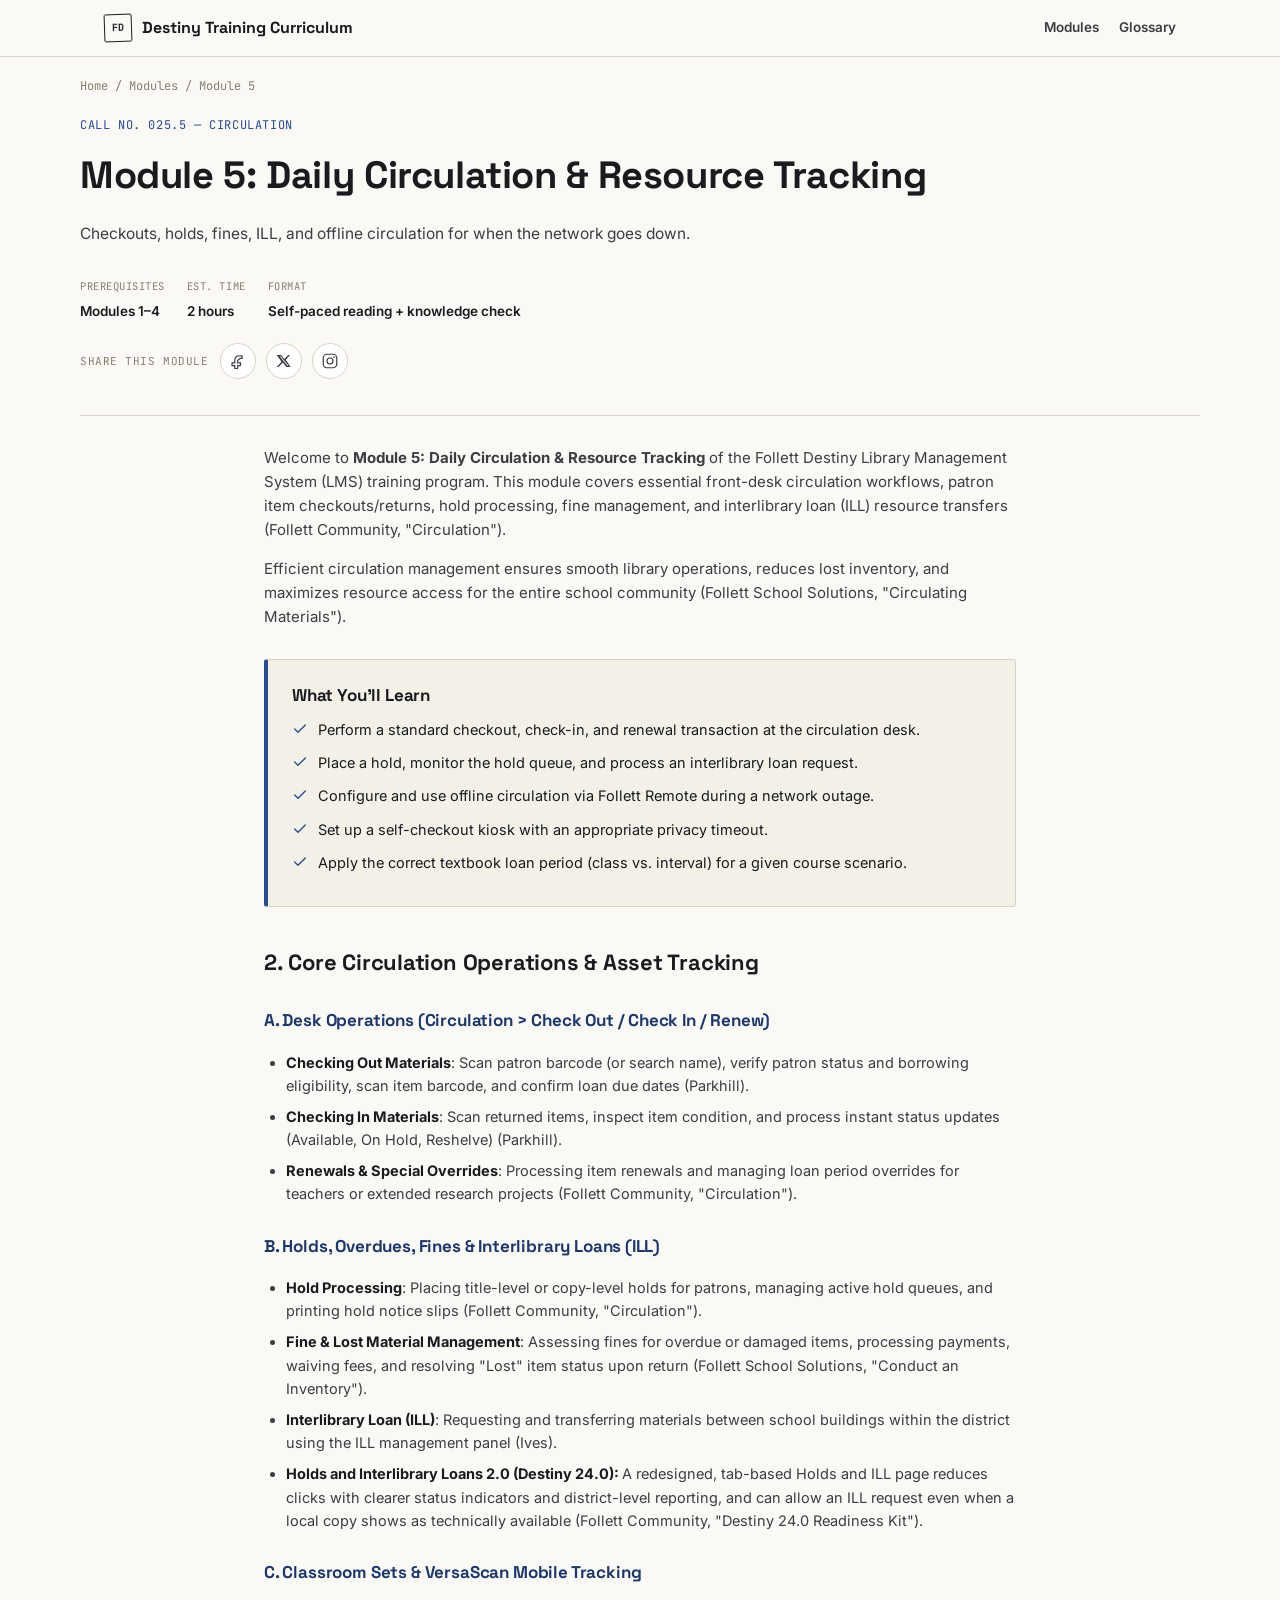
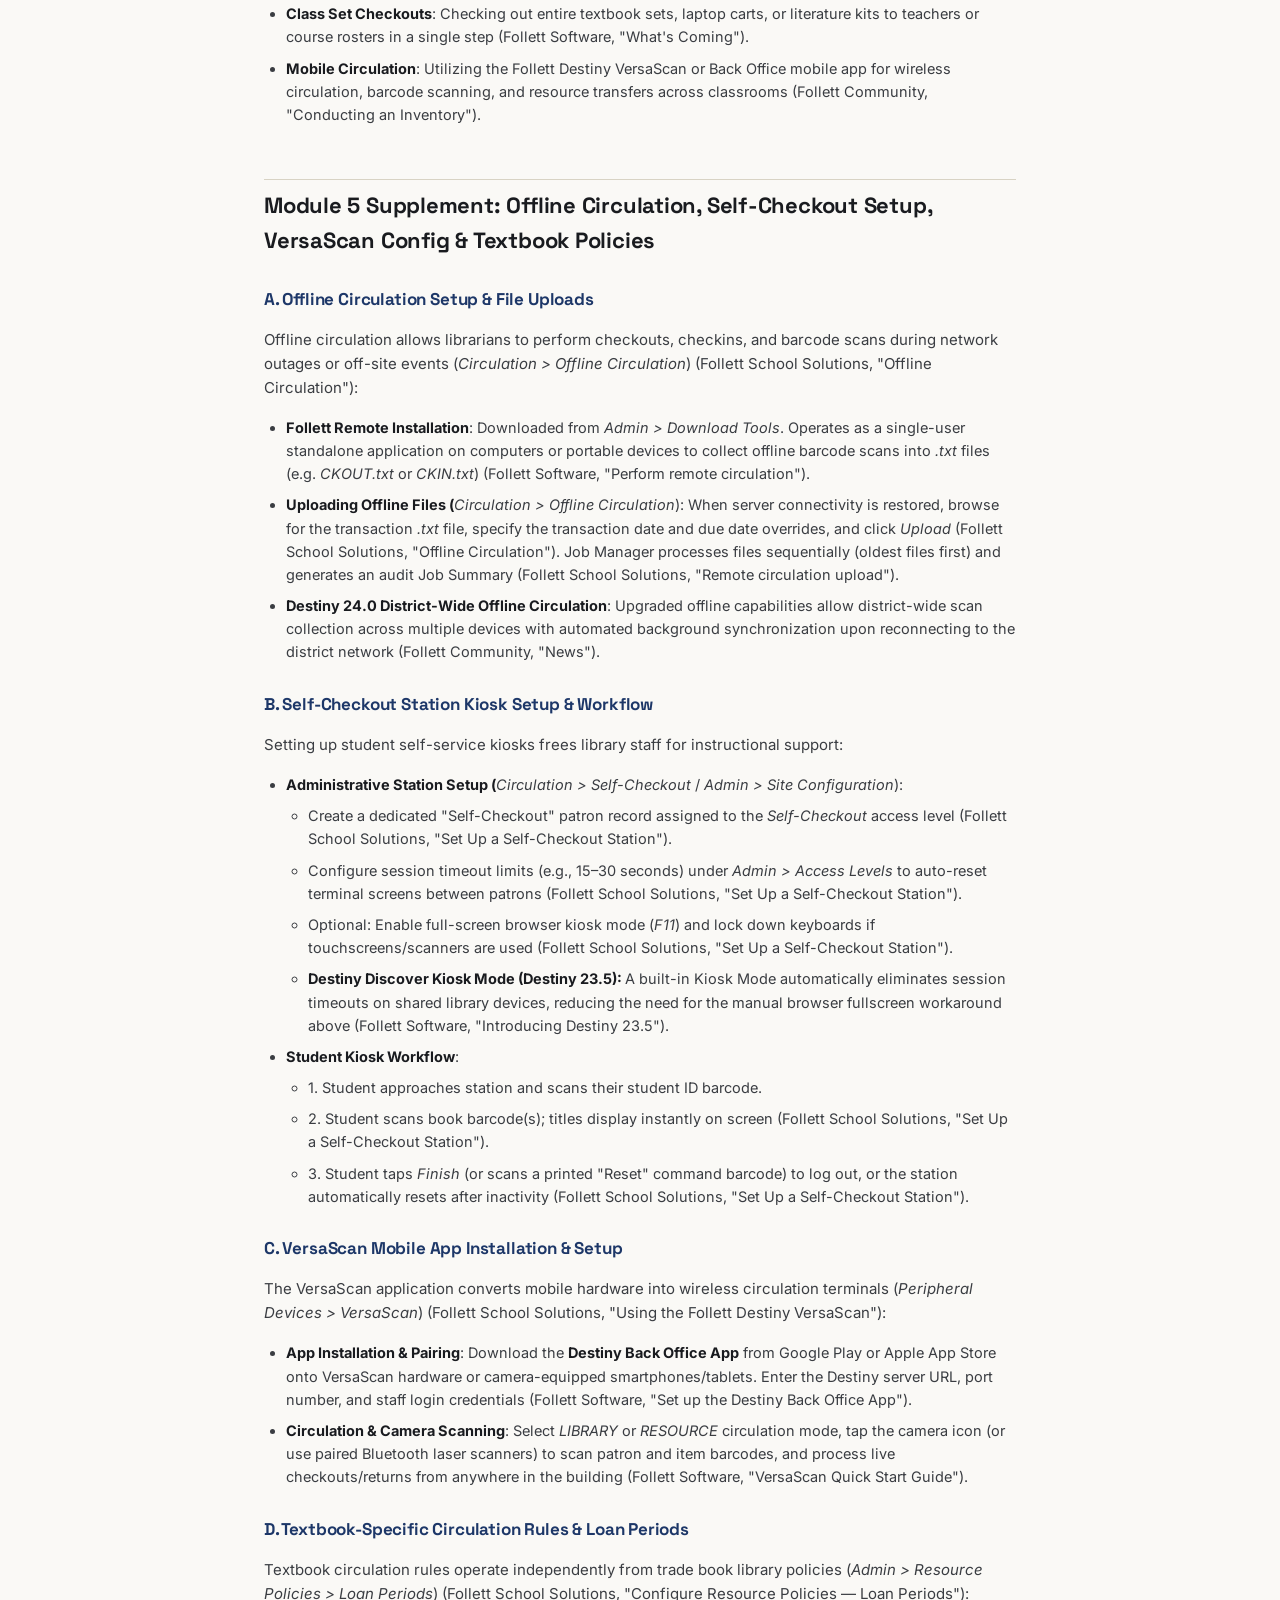
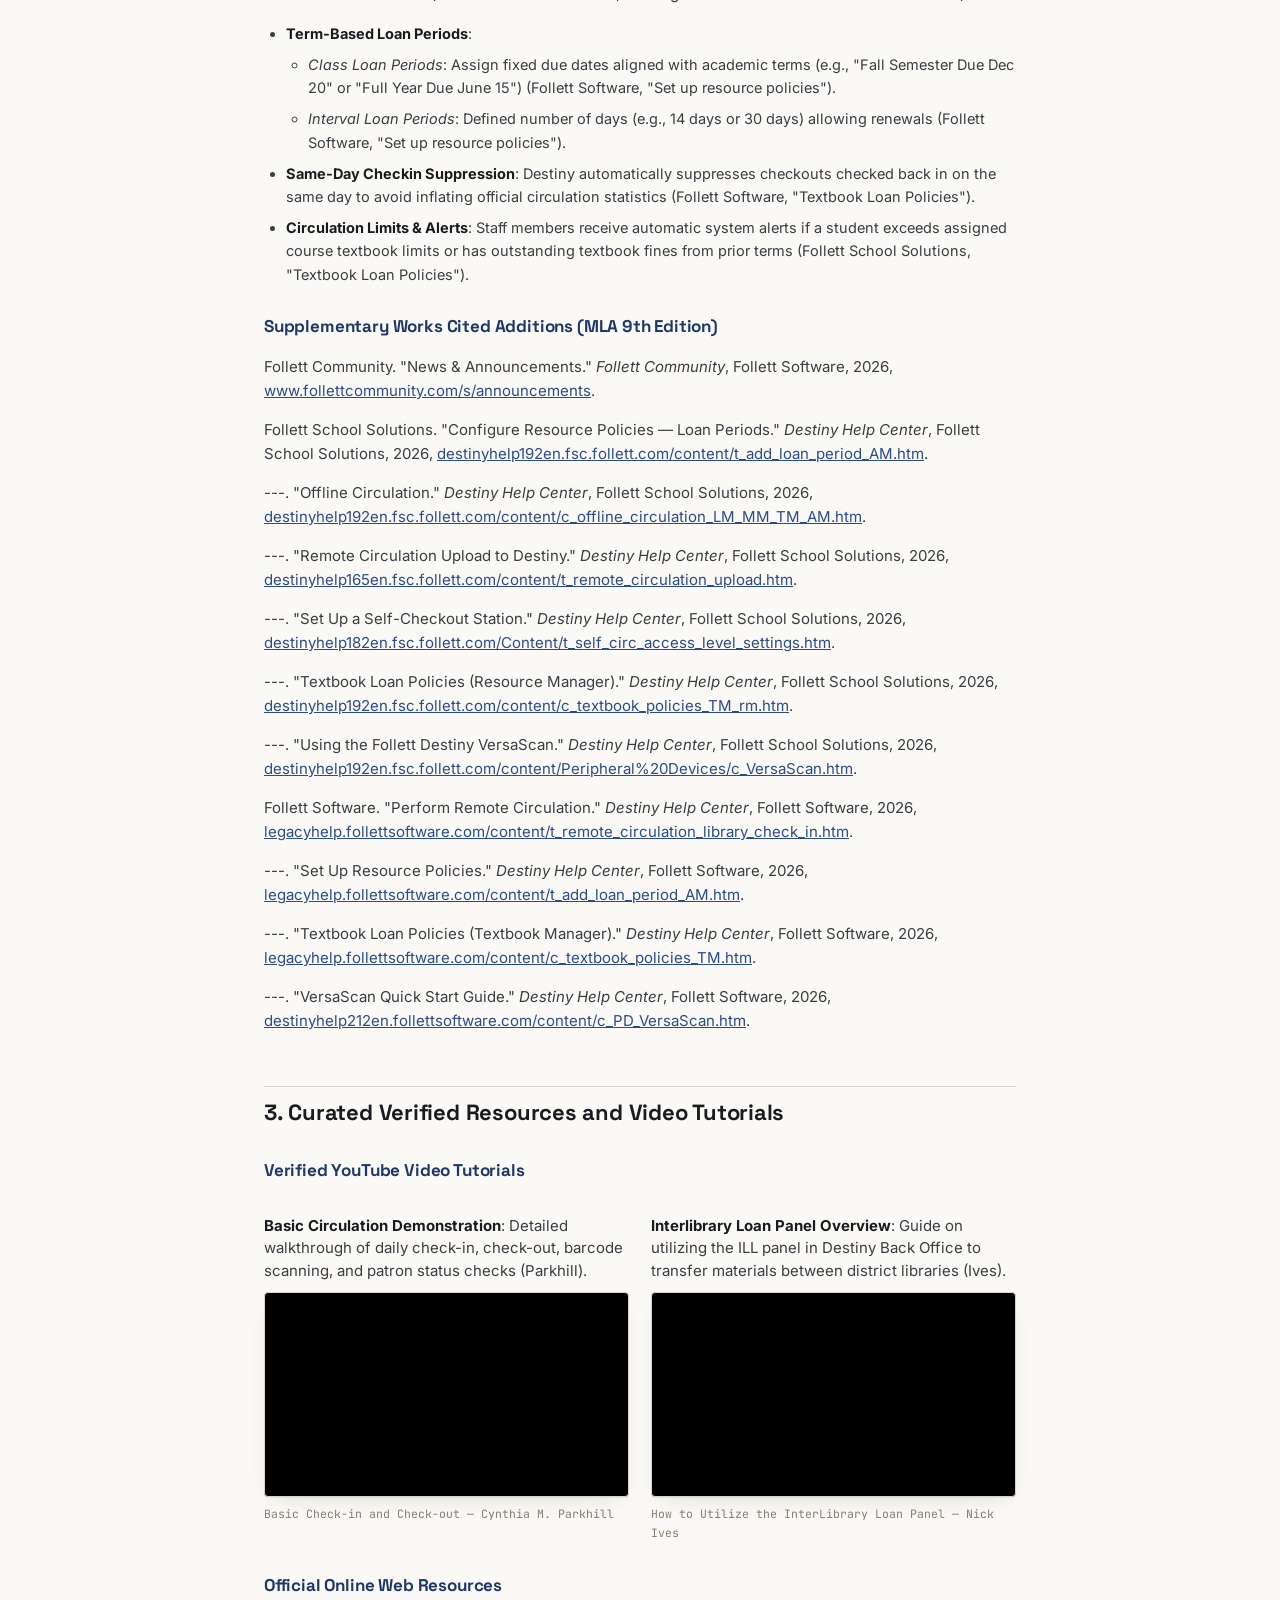
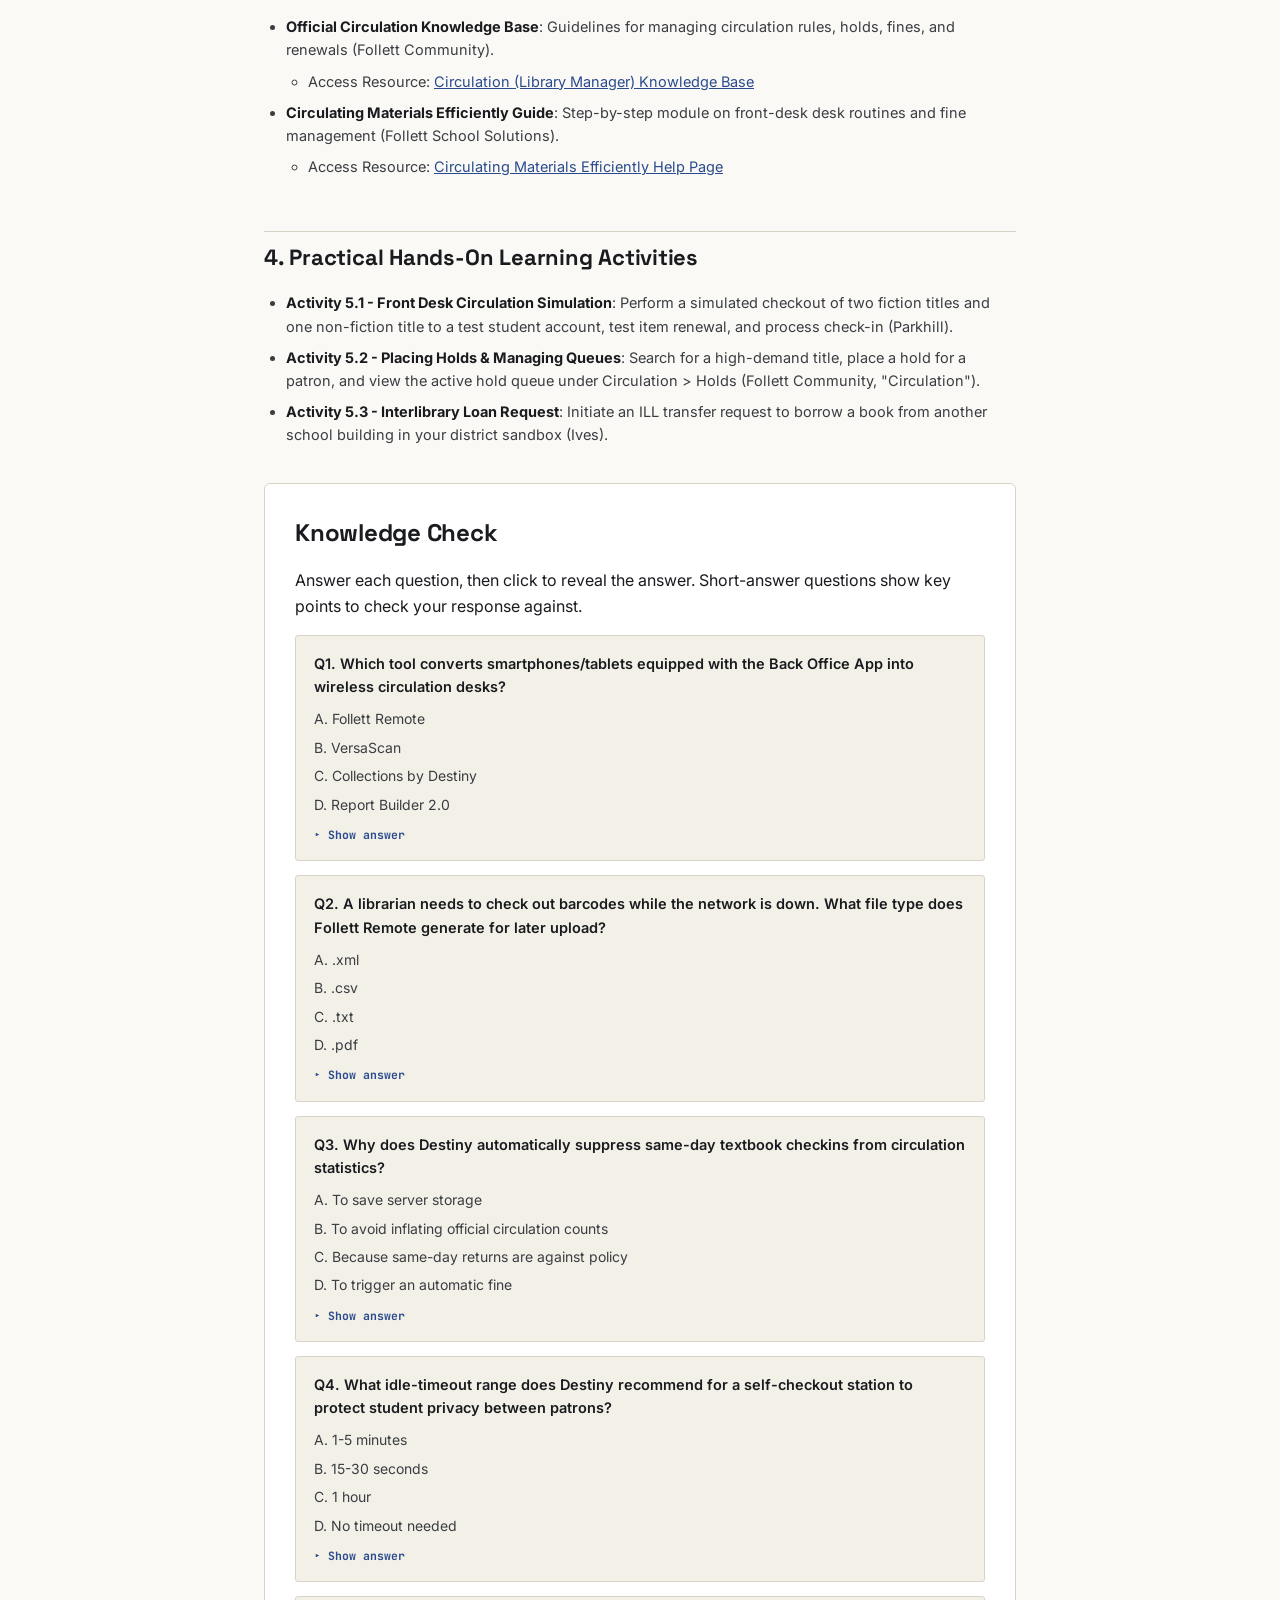
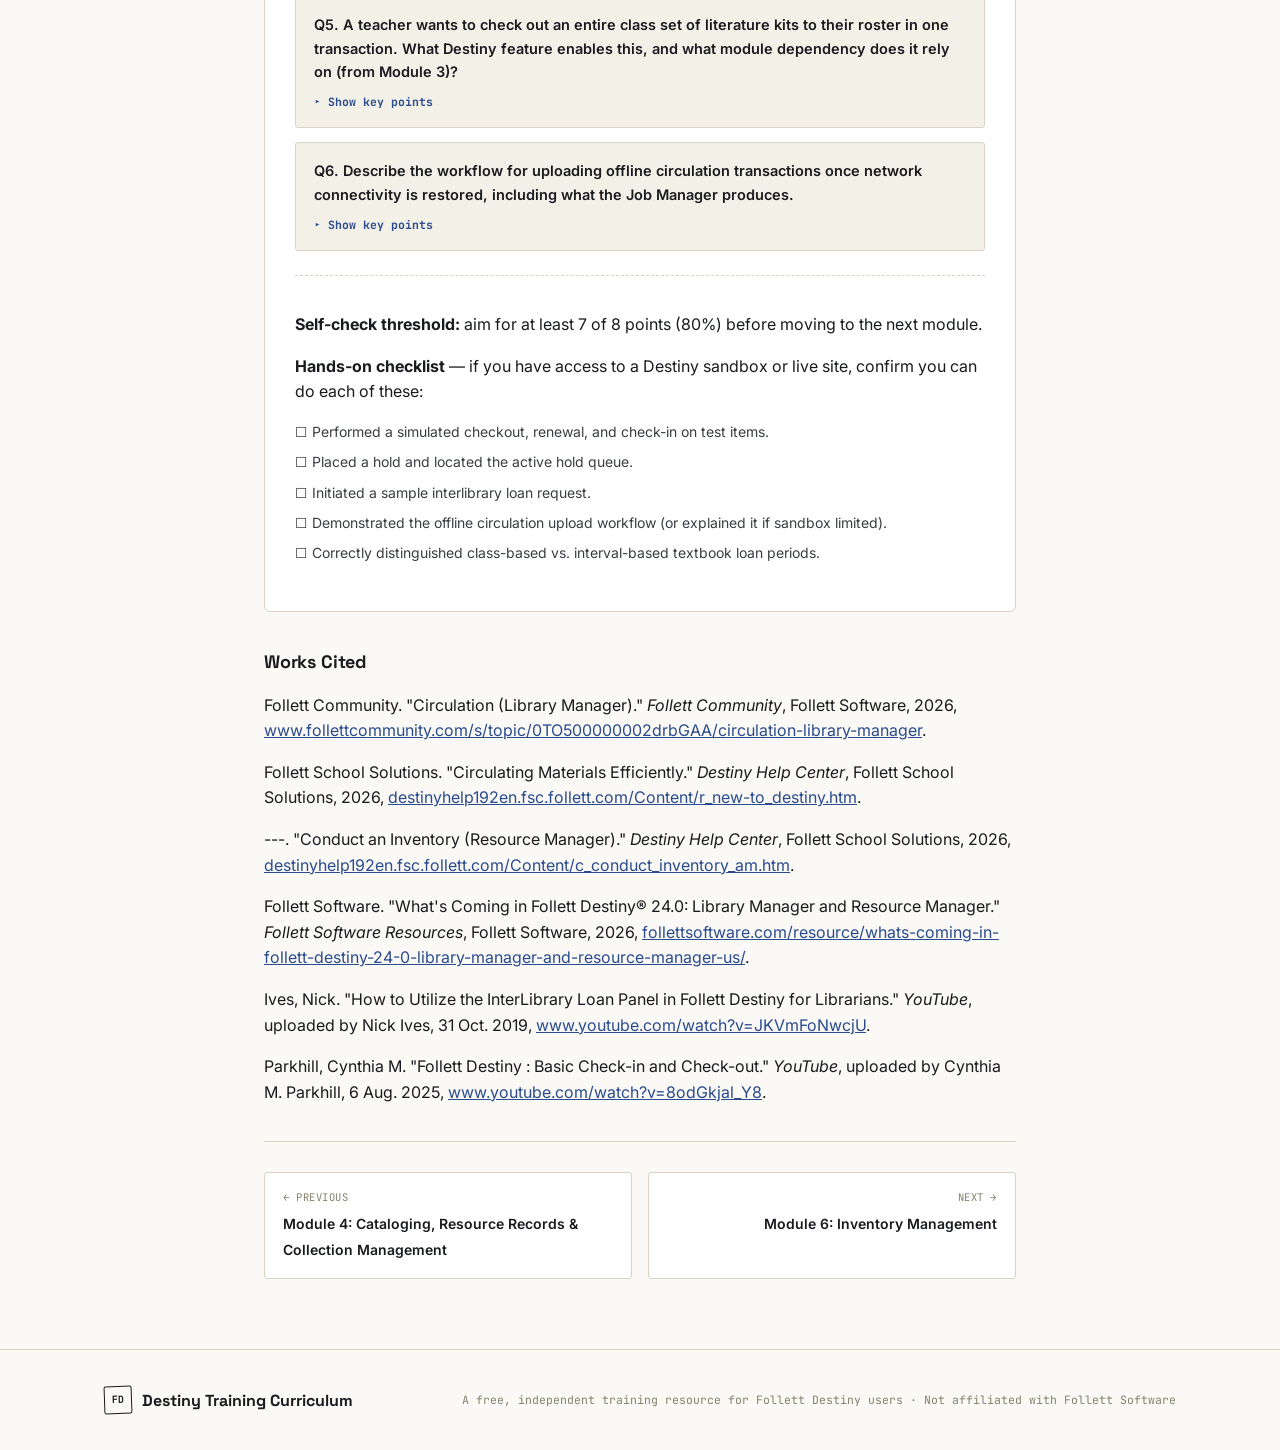
<file: modules/module-5.html>
<!DOCTYPE html>
<html lang="en">
<head>
<meta charset="UTF-8">
<meta name="viewport" content="width=device-width, initial-scale=1.0">
<title>Module 5: Daily Circulation &amp; Resource Tracking — Destiny Training Curriculum</title>
<meta name="description" content="Checkouts, holds, fines, ILL, and offline circulation for when the network goes down.">
<link rel="canonical" href="https://allenvincentlucas.github.io/learn-destiny-lms/modules/module-5.html">

<!-- Favicons -->
<link rel="icon" href="../favicon.ico" sizes="any">
<link rel="icon" type="image/png" sizes="32x32" href="../favicon-32.png">
<link rel="icon" type="image/png" sizes="16x16" href="../favicon-16.png">
<link rel="apple-touch-icon" sizes="180x180" href="../apple-touch-icon.png">

<!-- Open Graph -->
<meta property="og:type" content="website">
<meta property="og:site_name" content="Destiny Training Curriculum">
<meta property="og:title" content="Module 5: Daily Circulation &amp; Resource Tracking — Destiny Training Curriculum">
<meta property="og:description" content="Checkouts, holds, fines, ILL, and offline circulation for when the network goes down.">
<meta property="og:url" content="https://allenvincentlucas.github.io/learn-destiny-lms/modules/module-5.html">
<meta property="og:image" content="https://allenvincentlucas.github.io/learn-destiny-lms/assets/img/og/module-5.png">
<meta property="og:image:width" content="1200">
<meta property="og:image:height" content="630">

<!-- Twitter Card -->
<meta name="twitter:card" content="summary_large_image">
<meta name="twitter:title" content="Module 5: Daily Circulation &amp; Resource Tracking — Destiny Training Curriculum">
<meta name="twitter:description" content="Checkouts, holds, fines, ILL, and offline circulation for when the network goes down.">
<meta name="twitter:image" content="https://allenvincentlucas.github.io/learn-destiny-lms/assets/img/og/module-5.png">

<link rel="preconnect" href="https://fonts.googleapis.com">
<link rel="preconnect" href="https://fonts.gstatic.com" crossorigin>
<link href="https://fonts.googleapis.com/css2?family=Space+Grotesk:wght@500;600;700&family=Inter:wght@400;500;600;700&family=JetBrains+Mono:wght@400;500;700&display=swap" rel="stylesheet">
<link rel="stylesheet" href="../assets/css/style.css">
</head>
<body>
<div class="topbar">
  <div class="topbar-inner">
    <a class="brand" href="../index.html"><span class="brand-mark">FD</span> Destiny Training Curriculum</a>
    <nav>
      <a href="../index.html#modules">Modules</a>
      <a href="../glossary.html">Glossary</a>
    </nav>
  </div>
</div>
<div class="wrap breadcrumb"><a href="../index.html">Home</a> / <a href="../index.html#modules">Modules</a> / Module 5</div><div class="wrap module-header">
  <div class="call-no mono">CALL NO. 025.5 — CIRCULATION</div>
  <h1>Module 5: Daily Circulation &amp; Resource Tracking</h1>
  <p style="color:var(--ink-soft);font-size:15.5px;max-width:70ch;">Checkouts, holds, fines, ILL, and offline circulation for when the network goes down.</p>
  <div class="meta-row">
    <div class="meta-item"><span class="meta-label mono">Prerequisites</span><span class="meta-value">Modules 1–4</span></div>
    <div class="meta-item"><span class="meta-label mono">Est. Time</span><span class="meta-value">2 hours</span></div>
    <div class="meta-item"><span class="meta-label mono">Format</span><span class="meta-value">Self-paced reading + knowledge check</span></div>
  </div>
  <div class="share-bar">
  <span class="share-label mono">Share this module</span>
  <a class="share-btn share-fb" href="https://www.facebook.com/sharer/sharer.php?u=https%3A%2F%2Fallenvincentlucas.github.io%2Flearn-destiny-lms%2Fmodules%2Fmodule-5.html" target="_blank" rel="noopener noreferrer" aria-label="Share on Facebook" title="Share on Facebook">
    <svg width="18" height="18" viewBox="0 0 24 24" fill="none"><path d="M15 8.5h2.5V5.2c-.43-.06-1.93-.2-3.67-.2-3.64 0-6.13 2.29-6.13 6.49v3.06H4v3.7h3.7V22h3.8v-3.75h3.55l.56-3.7h-4.1v-2.56c0-1.07.29-1.8 1.83-1.8Z" stroke="currentColor" stroke-width="1.6" stroke-linejoin="round"/></svg>
  </a>
  <a class="share-btn share-x" href="https://twitter.com/intent/tweet?url=https%3A%2F%2Fallenvincentlucas.github.io%2Flearn-destiny-lms%2Fmodules%2Fmodule-5.html&text=Module%205%3A%20Daily%20Circulation%20%26%20Resource%20Tracking%20%E2%80%94%20Destiny%20Training%20Curriculum" target="_blank" rel="noopener noreferrer" aria-label="Share on X" title="Share on X">
    <svg width="16" height="16" viewBox="0 0 24 24" fill="none"><path d="M18.3 3H21l-6.4 7.3L22 21h-6.6l-5.2-6.6L4 21H1.3l6.9-7.8L1 3h6.7l4.7 6.1L18.3 3Zm-1.1 16.2h1.5L7 4.7H5.4l11.8 14.5Z" fill="currentColor"/></svg>
  </a>
  <button class="share-btn share-ig" type="button" data-share-url="https://allenvincentlucas.github.io/learn-destiny-lms/modules/module-5.html" onclick="shareInstagram(this)" aria-label="Copy link for Instagram" title="Copy link for Instagram">
    <svg width="18" height="18" viewBox="0 0 24 24" fill="none"><rect x="3" y="3" width="18" height="18" rx="5" stroke="currentColor" stroke-width="1.6"/><circle cx="12" cy="12" r="4" stroke="currentColor" stroke-width="1.6"/><circle cx="17.2" cy="6.8" r="1.1" fill="currentColor"/></svg>
  </button>
  <span class="share-toast" role="status" aria-live="polite">Link copied &mdash; paste it into your Instagram Story or post.</span>
</div>
<script>
function shareInstagram(btn) {
  var url = btn.getAttribute('data-share-url');
  var toast = btn.parentElement.querySelector('.share-toast');
  function showToast() {
    toast.classList.add('show');
    setTimeout(function(){ toast.classList.remove('show'); }, 2800);
  }
  if (navigator.clipboard && navigator.clipboard.writeText) {
    navigator.clipboard.writeText(url).then(showToast, showToast);
  } else {
    var ta = document.createElement('textarea');
    ta.value = url; document.body.appendChild(ta); ta.select();
    try { document.execCommand('copy'); } catch(e) {}
    document.body.removeChild(ta);
    showToast();
  }
}
</script>

</div><div class="wrap-narrow"><div class="content-prose"><p>Welcome to <strong>Module 5: Daily Circulation &amp; Resource Tracking</strong> of the Follett Destiny Library Management System (LMS) training program. This module covers essential front-desk circulation workflows, patron item checkouts/returns, hold processing, fine management, and interlibrary loan (ILL) resource transfers (Follett Community, "Circulation").</p>
<p>Efficient circulation management ensures smooth library operations, reduces lost inventory, and maximizes resource access for the entire school community (Follett School Solutions, "Circulating Materials").</p></div><div class="objectives-box">
<h2>What You'll Learn</h2>
<ul><li><svg width="16" height="16" viewBox="0 0 24 24" fill="none"><path d="M4 12l5 5L20 6" stroke="#2A4B8D" stroke-width="2" stroke-linecap="round" stroke-linejoin="round"/></svg><span>Perform a standard checkout, check-in, and renewal transaction at the circulation desk.</span></li><li><svg width="16" height="16" viewBox="0 0 24 24" fill="none"><path d="M4 12l5 5L20 6" stroke="#2A4B8D" stroke-width="2" stroke-linecap="round" stroke-linejoin="round"/></svg><span>Place a hold, monitor the hold queue, and process an interlibrary loan request.</span></li><li><svg width="16" height="16" viewBox="0 0 24 24" fill="none"><path d="M4 12l5 5L20 6" stroke="#2A4B8D" stroke-width="2" stroke-linecap="round" stroke-linejoin="round"/></svg><span>Configure and use offline circulation via Follett Remote during a network outage.</span></li><li><svg width="16" height="16" viewBox="0 0 24 24" fill="none"><path d="M4 12l5 5L20 6" stroke="#2A4B8D" stroke-width="2" stroke-linecap="round" stroke-linejoin="round"/></svg><span>Set up a self-checkout kiosk with an appropriate privacy timeout.</span></li><li><svg width="16" height="16" viewBox="0 0 24 24" fill="none"><path d="M4 12l5 5L20 6" stroke="#2A4B8D" stroke-width="2" stroke-linecap="round" stroke-linejoin="round"/></svg><span>Apply the correct textbook loan period (class vs. interval) for a given course scenario.</span></li></ul>
</div><div class="content-prose"><h2>2. Core Circulation Operations &amp; Asset Tracking</h2>
<h3>A. Desk Operations (Circulation &gt; Check Out / Check In / Renew)</h3>
<ul><li><strong>Checking Out Materials</strong>: Scan patron barcode (or search name), verify patron status and borrowing eligibility, scan item barcode, and confirm loan due dates (Parkhill).</li><li><strong>Checking In Materials</strong>: Scan returned items, inspect item condition, and process instant status updates (Available, On Hold, Reshelve) (Parkhill).</li><li><strong>Renewals &amp; Special Overrides</strong>: Processing item renewals and managing loan period overrides for teachers or extended research projects (Follett Community, "Circulation").</li></ul>
<h3>B. Holds, Overdues, Fines &amp; Interlibrary Loans (ILL)</h3>
<ul><li><strong>Hold Processing</strong>: Placing title-level or copy-level holds for patrons, managing active hold queues, and printing hold notice slips (Follett Community, "Circulation").</li><li><strong>Fine &amp; Lost Material Management</strong>: Assessing fines for overdue or damaged items, processing payments, waiving fees, and resolving "Lost" item status upon return (Follett School Solutions, "Conduct an Inventory").</li><li><strong>Interlibrary Loan (ILL)</strong>: Requesting and transferring materials between school buildings within the district using the ILL management panel (Ives).</li><li><strong>Holds and Interlibrary Loans 2.0 (Destiny 24.0): </strong>A redesigned, tab-based Holds and ILL page reduces clicks with clearer status indicators and district-level reporting, and can allow an ILL request even when a local copy shows as technically available (Follett Community, "Destiny 24.0 Readiness Kit").</li></ul>
<h3>C. Classroom Sets &amp; VersaScan Mobile Tracking</h3>
<ul><li><strong>Class Set Checkouts</strong>: Checking out entire textbook sets, laptop carts, or literature kits to teachers or course rosters in a single step (Follett Software, "What's Coming").</li><li><strong>Mobile Circulation</strong>: Utilizing the Follett Destiny VersaScan or Back Office mobile app for wireless circulation, barcode scanning, and resource transfers across classrooms (Follett Community, "Conducting an Inventory").</li></ul>
<h2><strong>Module 5 Supplement: Offline Circulation, Self-Checkout Setup, VersaScan Config &amp; Textbook Policies</strong></h2>
<h3><strong>A. Offline Circulation Setup &amp; File Uploads</strong></h3>
<p>Offline circulation allows librarians to perform checkouts, checkins, and barcode scans during network outages or off-site events (<em>Circulation &gt; Offline Circulation</em>) (Follett School Solutions, "Offline Circulation"):</p>
<ul><li><strong>Follett Remote Installation</strong>: Downloaded from <em>Admin &gt; Download Tools</em>. Operates as a single-user standalone application on computers or portable devices to collect offline barcode scans into <em>.txt</em> files (e.g. <em>CKOUT.txt</em> or <em>CKIN.txt</em>) (Follett Software, "Perform remote circulation").</li><li><strong>Uploading Offline Files (</strong><em>Circulation &gt; Offline Circulation</em>): When server connectivity is restored, browse for the transaction <em>.txt</em> file, specify the transaction date and due date overrides, and click <em>Upload</em> (Follett School Solutions, "Offline Circulation"). Job Manager processes files sequentially (oldest files first) and generates an audit Job Summary (Follett School Solutions, "Remote circulation upload").</li><li><strong>Destiny 24.0 District-Wide Offline Circulation</strong>: Upgraded offline capabilities allow district-wide scan collection across multiple devices with automated background synchronization upon reconnecting to the district network (Follett Community, "News").</li></ul>
<h3><strong>B. Self-Checkout Station Kiosk Setup &amp; Workflow</strong></h3>
<p>Setting up student self-service kiosks frees library staff for instructional support:</p>
<ul><li><strong>Administrative Station Setup (</strong><em>Circulation &gt; Self-Checkout</em> / <em>Admin &gt; Site Configuration</em>):<ul><li>Create a dedicated "Self-Checkout" patron record assigned to the <em>Self-Checkout</em> access level (Follett School Solutions, "Set Up a Self-Checkout Station").</li><li>Configure session timeout limits (e.g., 15–30 seconds) under <em>Admin &gt; Access Levels</em> to auto-reset terminal screens between patrons (Follett School Solutions, "Set Up a Self-Checkout Station").</li><li>Optional: Enable full-screen browser kiosk mode (<em>F11</em>) and lock down keyboards if touchscreens/scanners are used (Follett School Solutions, "Set Up a Self-Checkout Station").</li><li><strong>Destiny Discover Kiosk Mode (Destiny 23.5): </strong>A built-in Kiosk Mode automatically eliminates session timeouts on shared library devices, reducing the need for the manual browser fullscreen workaround above (Follett Software, "Introducing Destiny 23.5").</li></ul></li><li><strong>Student Kiosk Workflow</strong>:<ul><li>1. Student approaches station and scans their student ID barcode.</li><li>2. Student scans book barcode(s); titles display instantly on screen (Follett School Solutions, "Set Up a Self-Checkout Station").</li><li>3. Student taps <em>Finish</em> (or scans a printed "Reset" command barcode) to log out, or the station automatically resets after inactivity (Follett School Solutions, "Set Up a Self-Checkout Station").</li></ul></li></ul>
<h3><strong>C. VersaScan Mobile App Installation &amp; Setup</strong></h3>
<p>The VersaScan application converts mobile hardware into wireless circulation terminals (<em>Peripheral Devices &gt; VersaScan</em>) (Follett School Solutions, "Using the Follett Destiny VersaScan"):</p>
<ul><li><strong>App Installation &amp; Pairing</strong>: Download the <strong>Destiny Back Office App</strong> from Google Play or Apple App Store onto VersaScan hardware or camera-equipped smartphones/tablets. Enter the Destiny server URL, port number, and staff login credentials (Follett Software, "Set up the Destiny Back Office App").</li><li><strong>Circulation &amp; Camera Scanning</strong>: Select <em>LIBRARY</em> or <em>RESOURCE</em> circulation mode, tap the camera icon (or use paired Bluetooth laser scanners) to scan patron and item barcodes, and process live checkouts/returns from anywhere in the building (Follett Software, "VersaScan Quick Start Guide").</li></ul>
<h3><strong>D. Textbook-Specific Circulation Rules &amp; Loan Periods</strong></h3>
<p>Textbook circulation rules operate independently from trade book library policies (<em>Admin &gt; Resource Policies &gt; Loan Periods</em>) (Follett School Solutions, "Configure Resource Policies — Loan Periods"):</p>
<ul><li><strong>Term-Based Loan Periods</strong>:<ul><li><em>Class Loan Periods</em>: Assign fixed due dates aligned with academic terms (e.g., "Fall Semester Due Dec 20" or "Full Year Due June 15") (Follett Software, "Set up resource policies").</li><li><em>Interval Loan Periods</em>: Defined number of days (e.g., 14 days or 30 days) allowing renewals (Follett Software, "Set up resource policies").</li></ul></li><li><strong>Same-Day Checkin Suppression</strong>: Destiny automatically suppresses checkouts checked back in on the same day to avoid inflating official circulation statistics (Follett Software, "Textbook Loan Policies").</li><li><strong>Circulation Limits &amp; Alerts</strong>: Staff members receive automatic system alerts if a student exceeds assigned course textbook limits or has outstanding textbook fines from prior terms (Follett School Solutions, "Textbook Loan Policies").</li></ul>
<h3><strong>Supplementary Works Cited Additions (MLA 9th Edition)</strong></h3>
<p>Follett Community. "News &amp; Announcements." <em>Follett Community</em>, Follett Software, 2026, <a href="https://www.follettcommunity.com/s/announcements" target="_blank" rel="noopener noreferrer">www.follettcommunity.com/s/announcements</a>.</p>
<p>Follett School Solutions. "Configure Resource Policies — Loan Periods." <em>Destiny Help Center</em>, Follett School Solutions, 2026, <a href="http://destinyhelp192en.fsc.follett.com/content/t_add_loan_period_AM.htm" target="_blank" rel="noopener noreferrer">destinyhelp192en.fsc.follett.com/content/t_add_loan_period_AM.htm</a>.</p>
<p>---. "Offline Circulation." <em>Destiny Help Center</em>, Follett School Solutions, 2026, <a href="http://destinyhelp192en.fsc.follett.com/content/c_offline_circulation_LM_MM_TM_AM.htm" target="_blank" rel="noopener noreferrer">destinyhelp192en.fsc.follett.com/content/c_offline_circulation_LM_MM_TM_AM.htm</a>.</p>
<p>---. "Remote Circulation Upload to Destiny." <em>Destiny Help Center</em>, Follett School Solutions, 2026, <a href="http://destinyhelp165en.fsc.follett.com/content/t_remote_circulation_upload.htm" target="_blank" rel="noopener noreferrer">destinyhelp165en.fsc.follett.com/content/t_remote_circulation_upload.htm</a>.</p>
<p>---. "Set Up a Self-Checkout Station." <em>Destiny Help Center</em>, Follett School Solutions, 2026, <a href="http://destinyhelp182en.fsc.follett.com/Content/t_self_circ_access_level_settings.htm" target="_blank" rel="noopener noreferrer">destinyhelp182en.fsc.follett.com/Content/t_self_circ_access_level_settings.htm</a>.</p>
<p>---. "Textbook Loan Policies (Resource Manager)." <em>Destiny Help Center</em>, Follett School Solutions, 2026, <a href="http://destinyhelp192en.fsc.follett.com/content/c_textbook_policies_TM_rm.htm" target="_blank" rel="noopener noreferrer">destinyhelp192en.fsc.follett.com/content/c_textbook_policies_TM_rm.htm</a>.</p>
<p>---. "Using the Follett Destiny VersaScan." <em>Destiny Help Center</em>, Follett School Solutions, 2026, <a href="http://destinyhelp192en.fsc.follett.com/content/Peripheral%20Devices/c_VersaScan.htm" target="_blank" rel="noopener noreferrer">destinyhelp192en.fsc.follett.com/content/Peripheral%20Devices/c_VersaScan.htm</a>.</p>
<p>Follett Software. "Perform Remote Circulation." <em>Destiny Help Center</em>, Follett Software, 2026, <a href="https://legacyhelp.follettsoftware.com/content/t_remote_circulation_library_check_in.htm" target="_blank" rel="noopener noreferrer">legacyhelp.follettsoftware.com/content/t_remote_circulation_library_check_in.htm</a>.</p>
<p>---. "Set Up Resource Policies." <em>Destiny Help Center</em>, Follett Software, 2026, <a href="https://legacyhelp.follettsoftware.com/content/t_add_loan_period_AM.htm" target="_blank" rel="noopener noreferrer">legacyhelp.follettsoftware.com/content/t_add_loan_period_AM.htm</a>.</p>
<p>---. "Textbook Loan Policies (Textbook Manager)." <em>Destiny Help Center</em>, Follett Software, 2026, <a href="https://legacyhelp.follettsoftware.com/content/c_textbook_policies_TM.htm" target="_blank" rel="noopener noreferrer">legacyhelp.follettsoftware.com/content/c_textbook_policies_TM.htm</a>.</p>
<p>---. "VersaScan Quick Start Guide." <em>Destiny Help Center</em>, Follett Software, 2026, <a href="http://destinyhelp212en.follettsoftware.com/content/c_PD_VersaScan.htm" target="_blank" rel="noopener noreferrer">destinyhelp212en.follettsoftware.com/content/c_PD_VersaScan.htm</a>.</p>
<h2>3. Curated Verified Resources and Video Tutorials</h2><h3>Verified YouTube Video Tutorials</h3><div class="video-block"><div class="video-grid"><div class="video-card">
<p class="video-desc"><strong>Basic Circulation Demonstration</strong>: Detailed walkthrough of daily check-in, check-out, barcode scanning, and patron status checks (Parkhill).</p>
<div class="video-wrap"><iframe src="https://www.youtube-nocookie.com/embed/8odGkjal_Y8" title="Basic Check-in and Check-out — Cynthia M. Parkhill" loading="lazy" allow="accelerometer; autoplay; clipboard-write; encrypted-media; gyroscope; picture-in-picture" allowfullscreen></iframe></div>
<div class="video-caption">Basic Check-in and Check-out — Cynthia M. Parkhill</div>
</div><div class="video-card">
<p class="video-desc"><strong>Interlibrary Loan Panel Overview</strong>: Guide on utilizing the ILL panel in Destiny Back Office to transfer materials between district libraries (Ives).</p>
<div class="video-wrap"><iframe src="https://www.youtube-nocookie.com/embed/JKVmFoNwcjU" title="How to Utilize the InterLibrary Loan Panel — Nick Ives" loading="lazy" allow="accelerometer; autoplay; clipboard-write; encrypted-media; gyroscope; picture-in-picture" allowfullscreen></iframe></div>
<div class="video-caption">How to Utilize the InterLibrary Loan Panel — Nick Ives</div>
</div></div></div><h3>Official Online Web Resources</h3>
<ul><li><strong>Official Circulation Knowledge Base</strong>: Guidelines for managing circulation rules, holds, fines, and renewals (Follett Community).<ul><li>Access Resource: <a href="https://www.follettcommunity.com/s/topic/0TO500000002drbGAA/circulation-library-manager" target="_blank" rel="noopener noreferrer">Circulation (Library Manager) Knowledge Base</a></li></ul></li><li><strong>Circulating Materials Efficiently Guide</strong>: Step-by-step module on front-desk desk routines and fine management (Follett School Solutions).<ul><li>Access Resource: <a href="http://destinyhelp192en.fsc.follett.com/Content/r_new-to_destiny.htm" target="_blank" rel="noopener noreferrer">Circulating Materials Efficiently Help Page</a></li></ul></li></ul>
<h2>4. Practical Hands-On Learning Activities</h2>
<ul><li><strong>Activity 5.1 - Front Desk Circulation Simulation</strong>: Perform a simulated checkout of two fiction titles and one non-fiction title to a test student account, test item renewal, and process check-in (Parkhill).</li><li><strong>Activity 5.2 - Placing Holds &amp; Managing Queues</strong>: Search for a high-demand title, place a hold for a patron, and view the active hold queue under Circulation &gt; Holds (Follett Community, "Circulation").</li><li><strong>Activity 5.3 - Interlibrary Loan Request</strong>: Initiate an ILL transfer request to borrow a book from another school building in your district sandbox (Ives).</li></ul></div><div class="kcheck">
<h2>Knowledge Check</h2>
<p>Answer each question, then click to reveal the answer. Short-answer questions show key points to check your response against.</p>
<div class="kc-q">
<p class="q-text">Q1. Which tool converts smartphones/tablets equipped with the Back Office App into wireless circulation desks?</p>
<ul><li>A. Follett Remote</li><li>B. VersaScan</li><li>C. Collections by Destiny</li><li>D. Report Builder 2.0</li></ul>
<details class="reveal"><summary>Show answer</summary><div class="answer">Correct answer: <strong>B</strong></div></details>
</div>
<div class="kc-q">
<p class="q-text">Q2. A librarian needs to check out barcodes while the network is down. What file type does Follett Remote generate for later upload?</p>
<ul><li>A. .xml</li><li>B. .csv</li><li>C. .txt</li><li>D. .pdf</li></ul>
<details class="reveal"><summary>Show answer</summary><div class="answer">Correct answer: <strong>C</strong></div></details>
</div>
<div class="kc-q">
<p class="q-text">Q3. Why does Destiny automatically suppress same-day textbook checkins from circulation statistics?</p>
<ul><li>A. To save server storage</li><li>B. To avoid inflating official circulation counts</li><li>C. Because same-day returns are against policy</li><li>D. To trigger an automatic fine</li></ul>
<details class="reveal"><summary>Show answer</summary><div class="answer">Correct answer: <strong>B</strong></div></details>
</div>
<div class="kc-q">
<p class="q-text">Q4. What idle-timeout range does Destiny recommend for a self-checkout station to protect student privacy between patrons?</p>
<ul><li>A. 1-5 minutes</li><li>B. 15-30 seconds</li><li>C. 1 hour</li><li>D. No timeout needed</li></ul>
<details class="reveal"><summary>Show answer</summary><div class="answer">Correct answer: <strong>B</strong></div></details>
</div>
<div class="kc-q">
<p class="q-text">Q5. A teacher wants to check out an entire class set of literature kits to their roster in one transaction. What Destiny feature enables this, and what module dependency does it rely on (from Module 3)?</p>
<details class="reveal"><summary>Show key points</summary><div class="answer">Class Set Checkouts (under Circulation), which relies on the class schedule/roster being correctly linked via Update Classes and the teacher&#x27;s &quot;Currently Teaching&quot; flag being enabled, as covered in Module 3.</div></details>
</div>
<div class="kc-q">
<p class="q-text">Q6. Describe the workflow for uploading offline circulation transactions once network connectivity is restored, including what the Job Manager produces.</p>
<details class="reveal"><summary>Show key points</summary><div class="answer">Go to Circulation &gt; Offline Circulation, browse for the saved .txt transaction file, specify transaction/due-date overrides, and click Upload; Job Manager processes files oldest-first and generates an audit Job Summary.</div></details>
</div>
<div class="completion-box">
<p><strong>Self-check threshold:</strong> aim for at least 7 of 8 points (80%) before moving to the next module.</p>
<p><strong>Hands-on checklist</strong> — if you have access to a Destiny sandbox or live site, confirm you can do each of these:</p>
<ul>
<li>☐ Performed a simulated checkout, renewal, and check-in on test items.</li>
<li>☐ Placed a hold and located the active hold queue.</li>
<li>☐ Initiated a sample interlibrary loan request.</li>
<li>☐ Demonstrated the offline circulation upload workflow (or explained it if sandbox limited).</li>
<li>☐ Correctly distinguished class-based vs. interval-based textbook loan periods.</li>
</ul>
</div>
</div><div class="works-cited"><h2>Works Cited</h2>
<p>Follett Community. "Circulation (Library Manager)." <em>Follett Community</em>, Follett Software, 2026, <a href="https://www.follettcommunity.com/s/topic/0TO500000002drbGAA/circulation-library-manager" target="_blank" rel="noopener noreferrer">www.follettcommunity.com/s/topic/0TO500000002drbGAA/circulation-library-manager</a>.</p>
<p>Follett School Solutions. "Circulating Materials Efficiently." <em>Destiny Help Center</em>, Follett School Solutions, 2026, <a href="http://destinyhelp192en.fsc.follett.com/Content/r_new-to_destiny.htm" target="_blank" rel="noopener noreferrer">destinyhelp192en.fsc.follett.com/Content/r_new-to_destiny.htm</a>.</p>
<p>---. "Conduct an Inventory (Resource Manager)." <em>Destiny Help Center</em>, Follett School Solutions, 2026, <a href="http://destinyhelp192en.fsc.follett.com/Content/c_conduct_inventory_am.htm" target="_blank" rel="noopener noreferrer">destinyhelp192en.fsc.follett.com/Content/c_conduct_inventory_am.htm</a>.</p>
<p>Follett Software. "What's Coming in Follett Destiny® 24.0: Library Manager and Resource Manager." <em>Follett Software Resources</em>, Follett Software, 2026, <a href="https://follettsoftware.com/resource/whats-coming-in-follett-destiny-24-0-library-manager-and-resource-manager-us/" target="_blank" rel="noopener noreferrer">follettsoftware.com/resource/whats-coming-in-follett-destiny-24-0-library-manager-and-resource-manager-us/</a>.</p>
<p>Ives, Nick. "How to Utilize the InterLibrary Loan Panel in Follett Destiny for Librarians." <em>YouTube</em>, uploaded by Nick Ives, 31 Oct. 2019, <a href="https://www.youtube.com/watch?v=JKVmFoNwcjU" target="_blank" rel="noopener noreferrer">www.youtube.com/watch?v=JKVmFoNwcjU</a>.</p>
<p>Parkhill, Cynthia M. "Follett Destiny : Basic Check-in and Check-out." <em>YouTube</em>, uploaded by Cynthia M. Parkhill, 6 Aug. 2025, <a href="https://www.youtube.com/watch?v=8odGkjal_Y8" target="_blank" rel="noopener noreferrer">www.youtube.com/watch?v=8odGkjal_Y8</a>.</p>
</div><div class="module-nav"><a href="module-4.html"><span class="nav-label">&larr; Previous</span><span class="nav-title">Module 4: Cataloging, Resource Records &amp; Collection Management</span></a><a href="module-6.html" class="nav-next"><span class="nav-label">Next &rarr;</span><span class="nav-title">Module 6: Inventory Management</span></a></div></div><footer>
  <div class="wrap footer-inner">
    <a class="brand" href="../index.html"><span class="brand-mark">FD</span> Destiny Training Curriculum</a>
    <div class="fmeta">A free, independent training resource for Follett Destiny users &middot; Not affiliated with Follett Software</div>
  </div>
</footer>
</body>
</html>
</file>
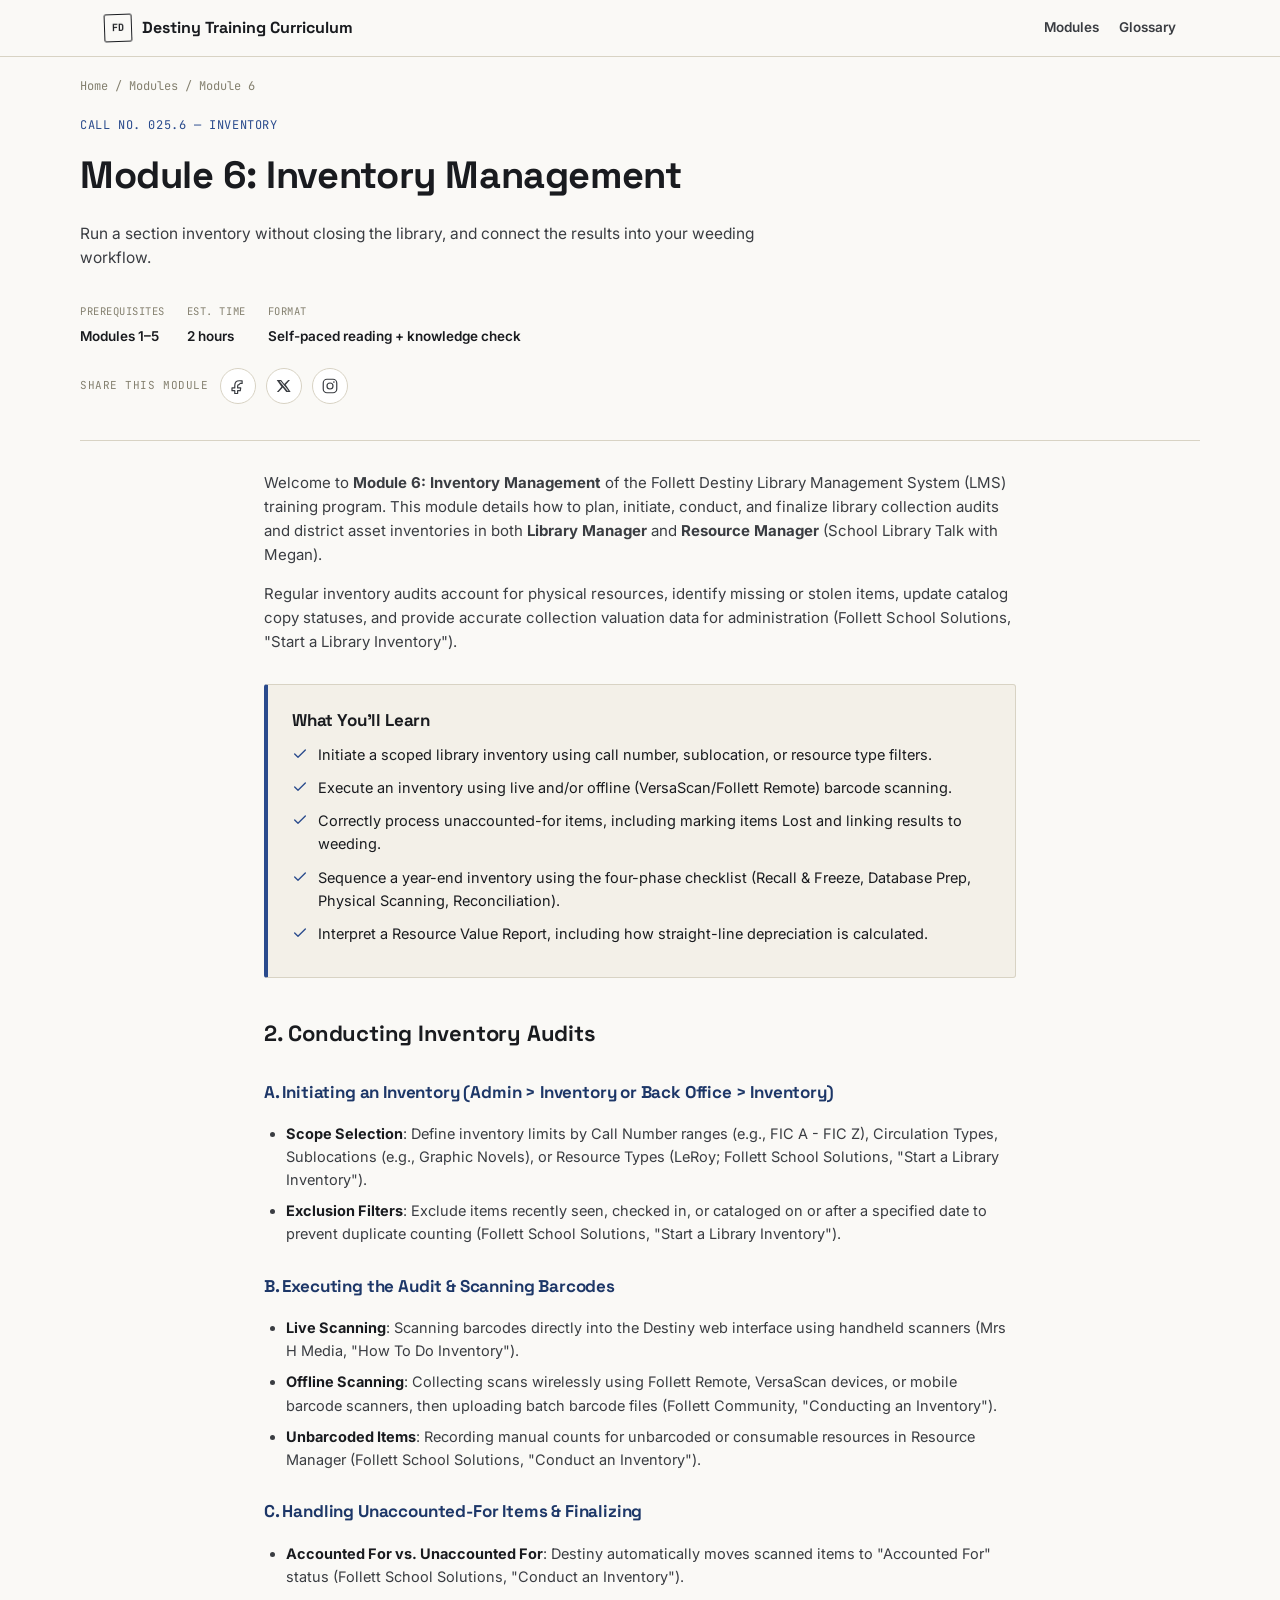
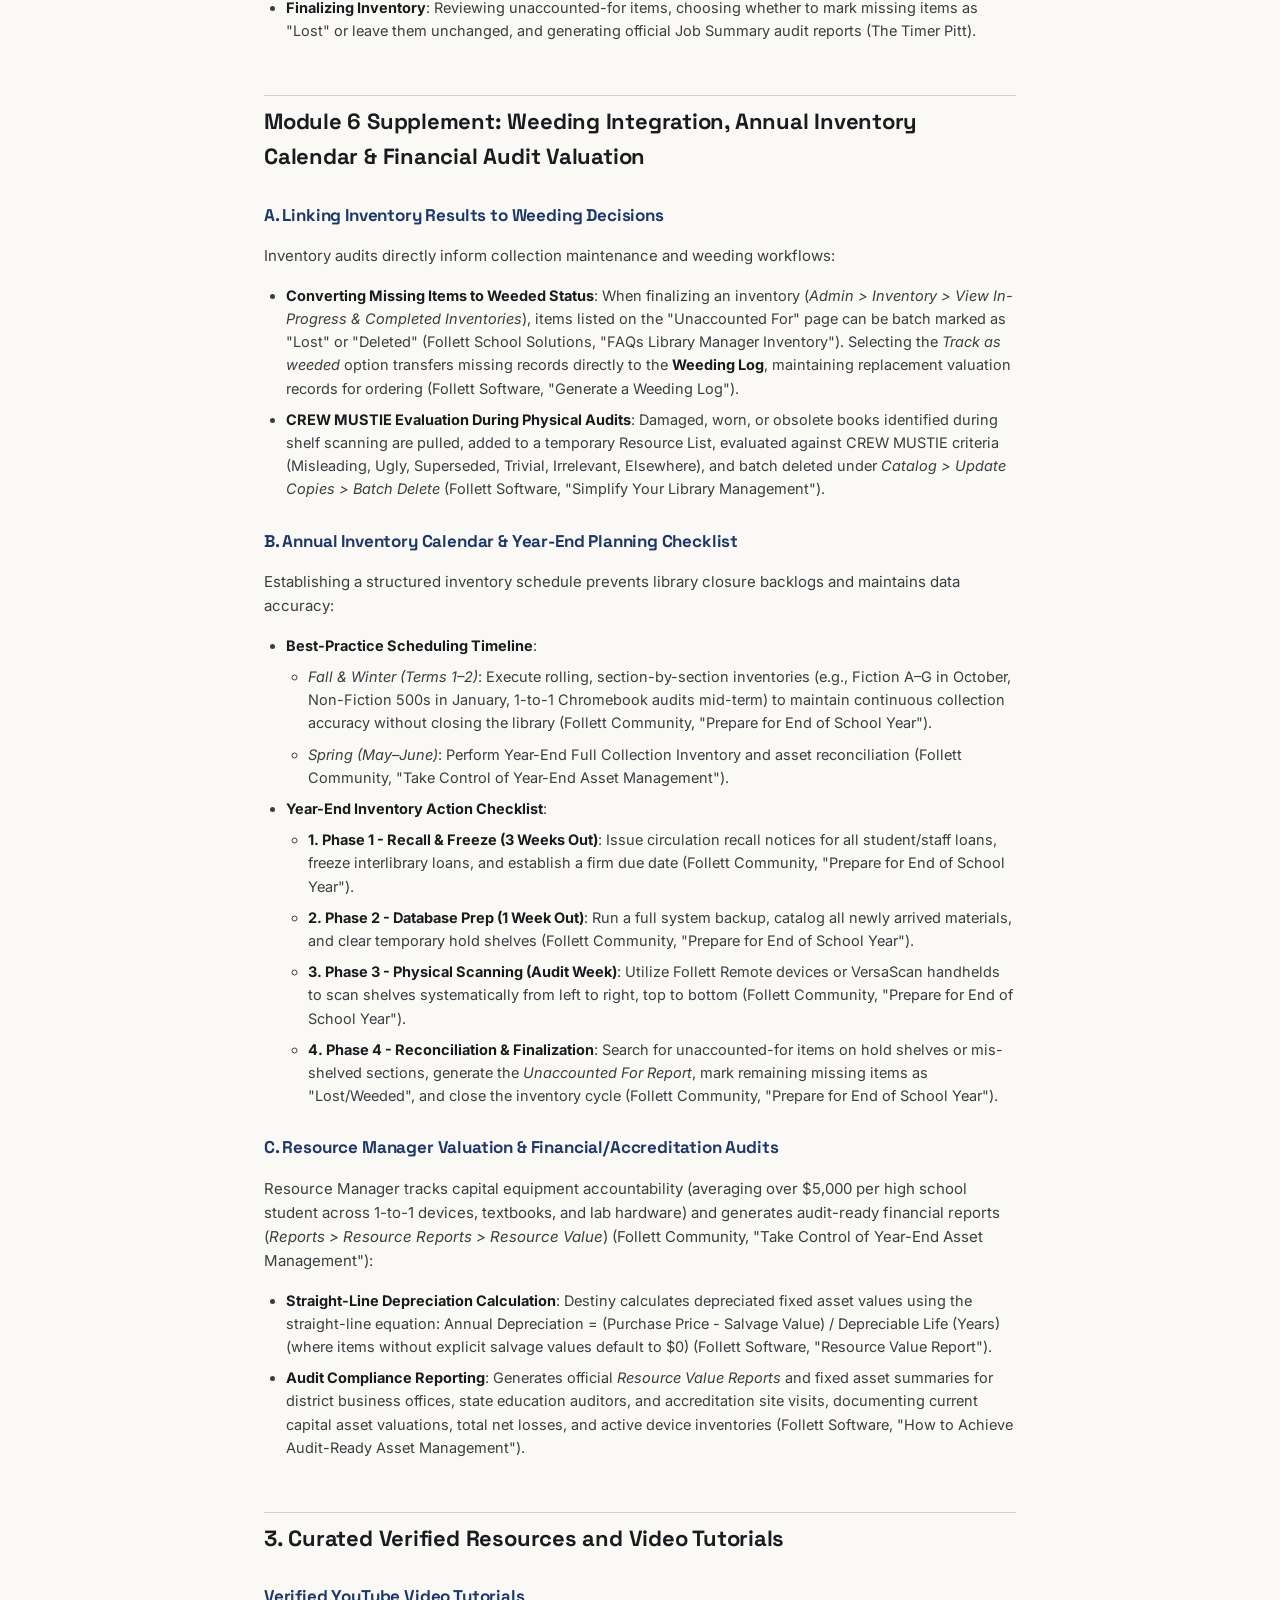
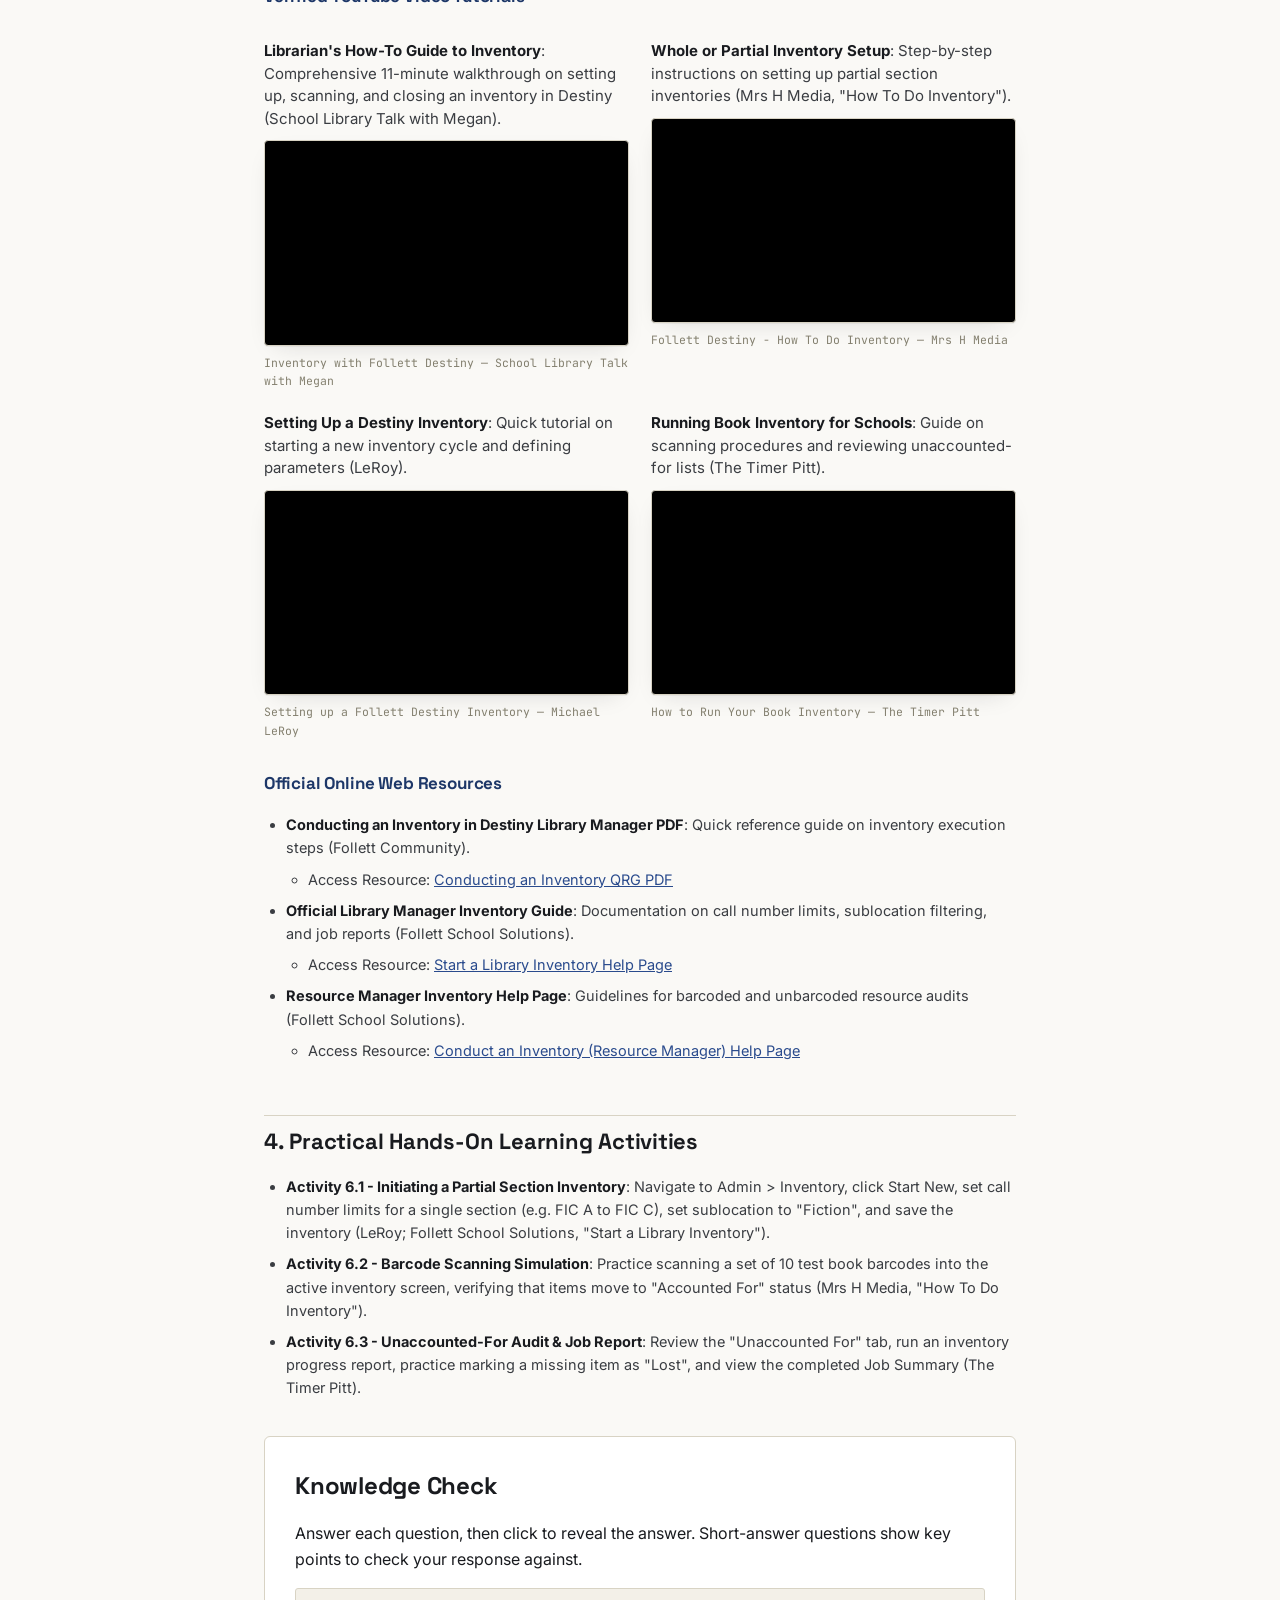
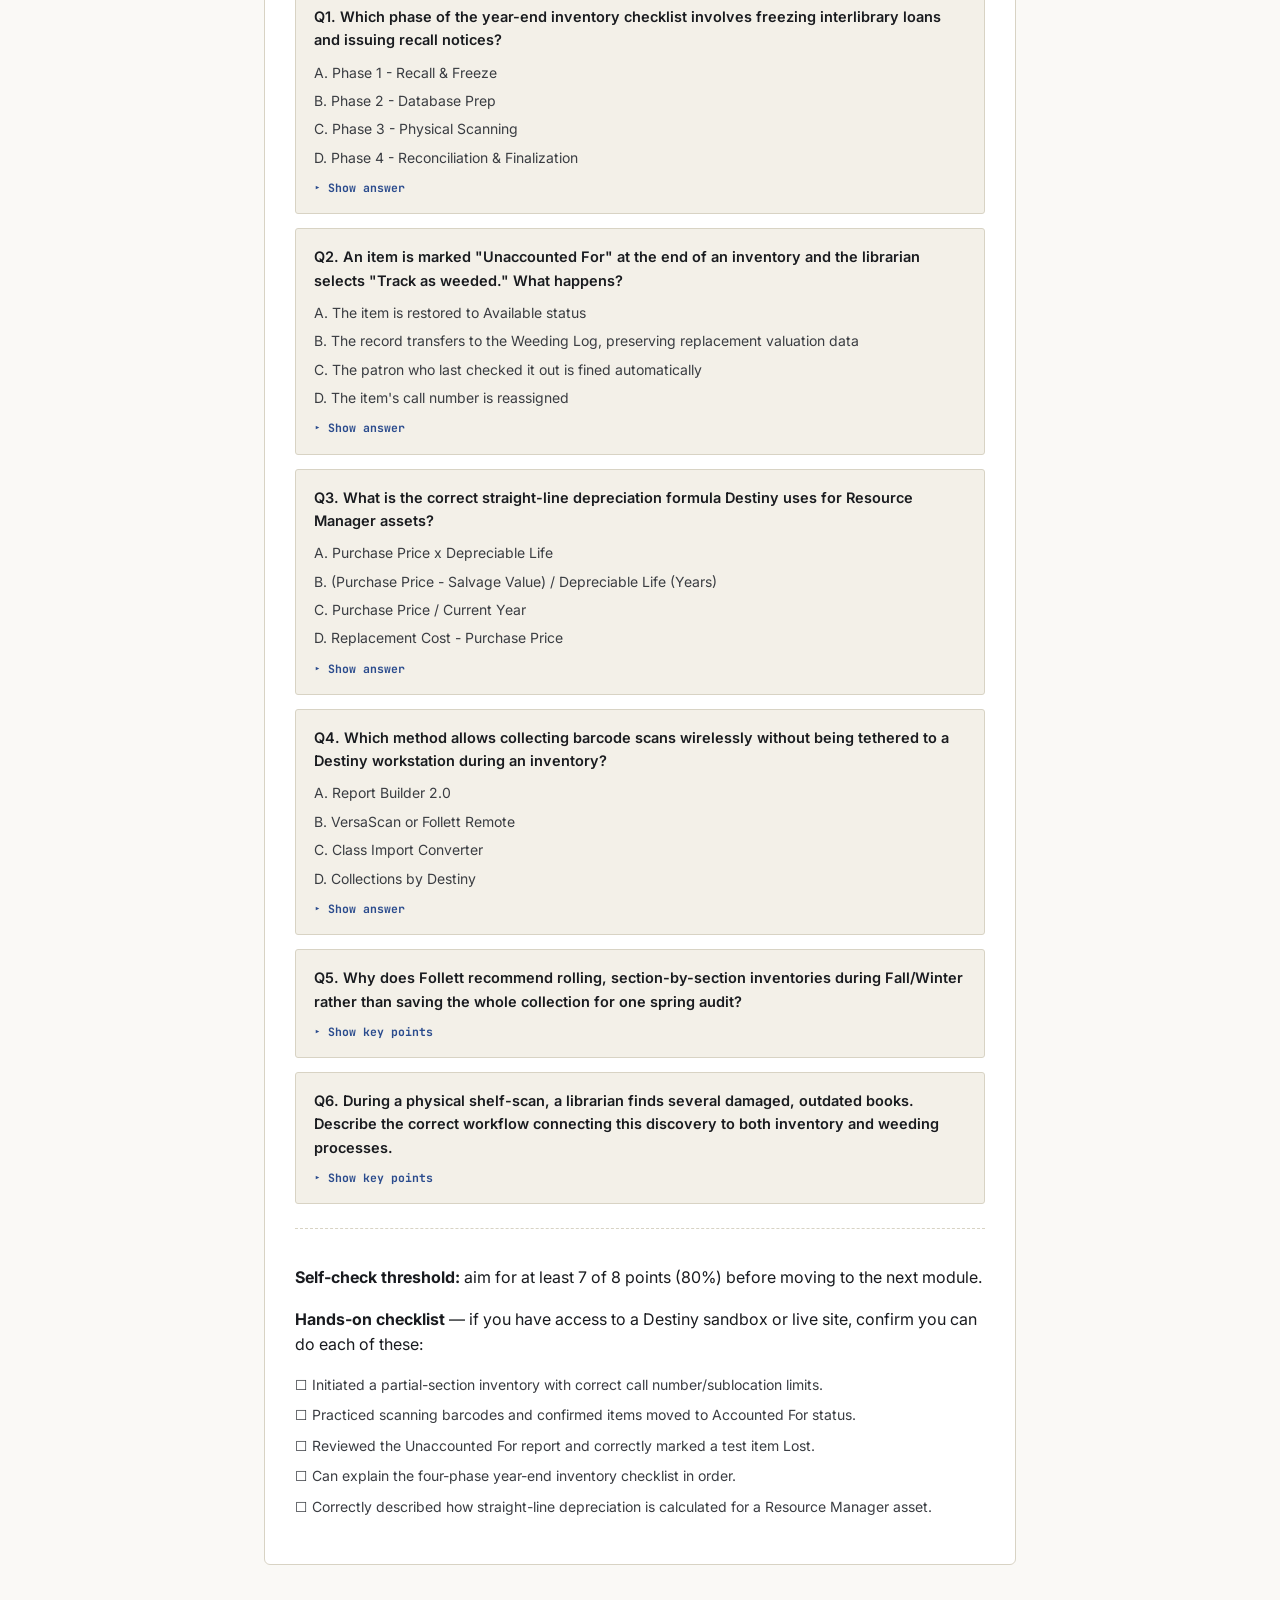
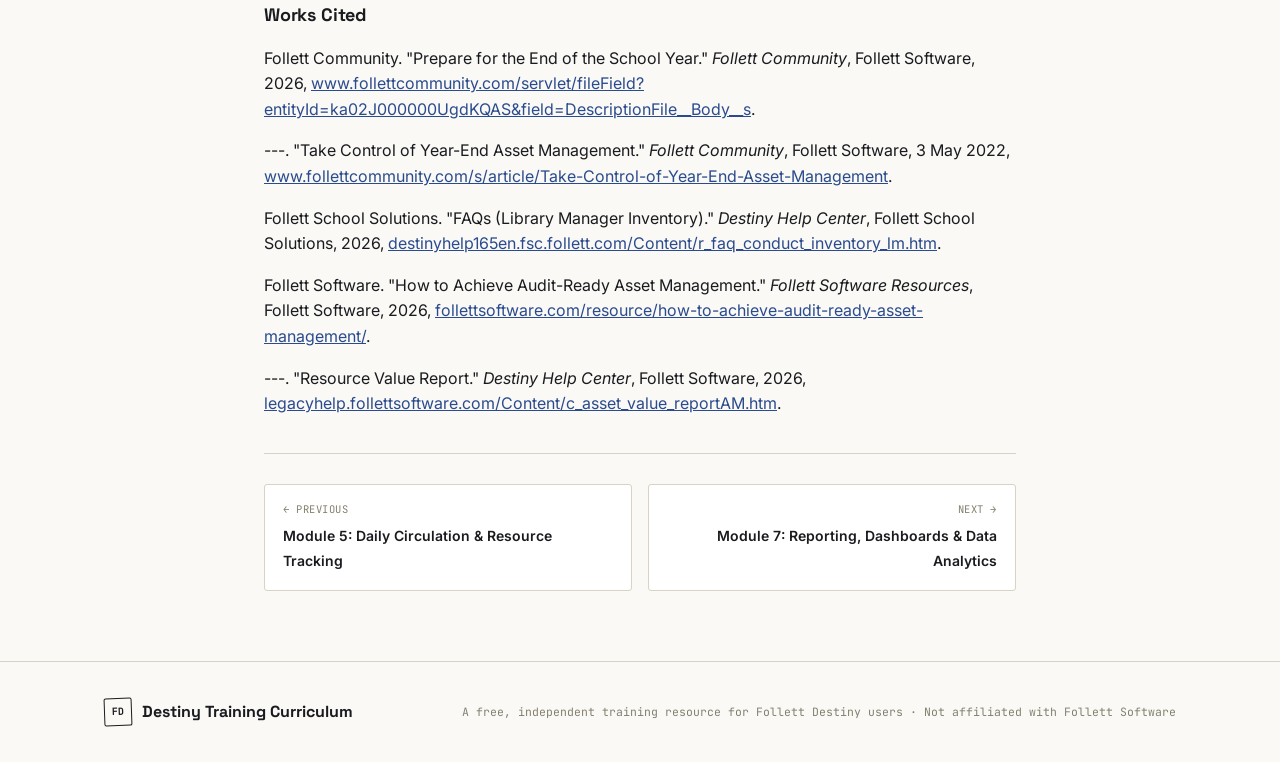
<file: modules/module-6.html>
<!DOCTYPE html>
<html lang="en">
<head>
<meta charset="UTF-8">
<meta name="viewport" content="width=device-width, initial-scale=1.0">
<title>Module 6: Inventory Management — Destiny Training Curriculum</title>
<meta name="description" content="Run a section inventory without closing the library, and connect the results into your weeding workflow.">
<link rel="canonical" href="https://allenvincentlucas.github.io/learn-destiny-lms/modules/module-6.html">

<!-- Favicons -->
<link rel="icon" href="../favicon.ico" sizes="any">
<link rel="icon" type="image/png" sizes="32x32" href="../favicon-32.png">
<link rel="icon" type="image/png" sizes="16x16" href="../favicon-16.png">
<link rel="apple-touch-icon" sizes="180x180" href="../apple-touch-icon.png">

<!-- Open Graph -->
<meta property="og:type" content="website">
<meta property="og:site_name" content="Destiny Training Curriculum">
<meta property="og:title" content="Module 6: Inventory Management — Destiny Training Curriculum">
<meta property="og:description" content="Run a section inventory without closing the library, and connect the results into your weeding workflow.">
<meta property="og:url" content="https://allenvincentlucas.github.io/learn-destiny-lms/modules/module-6.html">
<meta property="og:image" content="https://allenvincentlucas.github.io/learn-destiny-lms/assets/img/og/module-6.png">
<meta property="og:image:width" content="1200">
<meta property="og:image:height" content="630">

<!-- Twitter Card -->
<meta name="twitter:card" content="summary_large_image">
<meta name="twitter:title" content="Module 6: Inventory Management — Destiny Training Curriculum">
<meta name="twitter:description" content="Run a section inventory without closing the library, and connect the results into your weeding workflow.">
<meta name="twitter:image" content="https://allenvincentlucas.github.io/learn-destiny-lms/assets/img/og/module-6.png">

<link rel="preconnect" href="https://fonts.googleapis.com">
<link rel="preconnect" href="https://fonts.gstatic.com" crossorigin>
<link href="https://fonts.googleapis.com/css2?family=Space+Grotesk:wght@500;600;700&family=Inter:wght@400;500;600;700&family=JetBrains+Mono:wght@400;500;700&display=swap" rel="stylesheet">
<link rel="stylesheet" href="../assets/css/style.css">
</head>
<body>
<div class="topbar">
  <div class="topbar-inner">
    <a class="brand" href="../index.html"><span class="brand-mark">FD</span> Destiny Training Curriculum</a>
    <nav>
      <a href="../index.html#modules">Modules</a>
      <a href="../glossary.html">Glossary</a>
    </nav>
  </div>
</div>
<div class="wrap breadcrumb"><a href="../index.html">Home</a> / <a href="../index.html#modules">Modules</a> / Module 6</div><div class="wrap module-header">
  <div class="call-no mono">CALL NO. 025.6 — INVENTORY</div>
  <h1>Module 6: Inventory Management</h1>
  <p style="color:var(--ink-soft);font-size:15.5px;max-width:70ch;">Run a section inventory without closing the library, and connect the results into your weeding workflow.</p>
  <div class="meta-row">
    <div class="meta-item"><span class="meta-label mono">Prerequisites</span><span class="meta-value">Modules 1–5</span></div>
    <div class="meta-item"><span class="meta-label mono">Est. Time</span><span class="meta-value">2 hours</span></div>
    <div class="meta-item"><span class="meta-label mono">Format</span><span class="meta-value">Self-paced reading + knowledge check</span></div>
  </div>
  <div class="share-bar">
  <span class="share-label mono">Share this module</span>
  <a class="share-btn share-fb" href="https://www.facebook.com/sharer/sharer.php?u=https%3A%2F%2Fallenvincentlucas.github.io%2Flearn-destiny-lms%2Fmodules%2Fmodule-6.html" target="_blank" rel="noopener noreferrer" aria-label="Share on Facebook" title="Share on Facebook">
    <svg width="18" height="18" viewBox="0 0 24 24" fill="none"><path d="M15 8.5h2.5V5.2c-.43-.06-1.93-.2-3.67-.2-3.64 0-6.13 2.29-6.13 6.49v3.06H4v3.7h3.7V22h3.8v-3.75h3.55l.56-3.7h-4.1v-2.56c0-1.07.29-1.8 1.83-1.8Z" stroke="currentColor" stroke-width="1.6" stroke-linejoin="round"/></svg>
  </a>
  <a class="share-btn share-x" href="https://twitter.com/intent/tweet?url=https%3A%2F%2Fallenvincentlucas.github.io%2Flearn-destiny-lms%2Fmodules%2Fmodule-6.html&text=Module%206%3A%20Inventory%20Management%20%E2%80%94%20Destiny%20Training%20Curriculum" target="_blank" rel="noopener noreferrer" aria-label="Share on X" title="Share on X">
    <svg width="16" height="16" viewBox="0 0 24 24" fill="none"><path d="M18.3 3H21l-6.4 7.3L22 21h-6.6l-5.2-6.6L4 21H1.3l6.9-7.8L1 3h6.7l4.7 6.1L18.3 3Zm-1.1 16.2h1.5L7 4.7H5.4l11.8 14.5Z" fill="currentColor"/></svg>
  </a>
  <button class="share-btn share-ig" type="button" data-share-url="https://allenvincentlucas.github.io/learn-destiny-lms/modules/module-6.html" onclick="shareInstagram(this)" aria-label="Copy link for Instagram" title="Copy link for Instagram">
    <svg width="18" height="18" viewBox="0 0 24 24" fill="none"><rect x="3" y="3" width="18" height="18" rx="5" stroke="currentColor" stroke-width="1.6"/><circle cx="12" cy="12" r="4" stroke="currentColor" stroke-width="1.6"/><circle cx="17.2" cy="6.8" r="1.1" fill="currentColor"/></svg>
  </button>
  <span class="share-toast" role="status" aria-live="polite">Link copied &mdash; paste it into your Instagram Story or post.</span>
</div>
<script>
function shareInstagram(btn) {
  var url = btn.getAttribute('data-share-url');
  var toast = btn.parentElement.querySelector('.share-toast');
  function showToast() {
    toast.classList.add('show');
    setTimeout(function(){ toast.classList.remove('show'); }, 2800);
  }
  if (navigator.clipboard && navigator.clipboard.writeText) {
    navigator.clipboard.writeText(url).then(showToast, showToast);
  } else {
    var ta = document.createElement('textarea');
    ta.value = url; document.body.appendChild(ta); ta.select();
    try { document.execCommand('copy'); } catch(e) {}
    document.body.removeChild(ta);
    showToast();
  }
}
</script>

</div><div class="wrap-narrow"><div class="content-prose"><p>Welcome to <strong>Module 6: Inventory Management</strong> of the Follett Destiny Library Management System (LMS) training program. This module details how to plan, initiate, conduct, and finalize library collection audits and district asset inventories in both <strong>Library Manager</strong> and <strong>Resource Manager</strong> (School Library Talk with Megan).</p>
<p>Regular inventory audits account for physical resources, identify missing or stolen items, update catalog copy statuses, and provide accurate collection valuation data for administration (Follett School Solutions, "Start a Library Inventory").</p></div><div class="objectives-box">
<h2>What You'll Learn</h2>
<ul><li><svg width="16" height="16" viewBox="0 0 24 24" fill="none"><path d="M4 12l5 5L20 6" stroke="#2A4B8D" stroke-width="2" stroke-linecap="round" stroke-linejoin="round"/></svg><span>Initiate a scoped library inventory using call number, sublocation, or resource type filters.</span></li><li><svg width="16" height="16" viewBox="0 0 24 24" fill="none"><path d="M4 12l5 5L20 6" stroke="#2A4B8D" stroke-width="2" stroke-linecap="round" stroke-linejoin="round"/></svg><span>Execute an inventory using live and/or offline (VersaScan/Follett Remote) barcode scanning.</span></li><li><svg width="16" height="16" viewBox="0 0 24 24" fill="none"><path d="M4 12l5 5L20 6" stroke="#2A4B8D" stroke-width="2" stroke-linecap="round" stroke-linejoin="round"/></svg><span>Correctly process unaccounted-for items, including marking items Lost and linking results to weeding.</span></li><li><svg width="16" height="16" viewBox="0 0 24 24" fill="none"><path d="M4 12l5 5L20 6" stroke="#2A4B8D" stroke-width="2" stroke-linecap="round" stroke-linejoin="round"/></svg><span>Sequence a year-end inventory using the four-phase checklist (Recall &amp; Freeze, Database Prep, Physical Scanning, Reconciliation).</span></li><li><svg width="16" height="16" viewBox="0 0 24 24" fill="none"><path d="M4 12l5 5L20 6" stroke="#2A4B8D" stroke-width="2" stroke-linecap="round" stroke-linejoin="round"/></svg><span>Interpret a Resource Value Report, including how straight-line depreciation is calculated.</span></li></ul>
</div><div class="content-prose"><h2>2. Conducting Inventory Audits</h2>
<h3>A. Initiating an Inventory (Admin &gt; Inventory or Back Office &gt; Inventory)</h3>
<ul><li><strong>Scope Selection</strong>: Define inventory limits by Call Number ranges (e.g., FIC A - FIC Z), Circulation Types, Sublocations (e.g., Graphic Novels), or Resource Types (LeRoy; Follett School Solutions, "Start a Library Inventory").</li><li><strong>Exclusion Filters</strong>: Exclude items recently seen, checked in, or cataloged on or after a specified date to prevent duplicate counting (Follett School Solutions, "Start a Library Inventory").</li></ul>
<h3>B. Executing the Audit &amp; Scanning Barcodes</h3>
<ul><li><strong>Live Scanning</strong>: Scanning barcodes directly into the Destiny web interface using handheld scanners (Mrs H Media, "How To Do Inventory").</li><li><strong>Offline Scanning</strong>: Collecting scans wirelessly using Follett Remote, VersaScan devices, or mobile barcode scanners, then uploading batch barcode files (Follett Community, "Conducting an Inventory").</li><li><strong>Unbarcoded Items</strong>: Recording manual counts for unbarcoded or consumable resources in Resource Manager (Follett School Solutions, "Conduct an Inventory").</li></ul>
<h3>C. Handling Unaccounted-For Items &amp; Finalizing</h3>
<ul><li><strong>Accounted For vs. Unaccounted For</strong>: Destiny automatically moves scanned items to "Accounted For" status (Follett School Solutions, "Conduct an Inventory").</li><li><strong>Finalizing Inventory</strong>: Reviewing unaccounted-for items, choosing whether to mark missing items as "Lost" or leave them unchanged, and generating official Job Summary audit reports (The Timer Pitt).</li></ul>
<h2><strong>Module 6 Supplement: Weeding Integration, Annual Inventory Calendar &amp; Financial Audit Valuation</strong></h2>
<h3><strong>A. Linking Inventory Results to Weeding Decisions</strong></h3>
<p>Inventory audits directly inform collection maintenance and weeding workflows:</p>
<ul><li><strong>Converting Missing Items to Weeded Status</strong>: When finalizing an inventory (<em>Admin &gt; Inventory &gt; View In-Progress &amp; Completed Inventories</em>), items listed on the "Unaccounted For" page can be batch marked as "Lost" or "Deleted" (Follett School Solutions, "FAQs Library Manager Inventory"). Selecting the <em>Track as weeded</em> option transfers missing records directly to the <strong>Weeding Log</strong>, maintaining replacement valuation records for ordering (Follett Software, "Generate a Weeding Log").</li><li><strong>CREW MUSTIE Evaluation During Physical Audits</strong>: Damaged, worn, or obsolete books identified during shelf scanning are pulled, added to a temporary Resource List, evaluated against CREW MUSTIE criteria (Misleading, Ugly, Superseded, Trivial, Irrelevant, Elsewhere), and batch deleted under <em>Catalog &gt; Update Copies &gt; Batch Delete</em> (Follett Software, "Simplify Your Library Management").</li></ul>
<h3><strong>B. Annual Inventory Calendar &amp; Year-End Planning Checklist</strong></h3>
<p>Establishing a structured inventory schedule prevents library closure backlogs and maintains data accuracy:</p>
<ul><li><strong>Best-Practice Scheduling Timeline</strong>:<ul><li><em>Fall &amp; Winter (Terms 1–2)</em>: Execute rolling, section-by-section inventories (e.g., Fiction A–G in October, Non-Fiction 500s in January, 1-to-1 Chromebook audits mid-term) to maintain continuous collection accuracy without closing the library (Follett Community, "Prepare for End of School Year").</li><li><em>Spring (May–June)</em>: Perform Year-End Full Collection Inventory and asset reconciliation (Follett Community, "Take Control of Year-End Asset Management").</li></ul></li><li><strong>Year-End Inventory Action Checklist</strong>:<ul><li><strong>1. Phase 1 - Recall &amp; Freeze (3 Weeks Out)</strong>: Issue circulation recall notices for all student/staff loans, freeze interlibrary loans, and establish a firm due date (Follett Community, "Prepare for End of School Year").</li><li><strong>2. Phase 2 - Database Prep (1 Week Out)</strong>: Run a full system backup, catalog all newly arrived materials, and clear temporary hold shelves (Follett Community, "Prepare for End of School Year").</li><li><strong>3. Phase 3 - Physical Scanning (Audit Week)</strong>: Utilize Follett Remote devices or VersaScan handhelds to scan shelves systematically from left to right, top to bottom (Follett Community, "Prepare for End of School Year").</li><li><strong>4. Phase 4 - Reconciliation &amp; Finalization</strong>: Search for unaccounted-for items on hold shelves or mis-shelved sections, generate the <em>Unaccounted For Report</em>, mark remaining missing items as "Lost/Weeded", and close the inventory cycle (Follett Community, "Prepare for End of School Year").</li></ul></li></ul>
<h3><strong>C. Resource Manager Valuation &amp; Financial/Accreditation Audits</strong></h3>
<p>Resource Manager tracks capital equipment accountability (averaging over $5,000 per high school student across 1-to-1 devices, textbooks, and lab hardware) and generates audit-ready financial reports (<em>Reports &gt; Resource Reports &gt; Resource Value</em>) (Follett Community, "Take Control of Year-End Asset Management"):</p>
<ul><li><strong>Straight-Line Depreciation Calculation</strong>: Destiny calculates depreciated fixed asset values using the straight-line equation: Annual Depreciation = (Purchase Price - Salvage Value) / Depreciable Life (Years) (where items without explicit salvage values default to $0) (Follett Software, "Resource Value Report").</li><li><strong>Audit Compliance Reporting</strong>: Generates official <em>Resource Value Reports</em> and fixed asset summaries for district business offices, state education auditors, and accreditation site visits, documenting current capital asset valuations, total net losses, and active device inventories (Follett Software, "How to Achieve Audit-Ready Asset Management").</li></ul>
<h2>3. Curated Verified Resources and Video Tutorials</h2><h3>Verified YouTube Video Tutorials</h3><div class="video-block"><div class="video-grid"><div class="video-card">
<p class="video-desc"><strong>Librarian's How-To Guide to Inventory</strong>: Comprehensive 11-minute walkthrough on setting up, scanning, and closing an inventory in Destiny (School Library Talk with Megan).</p>
<div class="video-wrap"><iframe src="https://www.youtube-nocookie.com/embed/Hu8rsK7wMtM" title="Inventory with Follett Destiny — School Library Talk with Megan" loading="lazy" allow="accelerometer; autoplay; clipboard-write; encrypted-media; gyroscope; picture-in-picture" allowfullscreen></iframe></div>
<div class="video-caption">Inventory with Follett Destiny — School Library Talk with Megan</div>
</div><div class="video-card">
<p class="video-desc"><strong>Whole or Partial Inventory Setup</strong>: Step-by-step instructions on setting up partial section inventories (Mrs H Media, "How To Do Inventory").</p>
<div class="video-wrap"><iframe src="https://www.youtube-nocookie.com/embed/uYGBFkQGWfk" title="Follett Destiny - How To Do Inventory — Mrs H Media" loading="lazy" allow="accelerometer; autoplay; clipboard-write; encrypted-media; gyroscope; picture-in-picture" allowfullscreen></iframe></div>
<div class="video-caption">Follett Destiny - How To Do Inventory — Mrs H Media</div>
</div><div class="video-card">
<p class="video-desc"><strong>Setting Up a Destiny Inventory</strong>: Quick tutorial on starting a new inventory cycle and defining parameters (LeRoy).</p>
<div class="video-wrap"><iframe src="https://www.youtube-nocookie.com/embed/BA6OyMWoiPA" title="Setting up a Follett Destiny Inventory — Michael LeRoy" loading="lazy" allow="accelerometer; autoplay; clipboard-write; encrypted-media; gyroscope; picture-in-picture" allowfullscreen></iframe></div>
<div class="video-caption">Setting up a Follett Destiny Inventory — Michael LeRoy</div>
</div><div class="video-card">
<p class="video-desc"><strong>Running Book Inventory for Schools</strong>: Guide on scanning procedures and reviewing unaccounted-for lists (The Timer Pitt).</p>
<div class="video-wrap"><iframe src="https://www.youtube-nocookie.com/embed/RZ0XwoaumM4" title="How to Run Your Book Inventory — The Timer Pitt" loading="lazy" allow="accelerometer; autoplay; clipboard-write; encrypted-media; gyroscope; picture-in-picture" allowfullscreen></iframe></div>
<div class="video-caption">How to Run Your Book Inventory — The Timer Pitt</div>
</div></div></div><h3>Official Online Web Resources</h3>
<ul><li><strong>Conducting an Inventory in Destiny Library Manager PDF</strong>: Quick reference guide on inventory execution steps (Follett Community).<ul><li>Access Resource: <a href="https://www.follettcommunity.com/s/article/Conducting-an-Inventory-in-Destiny-Library-Manager-QRG-PDF" target="_blank" rel="noopener noreferrer">Conducting an Inventory QRG PDF</a></li></ul></li><li><strong>Official Library Manager Inventory Guide</strong>: Documentation on call number limits, sublocation filtering, and job reports (Follett School Solutions).<ul><li>Access Resource: <a href="http://destinyhelp192en.fsc.follett.com/Content/t_start_library_inventory.htm" target="_blank" rel="noopener noreferrer">Start a Library Inventory Help Page</a></li></ul></li><li><strong>Resource Manager Inventory Help Page</strong>: Guidelines for barcoded and unbarcoded resource audits (Follett School Solutions).<ul><li>Access Resource: <a href="http://destinyhelp192en.fsc.follett.com/Content/c_conduct_inventory_am.htm" target="_blank" rel="noopener noreferrer">Conduct an Inventory (Resource Manager) Help Page</a></li></ul></li></ul>
<h2>4. Practical Hands-On Learning Activities</h2>
<ul><li><strong>Activity 6.1 - Initiating a Partial Section Inventory</strong>: Navigate to Admin &gt; Inventory, click Start New, set call number limits for a single section (e.g. FIC A to FIC C), set sublocation to "Fiction", and save the inventory (LeRoy; Follett School Solutions, "Start a Library Inventory").</li><li><strong>Activity 6.2 - Barcode Scanning Simulation</strong>: Practice scanning a set of 10 test book barcodes into the active inventory screen, verifying that items move to "Accounted For" status (Mrs H Media, "How To Do Inventory").</li><li><strong>Activity 6.3 - Unaccounted-For Audit &amp; Job Report</strong>: Review the "Unaccounted For" tab, run an inventory progress report, practice marking a missing item as "Lost", and view the completed Job Summary (The Timer Pitt).</li></ul></div><div class="kcheck">
<h2>Knowledge Check</h2>
<p>Answer each question, then click to reveal the answer. Short-answer questions show key points to check your response against.</p>
<div class="kc-q">
<p class="q-text">Q1. Which phase of the year-end inventory checklist involves freezing interlibrary loans and issuing recall notices?</p>
<ul><li>A. Phase 1 - Recall &amp; Freeze</li><li>B. Phase 2 - Database Prep</li><li>C. Phase 3 - Physical Scanning</li><li>D. Phase 4 - Reconciliation &amp; Finalization</li></ul>
<details class="reveal"><summary>Show answer</summary><div class="answer">Correct answer: <strong>A</strong></div></details>
</div>
<div class="kc-q">
<p class="q-text">Q2. An item is marked &quot;Unaccounted For&quot; at the end of an inventory and the librarian selects &quot;Track as weeded.&quot; What happens?</p>
<ul><li>A. The item is restored to Available status</li><li>B. The record transfers to the Weeding Log, preserving replacement valuation data</li><li>C. The patron who last checked it out is fined automatically</li><li>D. The item&#x27;s call number is reassigned</li></ul>
<details class="reveal"><summary>Show answer</summary><div class="answer">Correct answer: <strong>B</strong></div></details>
</div>
<div class="kc-q">
<p class="q-text">Q3. What is the correct straight-line depreciation formula Destiny uses for Resource Manager assets?</p>
<ul><li>A. Purchase Price x Depreciable Life</li><li>B. (Purchase Price - Salvage Value) / Depreciable Life (Years)</li><li>C. Purchase Price / Current Year</li><li>D. Replacement Cost - Purchase Price</li></ul>
<details class="reveal"><summary>Show answer</summary><div class="answer">Correct answer: <strong>B</strong></div></details>
</div>
<div class="kc-q">
<p class="q-text">Q4. Which method allows collecting barcode scans wirelessly without being tethered to a Destiny workstation during an inventory?</p>
<ul><li>A. Report Builder 2.0</li><li>B. VersaScan or Follett Remote</li><li>C. Class Import Converter</li><li>D. Collections by Destiny</li></ul>
<details class="reveal"><summary>Show answer</summary><div class="answer">Correct answer: <strong>B</strong></div></details>
</div>
<div class="kc-q">
<p class="q-text">Q5. Why does Follett recommend rolling, section-by-section inventories during Fall/Winter rather than saving the whole collection for one spring audit?</p>
<details class="reveal"><summary>Show key points</summary><div class="answer">Rolling inventories maintain continuous collection accuracy without requiring a full library closure, spreading the workload and catching discrepancies earlier rather than in one disruptive year-end event.</div></details>
</div>
<div class="kc-q">
<p class="q-text">Q6. During a physical shelf-scan, a librarian finds several damaged, outdated books. Describe the correct workflow connecting this discovery to both inventory and weeding processes.</p>
<details class="reveal"><summary>Show key points</summary><div class="answer">Pull the items, evaluate them against CREW MUSTIE criteria, add them to a temporary Resource List if needed, then batch-delete them under Catalog &gt; Update Copies &gt; Batch Delete with the appropriate weeding reason — this links the physical audit finding directly into the weeding workflow from Module 4.</div></details>
</div>
<div class="completion-box">
<p><strong>Self-check threshold:</strong> aim for at least 7 of 8 points (80%) before moving to the next module.</p>
<p><strong>Hands-on checklist</strong> — if you have access to a Destiny sandbox or live site, confirm you can do each of these:</p>
<ul>
<li>☐ Initiated a partial-section inventory with correct call number/sublocation limits.</li>
<li>☐ Practiced scanning barcodes and confirmed items moved to Accounted For status.</li>
<li>☐ Reviewed the Unaccounted For report and correctly marked a test item Lost.</li>
<li>☐ Can explain the four-phase year-end inventory checklist in order.</li>
<li>☐ Correctly described how straight-line depreciation is calculated for a Resource Manager asset.</li>
</ul>
</div>
</div><div class="works-cited"><h2>Works Cited</h2>
<p>Follett Community. "Prepare for the End of the School Year." <em>Follett Community</em>, Follett Software, 2026, <a href="https://www.follettcommunity.com/servlet/fileField?entityId=ka02J000000UgdKQAS&amp;amp;field=DescriptionFile__Body__s" target="_blank" rel="noopener noreferrer">www.follettcommunity.com/servlet/fileField?entityId=ka02J000000UgdKQAS&amp;field=DescriptionFile__Body__s</a>.</p>
<p>---. "Take Control of Year-End Asset Management." <em>Follett Community</em>, Follett Software, 3 May 2022, <a href="https://www.follettcommunity.com/s/article/Take-Control-of-Year-End-Asset-Management" target="_blank" rel="noopener noreferrer">www.follettcommunity.com/s/article/Take-Control-of-Year-End-Asset-Management</a>.</p>
<p>Follett School Solutions. "FAQs (Library Manager Inventory)." <em>Destiny Help Center</em>, Follett School Solutions, 2026, <a href="http://destinyhelp165en.fsc.follett.com/Content/r_faq_conduct_inventory_lm.htm" target="_blank" rel="noopener noreferrer">destinyhelp165en.fsc.follett.com/Content/r_faq_conduct_inventory_lm.htm</a>.</p>
<p>Follett Software. "How to Achieve Audit-Ready Asset Management." <em>Follett Software Resources</em>, Follett Software, 2026, <a href="https://follettsoftware.com/resource/how-to-achieve-audit-ready-asset-management/" target="_blank" rel="noopener noreferrer">follettsoftware.com/resource/how-to-achieve-audit-ready-asset-management/</a>.</p>
<p>---. "Resource Value Report." <em>Destiny Help Center</em>, Follett Software, 2026, <a href="https://legacyhelp.follettsoftware.com/Content/c_asset_value_reportAM.htm" target="_blank" rel="noopener noreferrer">legacyhelp.follettsoftware.com/Content/c_asset_value_reportAM.htm</a>.</p>
</div><div class="module-nav"><a href="module-5.html"><span class="nav-label">&larr; Previous</span><span class="nav-title">Module 5: Daily Circulation &amp; Resource Tracking</span></a><a href="module-7.html" class="nav-next"><span class="nav-label">Next &rarr;</span><span class="nav-title">Module 7: Reporting, Dashboards &amp; Data Analytics</span></a></div></div><footer>
  <div class="wrap footer-inner">
    <a class="brand" href="../index.html"><span class="brand-mark">FD</span> Destiny Training Curriculum</a>
    <div class="fmeta">A free, independent training resource for Follett Destiny users &middot; Not affiliated with Follett Software</div>
  </div>
</footer>
</body>
</html>
</file>
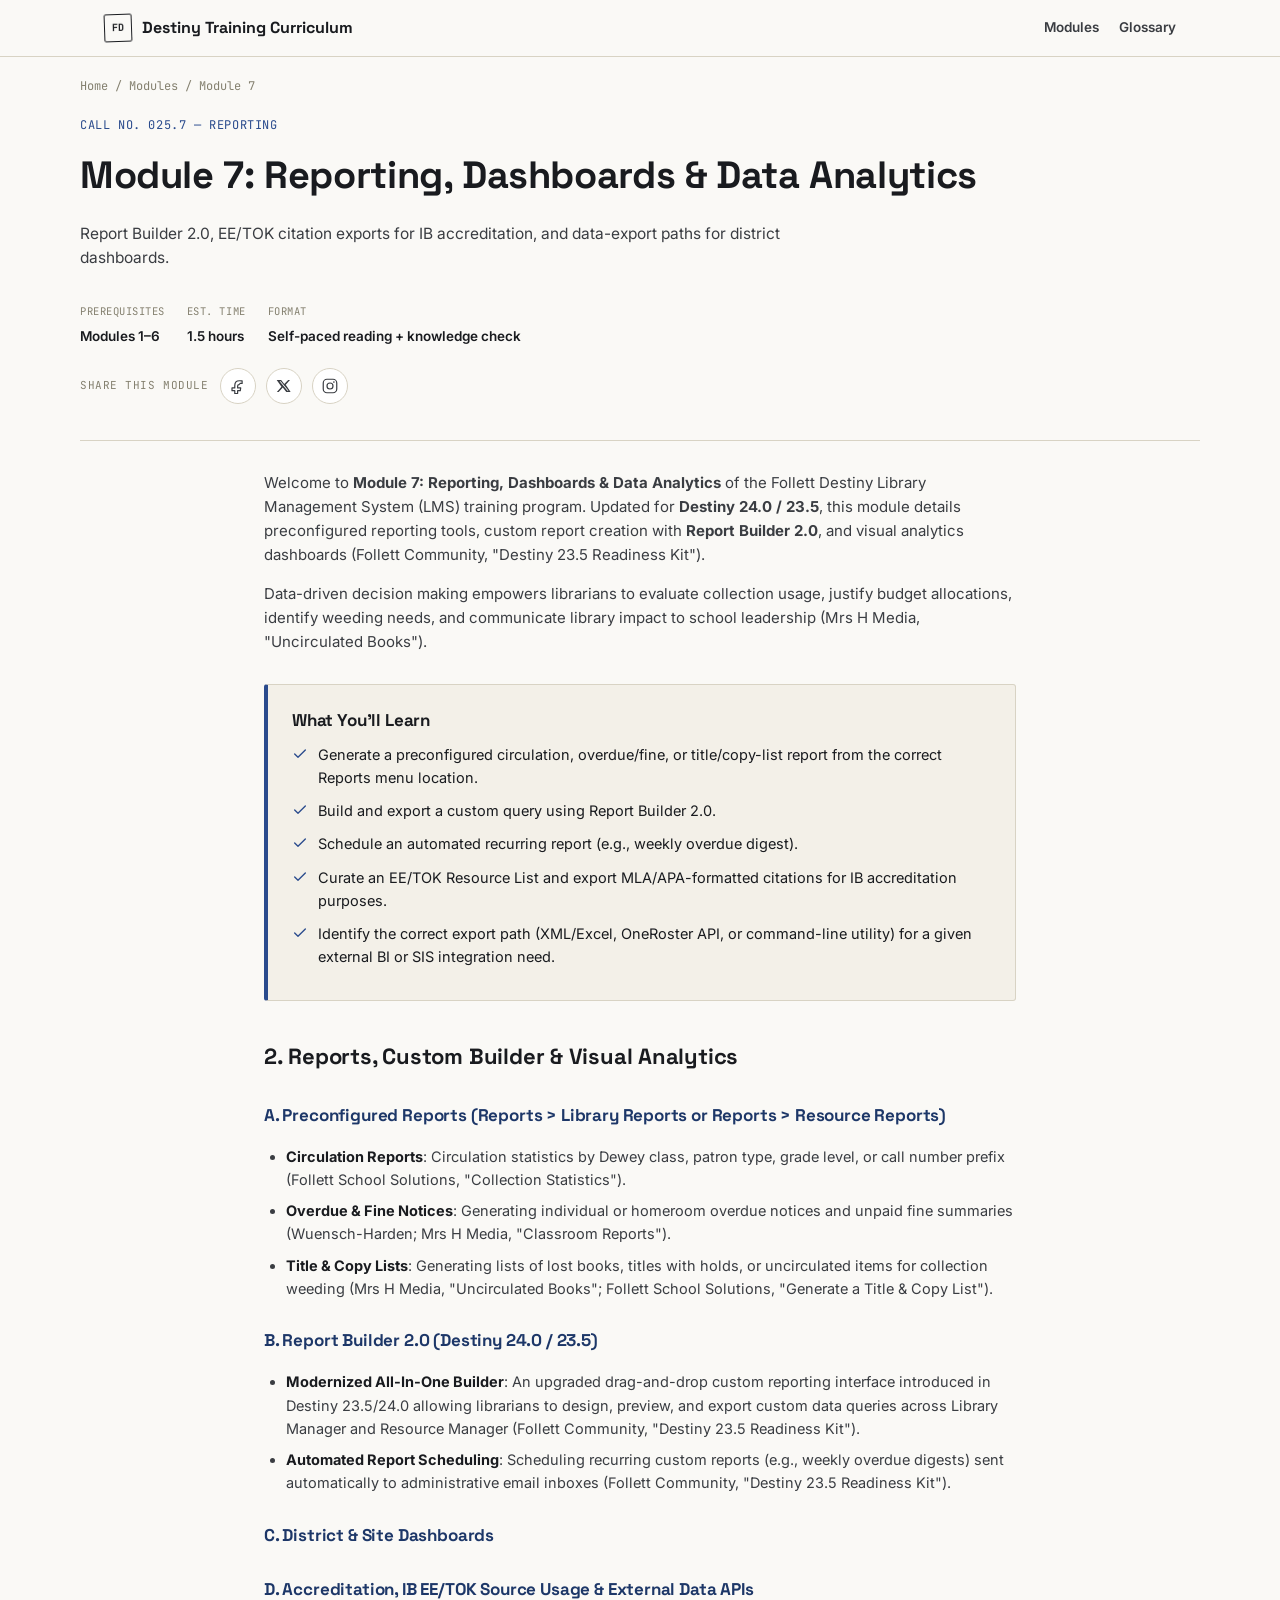
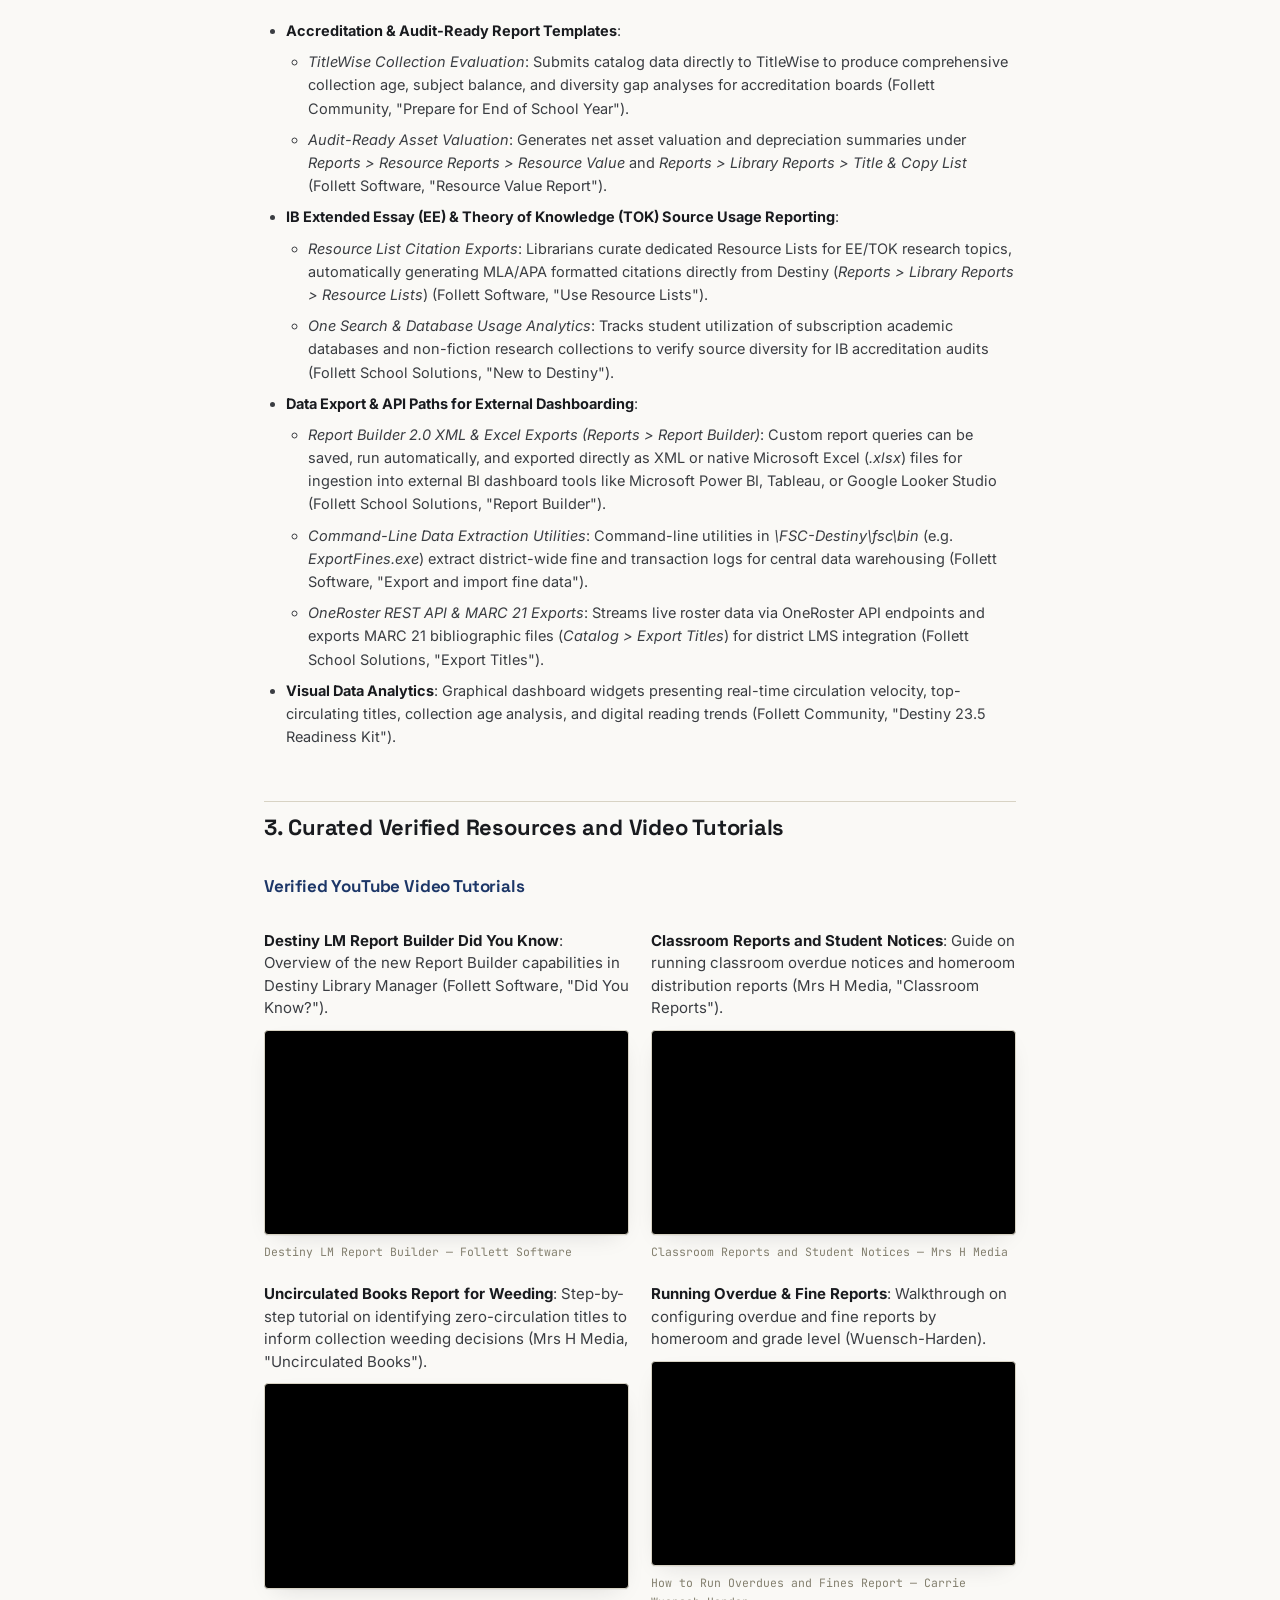
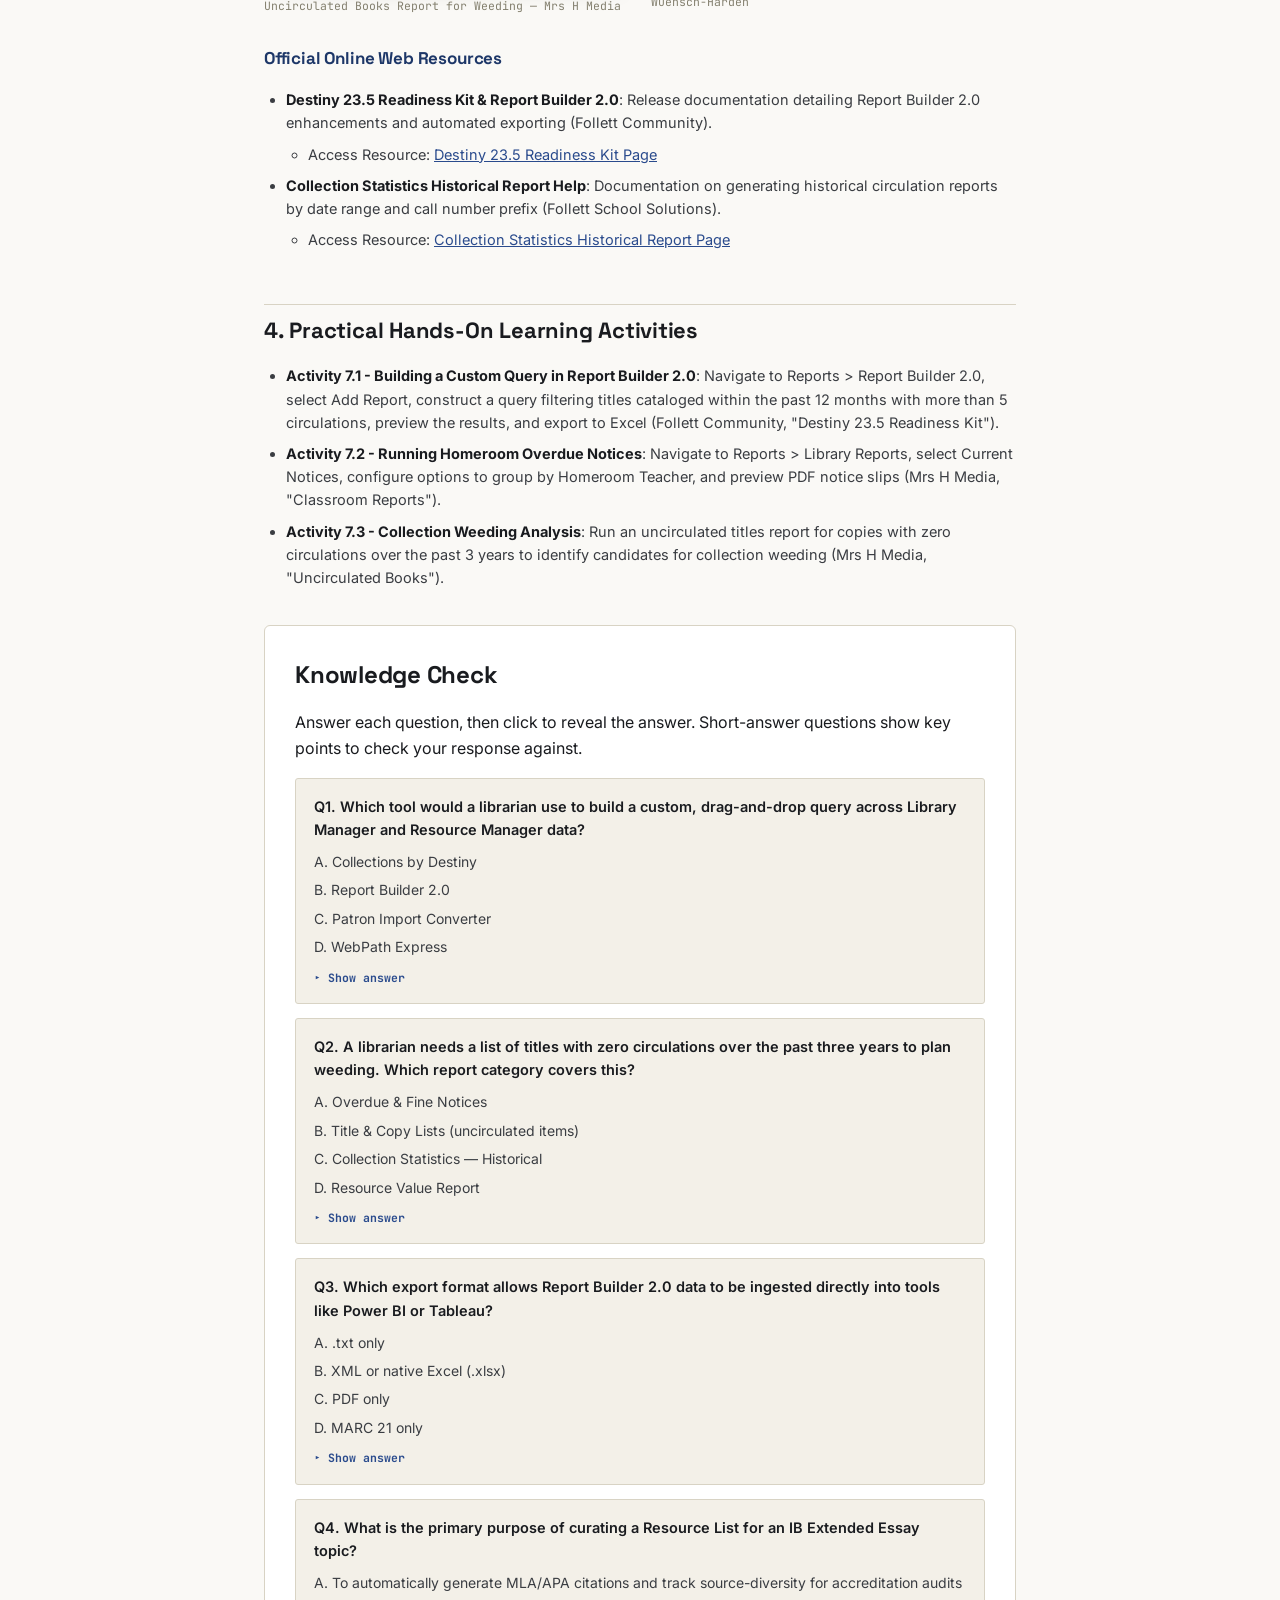
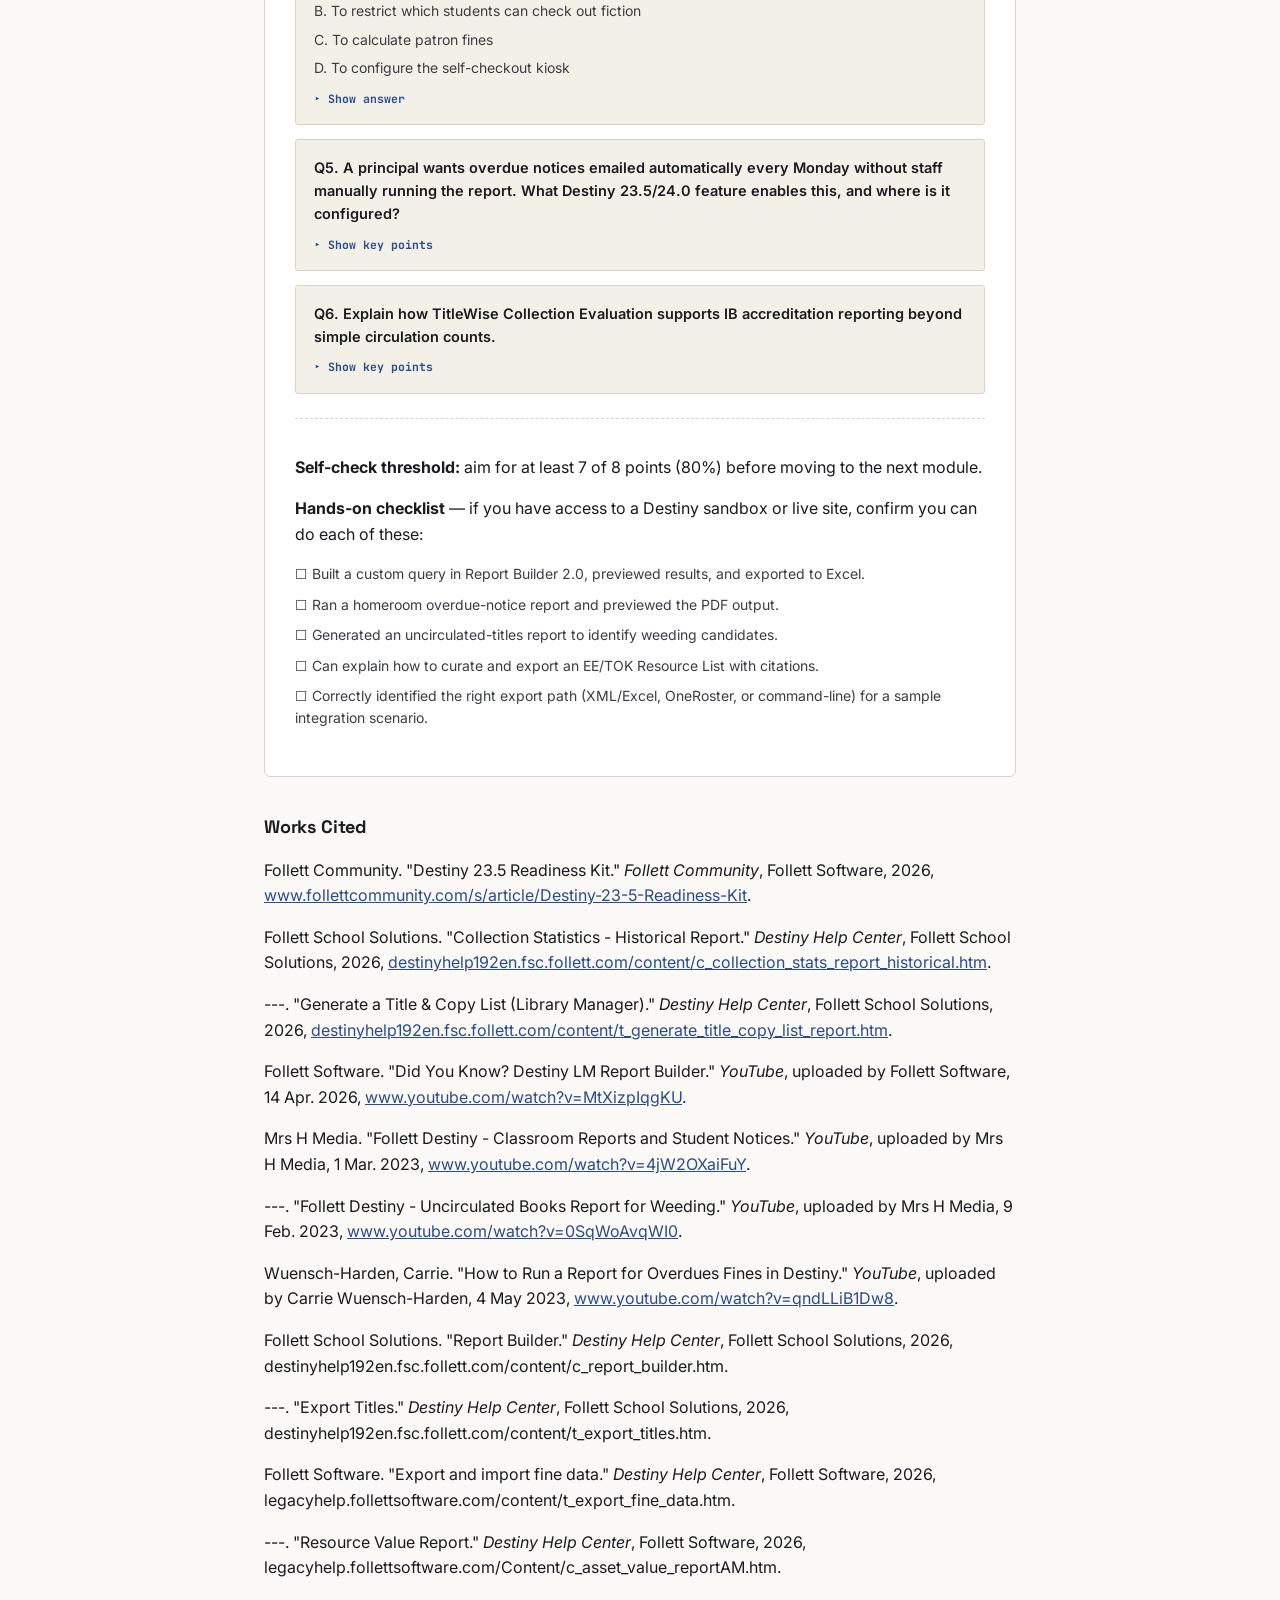
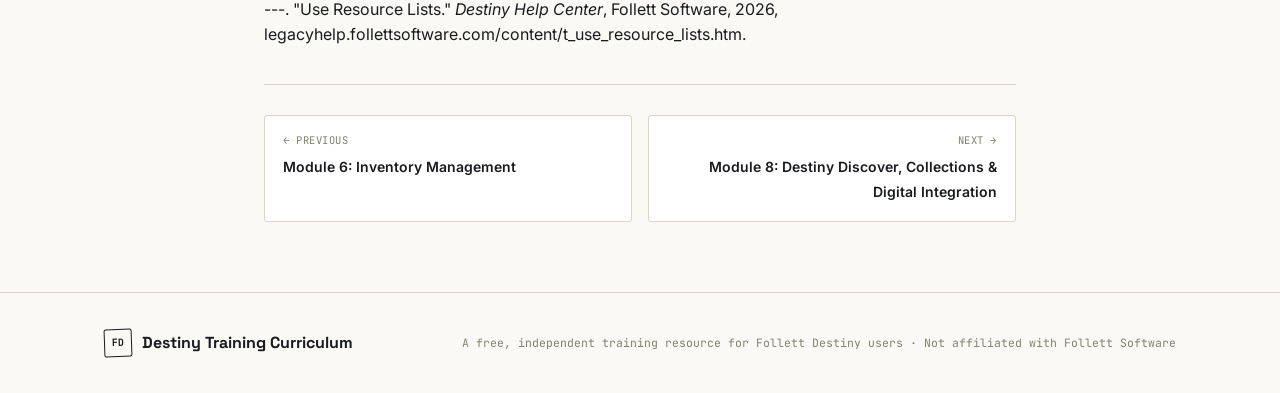
<file: modules/module-7.html>
<!DOCTYPE html>
<html lang="en">
<head>
<meta charset="UTF-8">
<meta name="viewport" content="width=device-width, initial-scale=1.0">
<title>Module 7: Reporting, Dashboards &amp; Data Analytics — Destiny Training Curriculum</title>
<meta name="description" content="Report Builder 2.0, EE/TOK citation exports for IB accreditation, and data-export paths for district dashboards.">
<link rel="canonical" href="https://allenvincentlucas.github.io/learn-destiny-lms/modules/module-7.html">

<!-- Favicons -->
<link rel="icon" href="../favicon.ico" sizes="any">
<link rel="icon" type="image/png" sizes="32x32" href="../favicon-32.png">
<link rel="icon" type="image/png" sizes="16x16" href="../favicon-16.png">
<link rel="apple-touch-icon" sizes="180x180" href="../apple-touch-icon.png">

<!-- Open Graph -->
<meta property="og:type" content="website">
<meta property="og:site_name" content="Destiny Training Curriculum">
<meta property="og:title" content="Module 7: Reporting, Dashboards &amp; Data Analytics — Destiny Training Curriculum">
<meta property="og:description" content="Report Builder 2.0, EE/TOK citation exports for IB accreditation, and data-export paths for district dashboards.">
<meta property="og:url" content="https://allenvincentlucas.github.io/learn-destiny-lms/modules/module-7.html">
<meta property="og:image" content="https://allenvincentlucas.github.io/learn-destiny-lms/assets/img/og/module-7.png">
<meta property="og:image:width" content="1200">
<meta property="og:image:height" content="630">

<!-- Twitter Card -->
<meta name="twitter:card" content="summary_large_image">
<meta name="twitter:title" content="Module 7: Reporting, Dashboards &amp; Data Analytics — Destiny Training Curriculum">
<meta name="twitter:description" content="Report Builder 2.0, EE/TOK citation exports for IB accreditation, and data-export paths for district dashboards.">
<meta name="twitter:image" content="https://allenvincentlucas.github.io/learn-destiny-lms/assets/img/og/module-7.png">

<link rel="preconnect" href="https://fonts.googleapis.com">
<link rel="preconnect" href="https://fonts.gstatic.com" crossorigin>
<link href="https://fonts.googleapis.com/css2?family=Space+Grotesk:wght@500;600;700&family=Inter:wght@400;500;600;700&family=JetBrains+Mono:wght@400;500;700&display=swap" rel="stylesheet">
<link rel="stylesheet" href="../assets/css/style.css">
</head>
<body>
<div class="topbar">
  <div class="topbar-inner">
    <a class="brand" href="../index.html"><span class="brand-mark">FD</span> Destiny Training Curriculum</a>
    <nav>
      <a href="../index.html#modules">Modules</a>
      <a href="../glossary.html">Glossary</a>
    </nav>
  </div>
</div>
<div class="wrap breadcrumb"><a href="../index.html">Home</a> / <a href="../index.html#modules">Modules</a> / Module 7</div><div class="wrap module-header">
  <div class="call-no mono">CALL NO. 025.7 — REPORTING</div>
  <h1>Module 7: Reporting, Dashboards &amp; Data Analytics</h1>
  <p style="color:var(--ink-soft);font-size:15.5px;max-width:70ch;">Report Builder 2.0, EE/TOK citation exports for IB accreditation, and data-export paths for district dashboards.</p>
  <div class="meta-row">
    <div class="meta-item"><span class="meta-label mono">Prerequisites</span><span class="meta-value">Modules 1–6</span></div>
    <div class="meta-item"><span class="meta-label mono">Est. Time</span><span class="meta-value">1.5 hours</span></div>
    <div class="meta-item"><span class="meta-label mono">Format</span><span class="meta-value">Self-paced reading + knowledge check</span></div>
  </div>
  <div class="share-bar">
  <span class="share-label mono">Share this module</span>
  <a class="share-btn share-fb" href="https://www.facebook.com/sharer/sharer.php?u=https%3A%2F%2Fallenvincentlucas.github.io%2Flearn-destiny-lms%2Fmodules%2Fmodule-7.html" target="_blank" rel="noopener noreferrer" aria-label="Share on Facebook" title="Share on Facebook">
    <svg width="18" height="18" viewBox="0 0 24 24" fill="none"><path d="M15 8.5h2.5V5.2c-.43-.06-1.93-.2-3.67-.2-3.64 0-6.13 2.29-6.13 6.49v3.06H4v3.7h3.7V22h3.8v-3.75h3.55l.56-3.7h-4.1v-2.56c0-1.07.29-1.8 1.83-1.8Z" stroke="currentColor" stroke-width="1.6" stroke-linejoin="round"/></svg>
  </a>
  <a class="share-btn share-x" href="https://twitter.com/intent/tweet?url=https%3A%2F%2Fallenvincentlucas.github.io%2Flearn-destiny-lms%2Fmodules%2Fmodule-7.html&text=Module%207%3A%20Reporting%2C%20Dashboards%20%26%20Data%20Analytics%20%E2%80%94%20Destiny%20Training%20Curriculum" target="_blank" rel="noopener noreferrer" aria-label="Share on X" title="Share on X">
    <svg width="16" height="16" viewBox="0 0 24 24" fill="none"><path d="M18.3 3H21l-6.4 7.3L22 21h-6.6l-5.2-6.6L4 21H1.3l6.9-7.8L1 3h6.7l4.7 6.1L18.3 3Zm-1.1 16.2h1.5L7 4.7H5.4l11.8 14.5Z" fill="currentColor"/></svg>
  </a>
  <button class="share-btn share-ig" type="button" data-share-url="https://allenvincentlucas.github.io/learn-destiny-lms/modules/module-7.html" onclick="shareInstagram(this)" aria-label="Copy link for Instagram" title="Copy link for Instagram">
    <svg width="18" height="18" viewBox="0 0 24 24" fill="none"><rect x="3" y="3" width="18" height="18" rx="5" stroke="currentColor" stroke-width="1.6"/><circle cx="12" cy="12" r="4" stroke="currentColor" stroke-width="1.6"/><circle cx="17.2" cy="6.8" r="1.1" fill="currentColor"/></svg>
  </button>
  <span class="share-toast" role="status" aria-live="polite">Link copied &mdash; paste it into your Instagram Story or post.</span>
</div>
<script>
function shareInstagram(btn) {
  var url = btn.getAttribute('data-share-url');
  var toast = btn.parentElement.querySelector('.share-toast');
  function showToast() {
    toast.classList.add('show');
    setTimeout(function(){ toast.classList.remove('show'); }, 2800);
  }
  if (navigator.clipboard && navigator.clipboard.writeText) {
    navigator.clipboard.writeText(url).then(showToast, showToast);
  } else {
    var ta = document.createElement('textarea');
    ta.value = url; document.body.appendChild(ta); ta.select();
    try { document.execCommand('copy'); } catch(e) {}
    document.body.removeChild(ta);
    showToast();
  }
}
</script>

</div><div class="wrap-narrow"><div class="content-prose"><p>Welcome to <strong>Module 7: Reporting, Dashboards &amp; Data Analytics</strong> of the Follett Destiny Library Management System (LMS) training program. Updated for <strong>Destiny 24.0 / 23.5</strong>, this module details preconfigured reporting tools, custom report creation with <strong>Report Builder 2.0</strong>, and visual analytics dashboards (Follett Community, "Destiny 23.5 Readiness Kit").</p>
<p>Data-driven decision making empowers librarians to evaluate collection usage, justify budget allocations, identify weeding needs, and communicate library impact to school leadership (Mrs H Media, "Uncirculated Books").</p></div><div class="objectives-box">
<h2>What You'll Learn</h2>
<ul><li><svg width="16" height="16" viewBox="0 0 24 24" fill="none"><path d="M4 12l5 5L20 6" stroke="#2A4B8D" stroke-width="2" stroke-linecap="round" stroke-linejoin="round"/></svg><span>Generate a preconfigured circulation, overdue/fine, or title/copy-list report from the correct Reports menu location.</span></li><li><svg width="16" height="16" viewBox="0 0 24 24" fill="none"><path d="M4 12l5 5L20 6" stroke="#2A4B8D" stroke-width="2" stroke-linecap="round" stroke-linejoin="round"/></svg><span>Build and export a custom query using Report Builder 2.0.</span></li><li><svg width="16" height="16" viewBox="0 0 24 24" fill="none"><path d="M4 12l5 5L20 6" stroke="#2A4B8D" stroke-width="2" stroke-linecap="round" stroke-linejoin="round"/></svg><span>Schedule an automated recurring report (e.g., weekly overdue digest).</span></li><li><svg width="16" height="16" viewBox="0 0 24 24" fill="none"><path d="M4 12l5 5L20 6" stroke="#2A4B8D" stroke-width="2" stroke-linecap="round" stroke-linejoin="round"/></svg><span>Curate an EE/TOK Resource List and export MLA/APA-formatted citations for IB accreditation purposes.</span></li><li><svg width="16" height="16" viewBox="0 0 24 24" fill="none"><path d="M4 12l5 5L20 6" stroke="#2A4B8D" stroke-width="2" stroke-linecap="round" stroke-linejoin="round"/></svg><span>Identify the correct export path (XML/Excel, OneRoster API, or command-line utility) for a given external BI or SIS integration need.</span></li></ul>
</div><div class="content-prose"><h2>2. Reports, Custom Builder &amp; Visual Analytics</h2>
<h3>A. Preconfigured Reports (Reports &gt; Library Reports or Reports &gt; Resource Reports)</h3>
<ul><li><strong>Circulation Reports</strong>: Circulation statistics by Dewey class, patron type, grade level, or call number prefix (Follett School Solutions, "Collection Statistics").</li><li><strong>Overdue &amp; Fine Notices</strong>: Generating individual or homeroom overdue notices and unpaid fine summaries (Wuensch-Harden; Mrs H Media, "Classroom Reports").</li><li><strong>Title &amp; Copy Lists</strong>: Generating lists of lost books, titles with holds, or uncirculated items for collection weeding (Mrs H Media, "Uncirculated Books"; Follett School Solutions, "Generate a Title &amp; Copy List").</li></ul>
<h3>B. Report Builder 2.0 (Destiny 24.0 / 23.5)</h3>
<ul><li><strong>Modernized All-In-One Builder</strong>: An upgraded drag-and-drop custom reporting interface introduced in Destiny 23.5/24.0 allowing librarians to design, preview, and export custom data queries across Library Manager and Resource Manager (Follett Community, "Destiny 23.5 Readiness Kit").</li><li><strong>Automated Report Scheduling</strong>: Scheduling recurring custom reports (e.g., weekly overdue digests) sent automatically to administrative email inboxes (Follett Community, "Destiny 23.5 Readiness Kit").</li></ul>
<h3>C. District &amp; Site Dashboards</h3>
<h3><strong>D. Accreditation, IB EE/TOK Source Usage &amp; External Data APIs</strong></h3>
<ul><li><strong>Accreditation &amp; Audit-Ready Report Templates</strong>:<ul><li><em>TitleWise Collection Evaluation</em>: Submits catalog data directly to TitleWise to produce comprehensive collection age, subject balance, and diversity gap analyses for accreditation boards (Follett Community, "Prepare for End of School Year").</li><li><em>Audit-Ready Asset Valuation</em>: Generates net asset valuation and depreciation summaries under <em>Reports &gt; Resource Reports &gt; Resource Value</em> and <em>Reports &gt; Library Reports &gt; Title &amp; Copy List</em> (Follett Software, "Resource Value Report").</li></ul></li><li><strong>IB Extended Essay (EE) &amp; Theory of Knowledge (TOK) Source Usage Reporting</strong>:<ul><li><em>Resource List Citation Exports</em>: Librarians curate dedicated Resource Lists for EE/TOK research topics, automatically generating MLA/APA formatted citations directly from Destiny (<em>Reports &gt; Library Reports &gt; Resource Lists</em>) (Follett Software, "Use Resource Lists").</li><li><em>One Search &amp; Database Usage Analytics</em>: Tracks student utilization of subscription academic databases and non-fiction research collections to verify source diversity for IB accreditation audits (Follett School Solutions, "New to Destiny").</li></ul></li><li><strong>Data Export &amp; API Paths for External Dashboarding</strong>:<ul><li><em>Report Builder 2.0 XML &amp; Excel Exports (Reports &gt; Report Builder)</em>: Custom report queries can be saved, run automatically, and exported directly as XML or native Microsoft Excel (<em>.xlsx</em>) files for ingestion into external BI dashboard tools like Microsoft Power BI, Tableau, or Google Looker Studio (Follett School Solutions, "Report Builder").</li><li><em>Command-Line Data Extraction Utilities</em>: Command-line utilities in <em>\FSC-Destiny\fsc\bin</em> (e.g. <em>ExportFines.exe</em>) extract district-wide fine and transaction logs for central data warehousing (Follett Software, "Export and import fine data").</li><li><em>OneRoster REST API &amp; MARC 21 Exports</em>: Streams live roster data via OneRoster API endpoints and exports MARC 21 bibliographic files (<em>Catalog &gt; Export Titles</em>) for district LMS integration (Follett School Solutions, "Export Titles").</li></ul></li><li><strong>Visual Data Analytics</strong>: Graphical dashboard widgets presenting real-time circulation velocity, top-circulating titles, collection age analysis, and digital reading trends (Follett Community, "Destiny 23.5 Readiness Kit").</li></ul>
<h2>3. Curated Verified Resources and Video Tutorials</h2><h3>Verified YouTube Video Tutorials</h3><div class="video-block"><div class="video-grid"><div class="video-card">
<p class="video-desc"><strong>Destiny LM Report Builder Did You Know</strong>: Overview of the new Report Builder capabilities in Destiny Library Manager (Follett Software, "Did You Know?").</p>
<div class="video-wrap"><iframe src="https://www.youtube-nocookie.com/embed/MtXizpIqgKU" title="Destiny LM Report Builder — Follett Software" loading="lazy" allow="accelerometer; autoplay; clipboard-write; encrypted-media; gyroscope; picture-in-picture" allowfullscreen></iframe></div>
<div class="video-caption">Destiny LM Report Builder — Follett Software</div>
</div><div class="video-card">
<p class="video-desc"><strong>Classroom Reports and Student Notices</strong>: Guide on running classroom overdue notices and homeroom distribution reports (Mrs H Media, "Classroom Reports").</p>
<div class="video-wrap"><iframe src="https://www.youtube-nocookie.com/embed/4jW2OXaiFuY" title="Classroom Reports and Student Notices — Mrs H Media" loading="lazy" allow="accelerometer; autoplay; clipboard-write; encrypted-media; gyroscope; picture-in-picture" allowfullscreen></iframe></div>
<div class="video-caption">Classroom Reports and Student Notices — Mrs H Media</div>
</div><div class="video-card">
<p class="video-desc"><strong>Uncirculated Books Report for Weeding</strong>: Step-by-step tutorial on identifying zero-circulation titles to inform collection weeding decisions (Mrs H Media, "Uncirculated Books").</p>
<div class="video-wrap"><iframe src="https://www.youtube-nocookie.com/embed/0SqWoAvqWI0" title="Uncirculated Books Report for Weeding — Mrs H Media" loading="lazy" allow="accelerometer; autoplay; clipboard-write; encrypted-media; gyroscope; picture-in-picture" allowfullscreen></iframe></div>
<div class="video-caption">Uncirculated Books Report for Weeding — Mrs H Media</div>
</div><div class="video-card">
<p class="video-desc"><strong>Running Overdue &amp; Fine Reports</strong>: Walkthrough on configuring overdue and fine reports by homeroom and grade level (Wuensch-Harden).</p>
<div class="video-wrap"><iframe src="https://www.youtube-nocookie.com/embed/qndLLiB1Dw8" title="How to Run Overdues and Fines Report — Carrie Wuensch-Harden" loading="lazy" allow="accelerometer; autoplay; clipboard-write; encrypted-media; gyroscope; picture-in-picture" allowfullscreen></iframe></div>
<div class="video-caption">How to Run Overdues and Fines Report — Carrie Wuensch-Harden</div>
</div></div></div><h3>Official Online Web Resources</h3>
<ul><li><strong>Destiny 23.5 Readiness Kit &amp; Report Builder 2.0</strong>: Release documentation detailing Report Builder 2.0 enhancements and automated exporting (Follett Community).<ul><li>Access Resource: <a href="https://www.follettcommunity.com/s/article/Destiny-23-5-Readiness-Kit" target="_blank" rel="noopener noreferrer">Destiny 23.5 Readiness Kit Page</a></li></ul></li><li><strong>Collection Statistics Historical Report Help</strong>: Documentation on generating historical circulation reports by date range and call number prefix (Follett School Solutions).<ul><li>Access Resource: <a href="http://destinyhelp192en.fsc.follett.com/content/c_collection_stats_report_historical.htm" target="_blank" rel="noopener noreferrer">Collection Statistics Historical Report Page</a></li></ul></li></ul>
<h2>4. Practical Hands-On Learning Activities</h2>
<ul><li><strong>Activity 7.1 - Building a Custom Query in Report Builder 2.0</strong>: Navigate to Reports &gt; Report Builder 2.0, select Add Report, construct a query filtering titles cataloged within the past 12 months with more than 5 circulations, preview the results, and export to Excel (Follett Community, "Destiny 23.5 Readiness Kit").</li><li><strong>Activity 7.2 - Running Homeroom Overdue Notices</strong>: Navigate to Reports &gt; Library Reports, select Current Notices, configure options to group by Homeroom Teacher, and preview PDF notice slips (Mrs H Media, "Classroom Reports").</li><li><strong>Activity 7.3 - Collection Weeding Analysis</strong>: Run an uncirculated titles report for copies with zero circulations over the past 3 years to identify candidates for collection weeding (Mrs H Media, "Uncirculated Books").</li></ul></div><div class="kcheck">
<h2>Knowledge Check</h2>
<p>Answer each question, then click to reveal the answer. Short-answer questions show key points to check your response against.</p>
<div class="kc-q">
<p class="q-text">Q1. Which tool would a librarian use to build a custom, drag-and-drop query across Library Manager and Resource Manager data?</p>
<ul><li>A. Collections by Destiny</li><li>B. Report Builder 2.0</li><li>C. Patron Import Converter</li><li>D. WebPath Express</li></ul>
<details class="reveal"><summary>Show answer</summary><div class="answer">Correct answer: <strong>B</strong></div></details>
</div>
<div class="kc-q">
<p class="q-text">Q2. A librarian needs a list of titles with zero circulations over the past three years to plan weeding. Which report category covers this?</p>
<ul><li>A. Overdue &amp; Fine Notices</li><li>B. Title &amp; Copy Lists (uncirculated items)</li><li>C. Collection Statistics — Historical</li><li>D. Resource Value Report</li></ul>
<details class="reveal"><summary>Show answer</summary><div class="answer">Correct answer: <strong>B</strong></div></details>
</div>
<div class="kc-q">
<p class="q-text">Q3. Which export format allows Report Builder 2.0 data to be ingested directly into tools like Power BI or Tableau?</p>
<ul><li>A. .txt only</li><li>B. XML or native Excel (.xlsx)</li><li>C. PDF only</li><li>D. MARC 21 only</li></ul>
<details class="reveal"><summary>Show answer</summary><div class="answer">Correct answer: <strong>B</strong></div></details>
</div>
<div class="kc-q">
<p class="q-text">Q4. What is the primary purpose of curating a Resource List for an IB Extended Essay topic?</p>
<ul><li>A. To automatically generate MLA/APA citations and track source-diversity for accreditation audits</li><li>B. To restrict which students can check out fiction</li><li>C. To calculate patron fines</li><li>D. To configure the self-checkout kiosk</li></ul>
<details class="reveal"><summary>Show answer</summary><div class="answer">Correct answer: <strong>A</strong></div></details>
</div>
<div class="kc-q">
<p class="q-text">Q5. A principal wants overdue notices emailed automatically every Monday without staff manually running the report. What Destiny 23.5/24.0 feature enables this, and where is it configured?</p>
<details class="reveal"><summary>Show key points</summary><div class="answer">Report Builder 2.0&#x27;s automated report scheduling feature, configured under Reports &gt; Report Builder, allows recurring reports (e.g., weekly overdue digests) to be scheduled and sent automatically to administrative email inboxes.</div></details>
</div>
<div class="kc-q">
<p class="q-text">Q6. Explain how TitleWise Collection Evaluation supports IB accreditation reporting beyond simple circulation counts.</p>
<details class="reveal"><summary>Show key points</summary><div class="answer">TitleWise submits catalog data to produce collection age, subject balance, and diversity gap analyses — giving accreditation boards evidence of curriculum-aligned, current, and balanced holdings, not just circulation activity.</div></details>
</div>
<div class="completion-box">
<p><strong>Self-check threshold:</strong> aim for at least 7 of 8 points (80%) before moving to the next module.</p>
<p><strong>Hands-on checklist</strong> — if you have access to a Destiny sandbox or live site, confirm you can do each of these:</p>
<ul>
<li>☐ Built a custom query in Report Builder 2.0, previewed results, and exported to Excel.</li>
<li>☐ Ran a homeroom overdue-notice report and previewed the PDF output.</li>
<li>☐ Generated an uncirculated-titles report to identify weeding candidates.</li>
<li>☐ Can explain how to curate and export an EE/TOK Resource List with citations.</li>
<li>☐ Correctly identified the right export path (XML/Excel, OneRoster, or command-line) for a sample integration scenario.</li>
</ul>
</div>
</div><div class="works-cited"><h2>Works Cited</h2>
<p>Follett Community. "Destiny 23.5 Readiness Kit." <em>Follett Community</em>, Follett Software, 2026, <a href="https://www.follettcommunity.com/s/article/Destiny-23-5-Readiness-Kit" target="_blank" rel="noopener noreferrer">www.follettcommunity.com/s/article/Destiny-23-5-Readiness-Kit</a>.</p>
<p>Follett School Solutions. "Collection Statistics - Historical Report." <em>Destiny Help Center</em>, Follett School Solutions, 2026, <a href="http://destinyhelp192en.fsc.follett.com/content/c_collection_stats_report_historical.htm" target="_blank" rel="noopener noreferrer">destinyhelp192en.fsc.follett.com/content/c_collection_stats_report_historical.htm</a>.</p>
<p>---. "Generate a Title &amp; Copy List (Library Manager)." <em>Destiny Help Center</em>, Follett School Solutions, 2026, <a href="http://destinyhelp192en.fsc.follett.com/content/t_generate_title_copy_list_report.htm" target="_blank" rel="noopener noreferrer">destinyhelp192en.fsc.follett.com/content/t_generate_title_copy_list_report.htm</a>.</p>
<p>Follett Software. "Did You Know? Destiny LM Report Builder." <em>YouTube</em>, uploaded by Follett Software, 14 Apr. 2026, <a href="https://www.youtube.com/watch?v=MtXizpIqgKU" target="_blank" rel="noopener noreferrer">www.youtube.com/watch?v=MtXizpIqgKU</a>.</p>
<p>Mrs H Media. "Follett Destiny - Classroom Reports and Student Notices." <em>YouTube</em>, uploaded by Mrs H Media, 1 Mar. 2023, <a href="https://www.youtube.com/watch?v=4jW2OXaiFuY" target="_blank" rel="noopener noreferrer">www.youtube.com/watch?v=4jW2OXaiFuY</a>.</p>
<p>---. "Follett Destiny - Uncirculated Books Report for Weeding." <em>YouTube</em>, uploaded by Mrs H Media, 9 Feb. 2023, <a href="https://www.youtube.com/watch?v=0SqWoAvqWI0" target="_blank" rel="noopener noreferrer">www.youtube.com/watch?v=0SqWoAvqWI0</a>.</p>
<p>Wuensch-Harden, Carrie. "How to Run a Report for Overdues Fines in Destiny." <em>YouTube</em>, uploaded by Carrie Wuensch-Harden, 4 May 2023, <a href="https://www.youtube.com/watch?v=qndLLiB1Dw8" target="_blank" rel="noopener noreferrer">www.youtube.com/watch?v=qndLLiB1Dw8</a>.</p>
<p>Follett School Solutions. "Report Builder." <em>Destiny Help Center</em>, Follett School Solutions, 2026, destinyhelp192en.fsc.follett.com/content/c_report_builder.htm.</p>
<p>---. "Export Titles." <em>Destiny Help Center</em>, Follett School Solutions, 2026, destinyhelp192en.fsc.follett.com/content/t_export_titles.htm.</p>
<p>Follett Software. "Export and import fine data." <em>Destiny Help Center</em>, Follett Software, 2026, legacyhelp.follettsoftware.com/content/t_export_fine_data.htm.</p>
<p>---. "Resource Value Report." <em>Destiny Help Center</em>, Follett Software, 2026, legacyhelp.follettsoftware.com/Content/c_asset_value_reportAM.htm.</p>
<p>---. "Use Resource Lists." <em>Destiny Help Center</em>, Follett Software, 2026, legacyhelp.follettsoftware.com/content/t_use_resource_lists.htm.</p>
</div><div class="module-nav"><a href="module-6.html"><span class="nav-label">&larr; Previous</span><span class="nav-title">Module 6: Inventory Management</span></a><a href="module-8.html" class="nav-next"><span class="nav-label">Next &rarr;</span><span class="nav-title">Module 8: Destiny Discover, Collections &amp; Digital Integration</span></a></div></div><footer>
  <div class="wrap footer-inner">
    <a class="brand" href="../index.html"><span class="brand-mark">FD</span> Destiny Training Curriculum</a>
    <div class="fmeta">A free, independent training resource for Follett Destiny users &middot; Not affiliated with Follett Software</div>
  </div>
</footer>
</body>
</html>
</file>
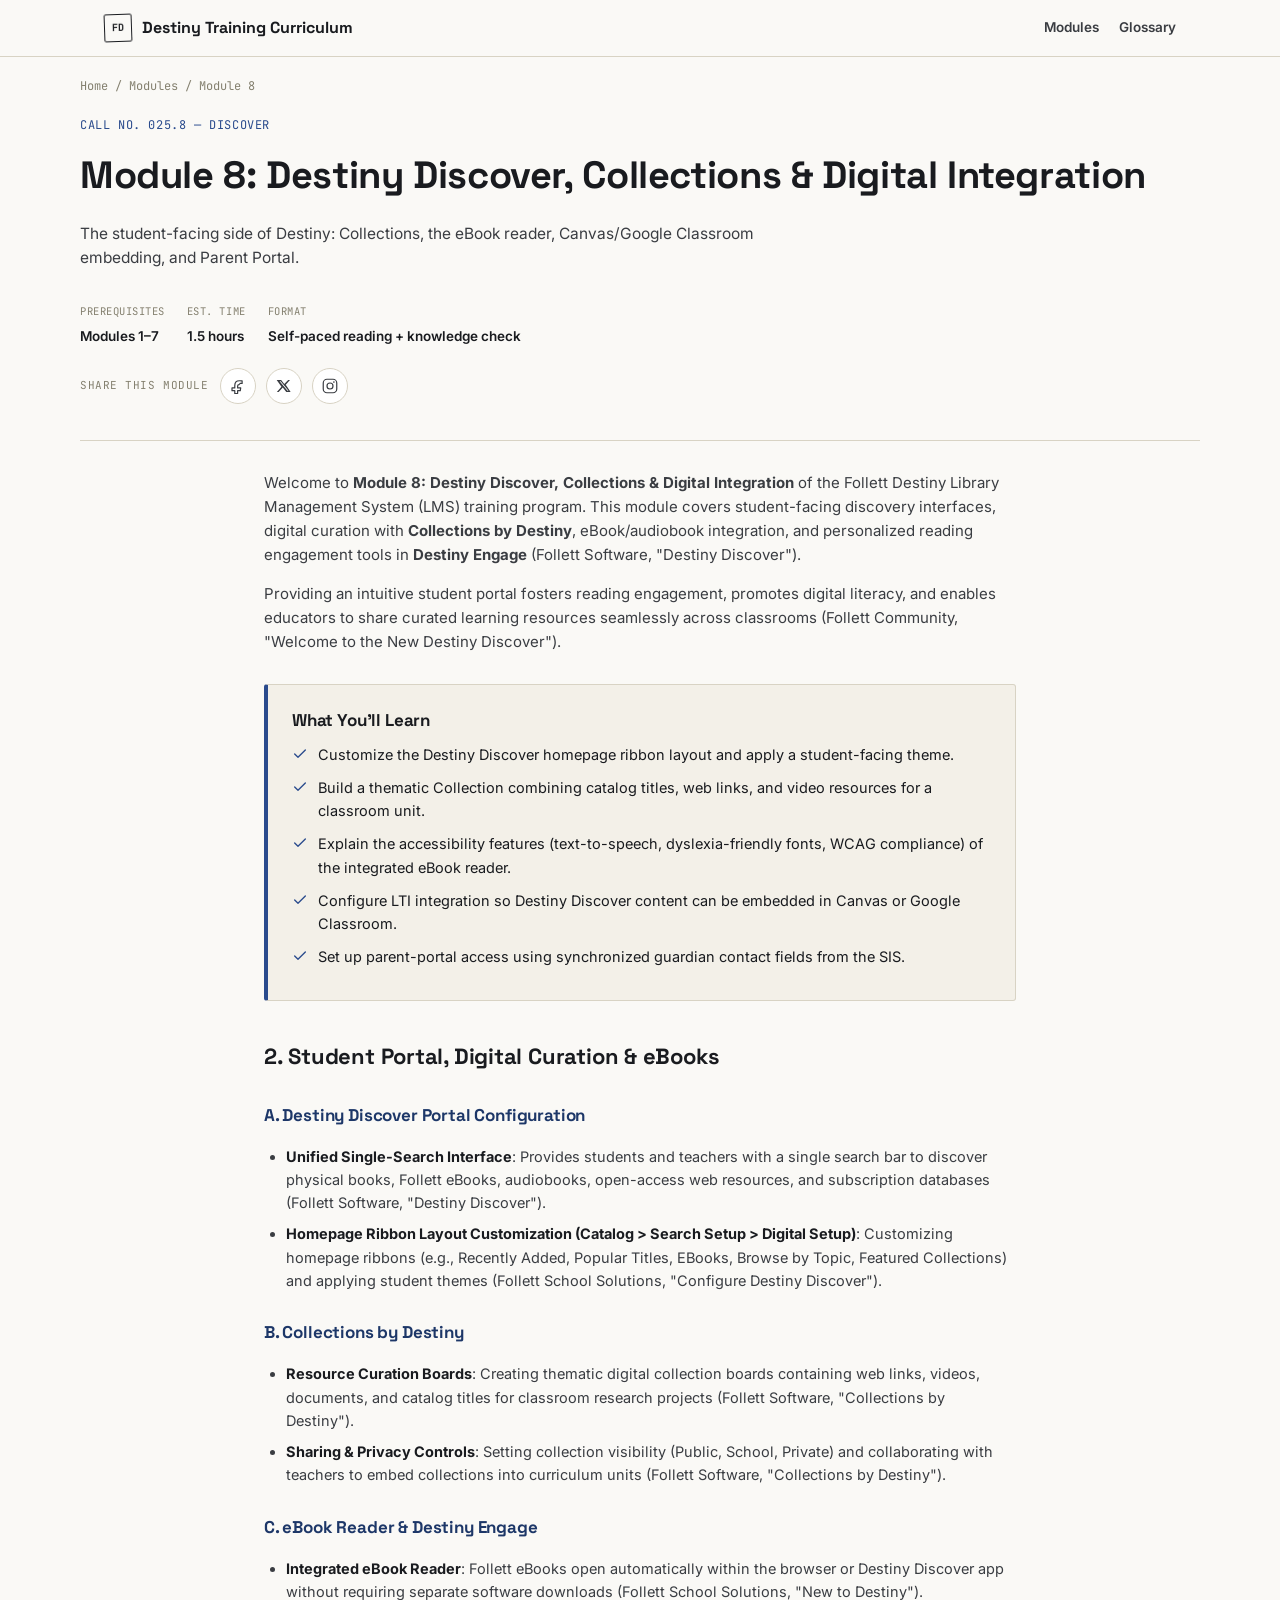
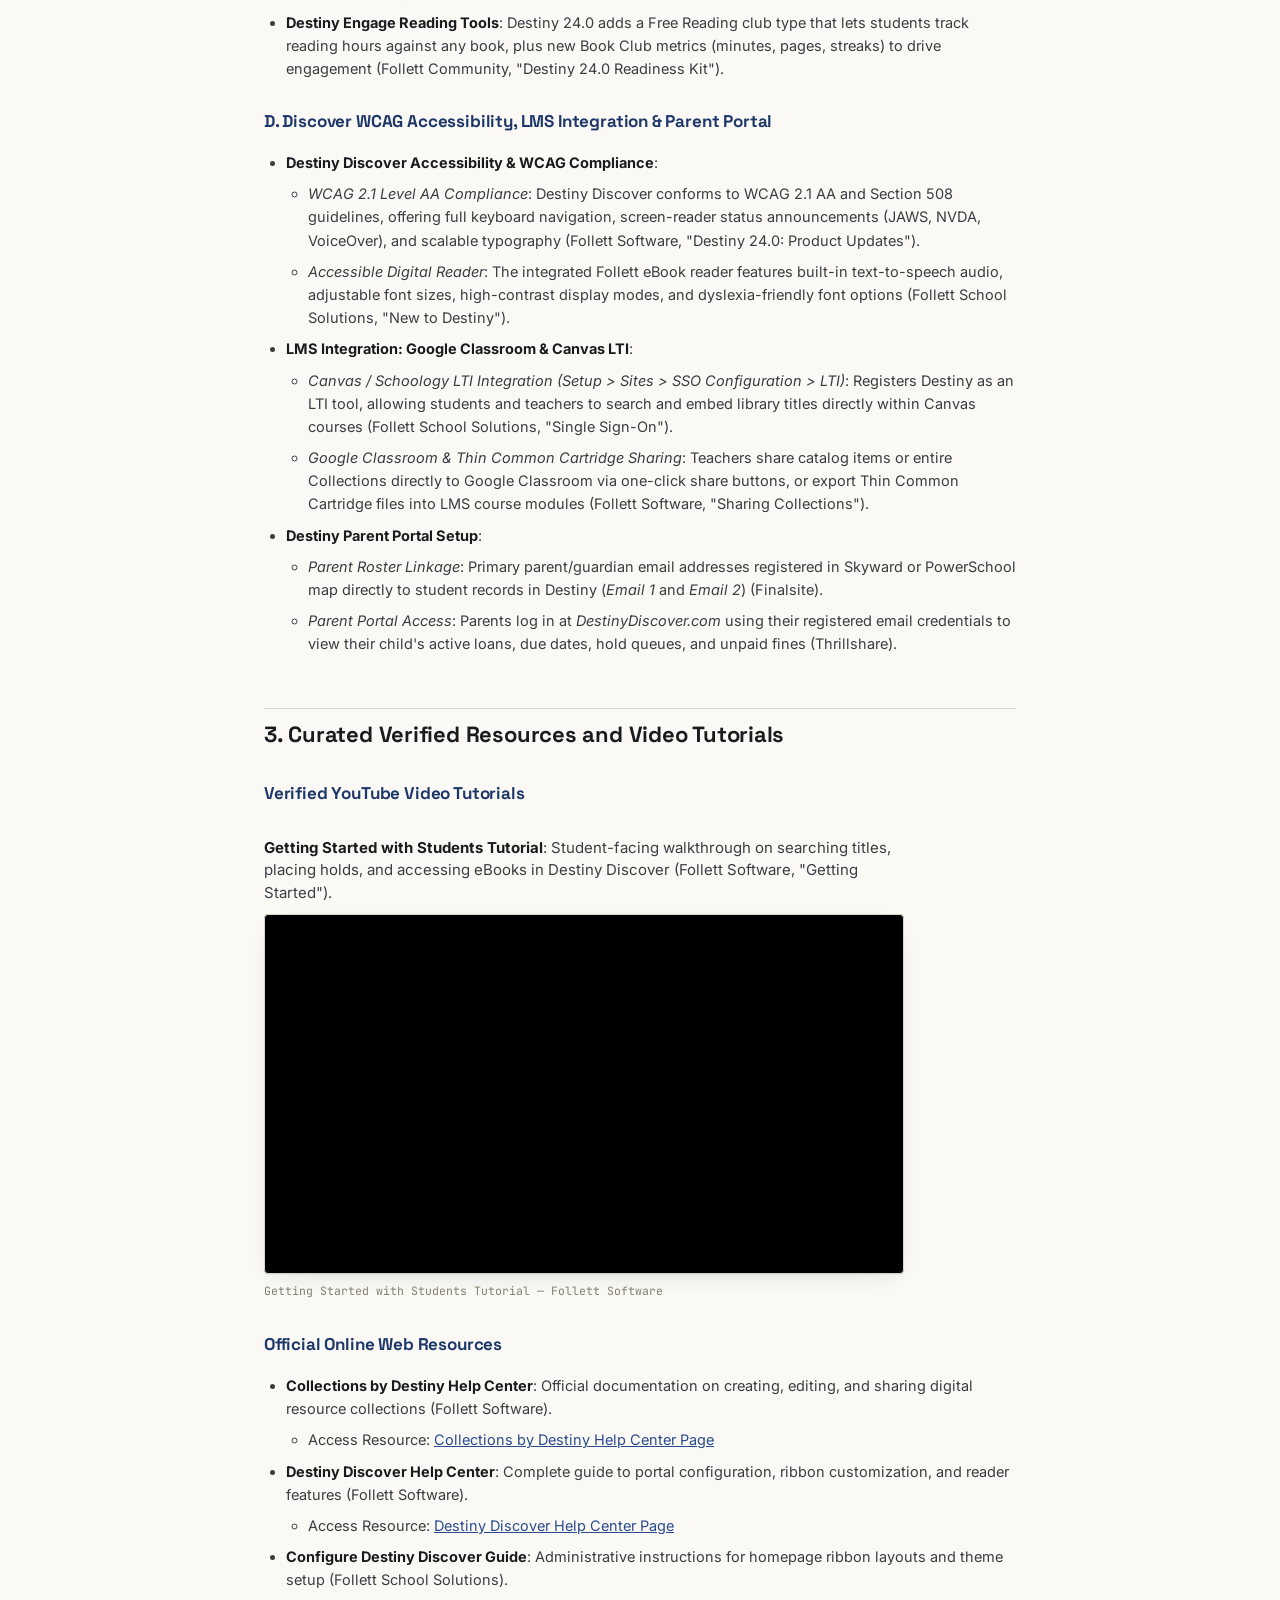
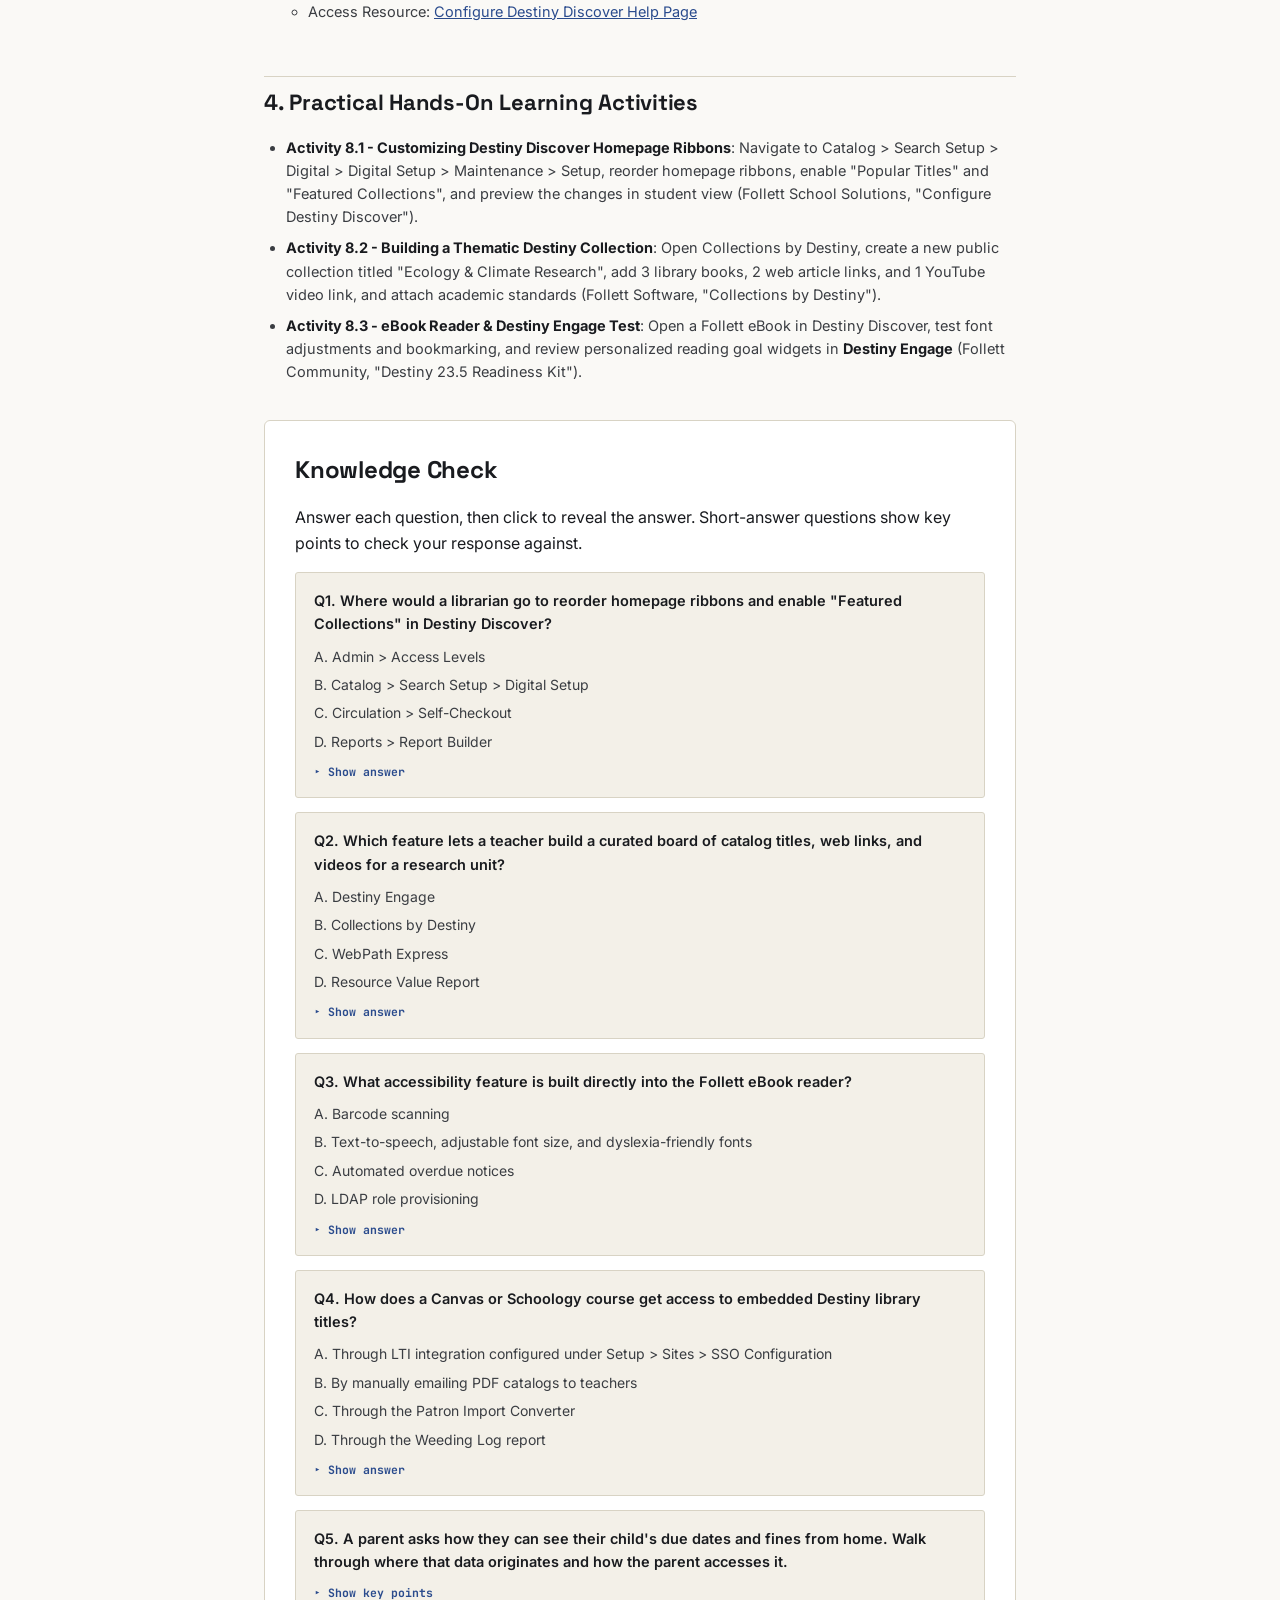
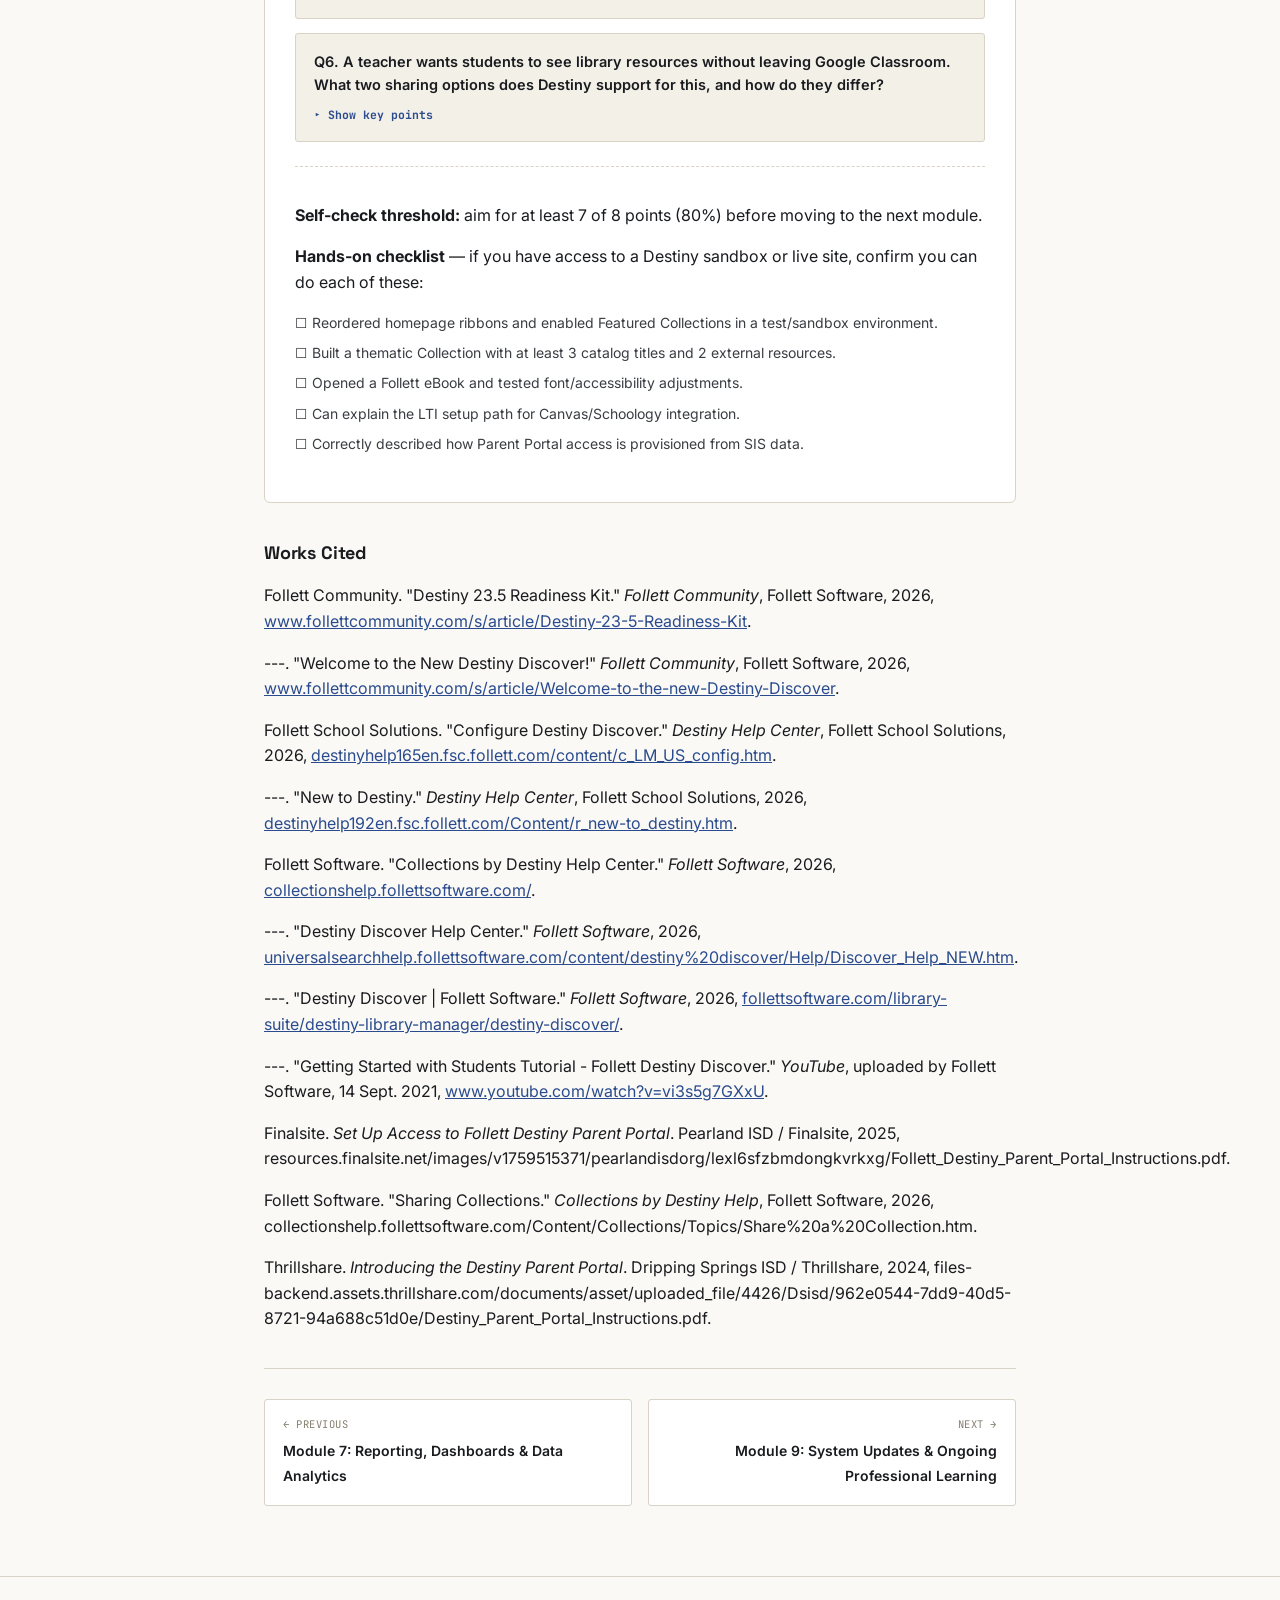
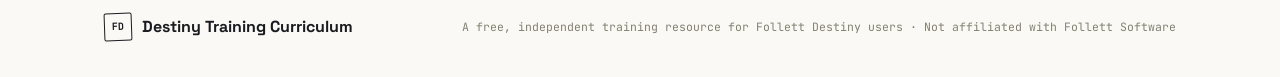
<file: modules/module-8.html>
<!DOCTYPE html>
<html lang="en">
<head>
<meta charset="UTF-8">
<meta name="viewport" content="width=device-width, initial-scale=1.0">
<title>Module 8: Destiny Discover, Collections &amp; Digital Integration — Destiny Training Curriculum</title>
<meta name="description" content="The student-facing side of Destiny: Collections, the eBook reader, Canvas/Google Classroom embedding, and Parent Portal.">
<link rel="canonical" href="https://allenvincentlucas.github.io/learn-destiny-lms/modules/module-8.html">

<!-- Favicons -->
<link rel="icon" href="../favicon.ico" sizes="any">
<link rel="icon" type="image/png" sizes="32x32" href="../favicon-32.png">
<link rel="icon" type="image/png" sizes="16x16" href="../favicon-16.png">
<link rel="apple-touch-icon" sizes="180x180" href="../apple-touch-icon.png">

<!-- Open Graph -->
<meta property="og:type" content="website">
<meta property="og:site_name" content="Destiny Training Curriculum">
<meta property="og:title" content="Module 8: Destiny Discover, Collections &amp; Digital Integration — Destiny Training Curriculum">
<meta property="og:description" content="The student-facing side of Destiny: Collections, the eBook reader, Canvas/Google Classroom embedding, and Parent Portal.">
<meta property="og:url" content="https://allenvincentlucas.github.io/learn-destiny-lms/modules/module-8.html">
<meta property="og:image" content="https://allenvincentlucas.github.io/learn-destiny-lms/assets/img/og/module-8.png">
<meta property="og:image:width" content="1200">
<meta property="og:image:height" content="630">

<!-- Twitter Card -->
<meta name="twitter:card" content="summary_large_image">
<meta name="twitter:title" content="Module 8: Destiny Discover, Collections &amp; Digital Integration — Destiny Training Curriculum">
<meta name="twitter:description" content="The student-facing side of Destiny: Collections, the eBook reader, Canvas/Google Classroom embedding, and Parent Portal.">
<meta name="twitter:image" content="https://allenvincentlucas.github.io/learn-destiny-lms/assets/img/og/module-8.png">

<link rel="preconnect" href="https://fonts.googleapis.com">
<link rel="preconnect" href="https://fonts.gstatic.com" crossorigin>
<link href="https://fonts.googleapis.com/css2?family=Space+Grotesk:wght@500;600;700&family=Inter:wght@400;500;600;700&family=JetBrains+Mono:wght@400;500;700&display=swap" rel="stylesheet">
<link rel="stylesheet" href="../assets/css/style.css">
</head>
<body>
<div class="topbar">
  <div class="topbar-inner">
    <a class="brand" href="../index.html"><span class="brand-mark">FD</span> Destiny Training Curriculum</a>
    <nav>
      <a href="../index.html#modules">Modules</a>
      <a href="../glossary.html">Glossary</a>
    </nav>
  </div>
</div>
<div class="wrap breadcrumb"><a href="../index.html">Home</a> / <a href="../index.html#modules">Modules</a> / Module 8</div><div class="wrap module-header">
  <div class="call-no mono">CALL NO. 025.8 — DISCOVER</div>
  <h1>Module 8: Destiny Discover, Collections &amp; Digital Integration</h1>
  <p style="color:var(--ink-soft);font-size:15.5px;max-width:70ch;">The student-facing side of Destiny: Collections, the eBook reader, Canvas/Google Classroom embedding, and Parent Portal.</p>
  <div class="meta-row">
    <div class="meta-item"><span class="meta-label mono">Prerequisites</span><span class="meta-value">Modules 1–7</span></div>
    <div class="meta-item"><span class="meta-label mono">Est. Time</span><span class="meta-value">1.5 hours</span></div>
    <div class="meta-item"><span class="meta-label mono">Format</span><span class="meta-value">Self-paced reading + knowledge check</span></div>
  </div>
  <div class="share-bar">
  <span class="share-label mono">Share this module</span>
  <a class="share-btn share-fb" href="https://www.facebook.com/sharer/sharer.php?u=https%3A%2F%2Fallenvincentlucas.github.io%2Flearn-destiny-lms%2Fmodules%2Fmodule-8.html" target="_blank" rel="noopener noreferrer" aria-label="Share on Facebook" title="Share on Facebook">
    <svg width="18" height="18" viewBox="0 0 24 24" fill="none"><path d="M15 8.5h2.5V5.2c-.43-.06-1.93-.2-3.67-.2-3.64 0-6.13 2.29-6.13 6.49v3.06H4v3.7h3.7V22h3.8v-3.75h3.55l.56-3.7h-4.1v-2.56c0-1.07.29-1.8 1.83-1.8Z" stroke="currentColor" stroke-width="1.6" stroke-linejoin="round"/></svg>
  </a>
  <a class="share-btn share-x" href="https://twitter.com/intent/tweet?url=https%3A%2F%2Fallenvincentlucas.github.io%2Flearn-destiny-lms%2Fmodules%2Fmodule-8.html&text=Module%208%3A%20Destiny%20Discover%2C%20Collections%20%26%20Digital%20Integration%20%E2%80%94%20Destiny%20Training%20Curriculum" target="_blank" rel="noopener noreferrer" aria-label="Share on X" title="Share on X">
    <svg width="16" height="16" viewBox="0 0 24 24" fill="none"><path d="M18.3 3H21l-6.4 7.3L22 21h-6.6l-5.2-6.6L4 21H1.3l6.9-7.8L1 3h6.7l4.7 6.1L18.3 3Zm-1.1 16.2h1.5L7 4.7H5.4l11.8 14.5Z" fill="currentColor"/></svg>
  </a>
  <button class="share-btn share-ig" type="button" data-share-url="https://allenvincentlucas.github.io/learn-destiny-lms/modules/module-8.html" onclick="shareInstagram(this)" aria-label="Copy link for Instagram" title="Copy link for Instagram">
    <svg width="18" height="18" viewBox="0 0 24 24" fill="none"><rect x="3" y="3" width="18" height="18" rx="5" stroke="currentColor" stroke-width="1.6"/><circle cx="12" cy="12" r="4" stroke="currentColor" stroke-width="1.6"/><circle cx="17.2" cy="6.8" r="1.1" fill="currentColor"/></svg>
  </button>
  <span class="share-toast" role="status" aria-live="polite">Link copied &mdash; paste it into your Instagram Story or post.</span>
</div>
<script>
function shareInstagram(btn) {
  var url = btn.getAttribute('data-share-url');
  var toast = btn.parentElement.querySelector('.share-toast');
  function showToast() {
    toast.classList.add('show');
    setTimeout(function(){ toast.classList.remove('show'); }, 2800);
  }
  if (navigator.clipboard && navigator.clipboard.writeText) {
    navigator.clipboard.writeText(url).then(showToast, showToast);
  } else {
    var ta = document.createElement('textarea');
    ta.value = url; document.body.appendChild(ta); ta.select();
    try { document.execCommand('copy'); } catch(e) {}
    document.body.removeChild(ta);
    showToast();
  }
}
</script>

</div><div class="wrap-narrow"><div class="content-prose"><p>Welcome to <strong>Module 8: Destiny Discover, Collections &amp; Digital Integration</strong> of the Follett Destiny Library Management System (LMS) training program. This module covers student-facing discovery interfaces, digital curation with <strong>Collections by Destiny</strong>, eBook/audiobook integration, and personalized reading engagement tools in <strong>Destiny Engage</strong> (Follett Software, "Destiny Discover").</p>
<p>Providing an intuitive student portal fosters reading engagement, promotes digital literacy, and enables educators to share curated learning resources seamlessly across classrooms (Follett Community, "Welcome to the New Destiny Discover").</p></div><div class="objectives-box">
<h2>What You'll Learn</h2>
<ul><li><svg width="16" height="16" viewBox="0 0 24 24" fill="none"><path d="M4 12l5 5L20 6" stroke="#2A4B8D" stroke-width="2" stroke-linecap="round" stroke-linejoin="round"/></svg><span>Customize the Destiny Discover homepage ribbon layout and apply a student-facing theme.</span></li><li><svg width="16" height="16" viewBox="0 0 24 24" fill="none"><path d="M4 12l5 5L20 6" stroke="#2A4B8D" stroke-width="2" stroke-linecap="round" stroke-linejoin="round"/></svg><span>Build a thematic Collection combining catalog titles, web links, and video resources for a classroom unit.</span></li><li><svg width="16" height="16" viewBox="0 0 24 24" fill="none"><path d="M4 12l5 5L20 6" stroke="#2A4B8D" stroke-width="2" stroke-linecap="round" stroke-linejoin="round"/></svg><span>Explain the accessibility features (text-to-speech, dyslexia-friendly fonts, WCAG compliance) of the integrated eBook reader.</span></li><li><svg width="16" height="16" viewBox="0 0 24 24" fill="none"><path d="M4 12l5 5L20 6" stroke="#2A4B8D" stroke-width="2" stroke-linecap="round" stroke-linejoin="round"/></svg><span>Configure LTI integration so Destiny Discover content can be embedded in Canvas or Google Classroom.</span></li><li><svg width="16" height="16" viewBox="0 0 24 24" fill="none"><path d="M4 12l5 5L20 6" stroke="#2A4B8D" stroke-width="2" stroke-linecap="round" stroke-linejoin="round"/></svg><span>Set up parent-portal access using synchronized guardian contact fields from the SIS.</span></li></ul>
</div><div class="content-prose"><h2>2. Student Portal, Digital Curation &amp; eBooks</h2>
<h3>A. Destiny Discover Portal Configuration</h3>
<ul><li><strong>Unified Single-Search Interface</strong>: Provides students and teachers with a single search bar to discover physical books, Follett eBooks, audiobooks, open-access web resources, and subscription databases (Follett Software, "Destiny Discover").</li><li><strong>Homepage Ribbon Layout Customization (Catalog &gt; Search Setup &gt; Digital Setup)</strong>: Customizing homepage ribbons (e.g., Recently Added, Popular Titles, EBooks, Browse by Topic, Featured Collections) and applying student themes (Follett School Solutions, "Configure Destiny Discover").</li></ul>
<h3>B. Collections by Destiny</h3>
<ul><li><strong>Resource Curation Boards</strong>: Creating thematic digital collection boards containing web links, videos, documents, and catalog titles for classroom research projects (Follett Software, "Collections by Destiny").</li><li><strong>Sharing &amp; Privacy Controls</strong>: Setting collection visibility (Public, School, Private) and collaborating with teachers to embed collections into curriculum units (Follett Software, "Collections by Destiny").</li></ul>
<h3>C. eBook Reader &amp; Destiny Engage</h3>
<ul><li><strong>Integrated eBook Reader</strong>: Follett eBooks open automatically within the browser or Destiny Discover app without requiring separate software downloads (Follett School Solutions, "New to Destiny").</li><li><strong>Destiny Engage Reading Tools</strong>: Destiny 24.0 adds a Free Reading club type that lets students track reading hours against any book, plus new Book Club metrics (minutes, pages, streaks) to drive engagement (Follett Community, "Destiny 24.0 Readiness Kit").</li></ul>
<h3><strong>D. Discover WCAG Accessibility, LMS Integration &amp; Parent Portal</strong></h3>
<ul><li><strong>Destiny Discover Accessibility &amp; WCAG Compliance</strong>:<ul><li><em>WCAG 2.1 Level AA Compliance</em>: Destiny Discover conforms to WCAG 2.1 AA and Section 508 guidelines, offering full keyboard navigation, screen-reader status announcements (JAWS, NVDA, VoiceOver), and scalable typography (Follett Software, "Destiny 24.0: Product Updates").</li><li><em>Accessible Digital Reader</em>: The integrated Follett eBook reader features built-in text-to-speech audio, adjustable font sizes, high-contrast display modes, and dyslexia-friendly font options (Follett School Solutions, "New to Destiny").</li></ul></li><li><strong>LMS Integration: Google Classroom &amp; Canvas LTI</strong>:<ul><li><em>Canvas / Schoology LTI Integration (Setup &gt; Sites &gt; SSO Configuration &gt; LTI)</em>: Registers Destiny as an LTI tool, allowing students and teachers to search and embed library titles directly within Canvas courses (Follett School Solutions, "Single Sign-On").</li><li><em>Google Classroom &amp; Thin Common Cartridge Sharing</em>: Teachers share catalog items or entire Collections directly to Google Classroom via one-click share buttons, or export Thin Common Cartridge files into LMS course modules (Follett Software, "Sharing Collections").</li></ul></li><li><strong>Destiny Parent Portal Setup</strong>:<ul><li><em>Parent Roster Linkage</em>: Primary parent/guardian email addresses registered in Skyward or PowerSchool map directly to student records in Destiny (<em>Email 1</em> and <em>Email 2</em>) (Finalsite).</li><li><em>Parent Portal Access</em>: Parents log in at <em>DestinyDiscover.com</em> using their registered email credentials to view their child's active loans, due dates, hold queues, and unpaid fines (Thrillshare).</li></ul></li></ul>
<h2>3. Curated Verified Resources and Video Tutorials</h2><h3>Verified YouTube Video Tutorials</h3><div class="video-block"><div class="video-grid-single"><div class="video-card">
<p class="video-desc"><strong>Getting Started with Students Tutorial</strong>: Student-facing walkthrough on searching titles, placing holds, and accessing eBooks in Destiny Discover (Follett Software, "Getting Started").</p>
<div class="video-wrap"><iframe src="https://www.youtube-nocookie.com/embed/vi3s5g7GXxU" title="Getting Started with Students Tutorial — Follett Software" loading="lazy" allow="accelerometer; autoplay; clipboard-write; encrypted-media; gyroscope; picture-in-picture" allowfullscreen></iframe></div>
<div class="video-caption">Getting Started with Students Tutorial — Follett Software</div>
</div></div></div><h3>Official Online Web Resources</h3>
<ul><li><strong>Collections by Destiny Help Center</strong>: Official documentation on creating, editing, and sharing digital resource collections (Follett Software).<ul><li>Access Resource: <a href="https://collectionshelp.follettsoftware.com/" target="_blank" rel="noopener noreferrer">Collections by Destiny Help Center Page</a></li></ul></li><li><strong>Destiny Discover Help Center</strong>: Complete guide to portal configuration, ribbon customization, and reader features (Follett Software).<ul><li>Access Resource: <a href="https://universalsearchhelp.follettsoftware.com/content/destiny%20discover/Help/Discover_Help_NEW.htm" target="_blank" rel="noopener noreferrer">Destiny Discover Help Center Page</a></li></ul></li><li><strong>Configure Destiny Discover Guide</strong>: Administrative instructions for homepage ribbon layouts and theme setup (Follett School Solutions).<ul><li>Access Resource: <a href="http://destinyhelp165en.fsc.follett.com/content/c_LM_US_config.htm" target="_blank" rel="noopener noreferrer">Configure Destiny Discover Help Page</a></li></ul></li></ul>
<h2>4. Practical Hands-On Learning Activities</h2>
<ul><li><strong>Activity 8.1 - Customizing Destiny Discover Homepage Ribbons</strong>: Navigate to Catalog &gt; Search Setup &gt; Digital &gt; Digital Setup &gt; Maintenance &gt; Setup, reorder homepage ribbons, enable "Popular Titles" and "Featured Collections", and preview the changes in student view (Follett School Solutions, "Configure Destiny Discover").</li><li><strong>Activity 8.2 - Building a Thematic Destiny Collection</strong>: Open Collections by Destiny, create a new public collection titled "Ecology &amp; Climate Research", add 3 library books, 2 web article links, and 1 YouTube video link, and attach academic standards (Follett Software, "Collections by Destiny").</li><li><strong>Activity 8.3 - eBook Reader &amp; Destiny Engage Test</strong>: Open a Follett eBook in Destiny Discover, test font adjustments and bookmarking, and review personalized reading goal widgets in <strong>Destiny Engage</strong> (Follett Community, "Destiny 23.5 Readiness Kit").</li></ul></div><div class="kcheck">
<h2>Knowledge Check</h2>
<p>Answer each question, then click to reveal the answer. Short-answer questions show key points to check your response against.</p>
<div class="kc-q">
<p class="q-text">Q1. Where would a librarian go to reorder homepage ribbons and enable &quot;Featured Collections&quot; in Destiny Discover?</p>
<ul><li>A. Admin &gt; Access Levels</li><li>B. Catalog &gt; Search Setup &gt; Digital Setup</li><li>C. Circulation &gt; Self-Checkout</li><li>D. Reports &gt; Report Builder</li></ul>
<details class="reveal"><summary>Show answer</summary><div class="answer">Correct answer: <strong>B</strong></div></details>
</div>
<div class="kc-q">
<p class="q-text">Q2. Which feature lets a teacher build a curated board of catalog titles, web links, and videos for a research unit?</p>
<ul><li>A. Destiny Engage</li><li>B. Collections by Destiny</li><li>C. WebPath Express</li><li>D. Resource Value Report</li></ul>
<details class="reveal"><summary>Show answer</summary><div class="answer">Correct answer: <strong>B</strong></div></details>
</div>
<div class="kc-q">
<p class="q-text">Q3. What accessibility feature is built directly into the Follett eBook reader?</p>
<ul><li>A. Barcode scanning</li><li>B. Text-to-speech, adjustable font size, and dyslexia-friendly fonts</li><li>C. Automated overdue notices</li><li>D. LDAP role provisioning</li></ul>
<details class="reveal"><summary>Show answer</summary><div class="answer">Correct answer: <strong>B</strong></div></details>
</div>
<div class="kc-q">
<p class="q-text">Q4. How does a Canvas or Schoology course get access to embedded Destiny library titles?</p>
<ul><li>A. Through LTI integration configured under Setup &gt; Sites &gt; SSO Configuration</li><li>B. By manually emailing PDF catalogs to teachers</li><li>C. Through the Patron Import Converter</li><li>D. Through the Weeding Log report</li></ul>
<details class="reveal"><summary>Show answer</summary><div class="answer">Correct answer: <strong>A</strong></div></details>
</div>
<div class="kc-q">
<p class="q-text">Q5. A parent asks how they can see their child&#x27;s due dates and fines from home. Walk through where that data originates and how the parent accesses it.</p>
<details class="reveal"><summary>Show key points</summary><div class="answer">Primary/secondary guardian email fields, synced from the SIS (e.g., PowerSchool or Skyward) into Destiny&#x27;s Email 1/Email 2 patron fields, power the Destiny Parent Portal; the parent logs in at the portal with their registered email to view active loans, due dates, hold queues, and fines.</div></details>
</div>
<div class="kc-q">
<p class="q-text">Q6. A teacher wants students to see library resources without leaving Google Classroom. What two sharing options does Destiny support for this, and how do they differ?</p>
<details class="reveal"><summary>Show key points</summary><div class="answer">One-click sharing of catalog items/Collections directly to Google Classroom, or exporting a Thin Common Cartridge file for import into an LMS course module — the first is a direct live share, the second is a portable file-based import.</div></details>
</div>
<div class="completion-box">
<p><strong>Self-check threshold:</strong> aim for at least 7 of 8 points (80%) before moving to the next module.</p>
<p><strong>Hands-on checklist</strong> — if you have access to a Destiny sandbox or live site, confirm you can do each of these:</p>
<ul>
<li>☐ Reordered homepage ribbons and enabled Featured Collections in a test/sandbox environment.</li>
<li>☐ Built a thematic Collection with at least 3 catalog titles and 2 external resources.</li>
<li>☐ Opened a Follett eBook and tested font/accessibility adjustments.</li>
<li>☐ Can explain the LTI setup path for Canvas/Schoology integration.</li>
<li>☐ Correctly described how Parent Portal access is provisioned from SIS data.</li>
</ul>
</div>
</div><div class="works-cited"><h2>Works Cited</h2>
<p>Follett Community. "Destiny 23.5 Readiness Kit." <em>Follett Community</em>, Follett Software, 2026, <a href="https://www.follettcommunity.com/s/article/Destiny-23-5-Readiness-Kit" target="_blank" rel="noopener noreferrer">www.follettcommunity.com/s/article/Destiny-23-5-Readiness-Kit</a>.</p>
<p>---. "Welcome to the New Destiny Discover!" <em>Follett Community</em>, Follett Software, 2026, <a href="https://www.follettcommunity.com/s/article/Welcome-to-the-new-Destiny-Discover" target="_blank" rel="noopener noreferrer">www.follettcommunity.com/s/article/Welcome-to-the-new-Destiny-Discover</a>.</p>
<p>Follett School Solutions. "Configure Destiny Discover." <em>Destiny Help Center</em>, Follett School Solutions, 2026, <a href="http://destinyhelp165en.fsc.follett.com/content/c_LM_US_config.htm" target="_blank" rel="noopener noreferrer">destinyhelp165en.fsc.follett.com/content/c_LM_US_config.htm</a>.</p>
<p>---. "New to Destiny." <em>Destiny Help Center</em>, Follett School Solutions, 2026, <a href="http://destinyhelp192en.fsc.follett.com/Content/r_new-to_destiny.htm" target="_blank" rel="noopener noreferrer">destinyhelp192en.fsc.follett.com/Content/r_new-to_destiny.htm</a>.</p>
<p>Follett Software. "Collections by Destiny Help Center." <em>Follett Software</em>, 2026, <a href="https://collectionshelp.follettsoftware.com/" target="_blank" rel="noopener noreferrer">collectionshelp.follettsoftware.com/</a>.</p>
<p>---. "Destiny Discover Help Center." <em>Follett Software</em>, 2026, <a href="https://universalsearchhelp.follettsoftware.com/content/destiny%20discover/Help/Discover_Help_NEW.htm" target="_blank" rel="noopener noreferrer">universalsearchhelp.follettsoftware.com/content/destiny%20discover/Help/Discover_Help_NEW.htm</a>.</p>
<p>---. "Destiny Discover | Follett Software." <em>Follett Software</em>, 2026, <a href="https://follettsoftware.com/library-suite/destiny-library-manager/destiny-discover/" target="_blank" rel="noopener noreferrer">follettsoftware.com/library-suite/destiny-library-manager/destiny-discover/</a>.</p>
<p>---. "Getting Started with Students Tutorial - Follett Destiny Discover." <em>YouTube</em>, uploaded by Follett Software, 14 Sept. 2021, <a href="https://www.youtube.com/watch?v=vi3s5g7GXxU" target="_blank" rel="noopener noreferrer">www.youtube.com/watch?v=vi3s5g7GXxU</a>.</p>
<p>Finalsite. <em>Set Up Access to Follett Destiny Parent Portal</em>. Pearland ISD / Finalsite, 2025, resources.finalsite.net/images/v1759515371/pearlandisdorg/lexl6sfzbmdongkvrkxg/Follett_Destiny_Parent_Portal_Instructions.pdf.</p>
<p>Follett Software. "Sharing Collections." <em>Collections by Destiny Help</em>, Follett Software, 2026, collectionshelp.follettsoftware.com/Content/Collections/Topics/Share%20a%20Collection.htm.</p>
<p>Thrillshare. <em>Introducing the Destiny Parent Portal</em>. Dripping Springs ISD / Thrillshare, 2024, files-backend.assets.thrillshare.com/documents/asset/uploaded_file/4426/Dsisd/962e0544-7dd9-40d5-8721-94a688c51d0e/Destiny_Parent_Portal_Instructions.pdf.</p>
</div><div class="module-nav"><a href="module-7.html"><span class="nav-label">&larr; Previous</span><span class="nav-title">Module 7: Reporting, Dashboards &amp; Data Analytics</span></a><a href="module-9.html" class="nav-next"><span class="nav-label">Next &rarr;</span><span class="nav-title">Module 9: System Updates &amp; Ongoing Professional Learning</span></a></div></div><footer>
  <div class="wrap footer-inner">
    <a class="brand" href="../index.html"><span class="brand-mark">FD</span> Destiny Training Curriculum</a>
    <div class="fmeta">A free, independent training resource for Follett Destiny users &middot; Not affiliated with Follett Software</div>
  </div>
</footer>
</body>
</html>
</file>
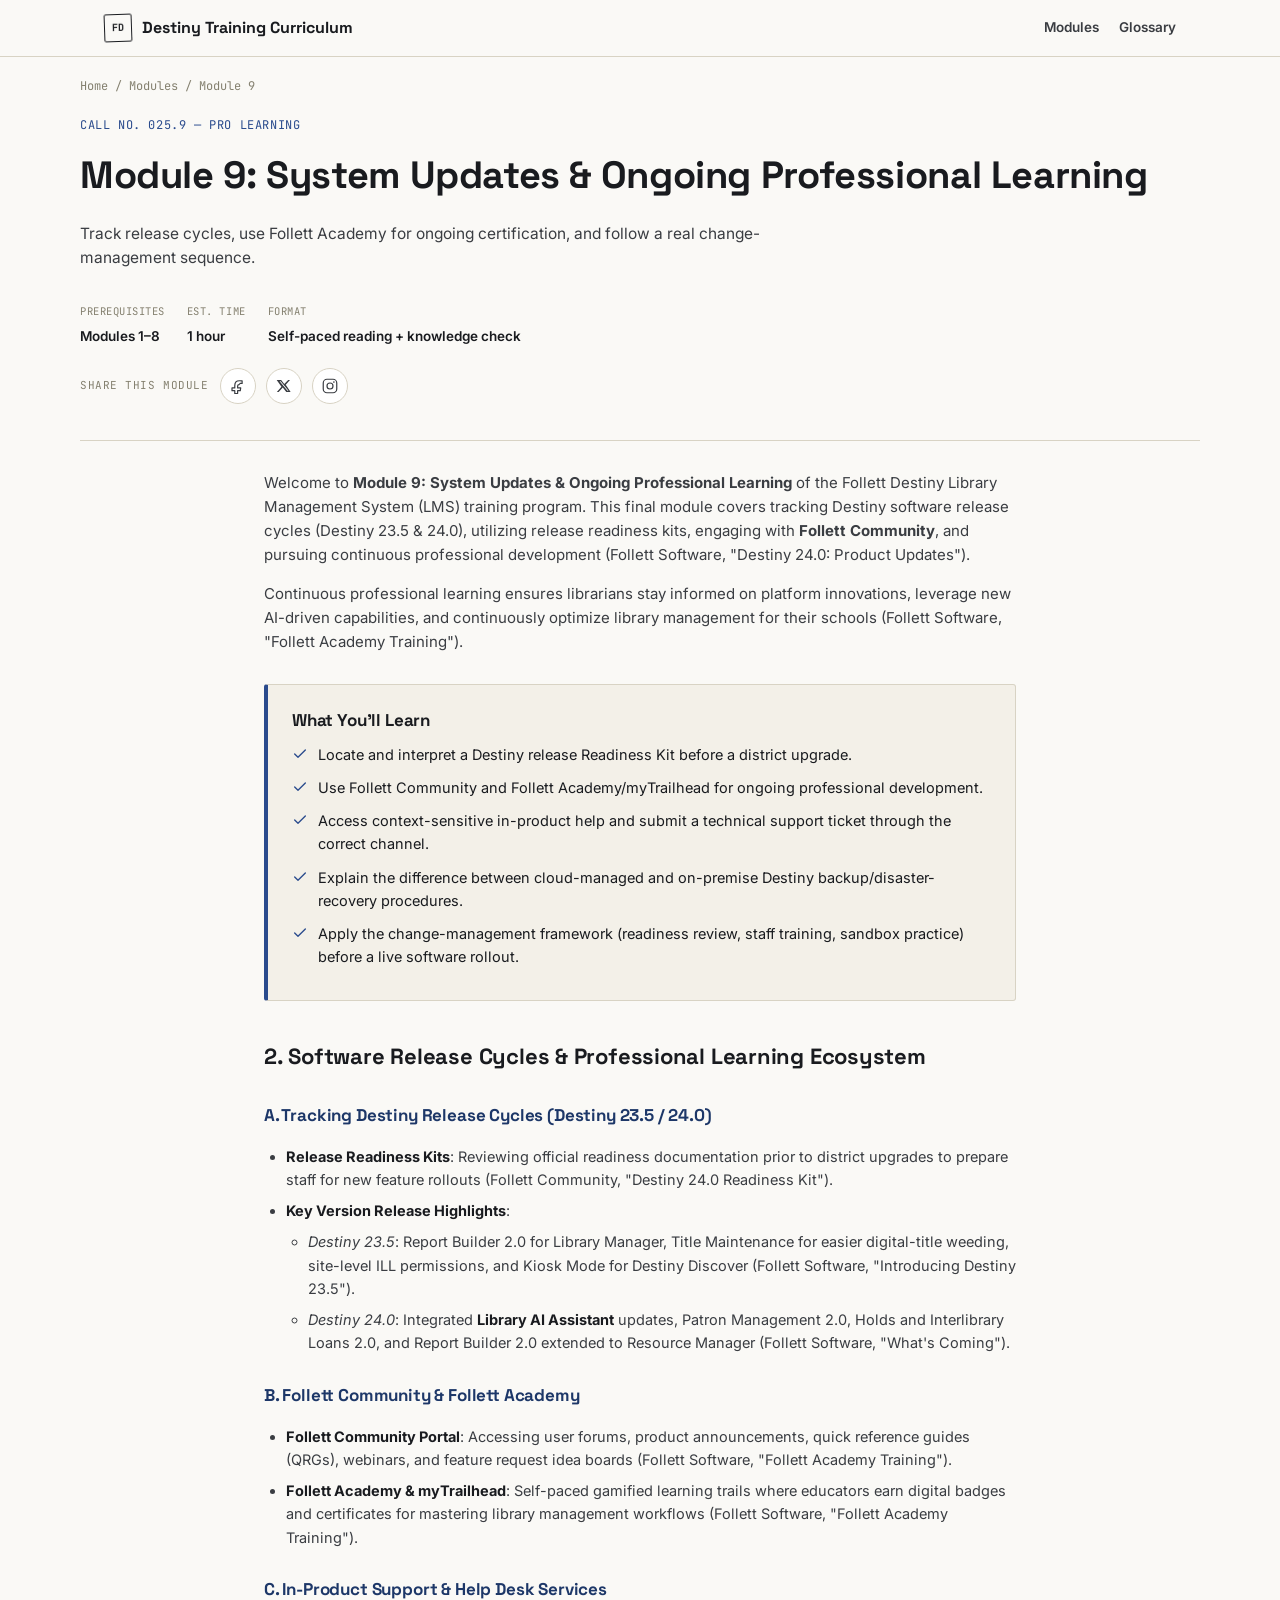
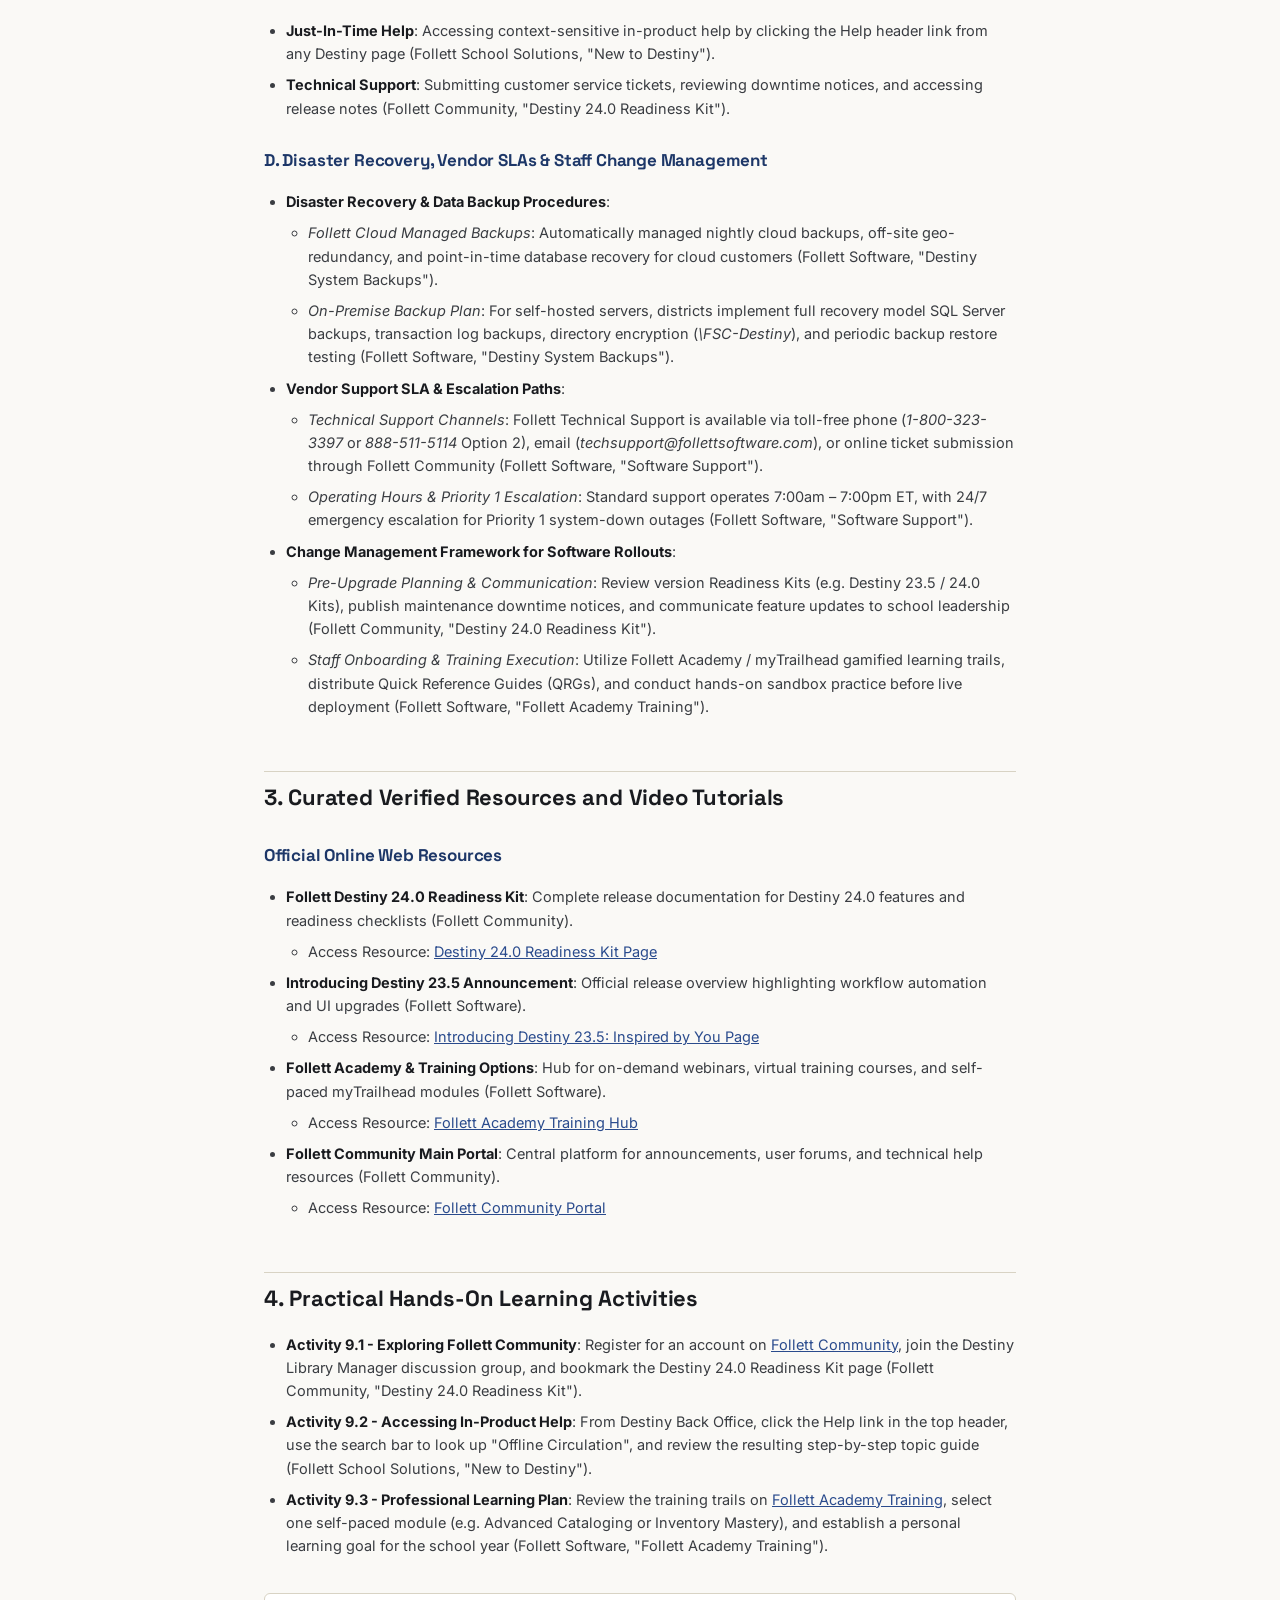
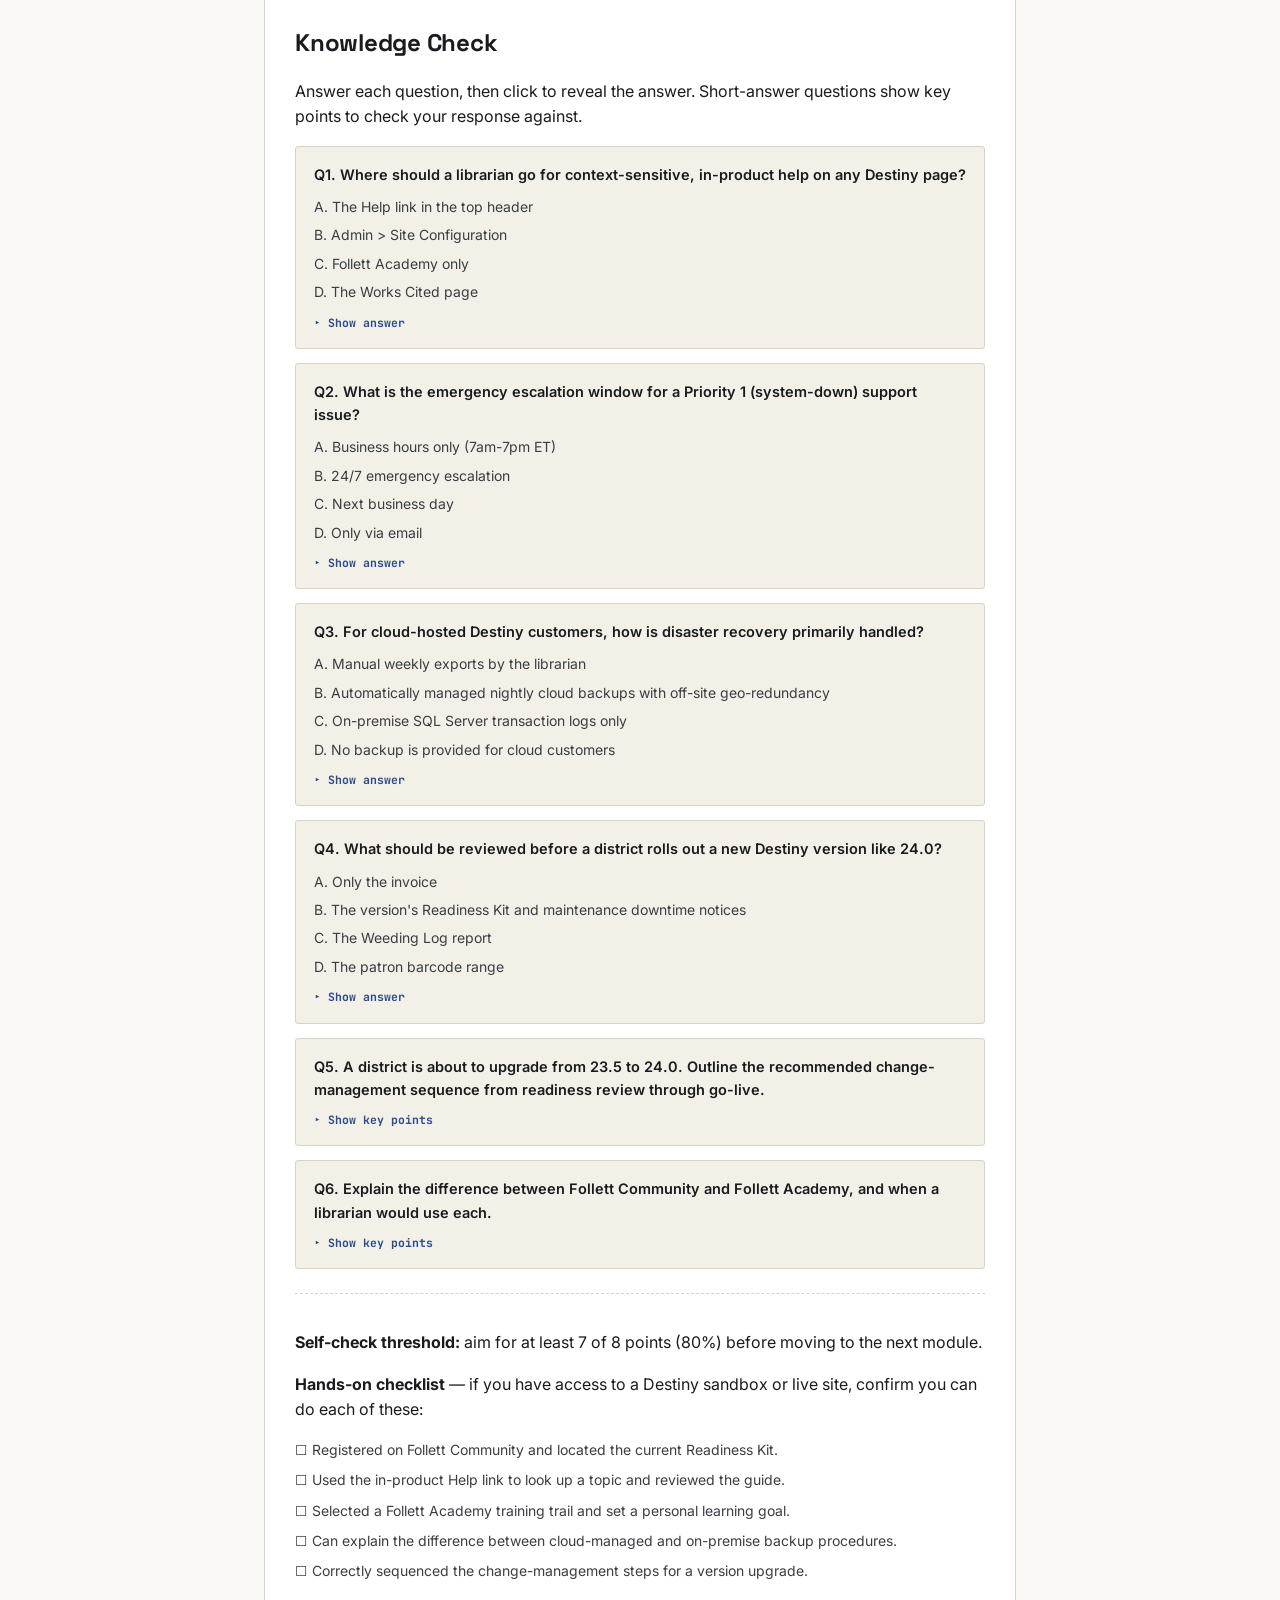
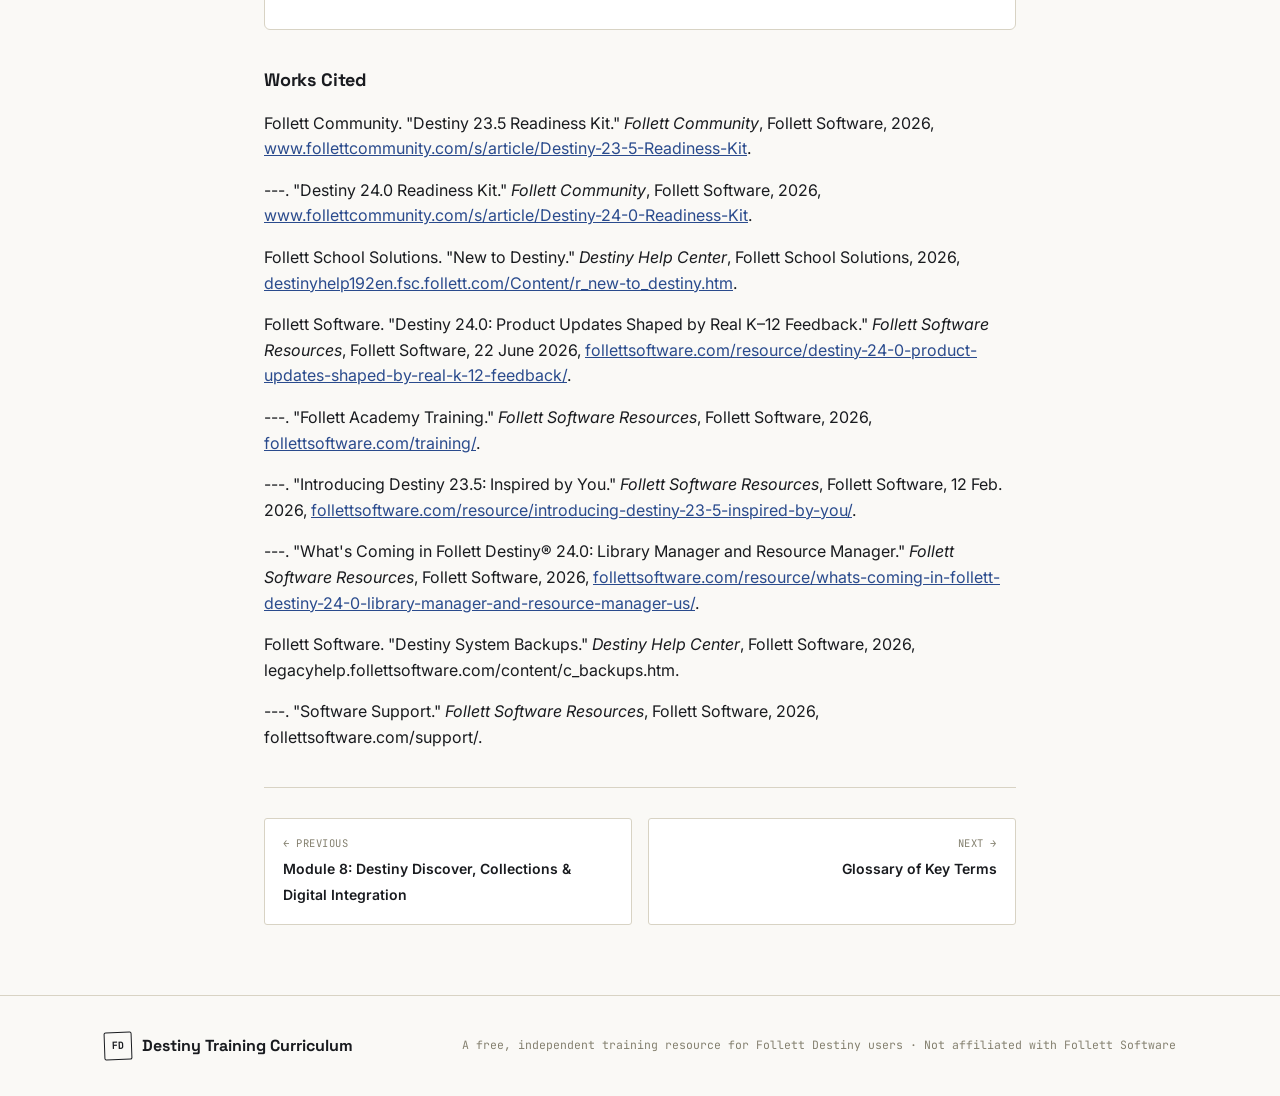
<file: modules/module-9.html>
<!DOCTYPE html>
<html lang="en">
<head>
<meta charset="UTF-8">
<meta name="viewport" content="width=device-width, initial-scale=1.0">
<title>Module 9: System Updates &amp; Ongoing Professional Learning — Destiny Training Curriculum</title>
<meta name="description" content="Track release cycles, use Follett Academy for ongoing certification, and follow a real change-management sequence.">
<link rel="canonical" href="https://allenvincentlucas.github.io/learn-destiny-lms/modules/module-9.html">

<!-- Favicons -->
<link rel="icon" href="../favicon.ico" sizes="any">
<link rel="icon" type="image/png" sizes="32x32" href="../favicon-32.png">
<link rel="icon" type="image/png" sizes="16x16" href="../favicon-16.png">
<link rel="apple-touch-icon" sizes="180x180" href="../apple-touch-icon.png">

<!-- Open Graph -->
<meta property="og:type" content="website">
<meta property="og:site_name" content="Destiny Training Curriculum">
<meta property="og:title" content="Module 9: System Updates &amp; Ongoing Professional Learning — Destiny Training Curriculum">
<meta property="og:description" content="Track release cycles, use Follett Academy for ongoing certification, and follow a real change-management sequence.">
<meta property="og:url" content="https://allenvincentlucas.github.io/learn-destiny-lms/modules/module-9.html">
<meta property="og:image" content="https://allenvincentlucas.github.io/learn-destiny-lms/assets/img/og/module-9.png">
<meta property="og:image:width" content="1200">
<meta property="og:image:height" content="630">

<!-- Twitter Card -->
<meta name="twitter:card" content="summary_large_image">
<meta name="twitter:title" content="Module 9: System Updates &amp; Ongoing Professional Learning — Destiny Training Curriculum">
<meta name="twitter:description" content="Track release cycles, use Follett Academy for ongoing certification, and follow a real change-management sequence.">
<meta name="twitter:image" content="https://allenvincentlucas.github.io/learn-destiny-lms/assets/img/og/module-9.png">

<link rel="preconnect" href="https://fonts.googleapis.com">
<link rel="preconnect" href="https://fonts.gstatic.com" crossorigin>
<link href="https://fonts.googleapis.com/css2?family=Space+Grotesk:wght@500;600;700&family=Inter:wght@400;500;600;700&family=JetBrains+Mono:wght@400;500;700&display=swap" rel="stylesheet">
<link rel="stylesheet" href="../assets/css/style.css">
</head>
<body>
<div class="topbar">
  <div class="topbar-inner">
    <a class="brand" href="../index.html"><span class="brand-mark">FD</span> Destiny Training Curriculum</a>
    <nav>
      <a href="../index.html#modules">Modules</a>
      <a href="../glossary.html">Glossary</a>
    </nav>
  </div>
</div>
<div class="wrap breadcrumb"><a href="../index.html">Home</a> / <a href="../index.html#modules">Modules</a> / Module 9</div><div class="wrap module-header">
  <div class="call-no mono">CALL NO. 025.9 — PRO LEARNING</div>
  <h1>Module 9: System Updates &amp; Ongoing Professional Learning</h1>
  <p style="color:var(--ink-soft);font-size:15.5px;max-width:70ch;">Track release cycles, use Follett Academy for ongoing certification, and follow a real change-management sequence.</p>
  <div class="meta-row">
    <div class="meta-item"><span class="meta-label mono">Prerequisites</span><span class="meta-value">Modules 1–8</span></div>
    <div class="meta-item"><span class="meta-label mono">Est. Time</span><span class="meta-value">1 hour</span></div>
    <div class="meta-item"><span class="meta-label mono">Format</span><span class="meta-value">Self-paced reading + knowledge check</span></div>
  </div>
  <div class="share-bar">
  <span class="share-label mono">Share this module</span>
  <a class="share-btn share-fb" href="https://www.facebook.com/sharer/sharer.php?u=https%3A%2F%2Fallenvincentlucas.github.io%2Flearn-destiny-lms%2Fmodules%2Fmodule-9.html" target="_blank" rel="noopener noreferrer" aria-label="Share on Facebook" title="Share on Facebook">
    <svg width="18" height="18" viewBox="0 0 24 24" fill="none"><path d="M15 8.5h2.5V5.2c-.43-.06-1.93-.2-3.67-.2-3.64 0-6.13 2.29-6.13 6.49v3.06H4v3.7h3.7V22h3.8v-3.75h3.55l.56-3.7h-4.1v-2.56c0-1.07.29-1.8 1.83-1.8Z" stroke="currentColor" stroke-width="1.6" stroke-linejoin="round"/></svg>
  </a>
  <a class="share-btn share-x" href="https://twitter.com/intent/tweet?url=https%3A%2F%2Fallenvincentlucas.github.io%2Flearn-destiny-lms%2Fmodules%2Fmodule-9.html&text=Module%209%3A%20System%20Updates%20%26%20Ongoing%20Professional%20Learning%20%E2%80%94%20Destiny%20Training%20Curriculum" target="_blank" rel="noopener noreferrer" aria-label="Share on X" title="Share on X">
    <svg width="16" height="16" viewBox="0 0 24 24" fill="none"><path d="M18.3 3H21l-6.4 7.3L22 21h-6.6l-5.2-6.6L4 21H1.3l6.9-7.8L1 3h6.7l4.7 6.1L18.3 3Zm-1.1 16.2h1.5L7 4.7H5.4l11.8 14.5Z" fill="currentColor"/></svg>
  </a>
  <button class="share-btn share-ig" type="button" data-share-url="https://allenvincentlucas.github.io/learn-destiny-lms/modules/module-9.html" onclick="shareInstagram(this)" aria-label="Copy link for Instagram" title="Copy link for Instagram">
    <svg width="18" height="18" viewBox="0 0 24 24" fill="none"><rect x="3" y="3" width="18" height="18" rx="5" stroke="currentColor" stroke-width="1.6"/><circle cx="12" cy="12" r="4" stroke="currentColor" stroke-width="1.6"/><circle cx="17.2" cy="6.8" r="1.1" fill="currentColor"/></svg>
  </button>
  <span class="share-toast" role="status" aria-live="polite">Link copied &mdash; paste it into your Instagram Story or post.</span>
</div>
<script>
function shareInstagram(btn) {
  var url = btn.getAttribute('data-share-url');
  var toast = btn.parentElement.querySelector('.share-toast');
  function showToast() {
    toast.classList.add('show');
    setTimeout(function(){ toast.classList.remove('show'); }, 2800);
  }
  if (navigator.clipboard && navigator.clipboard.writeText) {
    navigator.clipboard.writeText(url).then(showToast, showToast);
  } else {
    var ta = document.createElement('textarea');
    ta.value = url; document.body.appendChild(ta); ta.select();
    try { document.execCommand('copy'); } catch(e) {}
    document.body.removeChild(ta);
    showToast();
  }
}
</script>

</div><div class="wrap-narrow"><div class="content-prose"><p>Welcome to <strong>Module 9: System Updates &amp; Ongoing Professional Learning</strong> of the Follett Destiny Library Management System (LMS) training program. This final module covers tracking Destiny software release cycles (Destiny 23.5 &amp; 24.0), utilizing release readiness kits, engaging with <strong>Follett Community</strong>, and pursuing continuous professional development (Follett Software, "Destiny 24.0: Product Updates").</p>
<p>Continuous professional learning ensures librarians stay informed on platform innovations, leverage new AI-driven capabilities, and continuously optimize library management for their schools (Follett Software, "Follett Academy Training").</p></div><div class="objectives-box">
<h2>What You'll Learn</h2>
<ul><li><svg width="16" height="16" viewBox="0 0 24 24" fill="none"><path d="M4 12l5 5L20 6" stroke="#2A4B8D" stroke-width="2" stroke-linecap="round" stroke-linejoin="round"/></svg><span>Locate and interpret a Destiny release Readiness Kit before a district upgrade.</span></li><li><svg width="16" height="16" viewBox="0 0 24 24" fill="none"><path d="M4 12l5 5L20 6" stroke="#2A4B8D" stroke-width="2" stroke-linecap="round" stroke-linejoin="round"/></svg><span>Use Follett Community and Follett Academy/myTrailhead for ongoing professional development.</span></li><li><svg width="16" height="16" viewBox="0 0 24 24" fill="none"><path d="M4 12l5 5L20 6" stroke="#2A4B8D" stroke-width="2" stroke-linecap="round" stroke-linejoin="round"/></svg><span>Access context-sensitive in-product help and submit a technical support ticket through the correct channel.</span></li><li><svg width="16" height="16" viewBox="0 0 24 24" fill="none"><path d="M4 12l5 5L20 6" stroke="#2A4B8D" stroke-width="2" stroke-linecap="round" stroke-linejoin="round"/></svg><span>Explain the difference between cloud-managed and on-premise Destiny backup/disaster-recovery procedures.</span></li><li><svg width="16" height="16" viewBox="0 0 24 24" fill="none"><path d="M4 12l5 5L20 6" stroke="#2A4B8D" stroke-width="2" stroke-linecap="round" stroke-linejoin="round"/></svg><span>Apply the change-management framework (readiness review, staff training, sandbox practice) before a live software rollout.</span></li></ul>
</div><div class="content-prose"><h2>2. Software Release Cycles &amp; Professional Learning Ecosystem</h2>
<h3>A. Tracking Destiny Release Cycles (Destiny 23.5 / 24.0)</h3>
<ul><li><strong>Release Readiness Kits</strong>: Reviewing official readiness documentation prior to district upgrades to prepare staff for new feature rollouts (Follett Community, "Destiny 24.0 Readiness Kit").</li><li><strong>Key Version Release Highlights</strong>:<ul><li><em>Destiny 23.5</em>: Report Builder 2.0 for Library Manager, Title Maintenance for easier digital-title weeding, site-level ILL permissions, and Kiosk Mode for Destiny Discover (Follett Software, "Introducing Destiny 23.5").</li><li><em>Destiny 24.0</em>: Integrated <strong>Library AI Assistant</strong> updates, Patron Management 2.0, Holds and Interlibrary Loans 2.0, and Report Builder 2.0 extended to Resource Manager (Follett Software, "What's Coming").</li></ul></li></ul>
<h3>B. Follett Community &amp; Follett Academy</h3>
<ul><li><strong>Follett Community Portal</strong>: Accessing user forums, product announcements, quick reference guides (QRGs), webinars, and feature request idea boards (Follett Software, "Follett Academy Training").</li><li><strong>Follett Academy &amp; myTrailhead</strong>: Self-paced gamified learning trails where educators earn digital badges and certificates for mastering library management workflows (Follett Software, "Follett Academy Training").</li></ul>
<h3>C. In-Product Support &amp; Help Desk Services</h3>
<ul><li><strong>Just-In-Time Help</strong>: Accessing context-sensitive in-product help by clicking the Help header link from any Destiny page (Follett School Solutions, "New to Destiny").</li><li><strong>Technical Support</strong>: Submitting customer service tickets, reviewing downtime notices, and accessing release notes (Follett Community, "Destiny 24.0 Readiness Kit").</li></ul>
<h3><strong>D. Disaster Recovery, Vendor SLAs &amp; Staff Change Management</strong></h3>
<ul><li><strong>Disaster Recovery &amp; Data Backup Procedures</strong>:<ul><li><em>Follett Cloud Managed Backups</em>: Automatically managed nightly cloud backups, off-site geo-redundancy, and point-in-time database recovery for cloud customers (Follett Software, "Destiny System Backups").</li><li><em>On-Premise Backup Plan</em>: For self-hosted servers, districts implement full recovery model SQL Server backups, transaction log backups, directory encryption (<em>\FSC-Destiny</em>), and periodic backup restore testing (Follett Software, "Destiny System Backups").</li></ul></li><li><strong>Vendor Support SLA &amp; Escalation Paths</strong>:<ul><li><em>Technical Support Channels</em>: Follett Technical Support is available via toll-free phone (<em>1-800-323-3397</em> or <em>888-511-5114</em> Option 2), email (<em>techsupport@follettsoftware.com</em>), or online ticket submission through Follett Community (Follett Software, "Software Support").</li><li><em>Operating Hours &amp; Priority 1 Escalation</em>: Standard support operates 7:00am – 7:00pm ET, with 24/7 emergency escalation for Priority 1 system-down outages (Follett Software, "Software Support").</li></ul></li><li><strong>Change Management Framework for Software Rollouts</strong>:<ul><li><em>Pre-Upgrade Planning &amp; Communication</em>: Review version Readiness Kits (e.g. Destiny 23.5 / 24.0 Kits), publish maintenance downtime notices, and communicate feature updates to school leadership (Follett Community, "Destiny 24.0 Readiness Kit").</li><li><em>Staff Onboarding &amp; Training Execution</em>: Utilize Follett Academy / myTrailhead gamified learning trails, distribute Quick Reference Guides (QRGs), and conduct hands-on sandbox practice before live deployment (Follett Software, "Follett Academy Training").</li></ul></li></ul>
<h2>3. Curated Verified Resources and Video Tutorials</h2>
<h3>Official Online Web Resources</h3>
<ul><li><strong>Follett Destiny 24.0 Readiness Kit</strong>: Complete release documentation for Destiny 24.0 features and readiness checklists (Follett Community).<ul><li>Access Resource: <a href="https://www.follettcommunity.com/s/article/Destiny-24-0-Readiness-Kit" target="_blank" rel="noopener noreferrer">Destiny 24.0 Readiness Kit Page</a></li></ul></li><li><strong>Introducing Destiny 23.5 Announcement</strong>: Official release overview highlighting workflow automation and UI upgrades (Follett Software).<ul><li>Access Resource: <a href="https://follettsoftware.com/resource/introducing-destiny-23-5-inspired-by-you/" target="_blank" rel="noopener noreferrer">Introducing Destiny 23.5: Inspired by You Page</a></li></ul></li><li><strong>Follett Academy &amp; Training Options</strong>: Hub for on-demand webinars, virtual training courses, and self-paced myTrailhead modules (Follett Software).<ul><li>Access Resource: <a href="https://follettsoftware.com/training/" target="_blank" rel="noopener noreferrer">Follett Academy Training Hub</a></li></ul></li><li><strong>Follett Community Main Portal</strong>: Central platform for announcements, user forums, and technical help resources (Follett Community).<ul><li>Access Resource: <a href="https://www.follettcommunity.com/" target="_blank" rel="noopener noreferrer">Follett Community Portal</a></li></ul></li></ul>
<h2>4. Practical Hands-On Learning Activities</h2>
<ul><li><strong>Activity 9.1 - Exploring Follett Community</strong>: Register for an account on <a href="https://www.follettcommunity.com/" target="_blank" rel="noopener noreferrer">Follett Community</a>, join the Destiny Library Manager discussion group, and bookmark the Destiny 24.0 Readiness Kit page (Follett Community, "Destiny 24.0 Readiness Kit").</li><li><strong>Activity 9.2 - Accessing In-Product Help</strong>: From Destiny Back Office, click the Help link in the top header, use the search bar to look up "Offline Circulation", and review the resulting step-by-step topic guide (Follett School Solutions, "New to Destiny").</li><li><strong>Activity 9.3 - Professional Learning Plan</strong>: Review the training trails on <a href="https://follettsoftware.com/training/" target="_blank" rel="noopener noreferrer">Follett Academy Training</a>, select one self-paced module (e.g. Advanced Cataloging or Inventory Mastery), and establish a personal learning goal for the school year (Follett Software, "Follett Academy Training").</li></ul></div><div class="kcheck">
<h2>Knowledge Check</h2>
<p>Answer each question, then click to reveal the answer. Short-answer questions show key points to check your response against.</p>
<div class="kc-q">
<p class="q-text">Q1. Where should a librarian go for context-sensitive, in-product help on any Destiny page?</p>
<ul><li>A. The Help link in the top header</li><li>B. Admin &gt; Site Configuration</li><li>C. Follett Academy only</li><li>D. The Works Cited page</li></ul>
<details class="reveal"><summary>Show answer</summary><div class="answer">Correct answer: <strong>A</strong></div></details>
</div>
<div class="kc-q">
<p class="q-text">Q2. What is the emergency escalation window for a Priority 1 (system-down) support issue?</p>
<ul><li>A. Business hours only (7am-7pm ET)</li><li>B. 24/7 emergency escalation</li><li>C. Next business day</li><li>D. Only via email</li></ul>
<details class="reveal"><summary>Show answer</summary><div class="answer">Correct answer: <strong>B</strong></div></details>
</div>
<div class="kc-q">
<p class="q-text">Q3. For cloud-hosted Destiny customers, how is disaster recovery primarily handled?</p>
<ul><li>A. Manual weekly exports by the librarian</li><li>B. Automatically managed nightly cloud backups with off-site geo-redundancy</li><li>C. On-premise SQL Server transaction logs only</li><li>D. No backup is provided for cloud customers</li></ul>
<details class="reveal"><summary>Show answer</summary><div class="answer">Correct answer: <strong>B</strong></div></details>
</div>
<div class="kc-q">
<p class="q-text">Q4. What should be reviewed before a district rolls out a new Destiny version like 24.0?</p>
<ul><li>A. Only the invoice</li><li>B. The version&#x27;s Readiness Kit and maintenance downtime notices</li><li>C. The Weeding Log report</li><li>D. The patron barcode range</li></ul>
<details class="reveal"><summary>Show answer</summary><div class="answer">Correct answer: <strong>B</strong></div></details>
</div>
<div class="kc-q">
<p class="q-text">Q5. A district is about to upgrade from 23.5 to 24.0. Outline the recommended change-management sequence from readiness review through go-live.</p>
<details class="reveal"><summary>Show key points</summary><div class="answer">Review the Readiness Kit, publish maintenance downtime notices and communicate feature updates to leadership, use Follett Academy/myTrailhead trails and QRGs for staff training, conduct hands-on sandbox practice, then deploy live.</div></details>
</div>
<div class="kc-q">
<p class="q-text">Q6. Explain the difference between Follett Community and Follett Academy, and when a librarian would use each.</p>
<details class="reveal"><summary>Show key points</summary><div class="answer">Follett Community is the user forum/announcements/QRG/idea-board hub for news and peer discussion; Follett Academy (myTrailhead) is the self-paced, gamified training platform with badges/certificates — use Community to stay current on releases and Academy to build or certify skills.</div></details>
</div>
<div class="completion-box">
<p><strong>Self-check threshold:</strong> aim for at least 7 of 8 points (80%) before moving to the next module.</p>
<p><strong>Hands-on checklist</strong> — if you have access to a Destiny sandbox or live site, confirm you can do each of these:</p>
<ul>
<li>☐ Registered on Follett Community and located the current Readiness Kit.</li>
<li>☐ Used the in-product Help link to look up a topic and reviewed the guide.</li>
<li>☐ Selected a Follett Academy training trail and set a personal learning goal.</li>
<li>☐ Can explain the difference between cloud-managed and on-premise backup procedures.</li>
<li>☐ Correctly sequenced the change-management steps for a version upgrade.</li>
</ul>
</div>
</div><div class="works-cited"><h2>Works Cited</h2>
<p>Follett Community. "Destiny 23.5 Readiness Kit." <em>Follett Community</em>, Follett Software, 2026, <a href="https://www.follettcommunity.com/s/article/Destiny-23-5-Readiness-Kit" target="_blank" rel="noopener noreferrer">www.follettcommunity.com/s/article/Destiny-23-5-Readiness-Kit</a>.</p>
<p>---. "Destiny 24.0 Readiness Kit." <em>Follett Community</em>, Follett Software, 2026, <a href="https://www.follettcommunity.com/s/article/Destiny-24-0-Readiness-Kit" target="_blank" rel="noopener noreferrer">www.follettcommunity.com/s/article/Destiny-24-0-Readiness-Kit</a>.</p>
<p>Follett School Solutions. "New to Destiny." <em>Destiny Help Center</em>, Follett School Solutions, 2026, <a href="http://destinyhelp192en.fsc.follett.com/Content/r_new-to_destiny.htm" target="_blank" rel="noopener noreferrer">destinyhelp192en.fsc.follett.com/Content/r_new-to_destiny.htm</a>.</p>
<p>Follett Software. "Destiny 24.0: Product Updates Shaped by Real K–12 Feedback." <em>Follett Software Resources</em>, Follett Software, 22 June 2026, <a href="https://follettsoftware.com/resource/destiny-24-0-product-updates-shaped-by-real-k-12-feedback/" target="_blank" rel="noopener noreferrer">follettsoftware.com/resource/destiny-24-0-product-updates-shaped-by-real-k-12-feedback/</a>.</p>
<p>---. "Follett Academy Training." <em>Follett Software Resources</em>, Follett Software, 2026, <a href="https://follettsoftware.com/training/" target="_blank" rel="noopener noreferrer">follettsoftware.com/training/</a>.</p>
<p>---. "Introducing Destiny 23.5: Inspired by You." <em>Follett Software Resources</em>, Follett Software, 12 Feb. 2026, <a href="https://follettsoftware.com/resource/introducing-destiny-23-5-inspired-by-you/" target="_blank" rel="noopener noreferrer">follettsoftware.com/resource/introducing-destiny-23-5-inspired-by-you/</a>.</p>
<p>---. "What's Coming in Follett Destiny® 24.0: Library Manager and Resource Manager." <em>Follett Software Resources</em>, Follett Software, 2026, <a href="https://follettsoftware.com/resource/whats-coming-in-follett-destiny-24-0-library-manager-and-resource-manager-us/" target="_blank" rel="noopener noreferrer">follettsoftware.com/resource/whats-coming-in-follett-destiny-24-0-library-manager-and-resource-manager-us/</a>.</p>
<p>Follett Software. "Destiny System Backups." <em>Destiny Help Center</em>, Follett Software, 2026, legacyhelp.follettsoftware.com/content/c_backups.htm.</p>
<p>---. "Software Support." <em>Follett Software Resources</em>, Follett Software, 2026, follettsoftware.com/support/.</p>
</div><div class="module-nav"><a href="module-8.html"><span class="nav-label">&larr; Previous</span><span class="nav-title">Module 8: Destiny Discover, Collections &amp; Digital Integration</span></a><a href="../glossary.html" class="nav-next"><span class="nav-label">Next &rarr;</span><span class="nav-title">Glossary of Key Terms</span></a></div></div><footer>
  <div class="wrap footer-inner">
    <a class="brand" href="../index.html"><span class="brand-mark">FD</span> Destiny Training Curriculum</a>
    <div class="fmeta">A free, independent training resource for Follett Destiny users &middot; Not affiliated with Follett Software</div>
  </div>
</footer>
</body>
</html>
</file>
<file: assets/css/style.css>
:root{
  --paper:#FAF9F6;
  --paper-warm:#F3F0E8;
  --ink:#191B1F;
  --ink-soft:#3A3D42;
  --blue:#2A4B8D;
  --blue-deep:#1D3768;
  --stone:#84806F;
  --stone-line:#D8D3C4;
  --card-shadow: 0 1px 0 rgba(25,27,31,0.05), 0 8px 24px -12px rgba(25,27,31,0.18);
  --radius: 3px;
}
*{box-sizing:border-box;}
html{scroll-behavior:smooth;}
body{
  margin:0;
  background:var(--paper);
  color:var(--ink);
  font-family:'Inter',system-ui,sans-serif;
  line-height:1.6;
  -webkit-font-smoothing:antialiased;
}
h1,h2,h3,h4{
  font-family:'Space Grotesk',system-ui,sans-serif;
  font-weight:700;
  margin:1.6em 0 .5em;
  letter-spacing:-0.01em;
  color:var(--ink);
}
h1:first-child, h2:first-child{margin-top:0;}
.mono{font-family:'JetBrains Mono',monospace;}
a{color:var(--blue);}
img,svg{display:block;max-width:100%;}
.wrap{max-width:1120px;margin:0 auto;padding:0 24px;}
.wrap-narrow{max-width:800px;margin:0 auto;padding:0 24px;}
button{font-family:inherit;cursor:pointer;}
.vh{position:absolute;width:1px;height:1px;overflow:hidden;clip:rect(0 0 0 0);white-space:nowrap;}
a:focus-visible, button:focus-visible, summary:focus-visible{outline:2px solid var(--blue); outline-offset:2px;}

/* ---------- top bar ---------- */
.topbar{position:sticky; top:0; z-index:50; background:rgba(250,249,246,0.94); backdrop-filter:blur(6px); border-bottom:1px solid var(--stone-line);}
.topbar-inner{max-width:1120px;margin:0 auto;padding:14px 24px;display:flex;align-items:center;justify-content:space-between;gap:16px;}
.brand{display:flex;align-items:center;gap:10px;font-family:'Space Grotesk';font-weight:700;font-size:16px;text-decoration:none;color:var(--ink);white-space:nowrap;}
.brand-mark{width:28px;height:28px;border:1.5px solid var(--ink);border-radius:2px;display:flex;align-items:center;justify-content:center;font-family:'JetBrains Mono';font-size:10px;font-weight:700;background:var(--paper);transform:rotate(-2deg);flex:none;}
.topbar nav{display:flex;gap:20px;align-items:center;flex-wrap:wrap;justify-content:flex-end;}
.topbar nav a{font-size:13.5px;font-weight:600;text-decoration:none;color:var(--ink-soft);}
.topbar nav a:hover{color:var(--blue);}
@media(max-width:480px){
  .brand{font-size:13px;white-space:nowrap;overflow:hidden;text-overflow:ellipsis;max-width:150px;}
  .topbar nav{gap:14px;}
}

/* ---------- buttons ---------- */
.btn{display:inline-flex;align-items:center;justify-content:center;gap:8px;padding:11px 20px;border-radius:2px;font-weight:700;font-size:14px;border:1.5px solid var(--ink);text-decoration:none;white-space:nowrap;transition:transform .15s ease, box-shadow .15s ease;}
.btn-primary{background:var(--blue);border-color:var(--blue);color:#fff;}
.btn-primary:hover{transform:translateY(-1px);box-shadow:0 6px 16px -6px rgba(42,75,141,0.55);}
.btn-ghost{background:transparent;color:var(--ink);}
.btn-ghost:hover{background:var(--ink);color:var(--paper);}

/* ---------- hero (homepage) ---------- */
.hero{padding:64px 0 56px;background:linear-gradient(180deg, var(--paper-warm) 0%, var(--paper) 100%);border-bottom:1px solid var(--stone-line);}
.eyebrow{font-family:'JetBrains Mono';font-size:12px;font-weight:700;letter-spacing:.08em;color:var(--blue);text-transform:uppercase;display:inline-flex;align-items:center;gap:8px;padding:5px 10px;border:1px solid var(--blue);border-radius:2px;margin-bottom:18px;}
.hero h1{font-size:clamp(30px,4.2vw,48px);line-height:1.1;margin-top:0;}
.hero h1 em{font-style:normal;color:var(--blue);}
.hero p.lede{font-size:17.5px;color:var(--ink-soft);max-width:60ch;margin:16px 0 26px;}
.hero-ctas{display:flex;gap:14px;flex-wrap:wrap;margin-bottom:22px;}
.hero-meta{display:flex;gap:20px;flex-wrap:wrap;font-family:'JetBrains Mono';font-size:12px;color:var(--stone);}
.hero-meta span{display:flex;align-items:center;gap:6px;}
.dot{width:5px;height:5px;background:var(--blue);border-radius:50%;display:inline-block;}

section{padding:60px 0;}
.section-head{max-width:680px;margin:0 auto 40px;text-align:center;}
.section-head h2{font-size:clamp(24px,3vw,32px);margin-top:0;}
.section-head p{color:var(--ink-soft);font-size:15.5px;margin-top:10px;}

/* ---------- module grid (homepage) ---------- */
.module-grid{display:grid;grid-template-columns:repeat(3,1fr);gap:18px;}
@media(max-width:900px){ .module-grid{grid-template-columns:repeat(2,1fr);} }
@media(max-width:620px){ .module-grid{grid-template-columns:1fr;} }
.module-card{
  display:flex;flex-direction:column;
  background:#fff;border:1px solid var(--stone-line);border-radius:var(--radius);
  padding:22px;text-decoration:none;color:var(--ink);
  box-shadow:var(--card-shadow);
  transition:transform .15s ease, box-shadow .15s ease;
}
.module-card:hover{transform:translateY(-3px);box-shadow:0 14px 30px -14px rgba(25,27,31,0.28);}
.module-card .mc-top{display:flex;justify-content:space-between;align-items:flex-start;margin-bottom:10px;}
.module-card .mc-num{font-family:'JetBrains Mono';font-size:11px;color:var(--blue);font-weight:700;}
.module-card .mc-time{font-family:'JetBrains Mono';font-size:10.5px;color:var(--stone);border:1px solid var(--stone-line);padding:2px 7px;border-radius:10px;}
.module-card h3{font-size:16.5px;margin:0 0 8px;}
.module-card p{font-size:13.5px;color:var(--ink-soft);margin:0;flex:1;}
.module-card .mc-cta{margin-top:14px;font-family:'JetBrains Mono';font-size:11.5px;color:var(--blue);font-weight:700;}

/* ---------- included / who it's for (homepage) ---------- */
.included-grid{display:grid;grid-template-columns:repeat(2,1fr);gap:14px;}
@media(max-width:720px){ .included-grid{grid-template-columns:1fr;} }
.included-item{display:flex;gap:14px;background:#fff;border:1px solid var(--stone-line);border-radius:var(--radius);padding:18px 20px;}
.included-item .ii-icon{flex:none;width:34px;height:34px;border:1.5px solid var(--ink);border-radius:50%;display:flex;align-items:center;justify-content:center;}
.included-item h4{font-size:15px;margin:0 0 4px;}
.included-item p{font-size:13.5px;color:var(--ink-soft);margin:0;}

.who-grid{display:grid;grid-template-columns:repeat(3,1fr);gap:20px;}
@media(max-width:800px){ .who-grid{grid-template-columns:1fr;} }
.who-card{border:1px solid var(--stone-line);border-radius:var(--radius);padding:22px;background:var(--paper-warm);}
.who-card h3{font-size:16px;margin:0 0 8px;}
.who-card p{font-size:14px;color:var(--ink-soft);margin:0;}

/* ---------- breadcrumb + module page header ---------- */
.breadcrumb{font-family:'JetBrains Mono';font-size:12px;color:var(--stone);padding:20px 0 0;}
.breadcrumb a{color:var(--stone);text-decoration:none;}
.breadcrumb a:hover{color:var(--blue);}
.module-header{padding:20px 0 36px;border-bottom:1px solid var(--stone-line);}
.module-header .call-no{font-family:'JetBrains Mono';font-size:12px;color:var(--blue);letter-spacing:.05em;margin-bottom:10px;}
.module-header h1{font-size:clamp(26px,3.6vw,38px);margin:0 0 14px;}
.meta-row{display:flex;gap:22px;flex-wrap:wrap;padding:16px 0 0;}
.meta-item .meta-label{display:block;font-family:'JetBrains Mono';font-size:10.5px;color:var(--stone);text-transform:uppercase;letter-spacing:.05em;margin-bottom:3px;}
.meta-item .meta-value{font-weight:600;font-size:13.5px;}

/* ---------- share bar ---------- */
.share-bar{display:flex;align-items:center;gap:10px;margin-top:20px;position:relative;flex-wrap:wrap;}
.share-label{font-size:11px;color:var(--stone);text-transform:uppercase;letter-spacing:.05em;margin-right:2px;}
.share-btn{
  display:inline-flex;align-items:center;justify-content:center;
  width:36px;height:36px;border-radius:50%;
  border:1.5px solid var(--stone-line);color:var(--ink-soft);
  background:#fff;text-decoration:none;
  transition:transform .15s ease, border-color .15s ease, color .15s ease, background .15s ease;
}
.share-btn:hover{transform:translateY(-2px);border-color:var(--blue);color:var(--blue);}
.share-btn.share-fb:hover{background:#1877F2;border-color:#1877F2;color:#fff;}
.share-btn.share-x:hover{background:#000;border-color:#000;color:#fff;}
.share-btn.share-ig:hover{background:linear-gradient(45deg,#F58529,#DD2A7B,#8134AF,#515BD4);border-color:transparent;color:#fff;}
.share-toast{
  position:absolute; left:0; top:calc(100% + 8px);
  background:var(--ink); color:#fff; font-size:12.5px;
  padding:8px 14px; border-radius:4px; white-space:nowrap;
  opacity:0; pointer-events:none; transform:translateY(-4px);
  transition:opacity .2s ease, transform .2s ease;
  z-index:5;
}
.share-toast.show{opacity:1; transform:translateY(0);}
@media(max-width:480px){
  .share-toast{white-space:normal; max-width:260px;}
}

/* ---------- objectives callout ---------- */
.objectives-box{background:var(--paper-warm);border:1px solid var(--stone-line);border-left:4px solid var(--blue);border-radius:var(--radius);padding:22px 24px;margin:28px 0;}
.objectives-box h2{margin-top:0;font-size:17px;}
.objectives-box ul{list-style:none;margin:0;padding:0;}
.objectives-box li{display:flex;gap:10px;font-size:14.5px;margin-bottom:10px;}
.objectives-box li svg{flex:none;margin-top:3px;}

/* ---------- video ---------- */
.video-block{margin:30px 0;}
.video-wrap{border:1px solid var(--stone-line);border-radius:4px;overflow:hidden;background:#000;aspect-ratio:16/9;position:relative;box-shadow:var(--card-shadow);}
.video-wrap iframe{position:absolute;inset:0;width:100%;height:100%;border:0;}
.video-caption{font-family:'JetBrains Mono';font-size:11.5px;color:var(--stone);margin-top:8px;}
.video-grid{display:grid;grid-template-columns:repeat(2,1fr);gap:22px;}
.video-grid-single{display:grid;grid-template-columns:1fr;gap:22px;max-width:640px;}
@media(max-width:720px){ .video-grid{grid-template-columns:1fr;} }
.video-card{display:flex;flex-direction:column;}
.video-desc{font-size:14px;color:var(--ink-soft);margin:0 0 10px;line-height:1.5;}
.video-desc strong{color:var(--ink);}

/* ---------- content prose ---------- */
.content-prose{margin:30px 0;}
.content-prose h2{font-size:22px;padding-top:8px;border-top:1px solid var(--stone-line);margin-top:2.4em;}
.content-prose h2:first-child{border-top:none;margin-top:0;}
.content-prose h3{font-size:17px;color:var(--blue-deep);}
.content-prose p{font-size:15px;color:var(--ink-soft);}
.content-prose ul{padding-left:22px;}
.content-prose li{margin-bottom:8px;font-size:14.5px;color:var(--ink-soft);}
.content-prose li strong{color:var(--ink);}
.content-prose li ul{margin-top:8px;}
.content-prose em{color:var(--ink-soft);}

/* ---------- knowledge check ---------- */
.kcheck{background:#fff;border:1px solid var(--stone-line);border-radius:6px;padding:30px;margin:36px 0;}
.kcheck h2{margin-top:0;}
.kc-q{border:1px solid var(--stone-line);border-radius:var(--radius);padding:16px 18px;margin-bottom:14px;background:var(--paper-warm);}
.kc-q p.q-text{font-weight:600;margin:0 0 10px;font-size:14.5px;}
.kc-q ul{list-style:none;margin:0 0 10px;padding:0;}
.kc-q li{font-size:14px;color:var(--ink-soft);margin-bottom:6px;padding-left:0;}
details.reveal{margin-top:10px;}
details.reveal summary{cursor:pointer;font-family:'JetBrains Mono';font-size:11.5px;color:var(--blue);font-weight:700;list-style:none;}
details.reveal summary::-webkit-details-marker{display:none;}
details.reveal summary::before{content:"▸ ";}
details.reveal[open] summary::before{content:"▾ ";}
details.reveal .answer{font-size:13.5px;color:var(--ink-soft);padding:10px 12px;margin-top:8px;background:#fff;border-left:3px solid var(--blue);border-radius:2px;}
.completion-box{border-top:1px dashed var(--stone-line);margin-top:24px;padding-top:20px;}
.completion-box ul{list-style:none;padding:0;}
.completion-box li{font-size:14px;color:var(--ink-soft);margin-bottom:8px;}

/* ---------- works cited ---------- */
.works-cited{margin:36px 0;}
.works-cited h2{font-size:18px;}
.works-cited ul{padding-left:20px;}
.works-cited li{font-size:13px;color:var(--stone);margin-bottom:8px;line-height:1.5;overflow-wrap:break-word;word-break:break-word;}

/* ---------- module nav (prev/next) ---------- */
.module-nav{display:flex;justify-content:space-between;gap:16px;padding:30px 0;border-top:1px solid var(--stone-line);margin-top:20px;}
.module-nav a{flex:1;text-decoration:none;color:var(--ink);border:1px solid var(--stone-line);border-radius:var(--radius);padding:16px 18px;background:#fff;transition:border-color .15s ease;}
.module-nav a:hover{border-color:var(--blue);}
.module-nav .nav-label{display:block;font-family:'JetBrains Mono';font-size:10.5px;color:var(--stone);text-transform:uppercase;letter-spacing:.05em;margin-bottom:5px;}
.module-nav .nav-title{font-weight:600;font-size:14px;}
.module-nav .nav-next{text-align:right;}
.module-nav .nav-spacer{flex:1;}

/* ---------- glossary ---------- */
.glossary-list{margin-top:20px;}
.glossary-item{padding:16px 0;border-bottom:1px solid var(--stone-line);}
.glossary-item dt{font-family:'Space Grotesk';font-weight:700;font-size:15px;margin-bottom:5px;}
.glossary-item dd{margin:0;font-size:14px;color:var(--ink-soft);}

/* ---------- footer ---------- */
footer{border-top:1px solid var(--stone-line);padding:36px 0;margin-top:40px;}
.footer-inner{display:flex;justify-content:space-between;align-items:center;flex-wrap:wrap;gap:16px;}
footer .fmeta{font-family:'JetBrains Mono';font-size:11.5px;color:var(--stone);}

::selection{background:var(--blue);color:#fff;}
@media (prefers-reduced-motion: reduce){
  html{scroll-behavior:auto;}
  *{animation-duration:0.001ms !important; transition-duration:0.001ms !important;}
}
</file>
